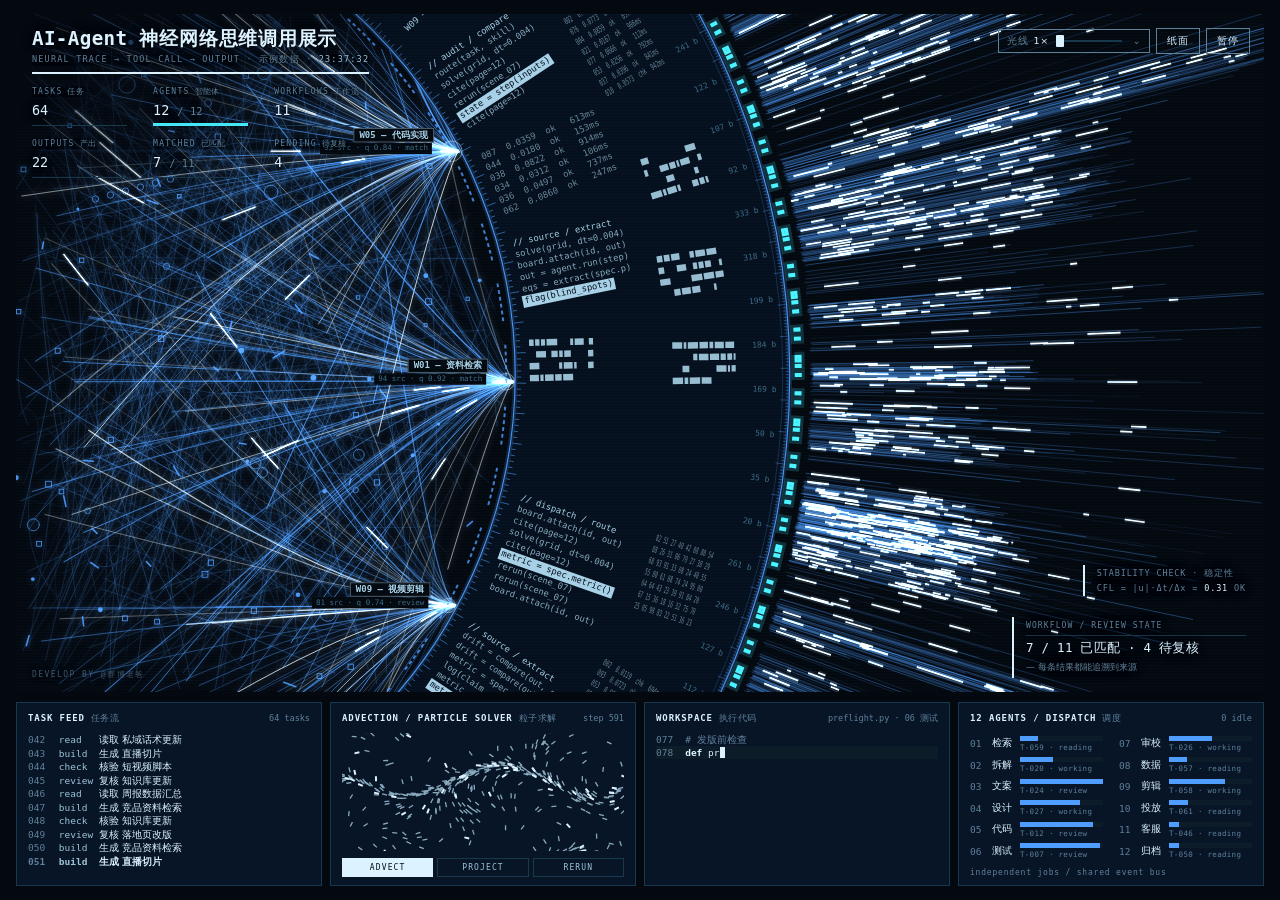
<file: _embedded_src/agent-index.patched.html>
<!doctype html>
<html lang="zh-CN">
<head>
<meta charset="utf-8">
<meta name="viewport" content="width=device-width,initial-scale=1,viewport-fit=cover">
<title>AI-Agent 神经网络思维调用展示</title>
<style>:root{box-sizing:border-box;padding-top:env(safe-area-inset-top,0px);padding-bottom:env(safe-area-inset-bottom,0px)}body{margin:0;font:14px -apple-system,BlinkMacSystemFont,sans-serif}[hidden]{display:none!important}</style>
</head>
<body>
<style>
/* Layout: 单一大屏 —— 仅 OPS 纸面工程，无主题切换。 */
:root{color-scheme:dark;--page:#07080d}
html,body{height:100%}
body{background:var(--page);overflow:hidden}
.th-host{position:relative;height:100%}
</style>
<meta name="claude:viewport-fit-sides" content="cover">
<div class="th-host" id="host-ops" hidden></div>


<!-- ===== OPS 纸面工程 · 调度大屏 ===== -->
<template id="tpl-ops">
<style>
/* Layout: 纸面工程图式大屏 —— 顶部指标轨 + 圆心偏左的大弧舞台（静止的汇聚连线 / 快速旋转的飞轮：环带数据块 + 外射谱线）+ 底部 2×4 仪表面板。浅色 = 纸与墨，深色 = 夜间科技蓝（与神经网络推理页同源） */
:host{
  --bg:#eeede8; --panel:#f6f5f1; --band:#eeede8;
  --ink:#151515; --ink2:#4a4a46; --mute:#86857f; --hair:#d2d0c9; --hair2:#e4e2dc;
  --accent:#151515; --bar:#151515; --chip-fg:#f6f5f1; --scan:transparent;
  --c-line:#151515; --c-hi:#000000; --c-hot:#000000; --c-text:#1a1a1a; --c-dim:#7d7c77;
  --font:"JetBrains Mono","Noto Sans SC",ui-monospace,Menlo,monospace;
  --cjk:"Noto Sans SC","JetBrains Mono",system-ui,sans-serif;
}
@media (prefers-color-scheme:dark){:host(:not([data-theme="light"])){
  --bg:#04080f; --panel:#071527; --band:#050f1d;
  --ink:#dcf3ff; --ink2:#9fc4d8; --mute:#5f8199; --hair:#17384d; --hair2:#0c1c28;
  --accent:#45e6f5; --bar:#4f9dff; --chip-fg:#031018; --scan:rgba(69,230,245,.022);
  --c-line:#4f9dff; --c-hi:#eafaff; --c-hot:#45e6f5; --c-text:#a8d0e6; --c-dim:#3d6b86;
  color-scheme:dark }}
:host([data-theme="dark"]){
  --bg:#04080f; --panel:#071527; --band:#050f1d;
  --ink:#dcf3ff; --ink2:#9fc4d8; --mute:#5f8199; --hair:#17384d; --hair2:#0c1c28;
  --accent:#45e6f5; --bar:#4f9dff; --chip-fg:#031018; --scan:rgba(69,230,245,.022);
  --c-line:#4f9dff; --c-hi:#eafaff; --c-hot:#45e6f5; --c-text:#a8d0e6; --c-dim:#3d6b86;
  color-scheme:dark }

:host{display:block;height:100%;overflow:auto}
[hidden]{display:none!important}
:host{background:var(--bg);color:var(--ink);font-family:var(--font);font-size:11px;-webkit-font-smoothing:antialiased}
.app{min-height:100%;box-sizing:border-box;display:grid;grid-template-rows:minmax(440px,1fr) auto;gap:10px;padding-block:14px;padding-left:max(16px,env(safe-area-inset-left,0px));padding-right:max(16px,env(safe-area-inset-right,0px))}

/* 顶部指标轨 */
.top{position:absolute;z-index:3;left:0;top:0;display:grid;grid-template-columns:repeat(3,minmax(86px,auto));gap:12px 26px;align-items:end;padding:14px 48px 34px 16px;pointer-events:none;text-shadow:0 0 2px var(--bg),0 0 6px var(--bg),0 0 12px var(--bg);background:radial-gradient(farthest-side at 0 0,color-mix(in srgb,var(--bg) 82%,transparent),color-mix(in srgb,var(--bg) 45%,transparent) 62%,transparent)}
.top .title{grid-column:1 / -1}
.cell{position:relative;min-width:0;padding-bottom:7px;border-bottom:1px solid var(--hair)}
.stat{min-width:86px}
.cell::after{content:"";position:absolute;left:0;bottom:-1px;height:3px;width:0;background:var(--accent);transition:width .9s ease}
.cell.on::after{width:100%}
.title::after{width:100%;height:2px;background:var(--ink)}
.title h1{margin:0;font-weight:800;font-size:clamp(16px,1.5vw,23px);letter-spacing:.02em;line-height:1.1;white-space:nowrap}
.title h1 .zh{font-family:var(--cjk);font-weight:700;letter-spacing:.04em}
.title p{margin:5px 0 0;font-size:8.5px;letter-spacing:.14em;color:var(--mute);white-space:nowrap;overflow:hidden;text-overflow:ellipsis}
.title p b{color:var(--ink2);font-weight:500;font-variant-numeric:tabular-nums}
.stat .k{display:block;font-size:8px;letter-spacing:.16em;color:var(--mute);white-space:nowrap;overflow:hidden;text-overflow:ellipsis}
.stat .k i{font-style:normal;font-family:var(--cjk);letter-spacing:.04em;margin-left:5px}
.stat .v{display:block;margin-top:6px;font-size:clamp(13px,1.05vw,16px);font-weight:500;font-variant-numeric:tabular-nums;white-space:nowrap}
.stat .v small{color:var(--mute);font-size:.78em}
.ctls{position:absolute;z-index:4;top:14px;right:14px;display:flex;gap:6px}
.btn{font:inherit;font-size:10px;letter-spacing:.1em;color:var(--ink);background:transparent;border:1px solid var(--mute);padding:5px 10px;cursor:pointer;white-space:nowrap;font-family:var(--cjk)}
.btn:hover{border-color:var(--ink)}
.btn:focus-visible,.seg button:focus-visible,#pc:focus-visible{outline:1px solid var(--accent);outline-offset:2px}

/* 光线速度控件 */
.ctls{align-items:center}
.spd{position:relative;display:flex;align-items:center;gap:7px;border:1px solid var(--mute);padding:3px 4px 3px 8px;height:24px;box-sizing:border-box}
.spd-k{font-family:var(--cjk);font-size:9.5px;letter-spacing:.08em;color:var(--mute);white-space:nowrap}
.spd-k b{margin-left:5px;color:var(--ink);font-weight:500;font-variant-numeric:tabular-nums}
.spd-r{-webkit-appearance:none;appearance:none;width:66px;height:12px;background:transparent;cursor:pointer;margin:0}
.spd-r::-webkit-slider-runnable-track{height:2px;background:var(--hair)}
.spd-r::-webkit-slider-thumb{-webkit-appearance:none;width:8px;height:12px;margin-top:-5px;background:var(--ink);border:0;border-radius:1px}
.spd-r::-moz-range-track{height:2px;background:var(--hair)}
.spd-r::-moz-range-thumb{width:8px;height:12px;background:var(--ink);border:0;border-radius:1px}
.spd-r:focus-visible{outline:1px solid var(--accent);outline-offset:3px}
.spd-q{width:16px;height:18px;padding:0;line-height:1;font-size:9px;border-color:transparent;color:var(--mute)}
.spd-q:hover{border-color:var(--mute);color:var(--ink)}
.spd-q-menu{position:absolute;z-index:5;top:calc(100% + 4px);right:0;display:grid;min-width:96px;background:var(--panel);border:1px solid var(--ink);box-shadow:3px 3px 0 color-mix(in srgb,var(--ink) 14%,transparent)}
.spd-q-menu button{font:inherit;font-size:9.5px;font-family:var(--cjk);letter-spacing:.06em;text-align:left;padding:5px 9px;background:transparent;border:0;color:var(--ink);cursor:pointer;white-space:nowrap;display:flex;justify-content:space-between;gap:10px}
.spd-q-menu button:hover{background:var(--hair2)}
.spd-q-menu button.on{font-weight:700}
.spd-q-menu button.on::after{content:"●";font-size:7px;color:var(--accent)}

/* 舞台 */
.stage{position:relative;min-height:0;overflow:hidden;background:var(--bg)}
.stage canvas{position:absolute;inset:0;width:100%;height:100%;display:block}
.stage::after{content:"";position:absolute;inset:0;pointer-events:none;background:repeating-linear-gradient(to bottom,var(--scan) 0 1px,transparent 1px 3px)}
.note{position:absolute;z-index:2;right:14px;bottom:14px;display:grid;gap:4px;min-width:220px;border-left:2px solid var(--ink);padding:4px 4px 4px 12px;pointer-events:none;text-shadow:0 0 2px var(--bg),0 0 6px var(--bg),0 0 12px var(--bg)}
.note .nh{font-size:8px;letter-spacing:.14em;color:var(--mute);border-bottom:1px solid var(--hair);padding-bottom:5px;white-space:nowrap}
.note b{font-size:12.5px;font-weight:500;letter-spacing:.02em;font-variant-numeric:tabular-nums;font-family:var(--font);white-space:nowrap}
.note .ns{font-size:9px;color:var(--mute);font-family:var(--cjk)}
.hud{position:absolute;z-index:2;right:14px;bottom:96px;display:grid;gap:3px;border-left:2px solid var(--ink);padding:3px 4px 3px 12px;font-size:8.5px;letter-spacing:.1em;color:var(--mute);white-space:nowrap;pointer-events:none;text-shadow:0 0 2px var(--bg),0 0 6px var(--bg),0 0 12px var(--bg)}
.hud b{color:var(--ink);font-weight:500;font-variant-numeric:tabular-nums}
.hud .warn{color:var(--accent);font-weight:700}
.tip{position:absolute;z-index:3;pointer-events:none;background:var(--panel);border:1px solid var(--ink);padding:6px 9px;font-size:10.5px;line-height:1.55;font-family:var(--cjk);max-width:250px}
.tip b{font-family:var(--font);font-weight:700;margin-right:6px}
.tip span{display:block;color:var(--mute);font-family:var(--font);font-size:9px}

/* 面板 */
.panels{display:grid;grid-template-columns:repeat(4,minmax(0,1fr));gap:8px}
.panel{min-width:0;height:184px;box-sizing:border-box;display:flex;flex-direction:column;background:var(--panel);border:1px solid var(--hair);padding:9px 11px 8px}
.ph{display:flex;justify-content:space-between;align-items:baseline;gap:10px;margin-bottom:8px;min-width:0}
.ph h2{margin:0;font-size:9px;font-weight:800;letter-spacing:.1em;white-space:nowrap;overflow:hidden;text-overflow:ellipsis;min-width:0}
.ph h2 i{font-style:normal;font-family:var(--cjk);font-weight:500;color:var(--mute);letter-spacing:.06em;margin-left:6px}
.ph span{font-size:8.5px;color:var(--mute);white-space:nowrap;font-variant-numeric:tabular-nums}
.pb{flex:1;min-height:0;position:relative;overflow:hidden}
.pb canvas{position:absolute;inset:0;width:100%;height:100%;display:block}
.pf{margin-top:6px;font-size:8px;letter-spacing:.1em;color:var(--mute);white-space:nowrap;overflow:hidden;text-overflow:ellipsis}
.pf b{color:var(--ink);font-weight:500}

.feed{list-style:none;margin:0;padding:0;height:100%;font-size:9.5px;line-height:13.5px}
.feed li{display:grid;grid-template-columns:2.4em 3.4em minmax(0,1fr);gap:8px;white-space:nowrap}
.feed .n{color:var(--mute);font-variant-numeric:tabular-nums}
.feed .vb{color:var(--ink2)}
.feed .d{overflow:hidden;text-overflow:ellipsis;font-family:var(--cjk)}
.feed li:last-child{font-weight:700}
.feed li:last-child .d{font-weight:700}

.seg{display:grid;grid-template-columns:repeat(3,1fr);gap:4px;margin-top:7px}
.seg button{font:inherit;font-size:8px;letter-spacing:.14em;padding:4px 0;border:1px solid var(--hair);background:transparent;color:var(--ink2);cursor:pointer}
.seg button:hover{border-color:var(--ink)}
.seg button.on{background:var(--ink);border-color:var(--ink);color:var(--chip-fg)}
#pc{cursor:crosshair}

.code{margin:0;height:100%;font-size:9.5px;line-height:13px;overflow:hidden}
.code .row{display:block;white-space:pre}
.code .row.cur{background:var(--hair2)}
.code .ln{color:var(--mute);margin-right:12px;user-select:none}
.code .kw{font-weight:800}
.code .str{color:var(--ink2)}
.code .cm{color:var(--mute)}
.caret{display:inline-block;width:.6em;height:11px;vertical-align:-2px;background:var(--ink);animation:blink 1s steps(1) infinite}
@keyframes blink{50%{opacity:0}}

.agents{list-style:none;margin:0;padding:0;height:100%;display:grid;grid-template-columns:1fr 1fr;grid-template-rows:repeat(6,minmax(0,1fr));grid-auto-flow:column;column-gap:16px}
.agents li{display:grid;grid-template-columns:1.7em 2.3em minmax(0,1fr);gap:6px;align-items:center;font-size:9.5px;min-width:0}
.agents .n{color:var(--mute);font-variant-numeric:tabular-nums}
.agents .r{font-family:var(--cjk)}
.agents li.idle .r{color:var(--mute)}
.agents .b{display:grid;gap:2px;min-width:0}
.agents .b b{display:block;height:5px;background:var(--hair2);position:relative;overflow:hidden}
.agents .b b i{position:absolute;left:0;top:0;bottom:0;background:var(--bar);transition:width .6s ease}
.agents .b small{font-size:7.5px;color:var(--mute);white-space:nowrap;overflow:hidden;text-overflow:ellipsis;letter-spacing:.04em}

@media (max-width:1100px){
  .panels{grid-template-columns:repeat(2,minmax(0,1fr))}
}
@media (max-width:640px){
  .app{grid-template-rows:auto auto}
  .top{right:0;grid-template-columns:repeat(3,minmax(0,1fr));gap:8px 14px;padding:10px 10px 18px}
  .top .title{box-sizing:border-box;padding-right:178px}
  .stat{min-width:0}
  .ctls{right:10px;top:10px}
  .stage{height:150vw;max-height:720px}
  .note{right:10px;bottom:10px;min-width:0;max-width:calc(100% - 20px);box-sizing:border-box}
  .hud{display:none}
  .panels{grid-template-columns:minmax(0,1fr)}
}
@media (prefers-reduced-motion:reduce){.cell::after{transition:none}.caret{animation:none}}

/* 系列水印：贴着舞台左下角，和图上的小标签同一套字 */
.wm{position:absolute;z-index:2;left:16px;bottom:12px;font-family:var(--font);font-size:8px;letter-spacing:.18em;color:var(--mute);opacity:.62;pointer-events:none;white-space:nowrap;text-shadow:0 0 2px var(--bg),0 0 6px var(--bg)}
</style>
<div class="app">
  <main class="stage" id="stage">
  <header class="top">
    <div class="cell title">
      <h1>AI-Agent <span class="zh">神经网络思维调用展示</span></h1>
      <p>NEURAL TRACE → TOOL CALL → OUTPUT · 示例数据 · <b id="clock">--</b></p>
    </div>
    <div class="cell stat"><span class="k">TASKS<i>任务</i></span><span class="v" id="s0">64</span></div>
    <div class="cell stat"><span class="k">AGENTS<i>智能体</i></span><span class="v" id="s1">12</span></div>
    <div class="cell stat"><span class="k">WORKFLOWS<i>工作流</i></span><span class="v" id="s2">11</span></div>
    <div class="cell stat"><span class="k">OUTPUTS<i>产出</i></span><span class="v" id="s3">0</span></div>
    <div class="cell stat"><span class="k">MATCHED<i>已匹配</i></span><span class="v" id="s4">0</span></div>
    <div class="cell stat"><span class="k">PENDING<i>待复核</i></span><span class="v" id="s5">0</span></div>
  </header>
  <div class="ctls">
    <div class="spd" role="group" aria-label="光线速度">
      <span class="spd-k">光线<b id="spdV">2.2×</b></span>
      <input class="spd-r" id="spd" type="range" min="0" max="4" step="1" value="2"
             aria-label="光线运动速度" aria-valuetext="2.2 倍">
      <button class="btn spd-q" id="spdq" type="button" aria-label="预设速度">⌄</button>
      <div class="spd-q-menu" id="spdQ" hidden></div>
    </div>
    <button class="btn" id="theme" type="button">夜间</button>
    <button class="btn" id="pause" type="button" aria-pressed="false">暂停</button>
  </div>
    <canvas id="sc" aria-label="调度主视图：左侧连线汇聚到三个工作流节点，中间旋转环带滚动执行记录，右侧旋转谱线表示输出流"></canvas>
    <div class="hud"><span>STABILITY CHECK · 稳定性</span><span>CFL = |u|·Δt/Δx = <b id="cfl">0.00</b> <span id="cflst">OK</span></span></div>
    <div class="note"><span class="nh">WORKFLOW / REVIEW STATE</span><b id="noteMain">— / 11 已匹配</b><span class="ns">— 每条结果都能追溯到来源</span></div>
    <div class="tip" id="tip" hidden></div>
    <div class="wm">DEVELOP BY @赛博老爸</div>
  </main>

  <section class="panels">
    <article class="panel">
      <div class="ph"><h2>TASK FEED<i>任务流</i></h2><span>64 tasks</span></div>
      <div class="pb"><ol class="feed" id="feed"></ol></div>
    </article>
    <article class="panel">
      <div class="ph"><h2>ADVECTION / PARTICLE SOLVER<i>粒子求解</i></h2><span id="stepN">step 561</span></div>
      <div class="pb" id="pcBox"><canvas id="pc" tabindex="0" aria-label="粒子流场，点击加入涡流"></canvas></div>
      <div class="seg" role="group" aria-label="求解模式">
        <button type="button" data-m="advect" class="on">ADVECT</button>
        <button type="button" data-m="project">PROJECT</button>
        <button type="button" data-m="rerun">RERUN</button>
      </div>
    </article>
    <article class="panel">
      <div class="ph"><h2>WORKSPACE<i>执行代码</i></h2><span id="codeMeta">python</span></div>
      <div class="pb"><pre class="code" id="code"></pre></div>
    </article>
    <article class="panel">
      <div class="ph"><h2>12 AGENTS / DISPATCH<i>调度</i></h2><span id="agMeta">0 idle</span></div>
      <div class="pb"><ul class="agents" id="agents"></ul></div>
      <div class="pf">independent jobs / shared event bus</div>
    </article>
  </section>
</div>
</template>


<script>
/* ===== OPS 纸面工程 ===== */
function mountOps(host, SR){
'use strict';

/* ================= 1. 数据配置（换成你自己的内容即可） ================= */
const CONFIG = {
  agents: [['01','检索'],['02','拆解'],['03','文案'],['04','设计'],['05','代码'],['06','测试'],
           ['07','审校'],['08','数据'],['09','剪辑'],['10','投放'],['11','客服'],['12','归档']],
  taskNames: ['竞品资料检索','需求拆解','短视频脚本','封面图六版','落地页改版','接口联调','合同条款审校','周报数据汇总',
              '投标文件生成','私域话术更新','素材归档','发版检查','用户反馈聚类','广告素材测试','知识库更新','直播切片'],
  workflows: ['资料检索','需求拆解','脚本生成','视觉设计','代码实现','测试验证','合规审校','数据汇总','视频剪辑','投放优化','知识归档'],
  // 执行代码面板：多套示例，随机轮换，一轮内不重复。agent = 对应 agents 的序号（0 起）
  codeSets: [
    {file: 'dispatch.py', agent: 1, start: 7, lines: [
      "# 每日调度：拆任务、派给智能体",
      "tasks = load_queue('今日')",
      "plan = split(tasks, by='skill')",
      "for step in plan:",
      "    agent = dispatch(step.skill)",
      "    out = agent.run(step)",
      "    if review(out) < 0.8:",
      "        out = agent.revise(out)",
      "    board.attach(step.id, out)"]},
    {file: 'retrieve.py', agent: 0, start: 18, lines: [
      "# 竞品资料检索",
      "def retrieve(topic, k=20):",
      "    hits = search.web(topic, top=k)",
      "    docs = [fetch(h.url) for h in hits]",
      "    docs = dedupe(docs, by='title')",
      "    notes = summarize(docs, lang='zh')",
      "    kb.save(topic, notes)",
      "    return notes"]},
    {file: 'script.py', agent: 2, start: 31, lines: [
      "# 短视频脚本：钩子 + 正文 + 互动",
      "def write_script(topic, pains):",
      "    hook = pick_hook(pains, max_s=5)",
      "    body = outline(topic, beats=4)",
      "    cta = ask_for_comment(topic)",
      "    draft = llm.write(hook, body, cta)",
      "    return polish(draft, tone='口语')"]},
    {file: 'cover.py', agent: 3, start: 42, lines: [
      "# 封面图六版，挑最佳",
      "specs = brief.cover_specs()",
      "imgs = []",
      "for i in range(6):",
      "    imgs.append(img.gen(specs, seed=i))",
      "scores = [rate(x, specs) for x in imgs]",
      "best = imgs[argmax(scores)]",
      "export(best, size='1080x1440')"]},
    {file: 'tender.py', agent: 6, start: 56, lines: [
      "# 投标文件：按甲方要求逐条响应",
      "reqs = parse_tender('招标文件.pdf')",
      "doc = Template('投标模板.docx')",
      "for r in reqs:",
      "    ans = draft_response(r, kb)",
      "    doc.fill(r.id, ans)",
      "missing = doc.check_required(reqs)",
      "assert not missing, missing",
      "doc.save('投标文件_v3.docx')"]},
    {file: 'weekly.py', agent: 7, start: 64, lines: [
      "# 周报数据汇总",
      "rows = db.query('tasks', week=42)",
      "done = [r for r in rows if r.done]",
      "rate = len(done) / len(rows)",
      "chart = plot.bar(group(done, 'agent'))",
      "report.add('完成率', f'{rate:.0%}')",
      "report.add_chart(chart)",
      "report.send(to='周报群')"]},
    {file: 'preflight.py', agent: 5, start: 77, lines: [
      "# 发版前检查",
      "def preflight(build):",
      "    tests = run_tests(build, fast=True)",
      "    if tests.failed:",
      "        return block(tests.failed)",
      "    diff = compare(build, last_release)",
      "    if diff.risk > 0.3:",
      "        return ask_review(diff)",
      "    return approve(build)"]},
    {file: 'ads_ab.py', agent: 9, start: 88, lines: [
      "# 广告素材测试：小预算跑 AB",
      "variants = load_creatives('第3批')",
      "for v in variants:",
      "    ads.launch(v, budget=200)",
      "wait(hours=24)",
      "stats = ads.report(variants)",
      "win = max(stats, key=lambda s: s.ctr)",
      "ads.scale(win, budget=2000)"]},
    {file: 'archive.py', agent: 11, start: 95, lines: [
      "# 素材归档与知识库更新",
      "files = scan('素材/本周')",
      "for f in files:",
      "    tags = vision.tag(f)",
      "    kb.index(f, tags=tags)",
      "    move(f, to=f'归档/{tags[0]}')",
      "log.info(f'归档 {len(files)} 个文件')"]}
  ]
};
const CODEBITS = ['eqs = extract(spec.p)','solve(grid, dt=0.004)','log(claim, consts)','assert stable(state)','check_mass(state, ref)',
  'flag(blind_spots)','drift = compare(out, ref)','rerun(scene_07)','cite(page=12)','metric = spec.metric()','state = step(inputs)',
  'out = agent.run(step)','score = review(out)','board.attach(id, out)','route(task, skill)','queue.push(task)'];

/* 飞轮转速（弧度/秒），越大转得越快 */
const SPIN = 0.16;
/* 光线运动倍率：汇聚光脉冲 / 谱线亮段的滑动速度乘数（可由右上角速度控件调整） */
const MOTION_STEPS = [1, 1.5, 2.2, 3, 4.2];
let MOTION = 2.2;

/* ================= 2. 工具 ================= */
const $ = s => SR.querySelector(s);
const TAU = Math.PI * 2;
const FONT = '"JetBrains Mono","Noto Sans SC",ui-monospace,Menlo,monospace';
const reduce = matchMedia('(prefers-reduced-motion: reduce)').matches;
const darkMQ = matchMedia('(prefers-color-scheme: dark)');
const root = host;
/* 默认夜间模式：首屏即为科技蓝夜间配色（右上角按钮可切回纸面配色） */
if (!root.dataset.theme) root.dataset.theme = 'dark';
function mulberry32(a){ return function(){ a |= 0; a = a + 0x6D2B79F5 | 0; let t = Math.imul(a ^ a >>> 15, 1 | a); t = t + Math.imul(t ^ t >>> 7, 61 | t) ^ t; return ((t ^ t >>> 14) >>> 0) / 4294967296; }; }
const pick = (rr, a) => a[(rr() * a.length) | 0];
const pad2 = n => String(n).padStart(2, '0');
const hms = d => `${pad2(d.getHours())}:${pad2(d.getMinutes())}:${pad2(d.getSeconds())}`;
const wrapPI = a => ((a + Math.PI) % TAU + TAU) % TAU - Math.PI;
const rgba = (hex, a) => { let h = hex.replace('#', ''); if (h.length === 3) h = h.split('').map(c => c + c).join(''); const n = parseInt(h, 16); return `rgba(${n >> 16 & 255},${n >> 8 & 255},${n & 255},${a})`; };
function fitCv(cv, ctx){ const r = cv.getBoundingClientRect(), d = Math.min(window.devicePixelRatio || 1, 2); const w = Math.max(1, r.width), h = Math.max(1, r.height); cv.width = Math.round(w * d); cv.height = Math.round(h * d); ctx.setTransform(d, 0, 0, d, 0, 0); return [w, h]; }
function qd(c, q){ c.beginPath(); c.moveTo(q.x1, q.y1); c.quadraticCurveTo(q.cx, q.cy, q.x2, q.y2); c.stroke(); }
function bez(q, u){ const v = 1 - u; return [v*v*q.x1 + 2*v*u*q.cx + u*u*q.x2, v*v*q.y1 + 2*v*u*q.cy + u*u*q.y2]; }

/* 主题：颜色全部来自 CSS 变量 */
let T = {};
const isDark = () => root.dataset.theme ? root.dataset.theme === 'dark' : darkMQ.matches;
function readTheme(){
  const cs = getComputedStyle(root), g = n => cs.getPropertyValue(n).trim();
  T = {dark: isDark(), bg: g('--bg'), panel: g('--panel'), band: g('--band'), ink: g('--ink'), ink2: g('--ink2'), mute: g('--mute'),
       hair: g('--hair'), hair2: g('--hair2'), line: g('--c-line'), hi: g('--c-hi'), hot: g('--c-hot'), text: g('--c-text'), dim: g('--c-dim')};
  T.cell = T.dark ? T.ink2 : T.ink;
  themeBtn.textContent = T.dark ? '纸面' : '夜间';
  themeBtn.setAttribute('aria-label', T.dark ? '切换到纸面配色' : '切换到夜间配色');
}

/* ================= 3. 模拟引擎（接真实数据时替换这一段） ================= */
const R = mulberry32(20261016);
const NA = CONFIG.agents.length, NW = CONFIG.workflows.length;
const tasks = Array.from({length: 64}, (_, i) => ({i, id: 'T-' + String(i + 1).padStart(3, '0'),
  name: CONFIG.taskNames[(R() * CONFIG.taskNames.length) | 0], wf: (R() * NW) | 0, prog: 0, state: 'queued', agent: -1}));
const agents = CONFIG.agents.map(([code, name], i) => ({i, code, name, task: -1}));
const wfs = CONFIG.workflows.map((name, i) => ({i, id: 'W' + pad2(i + 1), name, q: 0, cells: Array.from({length: 16}, () => R())}));
[0.91, 0.86, 0.72, 0.88, 0.84, 0.69, 0.93, 0.82, 0.74, 0.87, 0.71].forEach((q, i) => wfs[i].q = q);
const order = tasks.map(t => t.i);
for (let i = order.length - 1; i > 0; i--) { const j = (R() * (i + 1)) | 0; [order[i], order[j]] = [order[j], order[i]]; }
order.slice(0, 22).forEach(i => { tasks[i].state = 'done'; tasks[i].prog = 1; });
order.slice(22, 32).forEach((i, k) => { const t = tasks[i]; t.state = 'run'; t.prog = 0.06 + R() * 0.85; t.agent = k; agents[k].task = i; });

const running = () => agents.filter(a => a.task >= 0).length;
const doneCount = () => tasks.filter(t => t.state === 'done').length;
const matched = () => wfs.filter(w => w.q >= 0.8).length;

let logN = 38;
const feed = [];
const VERB = {read: '读取', build: '生成', check: '核验', review: '复核'};
function log(verb, t){ feed.push({n: logN++, verb, text: `${VERB[verb]} ${t.name}`}); if (feed.length > 30) feed.shift(); }
order.slice(8, 20).forEach((i, k) => log(['read', 'build', 'check', 'review'][k % 4], tasks[i]));

function step(){
  for (const a of agents) {
    if (a.task < 0) continue;
    const t = tasks[a.task];
    t.prog = Math.min(1, t.prog + 0.03 + Math.random() * 0.08);
    if (t.prog >= 1) { t.state = 'done'; t.agent = -1; a.task = -1; log(Math.random() < 0.5 ? 'check' : 'review', t); }
  }
  for (const a of agents) {
    if (a.task >= 0 || Math.random() > 0.4) continue;
    const q = tasks.filter(t => t.state === 'queued');
    if (!q.length) break;
    const t = q[(Math.random() * q.length) | 0];
    t.state = 'run'; t.agent = a.i; t.prog = 0.02; a.task = t.i; log(Math.random() < 0.5 ? 'read' : 'build', t);
  }
  const done = tasks.filter(t => t.state === 'done');
  if (done.length > 54) for (let k = 0; k < 18; k++) { const t = done[(Math.random() * done.length) | 0]; t.state = 'queued'; t.prog = 0; }
  const w = wfs[(Math.random() * NW) | 0];
  w.q = Math.max(0.6, Math.min(0.97, w.q + (Math.random() - 0.38) * 0.05));
  w.cells[(Math.random() * 16) | 0] = Math.random();
  renderAll();
}

/* ================= 4. DOM 面板 ================= */
const themeBtn = $('#theme'), pauseBtn = $('#pause');
const feedEl = $('#feed'), agentsEl = $('#agents'), codeEl = $('#code');

function renderStats(){
  const run = running(), m = matched();
  $('#s1').innerHTML = `${run} <small>/ ${NA}</small>`;
  $('#s3').textContent = doneCount();
  $('#s4').innerHTML = `${m} <small>/ ${NW}</small>`;
  $('#s5').textContent = NW - m;
  $('#noteMain').textContent = `${m} / ${NW} 已匹配 · ${NW - m} 待复核`;
  $('#agMeta').textContent = `${NA - run} idle`;
}
function renderFeed(){
  const n = Math.max(4, Math.floor(feedEl.clientHeight / 13.5));
  feedEl.innerHTML = feed.slice(-n).map(e => `<li><span class="n">${String(e.n).padStart(3, '0')}</span><span class="vb">${e.verb}</span><span class="d">${e.text}</span></li>`).join('');
}
function renderAgents(){
  agentsEl.innerHTML = agents.map(a => {
    const t = a.task >= 0 ? tasks[a.task] : null;
    const st = t ? `${t.id} · ${t.prog < 0.35 ? 'reading' : t.prog < 0.75 ? 'working' : 'review'}` : 'idle';
    return `<li class="${t ? 'busy' : 'idle'}"><span class="n">${a.code}</span><span class="r">${a.name}</span><span class="b"><b><i style="width:${t ? Math.max(4, t.prog * 100).toFixed(0) : 0}%"></i></b><small>${st}</small></span></li>`;
  }).join('');
}
function renderAll(){ renderStats(); renderFeed(); renderAgents(); if (hoverHub >= 0) showTip(); }

const esc = s => s.replace(/&/g, '&amp;').replace(/</g, '&lt;').replace(/>/g, '&gt;');
const hl = s => s.trim().startsWith('#') ? `<span class="cm">${esc(s)}</span>`
  : esc(s).replace(/('[^']*'?)/g, '<span class="str">$1</span>').replace(/\b(for|in|if|def|return|not|assert|lambda)\b/g, '<span class="kw">$1</span>');

/* 执行代码：逐字打出一套，停顿后换另一套；一轮内不重复，也不会连着出现同一套 */
let codeOrder = [], codeIdx = -1, cset = null, cl = 0, cc = 0, hold = 0, linePause = 0;
function nextCodeSet(){
  if (!codeOrder.length) {
    codeOrder = CONFIG.codeSets.map((_, i) => i).filter(i => i !== codeIdx);
    for (let i = codeOrder.length - 1; i > 0; i--) { const j = (Math.random() * (i + 1)) | 0; [codeOrder[i], codeOrder[j]] = [codeOrder[j], codeOrder[i]]; }
  }
  codeIdx = codeOrder.shift();
  cset = CONFIG.codeSets[codeIdx]; cl = 0; cc = 0; hold = 0; linePause = 0;
  const a = agents[cset.agent] || agents[0];
  $('#codeMeta').textContent = `${cset.file} · ${a.code} ${a.name}`;
}
function renderCode(){
  const fit = Math.max(4, Math.floor(codeEl.clientHeight / 13));
  let html = '';
  for (let i = Math.max(0, cl - fit + 1); i <= cl; i++) {
    const txt = i < cl ? cset.lines[i] : cset.lines[i].slice(0, cc);
    html += `<span class="row${i === cl ? ' cur' : ''}"><span class="ln">${String(i + cset.start).padStart(3, '0')}</span>${hl(txt)}${i === cl ? '<span class="caret"></span>' : ''}</span>`;
  }
  codeEl.innerHTML = html;
}
function typeTick(){
  if (hold > 0) { if (--hold === 0) nextCodeSet(); renderCode(); return; }
  if (linePause > 0) { linePause--; return; }
  cc += Math.random() < 0.3 ? 2 : 1;
  if (cc >= cset.lines[cl].length) {
    cc = cset.lines[cl].length;
    if (cl < cset.lines.length - 1) { renderCode(); cl++; cc = 0; linePause = 5; }
    else hold = 60;
  }
  renderCode();
}

/* ================= 5. 主舞台 ================= */
const stage = $('#stage'), sc = $('#sc'), sctx = sc.getContext('2d'), tip = $('#tip');
let W = 1, H = 1, DPR = 1, G = null, layThreads = null, layRing = null;
let hubs = [], pulses = [], blocks = [], streaks = [], blockFS = 8, blockLH = 11;
let hoverHub = -1, needs = true, stageDirty = true, panelsNeed = true;
const hubWf = [4, 0, 8], hubCh = [-10, -10, -10];   // 三个汇聚节点当前对应的工作流、上次切换时间
let hubTurn = 0;
const ax = (Rr, y) => G.cx + Math.sqrt(Math.max(0, Rr * Rr - (y - G.cy) * (y - G.cy)));
const visAng = (Rr, pad) => Math.asin(Math.min(1, (Math.max(G.cy, H - G.cy) + pad) / Rr));
function mkLayer(){ const cv = document.createElement('canvas'); cv.width = Math.round(W * DPR); cv.height = Math.round(H * DPR); const c = cv.getContext('2d'); c.setTransform(DPR, 0, 0, DPR, 0, 0); return [cv, c]; }
function bloom(cv, c, amount){
  if (!T.dark || typeof c.filter !== 'string') return;
  const g = document.createElement('canvas'); g.width = cv.width; g.height = cv.height;
  const gc = g.getContext('2d'); gc.filter = `blur(${3 * DPR}px)`; gc.drawImage(cv, 0, 0);
  c.save(); c.setTransform(1, 0, 0, 1, 0, 0); c.globalCompositeOperation = 'lighter'; c.globalAlpha = amount; c.drawImage(g, 0, 0); c.restore();
}

function layoutStage(){
  const r = sc.getBoundingClientRect();
  DPR = Math.min(window.devicePixelRatio || 1, 2);
  W = Math.max(1, r.width); H = Math.max(1, r.height);
  sc.width = Math.round(W * DPR); sc.height = Math.round(H * DPR);
  const narrow = W < 700;
  const R1 = narrow ? Math.max(H * 0.8, W * 0.85) : Math.max(H * 0.72, W * 0.24);
  const cx = W * (narrow ? 0.36 : 0.40) - R1;
  G = {cx, cy: H * 0.5 + (narrow ? 70 : 22), R1, R2: R1 + W * (narrow ? 0.26 : 0.22), narrow};
  buildStreaks(); buildThreads(); buildRing(); buildBlocks();
}

/* --- 飞轮谱线：整圈生成，每帧只画可见扇区 --- */
function buildStreaks(){
  const rr = mulberry32(5), thVis = visAng(G.R2, 30);
  const density = (G.narrow ? 420 : 1100) / (2 * thVis);
  streaks = [];
  const mk = (th, Lc, hot) => {
    const s = {th: ((th % TAU) + TAU) % TAU, off: 20 + rr() * 4, f: Lc * (0.7 + rr() * 0.42), b: (rr() * 4) | 0, hot, d: []};
    const nd = rr() < 0.42 ? 1 + ((rr() * 2) | 0) : 0;
    for (let i = 0; i < nd; i++) s.d.push({p: rr() * 0.92, len: 4 + rr() * 34, v: 0});
    if (rr() < 0.3) s.d.push({p: rr(), len: 5 + rr() * 20, v: 0.05 + rr() * 0.22});
    streaks.push(s);
  };
  let a = 0;
  while (a < TAU) {
    const spread = 0.008 + rr() * 0.045, n = Math.round(spread * 2 * density * (0.6 + rr() * 0.9));
    const Lc = 0.28 + rr() * 0.72, hot = rr() < 0.14;
    for (let j = 0; j < n; j++) mk(a + (rr() * 2 - 1) * spread, Lc, hot);
    a += spread * 2 + rr() * 0.05;
  }
  const nl = Math.round(density * 0.25 * TAU);
  for (let j = 0; j < nl; j++) mk(rr() * TAU, 0.15 + rr() * 0.85, false);
}

function buildThreads(){
  const [cv, c] = mkLayer(), rr = mulberry32(99), {cx, cy, R1, narrow} = G;
  const k = narrow ? 0.5 : 1, A = T.dark ? 1.3 : 1;
  const inner = y => ax(R1, y);
  const rp = (padR = 8) => { const y = rr() * H; return [rr() * Math.max(10, inner(y) - padR), y]; };
  c.save(); c.beginPath(); c.arc(cx, cy, R1 - 1, 0, TAU); c.clip();
  c.lineCap = 'round'; c.strokeStyle = T.line;
  for (let i = 0; i < Math.round(360 * k); i++) {
    const [x1, y1] = rp(), [x2, y2] = rp();
    c.globalAlpha = Math.min(1, (0.05 + rr() * 0.2) * A); c.lineWidth = 0.45 + rr() * 0.5;
    c.beginPath(); c.moveTo(x1, y1); c.quadraticCurveTo((x1 + x2) / 2 + (rr() - 0.5) * 90, (y1 + y2) / 2 + (rr() - 0.5) * 90, x2, y2); c.stroke();
  }
  for (let i = 0; i < Math.round(22 * k); i++) {
    const rad = 200 + rr() * 900, a0 = rr() * TAU;
    c.globalAlpha = (0.08 + rr() * 0.16) * A; c.lineWidth = 0.6;
    c.beginPath(); c.arc(rr() * W * 0.4 - rad * 0.3, rr() * H, rad, a0, a0 + 0.3 + rr() * 0.8); c.stroke();
  }
  hubs = [];
  (narrow ? [-0.2, 0.07, 0.3] : [-0.33, 0.01, 0.34]).forEach((off, h) => {
    const y = cy + H * off, x = inner(y) - 3, hub = {x, y, curves: [], wf: [4, 0, 8][h]};
    const n = Math.round((narrow ? 40 : 80) + rr() * 30);
    for (let i = 0; i < n; i++) {
      const sy = y + (rr() - 0.5) * H * 1.1, sx = rr() * Math.max(20, x - 60);
      const q = {x1: sx, y1: sy, cx: x - (x - sx) * (0.18 + rr() * 0.25), cy: y + (sy - y) * (0.02 + rr() * 0.18), x2: x, y2: y + (rr() - 0.5) * 3};
      hub.curves.push(q);
      c.strokeStyle = T.dark && rr() < 0.22 ? T.hi : T.line;
      c.globalAlpha = Math.min(1, (0.14 + rr() * 0.5) * A); c.lineWidth = 0.45 + rr() * 0.7; qd(c, q);
    }
    c.strokeStyle = T.dark ? T.hi : T.line; c.globalAlpha = 1; c.lineWidth = 3.2;
    c.beginPath(); c.moveTo(x - 16, y); c.lineTo(x + 1, y); c.stroke();
    hubs.push(hub);
  });
  c.strokeStyle = T.line; c.fillStyle = T.line; c.lineWidth = 0.8;
  for (let i = 0; i < Math.round(28 * k); i++) { const [x, y] = rp(20), s = 3 + rr() * 3; c.globalAlpha = 0.7 * A; c.strokeRect(x - s / 2, y - s / 2, s, s); }
  for (let i = 0; i < Math.round(14 * k); i++) { const [x, y] = rp(20); c.globalAlpha = 0.6 * A; c.beginPath(); c.arc(x, y, 2.5 + rr() * 6, 0, TAU); c.stroke(); }
  for (let i = 0; i < Math.round(16 * k); i++) { const [x, y] = rp(20); c.globalAlpha = 0.85; c.beginPath(); c.arc(x, y, 1.4 + rr() * 1.6, 0, TAU); c.fill(); }
  c.lineWidth = 1.6;
  for (let i = 0; i < Math.round(26 * k); i++) { const [x, y] = rp(20), a = rr() * TAU, l = 5 + rr() * 9; c.globalAlpha = 0.8; c.beginPath(); c.moveTo(x, y); c.lineTo(x + Math.cos(a) * l, y + Math.sin(a) * l); c.stroke(); }
  { const [x, y] = rp(130); c.lineWidth = 0.9; c.globalAlpha = 0.75; for (let i = 0; i < 6; i++) { c.beginPath(); c.arc(x + i * 15, y - i * 4, 3.2, 0, TAU); c.stroke(); } }
  c.restore();
  c.globalAlpha = 1;
  bloom(cv, c, 0.55);
  layThreads = cv;
  pulses = Array.from({length: narrow ? 14 : 34}, () => newPulse(true));
}
function newPulse(rand){ const h = hubs[(Math.random() * hubs.length) | 0]; return {q: h.curves[(Math.random() * h.curves.length) | 0], u: rand ? Math.random() : 0, v: 0.16 + Math.random() * 0.34}; }

/* --- 环带底板：只放不转的部分（底色、两条弧、节点标签） --- */
function buildRing(){
  const [cv, c] = mkLayer(), {cx, cy, R1, R2, narrow} = G, half = Math.PI / 2;
  c.beginPath(); c.arc(cx, cy, R2, 0, TAU); c.arc(cx, cy, R1, 0, TAU, true); c.fillStyle = T.band; c.fill();
  c.strokeStyle = T.line;
  if (T.dark) { c.globalAlpha = 0.18; c.lineWidth = 5; c.beginPath(); c.arc(cx, cy, R2, -half, half); c.stroke(); c.beginPath(); c.arc(cx, cy, R1, -half, half); c.stroke(); }
  c.globalAlpha = T.dark ? 0.95 : 0.85; c.lineWidth = 1.1;
  c.beginPath(); c.arc(cx, cy, R1, -half, half); c.stroke();
  c.beginPath(); c.arc(cx, cy, R2, -half, half); c.stroke();
  c.globalAlpha = 0.3; c.lineWidth = 0.7; c.beginPath(); c.arc(cx, cy, R2 - 7, -half, half); c.stroke();
  c.globalAlpha = 1;
  layRing = cv;
}

/* --- 环带数据块：整圈排布，随飞轮一起转，文字沿半径方向 --- */
function buildBlocks(){
  blocks = [];
  blockFS = G.narrow ? 5.8 : 8.8; blockLH = blockFS * 1.34;
  for (const col of (G.narrow ? [0] : [0, 1])) {
    const rr = mulberry32(11 + col * 97);
    const types = col ? ['table', 'grid', 'bars', 'table', 'tag'] : ['code', 'table', 'bars', 'code', 'tag', 'code'];
    let th = rr() * 0.05;
    while (th < TAU - 0.06) {
      const type = pick(rr, types); let lines = [];
      if (type === 'code') { lines = ['// ' + pick(rr, ['source / extract', 'audit / compare', 'dispatch / route', 'review / revise'])]; const n = 5 + ((rr() * 6) | 0); for (let i = 0; i < n; i++) lines.push(pick(rr, CODEBITS)); }
      else if (type === 'table') { const n = 6 + ((rr() * 4) | 0); for (let i = 0; i < n; i++) lines.push(`${String((rr() * 99) | 0).padStart(3, '0')}  ${(rr() * 0.09).toFixed(4)}  ${rr() < 0.8 ? 'ok ' : 'chk'}  ${(100 + rr() * 900) | 0}ms`); }
      else if (type === 'grid') { const n = 5 + ((rr() * 3) | 0); for (let i = 0; i < n; i++) { let s = ''; for (let j = 0; j < 8; j++) s += String((rr() * 99) | 0).padStart(2, '0') + ' '; lines.push(s.trim()); } }
      else if (type === 'bars') { lines = Array(4 + ((rr() * 3) | 0)).fill(''); }
      else { lines = [`${pick(rr, wfs).id} — ${pick(rr, ['mood', 'drift', 'scope', 'route', 'spec'])}`]; }
      const h = lines.length * blockLH + 4, dth = h / G.R1;
      if (th + dth > TAU - 0.03) break;
      blocks.push({type, lines, h, th: th + dth / 2, col, ind: rr(), seed: (rr() * 100000) | 0});
      th += dth + (10 + rr() * 18) / G.R1;
    }
  }
}

function drawBlocks(c, t){
  const {cx, cy, R1, R2} = G, rot = t * SPIN, band = R2 - R1, thVis = visAng(R1, 50);
  c.font = `500 ${blockFS}px ${FONT}`; c.textBaseline = 'top';
  for (const b of blocks) {
    const th = wrapPI(b.th + rot);
    if (th > thVis || th < -thVis) continue;
    const x0 = R1 + 14 + (b.col ? band * 0.5 : 0) + b.ind * band * 0.04;
    const maxW = b.col || G.narrow ? Math.max(12, R2 - (G.narrow ? 34 : 54) - x0) : band * 0.45;
    const y = -b.h / 2;
    c.save(); c.translate(cx, cy); c.rotate(th);
    if (b.type === 'bars') {
      const rr = mulberry32(b.seed); c.fillStyle = T.text; c.globalAlpha = 0.9;
      for (let i = 0; i < b.lines.length; i++) { let x = x0; const lim = x0 + Math.min(maxW, G.narrow ? 34 : 64); while (x < lim) { const w = 2 + rr() * 9; if (rr() < 0.62) c.fillRect(x, y + 2 + i * blockLH, Math.min(w, lim - x), blockLH * 0.55); x += w + 1.5; } }
    } else {
      const hi = b.type === 'code' ? 1 + (((t * 0.6) | 0) + b.seed) % (b.lines.length - 1) : -1;
      for (let i = 0; i < b.lines.length; i++) {
        const ly = y + 2 + i * blockLH;
        if (i === hi) {
          const tw = Math.min(maxW, c.measureText(b.lines[i]).width) + 4;
          c.globalAlpha = 1; c.fillStyle = T.text; c.fillRect(x0 - 2, ly - 1, tw, blockLH); c.fillStyle = T.band;
        } else {
          c.fillStyle = T.text; c.globalAlpha = i === 0 && b.type !== 'table' && b.type !== 'grid' ? 1 : b.type === 'code' ? 0.8 : 0.62;
        }
        c.fillText(b.lines[i], x0, ly, maxW);
      }
    }
    c.restore();
  }
  c.globalAlpha = 1;
}

/* --- 飞轮刻度与字节标签，跟着转 --- */
const labelVal = k => (((k * 2654435761) >>> 0) % 360) + 20;
function drawWheelMarks(c, t){
  const {cx, cy, R1, R2, narrow} = G, rot = t * SPIN;
  const p = new Path2D(), s1 = 6 / R1, t1 = visAng(R1, 12);
  for (let k = Math.ceil((-t1 - rot) / s1), e = Math.floor((t1 - rot) / s1); k <= e; k++) {
    const a = k * s1 + rot, l = k % 5 === 0 ? 9 : 4, ca = Math.cos(a), sa = Math.sin(a);
    p.moveTo(cx + ca * (R1 + 2), cy + sa * (R1 + 2)); p.lineTo(cx + ca * (R1 + 2 + l), cy + sa * (R1 + 2 + l));
  }
  c.strokeStyle = T.line; c.globalAlpha = 0.7; c.lineWidth = 0.8; c.stroke(p);
  const q = new Path2D(), s2 = 3.2 / R2, t2 = visAng(R2, 12);
  for (let k = Math.ceil((-t2 - rot) / s2), e = Math.floor((t2 - rot) / s2); k <= e; k++) {
    const a = k * s2 + rot, l = k % 10 === 0 ? 8 : 3, ca = Math.cos(a), sa = Math.sin(a);
    q.moveTo(cx + ca * (R2 - 1), cy + sa * (R2 - 1)); q.lineTo(cx + ca * (R2 - 1 - l), cy + sa * (R2 - 1 - l));
  }
  c.globalAlpha = 0.55; c.lineWidth = 0.7; c.stroke(q);
  const s3 = (narrow ? 34 : 46) / R2;
  c.globalAlpha = 1; c.fillStyle = T.dim; c.font = `${narrow ? 6 : 8}px ${FONT}`; c.textAlign = 'right'; c.textBaseline = 'middle';
  for (let k = Math.ceil((-t2 - rot) / s3), e = Math.floor((t2 - rot) / s3); k <= e; k++) {
    c.save(); c.translate(cx, cy); c.rotate(k * s3 + rot); c.fillText(`${labelVal(k)} b`, R2 - 13, 0); c.restore();
  }
  c.textAlign = 'left';
}

/* --- 飞轮谱线：基础细线 + 荧光扇区 + 滑动亮段 --- */
const BA = [0.09, 0.17, 0.27, 0.4];
function drawWheelStreaks(c, t, dt){
  const {cx, cy, R2} = G, rot = t * SPIN, thVis = visAng(R2, 30);
  const base = [new Path2D(), new Path2D(), new Path2D(), new Path2D()], hotP = new Path2D(), dashP = new Path2D(), hotD = new Path2D();
  for (const s of streaks) {
    const th = wrapPI(s.th + rot);
    if (th > thVis || th < -thVis) continue;
    const cp = Math.cos(th), sp = Math.sin(th), r0 = R2 + s.off, x0 = cx + cp * r0, y0 = cy + sp * r0;
    const reach = Math.max(40, (W + 20 - x0) / Math.max(0.2, cp)), L = Math.min(reach, s.f * reach);
    const p = s.hot ? hotP : base[s.b];
    p.moveTo(x0, y0); p.lineTo(x0 + cp * L, y0 + sp * L);
    const q = s.hot ? hotD : dashP;
    for (const d of s.d) {
      if (d.v) d.p = (d.p + d.v * dt * MOTION) % 1;
      const a0 = d.p * L, a1 = Math.min(L, a0 + d.len);
      q.moveTo(x0 + cp * a0, y0 + sp * a0); q.lineTo(x0 + cp * a1, y0 + sp * a1);
    }
  }
  c.lineCap = 'butt'; c.strokeStyle = T.line; c.lineWidth = 0.7;
  const A = T.dark ? 1.3 : 1;
  base.forEach((p, i) => { c.globalAlpha = Math.min(0.9, BA[i] * A); c.stroke(p); });
  if (T.dark) {
    c.globalCompositeOperation = 'lighter';
    c.strokeStyle = T.hot; c.globalAlpha = 0.1; c.lineWidth = 4.5; c.stroke(hotP);
    c.globalAlpha = 0.6; c.lineWidth = 0.9; c.stroke(hotP);
    c.globalAlpha = 0.12; c.strokeStyle = T.hi; c.lineWidth = 5; c.stroke(dashP);
    c.globalAlpha = 0.9; c.lineWidth = 1.6; c.stroke(dashP);
    c.strokeStyle = T.hot; c.globalAlpha = 0.3; c.lineWidth = 7; c.stroke(hotD);
    c.strokeStyle = T.hi; c.globalAlpha = 1; c.lineWidth = 2; c.stroke(hotD);
    c.globalCompositeOperation = 'source-over';
  } else {
    c.strokeStyle = T.hot; c.globalAlpha = 0.5; c.lineWidth = 0.8; c.stroke(hotP);
    c.strokeStyle = T.line; c.globalAlpha = 0.8; c.lineWidth = 1.5; c.stroke(dashP);
    c.strokeStyle = T.hot; c.globalAlpha = 0.95; c.lineWidth = 2; c.stroke(hotD);
  }
  c.globalAlpha = 1;
}

function drawPulses(c, dt){
  const p = new Path2D();
  for (let i = 0; i < pulses.length; i++) {
    const m = pulses[i]; m.u += m.v * dt * MOTION;
    if (m.u > 1) { pulses[i] = newPulse(false); continue; }
    const u0 = Math.max(0, m.u - 0.07);
    for (let k = 0; k <= 6; k++) { const [x, y] = bez(m.q, u0 + (m.u - u0) * k / 6); k ? p.lineTo(x, y) : p.moveTo(x, y); }
  }
  c.lineCap = 'round';
  if (T.dark) { c.globalCompositeOperation = 'lighter'; c.strokeStyle = T.hi; c.globalAlpha = 0.12; c.lineWidth = 4.5; c.stroke(p); c.globalAlpha = 0.9; c.lineWidth = 1.4; c.stroke(p); c.globalCompositeOperation = 'source-over'; }
  else { c.strokeStyle = T.line; c.globalAlpha = 0.8; c.lineWidth = 1.35; c.stroke(p); }
  c.globalAlpha = 1;
}
function drawHubMarks(c, t){
  hubs.forEach((h, i) => {
    const on = i === hoverHub, r = on ? 15 : 9 + 2 * Math.sin(t * 2 + i);
    c.strokeStyle = T.dark ? T.hi : T.line; c.globalAlpha = on ? 1 : 0.55; c.lineWidth = on ? 1.2 : 0.8;
    c.beginPath(); c.arc(h.x - 6, h.y, r, 0, TAU); c.stroke();
    if (on) { c.beginPath(); c.moveTo(h.x - 30, h.y); c.lineTo(h.x - 22, h.y); c.moveTo(h.x - 6, h.y - 24); c.lineTo(h.x - 6, h.y - 16); c.moveTo(h.x - 6, h.y + 16); c.lineTo(h.x - 6, h.y + 24); c.stroke(); }
  });
  c.globalAlpha = 1;
}

/* --- 扫光：一道光束绕圆心快速扫过飞轮 --- */
function drawBeam(c, t){
  const {cx, cy, R1} = G, a = wrapPI(t * 0.85), w = 0.24, tv = visAng(R1, 40);
  if (a < -tv || a - w > tv) return;
  const far = W * 2, col = T.dark ? T.hot : T.line;
  c.save();
  c.beginPath(); c.moveTo(cx + Math.cos(a - w) * R1, cy + Math.sin(a - w) * R1);
  c.arc(cx, cy, far, a - w, a); c.arc(cx, cy, R1, a, a - w, true); c.closePath();
  if (c.createConicGradient) {
    const g = c.createConicGradient(a - w, cx, cy), f = w / TAU;
    g.addColorStop(0, rgba(col, 0)); g.addColorStop(f * 0.97, rgba(col, T.dark ? 0.2 : 0.07)); g.addColorStop(f, rgba(col, 0)); g.addColorStop(1, rgba(col, 0));
    c.fillStyle = g;
  } else { c.fillStyle = rgba(col, T.dark ? 0.08 : 0.03); }
  if (T.dark) c.globalCompositeOperation = 'lighter';
  c.fill();
  c.beginPath(); c.moveTo(cx + Math.cos(a) * R1, cy + Math.sin(a) * R1); c.lineTo(cx + Math.cos(a) * far, cy + Math.sin(a) * far);
  c.strokeStyle = col; c.globalAlpha = T.dark ? 0.55 : 0.35; c.lineWidth = 1; c.stroke();
  c.restore();
}

/* --- 齿环：外圈反向快转、内圈反向慢转 --- */
function drawGears(c, t){
  const {cx, cy, R1, R2} = G;
  const ro = -t * SPIN * 2.6, r0 = R2 + 5, r1 = R2 + 12, n = Math.round(TAU * R2 / 9), st = TAU / n, tv = visAng(R2, 30);
  const p = new Path2D();
  for (let k = Math.ceil((-tv - ro) / st), e = Math.floor((tv - ro) / st); k <= e; k++) {
    const m = ((k % 7) + 7) % 7; if (m === 3 || m === 6) continue;
    const a = k * st + ro, a2 = a + st * (m === 0 ? 0.85 : 0.45);
    p.moveTo(cx + Math.cos(a) * r0, cy + Math.sin(a) * r0); p.arc(cx, cy, r0, a, a2); p.arc(cx, cy, r1, a2, a, true); p.closePath();
  }
  const ri = R1 - 9, si = TAU / Math.round(TAU * R1 / 7), ti = visAng(R1, 30), roi = -t * SPIN * 1.6;
  const q = new Path2D();
  for (let k = Math.ceil((-ti - roi) / si), e = Math.floor((ti - roi) / si); k <= e; k++) {
    if (((k % 9) + 9) % 9 > 5) continue;
    const a = k * si + roi; q.moveTo(cx + Math.cos(a) * ri, cy + Math.sin(a) * ri); q.arc(cx, cy, ri, a, a + si * 0.55);
  }
  if (T.dark) {
    c.globalCompositeOperation = 'lighter';
    c.fillStyle = T.hot; c.globalAlpha = 0.85; c.fill(p);
    c.strokeStyle = T.hot; c.globalAlpha = 0.18; c.lineWidth = 6; c.stroke(p);
    c.globalCompositeOperation = 'source-over';
    c.strokeStyle = T.line; c.globalAlpha = 0.8; c.lineWidth = 2; c.stroke(q);
  } else {
    c.fillStyle = T.line; c.globalAlpha = 0.8; c.fill(p);
    c.strokeStyle = T.line; c.globalAlpha = 0.6; c.lineWidth = 2; c.stroke(q);
  }
  c.globalAlpha = 1;
}

/* --- 三个汇聚节点的标签：定时切换工作流，切换时乱码跳动 --- */
const GLYPH = '01#%&*+=/<>▚▞▙▟░▒';
function switchHub(){
  const i = hubTurn++ % hubWf.length;
  const busy = [...new Set(tasks.filter(t => t.state === 'run').map(t => t.wf))].filter(w => !hubWf.includes(w));
  const pool = busy.length ? busy : wfs.map(w => w.i).filter(w => !hubWf.includes(w));
  hubWf[i] = pool[(Math.random() * pool.length) | 0];
  hubCh[i] = simT; needs = true;
  const h = hubs[i];
  if (h) for (let k = 0; k < 10; k++) pulses[(Math.random() * pulses.length) | 0] = {q: h.curves[(Math.random() * h.curves.length) | 0], u: Math.random() * 0.3, v: 0.5 + Math.random() * 0.45};
  if (hoverHub === i) showTip();
}
function drawHubLabels(c, t){
  const fs = G.narrow ? 6.5 : 9;
  c.textAlign = 'right'; c.textBaseline = 'middle';
  hubs.forEach((h, i) => {
    const w = wfs[hubWf[i]], full = `${w.id} — ${w.name}`, e = t - hubCh[i];
    let s = full;
    if (e >= 0 && e < 0.6) {
      const n = Math.floor(e / 0.6 * full.length);
      s = full.slice(0, n) + Array.from(full.slice(n), ch => ch === ' ' ? ' ' : GLYPH[(Math.random() * GLYPH.length) | 0]).join('');
    }
    const fresh = e >= 0 && e < 1.1, jump = e >= 0 && e < 0.4 ? -6 * Math.sin(e / 0.4 * Math.PI) : 0;
    const x = h.x - 30, y = h.y - 16 + jump;
    c.font = `700 ${fs}px ${FONT}`;
    const tw = c.measureText(s).width;
    c.globalAlpha = 1; c.fillStyle = fresh ? T.text : T.bg; c.fillRect(x - tw - 6, y - fs * 0.8, tw + 12, fs * 1.6);
    if (!fresh) { c.strokeStyle = T.text; c.globalAlpha = 0.5; c.lineWidth = 0.8; c.strokeRect(x - tw - 6 + 0.5, y - fs * 0.8 + 0.5, tw + 11, fs * 1.6 - 1); c.globalAlpha = 1; }
    c.fillStyle = fresh ? T.band : T.text; c.fillText(s, x, y);
    const sub = `${h.curves.length} src · q ${w.q.toFixed(2)} · ${w.q >= 0.8 ? 'match' : 'review'}`;
    c.font = `500 ${fs - 1.5}px ${FONT}`;
    const sw = c.measureText(sub).width;
    c.fillStyle = T.bg; c.fillRect(x - sw - 4, y + fs * 0.85, sw + 8, fs * 1.25);
    c.fillStyle = T.dim; c.fillText(sub, x, y + fs * 1.45);
    if (e >= 0 && e < 0.7) {
      const k = e / 0.7;
      c.strokeStyle = T.dark ? T.hot : T.line; c.globalAlpha = 1 - k; c.lineWidth = 1.4;
      c.beginPath(); c.arc(h.x - 6, h.y, 10 + k * 70, 0, TAU); c.stroke(); c.globalAlpha = 1;
    }
  });
  c.textAlign = 'left';
}

let nextGlitch = 6, glitchUntil = 0;
function drawStage(t, dt){
  const c = sctx;
  c.setTransform(1, 0, 0, 1, 0, 0); c.globalAlpha = 1; c.globalCompositeOperation = 'source-over';
  c.fillStyle = T.bg; c.fillRect(0, 0, sc.width, sc.height);
  c.drawImage(layThreads, 0, 0); c.drawImage(layRing, 0, 0);
  c.setTransform(DPR, 0, 0, DPR, 0, 0);
  drawWheelStreaks(c, t, dt); drawBeam(c, t); drawGears(c, t); drawWheelMarks(c, t); drawPulses(c, dt); drawBlocks(c, t); drawHubMarks(c, t); drawHubLabels(c, t);
  if (T.dark && !reduce && dt > 0) {
    if (t > nextGlitch) { glitchUntil = t + 0.1; nextGlitch = t + 5 + Math.random() * 5; }
    if (t < glitchUntil) {
      c.setTransform(1, 0, 0, 1, 0, 0);
      for (let k = 0; k < 3; k++) { const y = Math.random() * sc.height, h = (4 + Math.random() * 24) * DPR, dx = (Math.random() - 0.5) * 36 * DPR; c.drawImage(sc, 0, y, sc.width, h, dx, y, sc.width, h); }
    }
  }
}

function showTip(){
  const h = hubs[hoverHub]; if (!h) return;
  const wi = hubWf[hoverHub], w = wfs[wi], live = tasks.filter(t => t.wf === wi && t.state === 'run').length;
  tip.innerHTML = `<b>${w.id}</b>${w.name}<span>汇入 ${h.curves.length} 条来源 · 运行中 ${live} · 质检 ${w.q.toFixed(2)} ${w.q >= 0.8 ? 'match' : 'review'}</span>`;
  tip.hidden = false;
  const tw = tip.offsetWidth, th = tip.offsetHeight;
  tip.style.left = Math.max(8, Math.min(W - tw - 8, h.x + 14)) + 'px';
  tip.style.top = Math.max(8, Math.min(H - th - 8, h.y + 16)) + 'px';
}
function onPointer(e){
  if (!G) return;
  const r = sc.getBoundingClientRect(), x = e.clientX - r.left, y = e.clientY - r.top;
  let h = -1; hubs.forEach((hb, i) => { if (Math.hypot(x - (hb.x - 6), y - hb.y) < 34) h = i; });
  if (h !== hoverHub) { hoverHub = h; needs = true; }
  if (h >= 0) showTip(); else tip.hidden = true;
}
sc.addEventListener('pointermove', onPointer);
sc.addEventListener('pointerdown', onPointer);
sc.addEventListener('pointerleave', () => { hoverHub = -1; tip.hidden = true; needs = true; });

/* ================= 6. 粒子求解器 ================= */
const pc = $('#pc'), pctx = pc.getContext('2d');
let PW = 1, PH = 1, mode = 'advect', stepN = 561, maxU = 0;
const parts = [], vort = [];
function seedP(){ parts.length = 0; const n = Math.round(Math.min(520, PW * PH / 70)); for (let i = 0; i < n; i++) parts.push({x: Math.random() * PW, y: Math.random() * PH, hl: Math.random() < 0.1, age: Math.random() * 200, life: 60 + Math.random() * 180}); }
function stepP(dt, tt){
  const c = pctx, s = 60 * dt;
  c.globalAlpha = 1; c.fillStyle = T.panel; c.fillRect(0, 0, PW, PH);
  const pa = new Path2D(), pb = new Path2D(); let mu = 0;
  for (const p of parts) {
    const a = Math.sin(p.x * 0.03 + tt * 0.35) * 1.7 + Math.cos(p.y * 0.045 - tt * 0.27) * 1.7 + Math.sin((p.x - p.y) * 0.015 + tt * 0.12);
    let vx = Math.cos(a) * 0.5, vy = Math.sin(a) * 0.5;
    for (const v of vort) { const dx = p.x - v.x, dy = p.y - v.y, d2 = dx * dx + dy * dy + 25, d = Math.sqrt(d2), f = v.life * 2.4 * Math.exp(-d2 / 1400); vx += -dy / d * f; vy += dx / d * f; }
    if (mode === 'project') { vx = Math.abs(vx) + 0.2; vy = (Math.round(p.y / 9) * 9 - p.y) * 0.12; }
    const u = Math.hypot(vx, vy); if (u > mu) mu = u;
    p.x += vx * s; p.y += vy * s; p.age += s;
    if (p.age > p.life) { p.x = Math.random() * PW; p.y = Math.random() * PH; p.age = 0; }
    if (p.x < -6) p.x += PW + 12; else if (p.x > PW + 6) p.x -= PW + 12;
    if (p.y < -6) p.y += PH + 12; else if (p.y > PH + 6) p.y -= PH + 12;
    const l = 2.5 + Math.min(6, u * 5), ux = vx / (u || 1), uy = vy / (u || 1), path = p.hl ? pb : pa;
    path.moveTo(p.x - ux * l / 2, p.y - uy * l / 2); path.lineTo(p.x + ux * l / 2, p.y + uy * l / 2);
  }
  if (dt > 0 || !maxU) maxU = mu;
  c.lineCap = 'butt'; c.strokeStyle = T.cell; c.globalAlpha = 0.85; c.lineWidth = 1.3; c.stroke(pa);
  c.strokeStyle = T.ink; c.globalAlpha = 1; c.lineWidth = 2; c.stroke(pb);
  for (const v of vort) { v.life -= dt / 6; if (v.life > 0) { c.strokeStyle = T.ink; c.globalAlpha = 0.6 * v.life; c.lineWidth = 0.8; c.beginPath(); c.arc(v.x, v.y, 6 + (1 - v.life) * 20, 0, TAU); c.stroke(); } }
  for (let i = vort.length - 1; i >= 0; i--) if (vort[i].life <= 0) vort.splice(i, 1);
  c.globalAlpha = 1;
  if (dt > 0) stepN++;
}
function addVortex(x, y){ vort.push({x, y, life: 1}); if (vort.length > 4) vort.shift(); }
pc.addEventListener('pointerdown', e => { const r = pc.getBoundingClientRect(); addVortex(e.clientX - r.left, e.clientY - r.top); panelsNeed = true; });
pc.addEventListener('keydown', e => { if (e.key === 'Enter' || e.key === ' ') { e.preventDefault(); addVortex(PW * (0.2 + Math.random() * 0.6), PH * (0.2 + Math.random() * 0.6)); } });
SR.querySelectorAll('.seg button').forEach(b => b.addEventListener('click', () => {
  if (b.dataset.m === 'rerun') { seedP(); stepN = 0; vort.length = 0; panelsNeed = true; b.classList.add('on'); setTimeout(() => b.classList.remove('on'), 350); return; }
  mode = b.dataset.m; panelsNeed = true;
  SR.querySelectorAll('.seg button').forEach(x => x.classList.toggle('on', x.dataset.m === mode));
}));

/* ================= 7. 主循环与控制 ================= */
let simT = 0, last = performance.now(), paused = false;
function setPaused(p){ paused = p; pauseBtn.textContent = p ? '继续' : '暂停'; pauseBtn.setAttribute('aria-pressed', String(p)); needs = true; }
pauseBtn.addEventListener('click', () => setPaused(!paused));

/* 光线速度：滑块选档 + 预设菜单，选择记在 localStorage */
const spdEl = $('#spd'), spdV = $('#spdV'), spdQ = $('#spdQ'), spdQb = $('#spdq');
let spdIdx = 2;
try { const saved = +localStorage.getItem('agent-motion'); if (saved >= 0 && saved < MOTION_STEPS.length) spdIdx = saved; } catch (e) {}
function applySpeed(i, remember){
  spdIdx = Math.max(0, Math.min(MOTION_STEPS.length - 1, i));
  MOTION = MOTION_STEPS[spdIdx];
  spdEl.value = String(spdIdx);
  spdV.textContent = MOTION.toFixed(1).replace(/\.0$/, '') + '×';
  spdEl.setAttribute('aria-valuetext', spdV.textContent);
  spdQ.querySelectorAll('button').forEach(b => b.classList.toggle('on', +b.dataset.i === spdIdx));
  if (remember) { try { localStorage.setItem('agent-motion', String(spdIdx)); } catch (e) {} }
}
MOTION_STEPS.forEach((v, i) => {
  const b = document.createElement('button');
  b.type = 'button'; b.dataset.i = i;
  b.innerHTML = '<span>' + v.toFixed(1).replace(/\.0$/, '') + '×</span>';
  b.addEventListener('click', () => { applySpeed(i, true); spdQ.hidden = true; });
  spdQ.appendChild(b);
});
applySpeed(spdIdx, false);
spdEl.addEventListener('input', () => applySpeed(+spdEl.value, true));
spdQb.addEventListener('click', e => { e.stopPropagation(); spdQ.hidden = !spdQ.hidden; });
SR.addEventListener('click', e => { if (!spdQ.hidden && !spdQ.contains(e.target) && e.target !== spdQb) spdQ.hidden = true; });
document.addEventListener('keydown', e => { if (e.key === 'Escape' && !spdQ.hidden) spdQ.hidden = true; });
themeBtn.addEventListener('click', () => { root.dataset.theme = isDark() ? 'light' : 'dark'; });
document.addEventListener('keydown', e => { if (host.hidden) return; if (e.code === 'Space' && e.target === document.body) { e.preventDefault(); setPaused(!paused); } });
function onTheme(){ readTheme(); stageDirty = true; panelsNeed = true; }
new MutationObserver(onTheme).observe(root, {attributes: true, attributeFilter: ['data-theme']});
darkMQ.addEventListener('change', onTheme);

function frame(now){
  requestAnimationFrame(frame);
  if (host.hidden) { last = now; return; }
  const real = Math.min(0.05, (now - last) / 1000); last = now;
  const dt = paused ? 0 : real; simT += dt;
  try {
    if (stageDirty) { layoutStage(); stageDirty = false; needs = true; }
    if (dt > 0 || needs) { drawStage(simT, dt); needs = false; }
    if (dt > 0 || panelsNeed) {
      if (PW > 20) stepP(dt, simT);
      panelsNeed = false;
    }
  } catch (err) { console.error(err); }
}

function hudTick(){
  const cfl = maxU / 1.6, bad = cfl > 1;
  $('#cfl').textContent = cfl.toFixed(2);
  const st = $('#cflst'); st.textContent = bad ? 'OVER · 步长减半' : 'OK'; st.className = bad ? 'warn' : '';
  $('#stepN').textContent = 'step ' + stepN;
}
function clockTick(){ $('#clock').textContent = hms(new Date()); }
let hiIdx = 1; const cells = [...SR.querySelectorAll('.stat')];
function cycleHi(){ cells.forEach((el, i) => el.classList.toggle('on', i === hiIdx)); hiIdx = (hiIdx + 1) % cells.length; }

const ro = new ResizeObserver(entries => {
  for (const e of entries) {
    if (e.target === stage) stageDirty = true;
    else if (e.target.id === 'pcBox') { [PW, PH] = fitCv(pc, pctx); seedP(); for (let k = 0; k < 4; k++) stepP(1 / 60, simT); }
  }
  renderFeed(); needs = true; panelsNeed = true;
});
[stage, $('#pcBox')].forEach(el => ro.observe(el));
if (document.fonts && document.fonts.ready) document.fonts.ready.then(() => { stageDirty = true; panelsNeed = true; });

readTheme();
renderAll(); nextCodeSet();
if (reduce) { cl = cset.lines.length - 1; cc = cset.lines[cl].length; }
renderCode(); clockTick(); cycleHi();
setPaused(false);   /* 无障碍：reduce 不再默认暂停——静止的大屏等于坏掉，动效降级交给下方 dark 呼吸判定 */
setInterval(() => { if (!paused && !host.hidden) step(); }, 900);
setInterval(() => { if (!paused && !host.hidden) hudTick(); }, 300);
setInterval(clockTick, 1000);
setInterval(() => { if (!paused && !host.hidden) cycleHi(); }, 4500);
setInterval(() => { if (!paused && !host.hidden) switchHub(); }, 2400);
setInterval(() => { if (!paused && !host.hidden) typeTick(); }, 34);
setInterval(() => { if (!paused && PW > 1) addVortex(PW * (0.2 + Math.random() * 0.6), PH * (0.2 + Math.random() * 0.6)); }, 9000);
setTimeout(hudTick, 500);
requestAnimationFrame(frame);
}

/* ================= 外壳：挂载唯一主题（OPS 纸面工程） ================= */
(() => {
  'use strict';
  const host = document.getElementById('host-ops');
  const tpl = document.getElementById('tpl-ops');
  if (!host || !tpl) return;
  host.hidden = false;
  const SR = host.attachShadow({mode: 'open'});
  SR.appendChild(tpl.content.cloneNode(true));
  try { mountOps(host, SR); } catch (e) { console.error(e); }
})();
</script>

<script>
(function(){
  document.addEventListener("keydown", function(e){
    if (e.key !== "Escape") return;
    try { parent.postMessage({ hlEmbed: "esc" }, "*"); } catch (err) {}
  }, true);
})();
</script>
</body>
</html>
</file>
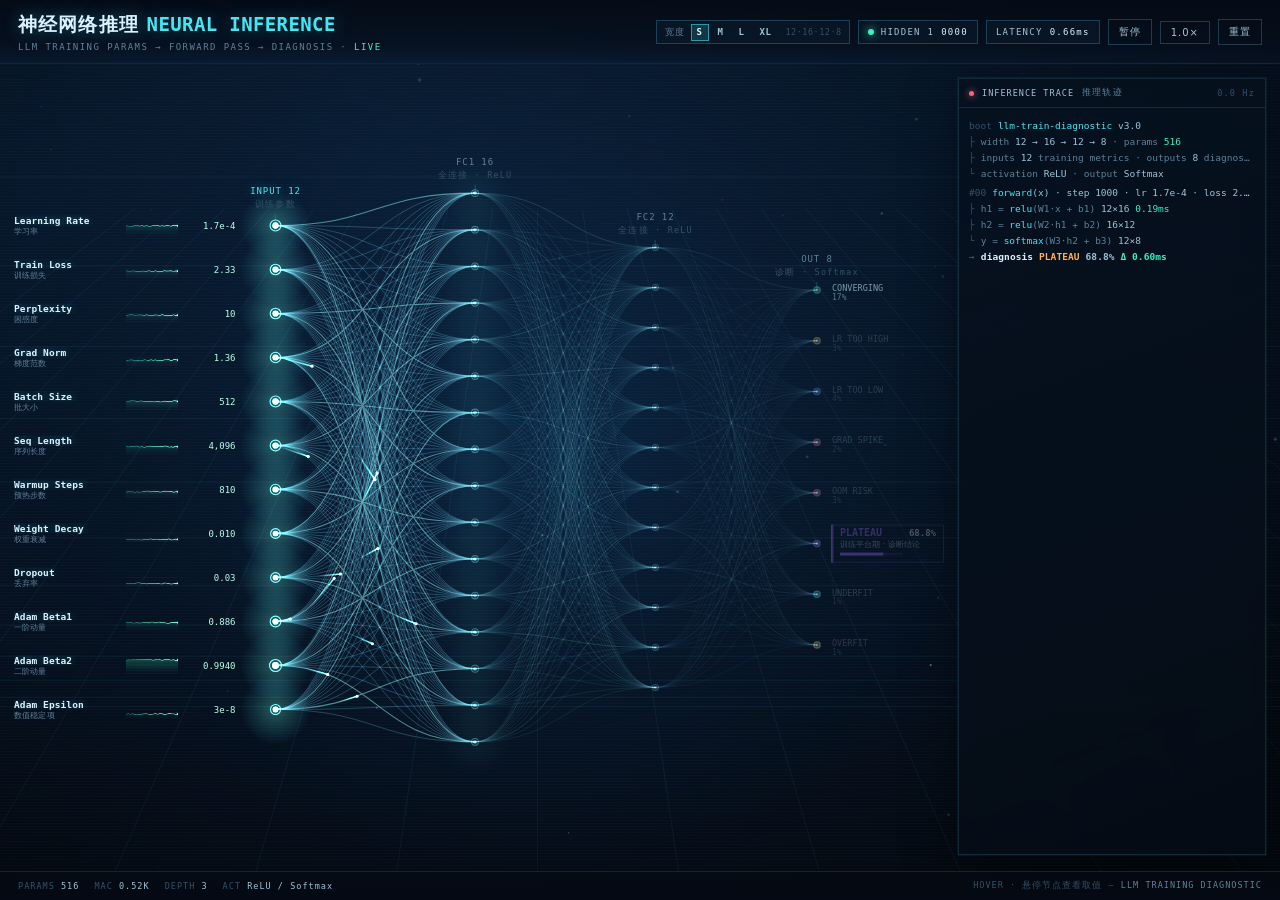
<file: _embedded_src/neural-lab.patched.html>
<!doctype html>
<html lang="zh-CN">
<head>
<meta charset="utf-8">
<meta name="viewport" content="width=device-width,initial-scale=1">
<title>神经网络推理 · Neural Inference</title>
<style>
/* Layout: 深空蓝推理大屏 —— 顶栏状态轨 / 中部多层全连接网络（左侧训练参数输入列 + 右侧推理轨迹）/ 底栏参数统计。
   视觉：深空渐变 + 透视网格 + 星尘粒子 + 霓虹青绿光线；节点按层依次点亮，信号光点沿连线流动。
   输入层为大模型训练参数（28 项参数池），输出层为训练诊断；顶栏「宽度」控件按比例调节各层节点数（上限 28）。 */
:root{
  color-scheme:dark;
  --bg:#04080f; --bg2:#071527; --panel:rgba(7,18,32,.82);
  --ink:#dcf3ff; --ink2:#9fc4d8; --dim:#5f8199; --mute:#33506a;
  --cy:#45e6f5; --gr:#3ff0c0; --pu:#a06bff; --or:#ffb054; --rd:#ff5f7e; --bl:#4f9dff;
  --hair:rgba(90,180,220,.16); --hair2:rgba(90,180,220,.28);
  --mono:"JetBrains Mono",ui-monospace,"Cascadia Mono",Consolas,Menlo,monospace;
  --cjk:"Noto Sans SC","PingFang SC","Microsoft YaHei",system-ui,sans-serif;
}
*{box-sizing:border-box}
html,body{height:100%;margin:0}
body{
  background:radial-gradient(120% 90% at 32% 18%,#0a1e36 0%,var(--bg2) 42%,var(--bg) 100%);
  color:var(--ink);font-family:var(--mono);overflow:hidden;
  -webkit-font-smoothing:antialiased;
}
#app{position:relative;height:100%;display:grid;grid-template-rows:auto minmax(0,1fr) auto}

/* ---------- 顶栏 ---------- */
header{position:relative;z-index:6;display:flex;align-items:center;gap:16px;
  padding:12px 18px 11px;border-bottom:1px solid var(--hair);
  background:linear-gradient(180deg,rgba(4,10,20,.92),rgba(4,10,20,.55) 70%,transparent)}
.brand{display:grid;gap:4px;min-width:0}
.brand h1{margin:0;font-family:var(--cjk);font-size:clamp(14px,1.5vw,19px);font-weight:700;letter-spacing:.06em;
  white-space:nowrap;text-shadow:0 0 18px rgba(69,230,245,.35)}
.brand h1 em{font-family:var(--mono);font-style:normal;font-weight:600;color:var(--cy);letter-spacing:.02em}
.brand p{margin:0;font-size:9px;letter-spacing:.16em;color:var(--dim);white-space:nowrap}
.brand p b{color:var(--gr);font-weight:500}

.run{display:flex;align-items:center;gap:8px;margin-left:auto;flex-wrap:wrap;justify-content:flex-end}
.pill{display:flex;align-items:center;gap:7px;height:24px;padding:0 9px;border:1px solid var(--hair2);
  font-size:9px;letter-spacing:.14em;color:var(--ink2);background:rgba(10,28,46,.5);white-space:nowrap}
.pill i{width:6px;height:6px;border-radius:50%;background:var(--gr);box-shadow:0 0 8px var(--gr);
  animation:beat 1.6s ease-in-out infinite}
.pill.paused i{background:var(--or);box-shadow:0 0 8px var(--or);animation:none}
.pill b{color:var(--ink);font-weight:500;font-variant-numeric:tabular-nums}
@keyframes beat{0%,100%{opacity:1;transform:scale(1)}50%{opacity:.35;transform:scale(.72)}}

/* 宽度控件 */
.widths{display:flex;align-items:center;gap:3px;height:24px;padding:0 3px 0 8px;border:1px solid var(--hair2);
  background:rgba(10,28,46,.5);white-space:nowrap}
.widths .wk{font-family:var(--cjk);font-size:9px;letter-spacing:.1em;color:var(--dim);margin-right:3px}
.wb{font:600 9px/1 var(--mono);letter-spacing:.06em;color:var(--ink2);background:transparent;
  border:1px solid transparent;padding:3px 5px;cursor:pointer}
.wb:hover{color:var(--ink);border-color:var(--hair2)}
.wb.on{background:rgba(69,230,245,.16);border-color:rgba(69,230,245,.55);color:#d9feff}
.wb:focus-visible{outline:1px solid var(--cy);outline-offset:1px}
#wInfo{font-size:8.5px;letter-spacing:.06em;color:var(--mute);margin:0 4px 0 5px;font-weight:400;
  font-variant-numeric:tabular-nums}

.ctl{font:inherit;font-size:10px;letter-spacing:.1em;font-family:var(--cjk);color:var(--ink2);
  background:transparent;border:1px solid var(--hair2);padding:5px 10px;cursor:pointer;white-space:nowrap}
.ctl:hover{color:var(--ink);border-color:var(--cy);box-shadow:0 0 12px rgba(69,230,245,.18)}
.ctl:focus-visible{outline:1px solid var(--cy);outline-offset:2px}

/* ---------- 主舞台 ---------- */
main{position:relative;min-height:0;overflow:hidden}
#c{position:absolute;inset:0;width:100%;height:100%;display:block}

.tags{position:absolute;inset:0;pointer-events:none;z-index:3}
.tag{position:absolute;transform:translateX(-50%);text-align:center;white-space:nowrap;
  font-size:8.5px;letter-spacing:.14em;color:var(--mute)}
.tag b{display:block;font-size:9px;letter-spacing:.1em;color:var(--dim);font-weight:500;margin-bottom:3px}
.tag.on b{color:var(--cy);text-shadow:0 0 12px rgba(69,230,245,.5)}
.tag::after{content:"";display:block;width:1px;height:8px;margin:3px auto 0;background:var(--hair2)}

/* 输入参数列 */
.feats{position:absolute;left:0;top:0;height:100%;pointer-events:none;z-index:4}
.feat{position:absolute;left:0;display:flex;align-items:center;gap:6px;
  transform:translateY(-50%);transition:opacity .35s}
.feat .ft{display:grid;gap:0;min-width:0;flex:1}
.feat .ft b{font-size:9.5px;font-weight:600;letter-spacing:.01em;color:#b9d8e8;white-space:nowrap;
  overflow:hidden;text-overflow:ellipsis}
.feat .ft i{font-family:var(--cjk);font-style:normal;font-size:8px;color:var(--dim);letter-spacing:.02em;
  white-space:nowrap;overflow:hidden;text-overflow:ellipsis}
.feat .spk{display:block;width:52px;height:16px;flex:0 0 auto}
.feat .fv{font-size:9px;font-variant-numeric:tabular-nums;color:#7dffd0;width:52px;text-align:right;
  flex:0 0 auto;white-space:nowrap;overflow:hidden;text-overflow:ellipsis}
.feat.hot .ft b{color:var(--ink);text-shadow:0 0 10px rgba(69,230,245,.45)}
.feat.hot .fv{color:#bfffea}
/* 密集模式：节点多时压缩行内元素 */
.feats.dense .feat .ft i{display:none}
.feats.dense .feat .spk{width:32px;height:10px}
.feats.dense .feat .ft b{font-size:8.5px}
.feats.dense .feat .fv{font-size:8.5px;width:56px}
.feats.xdense .feat .spk{width:28px;height:9px}
.feats.xdense .feat .ft b{font-size:8.2px;letter-spacing:0}
.feats.xdense .feat .fv{font-size:8.2px;width:58px}

/* 推理轨迹 */
.trace{position:absolute;right:14px;top:14px;bottom:16px;width:min(308px,32%);z-index:5;
  display:flex;flex-direction:column;min-height:0;
  background:linear-gradient(160deg,rgba(6,17,30,.9),rgba(5,12,22,.72));
  border:1px solid var(--hair);backdrop-filter:blur(7px);
  box-shadow:0 0 0 1px rgba(69,230,245,.06),0 18px 50px rgba(0,0,0,.45)}
.th{display:flex;align-items:center;gap:8px;padding:8px 10px;border-bottom:1px solid var(--hair);
  font-size:8.5px;letter-spacing:.14em;color:var(--dim);white-space:nowrap}
.th b{color:var(--ink2);font-weight:500;letter-spacing:.12em}
.th em{margin-left:auto;font-style:normal;color:var(--mute);font-variant-numeric:tabular-nums}
.th .rec{width:5px;height:5px;border-radius:50%;background:var(--rd);box-shadow:0 0 7px var(--rd);animation:beat 1.2s infinite}
.tb{flex:1;min-height:0;overflow-y:auto;overflow-x:hidden;padding:7px 10px 10px;display:flex;
  flex-direction:column;justify-content:flex-start;gap:1px}
.ln{font-size:9.5px;line-height:15px;white-space:nowrap;overflow:hidden;text-overflow:ellipsis;
  color:var(--dim);animation:slideIn .28s ease-out}
.ln .t{color:var(--mute);margin-right:6px}
.ln .k{color:var(--cy)}
.ln .g{color:var(--gr)}
.ln .o{color:var(--or)}
.ln .n{color:var(--ink2);font-variant-numeric:tabular-nums}
.ln.hd{color:var(--ink2);margin-top:3px}
.ln.res{color:var(--ink);font-weight:600;letter-spacing:.01em}
@keyframes slideIn{from{opacity:0;transform:translateY(3px)}to{opacity:1;transform:none}}

footer{position:relative;z-index:6;display:flex;align-items:center;gap:15px;flex-wrap:wrap;
  padding:8px 18px;border-top:1px solid var(--hair);font-size:8.5px;letter-spacing:.12em;color:var(--mute);
  background:linear-gradient(0deg,rgba(4,10,20,.92),transparent)}
footer span b{color:var(--ink2);font-weight:500;font-variant-numeric:tabular-nums}
footer .right{margin-left:auto;color:var(--mute)}
footer .right b{color:var(--dim)}

main::after{content:"";position:absolute;inset:0;pointer-events:none;z-index:2;
  background:repeating-linear-gradient(to bottom,rgba(120,220,255,.022) 0 1px,transparent 1px 3px)}
.vig{position:absolute;inset:0;pointer-events:none;z-index:2;
  background:radial-gradient(120% 100% at 40% 45%,transparent 45%,rgba(2,5,10,.55) 100%)}

#boot{position:absolute;inset:0;display:grid;place-items:center;z-index:9;background:var(--bg);
  color:var(--dim);font-size:10px;letter-spacing:.2em;transition:opacity .5s}
#boot.gone{opacity:0;pointer-events:none}

@media (max-width:1180px){
  .feat .spk{width:40px}
  .feat .fv{width:48px}
  #wInfo{display:none}
  .trace{width:min(268px,33%)}
}
@media (max-width:980px){
  .pill.hide-md{display:none}
}
@media (max-width:900px){
  .trace{top:10px;right:10px;bottom:10px;width:min(230px,34%)}
  .feat .ft i{display:none}
  .feat .ft b{font-size:9px}
}
@media (max-width:720px){
  .trace{display:none}
  header{padding:9px 12px}
  .brand p{display:none}
  .widths .wk{display:none}
  footer{padding:6px 12px;font-size:8px}
  .feat .spk{display:none}
  .feat .ft b{font-size:8.5px}
  .feat .fv{width:46px;font-size:8.5px}
}
</style>
</head>
<body>
<div id="app">
  <header>
    <div class="brand">
      <h1>神经网络推理 <em>NEURAL&nbsp;INFERENCE</em></h1>
      <p>LLM TRAINING PARAMS → FORWARD PASS → DIAGNOSIS · <b id="hStatus">LIVE</b></p>
    </div>
    <div class="run">
      <div class="widths" role="group" aria-label="网络宽度">
        <span class="wk">宽度</span>
        <button class="wb on" data-w="0" type="button" title="12 · 16 · 12">S</button>
        <button class="wb" data-w="1" type="button" title="18 · 22 · 16">M</button>
        <button class="wb" data-w="2" type="button" title="24 · 28 · 20">L</button>
        <button class="wb" data-w="3" type="button" title="28 · 28 · 24">XL</button>
        <b id="wInfo">12·16·12·8</b>
      </div>
      <div class="pill" id="hPill"><i></i><span id="hPhase">INPUT</span><b id="hStep">0000</b></div>
      <div class="pill hide-md"><span>LATENCY</span><b id="hLat">0.00ms</b></div>
      <button class="ctl" id="bPause" type="button">暂停</button>
      <button class="ctl" id="bSpeed" type="button">1.0×</button>
      <button class="ctl" id="bReset" type="button">重置</button>
    </div>
  </header>

  <main id="stage">
    <canvas id="c" aria-label="大模型训练推理可视化：左侧训练参数经多层全连接网络，输出训练诊断结论"></canvas>
    <div class="tags" id="tags"></div>
    <div class="feats" id="feats"></div>

    <aside class="trace" id="trace">
      <div class="th"><span class="rec"></span><b>INFERENCE TRACE</b><span>推理轨迹</span><em id="tRate">0.0 Hz</em></div>
      <div class="tb" id="log"></div>
    </aside>
    <div class="vig"></div>
  </main>

  <footer>
    <span>PARAMS <b id="fP">—</b></span>
    <span>MAC <b id="fM">—</b></span>
    <span>DEPTH <b id="fD">3</b></span>
    <span>ACT <b>ReLU / Softmax</b></span>
    <span class="right">HOVER · 悬停节点查看取值 — <b>LLM TRAINING DIAGNOSTIC</b></span>
  </footer>
</div>
<div id="boot">INITIALIZING NEURAL CORE…</div>

<script>
(function () {
  'use strict';

  /* ================= 0. 基础 ================= */
  var $ = function (s) { return document.querySelector(s); };
  var TAU = Math.PI * 2;
  var clamp = function (v, a, b) { return v < a ? a : v > b ? b : v; };
  var reduce = matchMedia('(prefers-reduced-motion: reduce)').matches;

  var CV = $('#c'), cx = CV.getContext('2d');
  var tagsEl = $('#tags'), featsEl = $('#feats'), logEl = $('#log');
  var W = 0, H = 0, DPR = 1;

  var seed = 20261022;
  function rnd() { seed = (seed * 1664525 + 1013904223) % 4294967296; return seed / 4294967296; }
  function gauss() { return (rnd() + rnd() + rnd() - 1.5) * 0.9; }
  function zeros(n) { var a = []; for (var i = 0; i < n; i++) a.push(0); return a; }

  /* ================= 1. 训练参数池（输入层） =================
     每项：v = 归一化观测值 0..1（送进网络），fmt(v) = 真实量纲显示 */
  var PARAMS = [
    { k: 'lr',     en: 'Learning Rate',  cn: '学习率',     v: 0.52,
      fmt: function (v) { return Math.pow(10, -6 + v * 4.3).toExponential(1); } },
    { k: 'loss',   en: 'Train Loss',     cn: '训练损失',   v: 0.42,
      fmt: function (v) { return (0.4 + v * 4.6).toFixed(2); } },
    { k: 'ppl',    en: 'Perplexity',     cn: '困惑度',     v: 0.42,
      fmt: function (v) { return Math.round(Math.exp(0.4 + v * 4.6)).toString(); } },
    { k: 'grad',   en: 'Grad Norm',      cn: '梯度范数',   v: 0.34,
      fmt: function (v) { return (v * 4).toFixed(2); } },
    { k: 'batch',  en: 'Batch Size',     cn: '批大小',     v: 0.55,
      fmt: function (v) { return Math.pow(2, 6 + Math.round(v * 5)).toString(); } },
    { k: 'seq',    en: 'Seq Length',     cn: '序列长度',   v: 0.45,
      fmt: function (v) { return Math.pow(2, 9 + Math.round(v * 7)).toLocaleString(); } },
    { k: 'warmup', en: 'Warmup Steps',   cn: '预热步数',   v: 0.38,
      fmt: function (v) { return Math.round(50 + v * 2000).toString(); } },
    { k: 'wd',     en: 'Weight Decay',   cn: '权重衰减',   v: 0.10,
      fmt: function (v) { return (v * 0.1).toFixed(3); } },
    { k: 'drop',   en: 'Dropout',        cn: '丢弃率',     v: 0.10,
      fmt: function (v) { return (v * 0.3).toFixed(2); } },
    { k: 'b1',     en: 'Adam Beta1',     cn: '一阶动量',   v: 0.45,
      fmt: function (v) { return (0.8 + v * 0.19).toFixed(3); } },
    { k: 'b2',     en: 'Adam Beta2',     cn: '二阶动量',   v: 0.95,
      fmt: function (v) { return (0.9 + v * 0.099).toFixed(4); } },
    { k: 'eps',    en: 'Adam Epsilon',   cn: '数值稳定项', v: 0.20,
      fmt: function (v) { return (1e-8 * (1 + v * 9)).toExponential(0); } },
    { k: 'accum',  en: 'Grad Accum',     cn: '梯度累积',   v: 0.10,
      fmt: function (v) { return (1 + Math.round(v * 31)).toString(); } },
    { k: 'clip',   en: 'Clip Norm',      cn: '裁剪阈值',   v: 0.50,
      fmt: function (v) { return (v * 2).toFixed(1); } },
    { k: 'gpu',    en: 'GPU Memory',     cn: '显存占用',   v: 0.62,
      fmt: function (v) { return (v * 100).toFixed(0) + '%'; } },
    { k: 'mfu',    en: 'MFU',            cn: '算力利用率', v: 0.42,
      fmt: function (v) { return (v * 70).toFixed(1) + '%'; } },
    { k: 'tps',    en: 'Tokens / s',     cn: '训练吞吐',   v: 0.50,
      fmt: function (v) { return Math.round(v * 2.4e6).toLocaleString(); } },
    { k: 'kv',     en: 'KV Cache',       cn: 'KV 缓存',    v: 0.40,
      fmt: function (v) { return (v * 100).toFixed(0) + '%'; } },
    { k: 'attn',   en: 'Attn Entropy',   cn: '注意力熵',   v: 0.55,
      fmt: function (v) { return (v * 4).toFixed(2); } },
    { k: 'router', en: 'Router Z-Loss',  cn: '路由损失',   v: 0.08,
      fmt: function (v) { return (v * 0.02).toFixed(4); } },
    { k: 'aux',    en: 'Aux Loss',       cn: '辅助损失',   v: 0.12,
      fmt: function (v) { return (v * 0.05).toFixed(4); } },
    { k: 'kl',     en: 'KL Divergence',  cn: 'KL 散度',    v: 0.20,
      fmt: function (v) { return (v * 0.2).toFixed(3); } },
    { k: 'ent',    en: 'Policy Entropy', cn: '策略熵',     v: 0.60,
      fmt: function (v) { return (v * 2).toFixed(2); } },
    { k: 'cr',     en: 'Clip Ratio',     cn: '裁剪比例',   v: 0.15,
      fmt: function (v) { return (v * 0.4).toFixed(3); } },
    { k: 'rew',    en: 'Reward Mean',    cn: '奖励均值',   v: 0.55,
      fmt: function (v) { return (v * 3).toFixed(2); } },
    { k: 'vl',     en: 'Value Loss',     cn: '价值损失',   v: 0.30,
      fmt: function (v) { return (v * 2).toFixed(2); } },
    { k: 'step',   en: 'Step Time',      cn: '单步耗时',   v: 0.40,
      fmt: function (v) { return Math.round(200 + v * 800) + 'ms'; } },
    { k: 'flops',  en: 'Total FLOPs',    cn: '累计算力',   v: 0.35,
      fmt: function (v) { return (v * 1e23).toExponential(1); } }
  ];
  PARAMS.forEach(function (p) {
    p.hist = [];
    for (var i = 0; i < 24; i++) p.hist.push(clamp(p.v + (rnd() - 0.5) * 0.1, 0.03, 0.97));
    p.hist[p.hist.length - 1] = p.v;
  });
  var PMAP = {};
  PARAMS.forEach(function (p) { PMAP[p.k] = p; });

  /* 输出层：训练诊断 */
  var OUTS = [
    { en: 'CONVERGING', cn: '收敛正常',   c: '#3ff0c0' },
    { en: 'LR TOO HIGH', cn: '学习率过高', c: '#ffb054' },
    { en: 'LR TOO LOW',  cn: '学习率过低', c: '#4f9dff' },
    { en: 'GRAD SPIKE',  cn: '梯度尖峰',   c: '#ff5f7e' },
    { en: 'OOM RISK',    cn: '显存风险',   c: '#ff5f7e' },
    { en: 'PLATEAU',     cn: '训练平台期', c: '#a06bff' },
    { en: 'UNDERFIT',    cn: '欠拟合',     c: '#45e6f5' },
    { en: 'OVERFIT',     cn: '过拟合',     c: '#ffd166' }
  ];
  var NOUT = OUTS.length;

  /* 宽度档位：[输入, FC1, FC2]，输出层固定 8 类诊断；任一不超过 28 */
  var WIDTHS = [
    { l: 'S',  dims: [12, 16, 12] },
    { l: 'M',  dims: [18, 22, 16] },
    { l: 'L',  dims: [24, 28, 20] },
    { l: 'XL', dims: [28, 28, 24] }
  ];
  var wIdx = 0, DIMS = [];
  function applyDims(i) {
    wIdx = clamp(i, 0, WIDTHS.length - 1);
    DIMS = WIDTHS[wIdx].dims.concat([NOUT]);
  }
  applyDims(0);

  /* ================= 2. 网络 ================= */
  var L1, L2, L3, PARAMS_N = 0;
  function mkLayer(n, m) {
    var w = [], b = [];
    for (var i = 0; i < n; i++) {
      var row = [];
      for (var j = 0; j < m; j++) row.push(gauss() * 1.15);
      w.push(row); b.push(gauss() * 0.12);
    }
    return { w: w, b: b, n: n, m: m };
  }
  function buildWeights() {
    L1 = mkLayer(DIMS[1], DIMS[0]);
    L2 = mkLayer(DIMS[2], DIMS[1]);
    L3 = mkLayer(DIMS[3], DIMS[2]);
    PARAMS_N = DIMS[1] * DIMS[0] + DIMS[1] + DIMS[2] * DIMS[1] + DIMS[2] + DIMS[3] * DIMS[2] + DIMS[3];
  }

  var act = { x: [], h1: [], h2: [], y: [] };
  function relu(v) { return v > 0 ? v : 0; }
  function forward(layer, input) {
    var out = [];
    for (var i = 0; i < layer.n; i++) {
      var s = layer.b[i], w = layer.w[i];
      for (var j = 0; j < layer.m; j++) s += w[j] * input[j];
      out.push(s);
    }
    return out;
  }
  function softmax(v) {
    var mx = Math.max.apply(null, v), e = v.map(function (x) { return Math.exp(x - mx); });
    var s = e.reduce(function (a, b) { return a + b; }, 0);
    return e.map(function (x) { return x / s; });
  }

  /* 训练状态规则 → 输出层 logits 偏置（让诊断与参数状态一致） */
  var lossHist = [];
  function ruleBias() {
    var b = zeros(NOUT), g = PMAP.grad.v, gpu = PMAP.gpu.v, lr = PMAP.lr.v, loss = PMAP.loss.v;
    var trend = 0;
    if (lossHist.length > 5) trend = lossHist[lossHist.length - 1] - lossHist[lossHist.length - 6];
    if (gpu > 0.86) b[4] += 2.8;
    if (g > 0.78) b[3] += 2.4;
    if (lr > 0.84) b[1] += 2.0;
    if (lr < 0.16) b[2] += 2.0;
    if (Math.abs(trend) < 0.006 && loss > 0.32) b[5] += 1.7;
    if (loss > 0.78) b[6] += 1.4;
    if (loss < 0.10 && PMAP.kl.v < 0.08) b[7] += 1.1;
    b[0] += 1.2;
    return b;
  }

  var latency = 0, best = 0, curOut = 0;
  function infer() {
    var t0 = performance.now();
    act.h1 = forward(L1, act.x).map(relu);
    act.h2 = forward(L2, act.h1).map(relu);
    var lg = forward(L3, act.h2), rb = ruleBias();
    /* logits 标准化：让 softmax 分布稳定在「主诊断 40-60%、其余分散」的可读区间 */
    var m = 0, i;
    for (i = 0; i < lg.length; i++) m += lg[i];
    m /= lg.length;
    var v2 = 0;
    for (i = 0; i < lg.length; i++) v2 += (lg[i] - m) * (lg[i] - m);
    var sd = Math.sqrt(v2 / lg.length) || 1;
    for (i = 0; i < lg.length; i++) lg[i] = (lg[i] - m) / sd * 1.1 + rb[i] * 0.38;
    act.y = softmax(lg);
    latency = performance.now() - t0;
    var bi = 0;
    for (var k = 1; k < act.y.length; k++) if (act.y[k] > act.y[bi]) bi = k;
    best = bi;
    return bi;
  }

  function sampleInput() { act.x = PARAMS.slice(0, DIMS[0]).map(function (p) { return p.v; }); }

  function newSample() {
    var p, d;
    for (var i = 0; i < PARAMS.length; i++) {
      p = PARAMS[i];
      d = (rnd() - 0.5) * 0.055;
      if (p.k === 'loss') {
        p.v = 0.06 + (p.v - 0.06) * 0.985 + (rnd() - 0.5) * 0.02;
        if (p.v < 0.075) p.v = 0.55 + rnd() * 0.2;
      } else if (p.k === 'ppl') {
        p.v = clamp(p.v + (PMAP.loss.v - p.v) * 0.25, 0.04, 0.96);
      } else if (p.k === 'grad') {
        p.v = clamp(p.v + (rnd() - 0.5) * 0.12, 0.04, 0.96);
      } else if (p.k === 'lr' || p.k === 'gpu' || p.k === 'mfu') {
        p.v = clamp(p.v + (rnd() - 0.5) * 0.035, 0.05, 0.95);
      } else {
        p.v = clamp(p.v + d, 0.05, 0.95);
      }
      p.hist.push(p.v);
      if (p.hist.length > 24) p.hist.shift();
    }
    lossHist.push(PMAP.loss.v);
    if (lossHist.length > 40) lossHist.shift();
    sampleInput();
  }

  /* ================= 3. 几何 ================= */
  var LS = [], R = 0, EDGES = [], tagEls = [];

  function layout() {
    W = CV.clientWidth || 1; H = CV.clientHeight || 1;
    DPR = Math.min(window.devicePixelRatio || 1, 2);
    CV.width = Math.round(W * DPR); CV.height = Math.round(H * DPR);
    cx.setTransform(DPR, 0, 0, DPR, 0, 0);

    var narrow = W < 900;
    var traceEl = $('#trace');
    var tw = traceEl && traceEl.offsetParent !== null ? traceEl.offsetWidth + 22 : 0;
    R = Math.max(320, W - tw);
    var xs = narrow ? [0.30, 0.50, 0.69, 0.86] : [0.29, 0.50, 0.69, 0.86];

    LS = [];
    for (var li = 0; li < 4; li++) {
      var n = DIMS[li];
      var span = H * (li === 0 ? 0.76 : li === 3 ? 0.44 : 0.68);
      var gap = Math.min(li === 0 ? 44 : li === 3 ? 58 : 40, span / Math.max(1, n - 1));
      var y0 = H * 0.5 - (n - 1) * gap / 2;
      var ys = [];
      for (var i = 0; i < n; i++) ys.push(y0 + i * gap);
      LS.push({ n: n, x: R * xs[li], ys: ys, gap: gap });
    }

    EDGES = [];
    for (var a = 0; a < 3; a++) {
      var LAY = [L1, L2, L3][a], from = LS[a], to = LS[a + 1];
      for (var ii = 0; ii < from.n; ii++) {
        for (var jj = 0; jj < to.n; jj++) {
          EDGES.push({ a: a, i: ii, j: jj, w: LAY.w[jj][ii] });
        }
      }
    }

    buildFeats();
    buildTags();
    geoDirty = true;
  }

  function buildTags() {
    tagsEl.innerHTML = '';
    tagEls = [];
    var names = [
      ['INPUT', '训练参数'],
      ['FC1', '全连接 · ReLU'],
      ['FC2', '全连接 · ReLU'],
      ['OUT', '诊断 · Softmax']
    ];
    LS.forEach(function (L, li) {
      var d = document.createElement('div');
      d.className = 'tag';
      d.style.left = L.x + 'px';
      d.style.top = Math.max(6, L.ys[0] - (li === 0 ? 40 : 36)) + 'px';
      d.innerHTML = '<b>' + names[li][0] + ' ' + DIMS[li] + '</b>' + names[li][1];
      tagsEl.appendChild(d);
      tagEls.push(d);
    });
  }

  function buildFeats() {
    featsEl.innerHTML = '';
    var L = LS[0], n0 = DIMS[0];
    var colW = Math.max(150, L.x - 40);
    var rowH = clamp(18, (H * 0.78) / n0, 40);
    featsEl.className = 'feats' + (n0 > 18 ? ' dense' : '') + (n0 > 24 ? ' xdense' : '');

    for (var i = 0; i < n0; i++) {
      var p = PARAMS[i];
      var row = document.createElement('div');
      row.className = 'feat';
      row.style.top = L.ys[i] + 'px';
      row.style.height = rowH + 'px';
      row.style.width = colW + 'px';
      row.style.paddingLeft = '14px';
      row.innerHTML = '<div class="ft"><b>' + p.en + '</b><i>' + p.cn + '</i></div>' +
        '<canvas class="spk" width="104" height="32"></canvas><span class="fv">—</span>';
      featsEl.appendChild(row);
      p.el = row;
      p.fv = row.querySelector('.fv');
      p.spk = row.querySelector('.spk');
      p.sctx = p.spk.getContext('2d');
    }
    syncFeats();
  }

  function syncFeats() {
    for (var i = 0; i < DIMS[0]; i++) {
      var f = PARAMS[i];
      if (!f.el) continue;
      f.fv.textContent = f.fmt(f.v);
      var c = f.sctx, w = f.spk.width, h = f.spk.height;
      c.clearRect(0, 0, w, h);
      var n = f.hist.length, step = w / 23;
      c.strokeStyle = 'rgba(90,180,220,.16)'; c.lineWidth = 1;
      c.beginPath(); c.moveTo(0, h - 1); c.lineTo(w, h - 1); c.stroke();
      c.strokeStyle = 'rgba(90,180,220,.09)';
      c.beginPath(); c.moveTo(0, h * 0.5); c.lineTo(w, h * 0.5); c.stroke();

      var pts = [];
      for (var k = 0; k < n; k++) pts.push([k * step, h - 2 - f.hist[k] * (h - 5)]);
      var area = c.createLinearGradient(0, 0, 0, h);
      area.addColorStop(0, 'rgba(63,240,192,.26)');
      area.addColorStop(1, 'rgba(63,240,192,0)');
      c.fillStyle = area;
      c.beginPath();
      c.moveTo(pts[0][0], h);
      for (var m = 0; m < pts.length; m++) c.lineTo(pts[m][0], pts[m][1]);
      c.lineTo(pts[pts.length - 1][0], h);
      c.closePath(); c.fill();

      var grad = c.createLinearGradient(0, 0, w, 0);
      grad.addColorStop(0, 'rgba(63,240,192,.35)');
      grad.addColorStop(1, 'rgba(120,255,215,1)');
      c.strokeStyle = grad; c.lineWidth = 1.7; c.lineJoin = 'round'; c.lineCap = 'round';
      c.beginPath();
      for (var q = 0; q < pts.length; q++) q ? c.lineTo(pts[q][0], pts[q][1]) : c.moveTo(pts[q][0], pts[q][1]);
      c.stroke();

      var lp = pts[pts.length - 1];
      c.shadowColor = 'rgba(63,240,192,.9)'; c.shadowBlur = 5;
      c.fillStyle = 'rgba(210,255,240,1)';
      c.beginPath(); c.arc(lp[0], lp[1], 2, 0, TAU); c.fill();
      c.shadowBlur = 0;
    }
  }

  /* ================= 4. 动画状态 ================= */
  var geoDirty = true;
  var t = 0, cycle = 4.0, phase = 0, paused = false, speed = 1, stepNo = 0;
  var parts = [], ripples = [], dust = [], rateWin = [];

  for (var d0 = 0; d0 < 54; d0++) {
    dust.push({ x: rnd(), y: rnd(), r: 0.5 + rnd() * 1.3, s: 0.004 + rnd() * 0.012,
      a: 0.10 + rnd() * 0.35, ph: rnd() * TAU });
  }

  var STAGE = [[0.02, 0.20], [0.22, 0.46], [0.48, 0.72], [0.74, 0.94]];
  function glow(li) {
    var r = STAGE[li];
    return clamp((phase - r[0]) / (r[1] - r[0]), 0, 1);
  }

  function spawn(stage) {
    var pool = [];
    for (var k = 0; k < EDGES.length; k++) if (EDGES[k].a === stage) pool.push(EDGES[k]);
    if (!pool.length) return;
    var e = pool[(rnd() * pool.length) | 0];
    parts.push({ e: e, u: 0, sp: 0.55 + rnd() * 0.85,
      hue: stage === 2 && rnd() < 0.22 ? 'red' : 'cyan' });
  }

  function tick(dt) {
    t += dt;
    if (!paused) {
      /* 无障碍：reduce 不再冻结推理，只把信号粒子的生成密度降到约 1/4，
         保证系统开了「减少动态效果」时画面仍持续推进（step / phase / 参数刷新）。 */
      phase += dt / (cycle / speed);
      if (phase >= 1) {
        phase = 0;
        stepNo++;
        newSample();
        curOut = infer();
        syncFeats();
        pushRun();
        rateWin.push(t);
        while (rateWin.length && t - rateWin[0] > 4) rateWin.shift();
      }
      for (var s = 0; s < 3; s++) {
        if (glow(s) > 0.55 && rnd() < dt * (reduce ? 2.2 : 7 + 12 * speed)) spawn(s);
      }
    }

    var vdt = paused ? 0 : dt;
    for (var i = parts.length - 1; i >= 0; i--) {
      var p = parts[i];
      p.u += p.sp * vdt;
      if (p.u >= 1) {
        ripples.push({ li: p.e.a + 1, j: p.e.j, r: 0, a: 0.55, c: p.hue });
        parts.splice(i, 1);
      }
    }
    for (var r = ripples.length - 1; r >= 0; r--) {
      var w = ripples[r];
      w.r += vdt * (26 + 40 * speed); w.a -= vdt * 1.5;
      if (w.a <= 0) ripples.splice(r, 1);
    }
  }

  /* ================= 5. 绘制 ================= */
  var path = null;
  function buildPaths() {
    path = { 0: [], 1: [], 2: [] };
    for (var s = 0; s < 3; s++) {
      var A = LS[s], B = LS[s + 1], arr = [];
      for (var i = 0; i < A.n; i++) {
        for (var j = 0; j < B.n; j++) {
          var x1 = A.x, y1 = A.ys[i], x2 = B.x, y2 = B.ys[j], mx = (x1 + x2) / 2;
          var p = new Path2D();
          p.moveTo(x1, y1);
          p.bezierCurveTo(mx, y1, mx, y2, x2, y2);
          arr.push({ p: p, x1: x1, y1: y1, x2: x2, y2: y2, mx: mx });
        }
      }
      path[s] = arr;
    }
    geoDirty = false;
  }

  function bezPoint(e, u) {
    var v = 1 - u;
    return [
      v * v * v * e.x1 + 3 * v * v * u * e.mx + 3 * v * u * u * e.mx + u * u * u * e.x2,
      v * v * v * e.y1 + 3 * v * v * u * e.y1 + 3 * v * u * u * e.y2 + u * u * u * e.y2
    ];
  }

  function draw() {
    cx.clearRect(0, 0, W, H);

    var g = cx.createRadialGradient(W * 0.42, H * 0.46, 20, W * 0.42, H * 0.46, Math.max(W, H) * 0.78);
    g.addColorStop(0, 'rgba(14,46,80,.60)');
    g.addColorStop(0.45, 'rgba(6,20,36,.18)');
    g.addColorStop(1, 'rgba(3,7,14,0)');
    cx.fillStyle = g; cx.fillRect(0, 0, W, H);

    cx.save();
    cx.strokeStyle = 'rgba(90,190,230,.075)'; cx.lineWidth = 1;
    var hz = H * 0.80;
    for (var i = 1; i <= 12; i++) {
      var yy = hz - Math.pow(i / 12, 2.1) * H * 0.66;
      cx.beginPath(); cx.moveTo(0, yy); cx.lineTo(W, yy); cx.stroke();
    }
    var vx = W * 0.42;
    for (var k = -9; k <= 9; k++) {
      cx.beginPath(); cx.moveTo(vx + k * W * 0.11, H); cx.lineTo(vx + k * W * 0.035, hz - H * 0.62); cx.stroke();
    }
    cx.restore();

    for (var di = 0; di < dust.length; di++) {
      var s0 = dust[di];
      s0.y -= s0.s * (paused ? 0 : 1);
      if (s0.y < -0.02) { s0.y = 1.02; s0.x = rnd(); }
      var tw = 0.55 + 0.45 * Math.sin(t * 1.4 + s0.ph);
      cx.globalAlpha = s0.a * tw;
      cx.fillStyle = '#8fd8ef';
      cx.beginPath(); cx.arc(s0.x * W, s0.y * H, s0.r, 0, TAU); cx.fill();
    }
    cx.globalAlpha = 1;

    var scanX = (((t * 0.075) % 1.5) - 0.2) * R;
    var sg = cx.createLinearGradient(scanX - 70, 0, scanX + 70, 0);
    sg.addColorStop(0, 'rgba(69,230,245,0)');
    sg.addColorStop(0.5, 'rgba(69,230,245,.06)');
    sg.addColorStop(1, 'rgba(69,230,245,0)');
    cx.fillStyle = sg;
    cx.fillRect(scanX - 70, 0, 140, H);

    if (geoDirty) buildPaths();

    /* 连线：每层合并冷 / 热两批 Path2D */
    var eLayers = [glow(0), glow(1), glow(2)];
    for (var li = 0; li < 3; li++) {
      var e = eLayers[li], arr = path[li];
      if (!arr || !arr.length) continue;
      var cold = new Path2D(), hot = new Path2D();
      for (var q = 0; q < arr.length; q++) (q % 7 === 0 ? hot : cold).addPath(arr[q].p);
      cx.lineWidth = 0.75;
      cx.strokeStyle = 'rgba(110,205,240,' + (0.07 + 0.30 * e).toFixed(3) + ')';
      cx.stroke(cold);
      cx.lineWidth = e > 0.6 ? 1.05 : 0.9;
      cx.strokeStyle = 'rgba(145,245,255,' + (0.10 + 0.42 * e).toFixed(3) + ')';
      cx.stroke(hot);
    }

    /* 信号光点 */
    cx.globalCompositeOperation = 'lighter';
    for (var pi = 0; pi < parts.length; pi++) {
      var pt = parts[pi], ep = edgeOf(pt.e);
      var xy = bezPoint(ep, pt.u), xp = bezPoint(ep, Math.max(0, pt.u - 0.12));
      var grd = cx.createLinearGradient(xp[0], xp[1], xy[0], xy[1]);
      grd.addColorStop(0, pt.hue === 'red' ? 'rgba(255,95,126,0)' : 'rgba(69,230,245,0)');
      grd.addColorStop(1, pt.hue === 'red' ? 'rgba(255,120,150,.85)' : 'rgba(150,255,235,.95)');
      cx.strokeStyle = grd; cx.lineWidth = 1.5; cx.lineCap = 'round';
      cx.beginPath(); cx.moveTo(xp[0], xp[1]); cx.lineTo(xy[0], xy[1]); cx.stroke();
      cx.fillStyle = pt.hue === 'red' ? 'rgba(255,190,205,.95)' : 'rgba(210,255,245,.98)';
      cx.beginPath(); cx.arc(xy[0], xy[1], 1.5, 0, TAU); cx.fill();
    }

    /* 节点 */
    for (var nl = 0; nl < 4; nl++) {
      var L = LS[nl], eN = glow(nl), maxR = Math.min(L.gap * 0.32, 7.6);
      for (var ni = 0; ni < L.n; ni++) {
        var nv = nodeVal(nl, ni);
        var x = L.x, y = L.ys[ni];
        var hot = nl === 0 ? f_energy(ni) : eN;
        var rad = Math.min(maxR, 3.0 + 3.2 * hot * (0.55 + 0.45 * Math.min(1, Math.abs(nv) / 1.1)));
        if (hot > 0.12) {
          var rr = Math.min(maxR * 4.6, L.gap * 1.3);
          var rg = cx.createRadialGradient(x, y, 0, x, y, rr);
          rg.addColorStop(0, 'rgba(120,255,225,' + (0.30 * hot).toFixed(3) + ')');
          rg.addColorStop(1, 'rgba(69,230,245,0)');
          cx.fillStyle = rg;
          cx.beginPath(); cx.arc(x, y, rr, 0, TAU); cx.fill();
        }
        cx.fillStyle = hot > 0.55 ? '#eafffb' : 'rgba(190,235,250,' + (0.35 + 0.55 * hot).toFixed(2) + ')';
        cx.beginPath(); cx.arc(x, y, rad * 0.58, 0, TAU); cx.fill();
        cx.strokeStyle = nl === 3 ? hexA(OUTS[ni].c, 0.35 + 0.6 * hot)
          : 'rgba(120,225,245,' + (0.28 + 0.6 * hot).toFixed(2) + ')';
        cx.lineWidth = nl === 3 ? 1.5 : 1.1;
        cx.beginPath(); cx.arc(x, y, rad, 0, TAU); cx.stroke();
      }
    }

    /* 涟漪 */
    for (var ri = 0; ri < ripples.length; ri++) {
      var rp = ripples[ri], RL = LS[rp.li];
      if (!RL) continue;
      cx.strokeStyle = rp.c === 'red'
        ? 'rgba(255,110,140,' + rp.a.toFixed(2) + ')'
        : 'rgba(120,255,230,' + rp.a.toFixed(2) + ')';
      cx.lineWidth = 1;
      cx.beginPath(); cx.arc(RL.x, RL.ys[rp.j], 4 + rp.r * 0.6, 0, TAU); cx.stroke();
    }
    cx.globalCompositeOperation = 'source-over';

    drawOut();
  }

  function edgeOf(o) {
    var L = LS[o.a], Rr = LS[o.a + 1];
    return { x1: L.x, y1: L.ys[o.i], x2: Rr.x, y2: Rr.ys[o.j], mx: (L.x + Rr.x) / 2 };
  }
  function nodeVal(li, i) {
    if (li === 0) return act.x[i] || 0;
    if (li === 1) return act.h1[i] || 0;
    if (li === 2) return act.h2[i] || 0;
    return act.y[i] || 0;
  }
  function f_energy(i) {
    return clamp((phase - (0.02 + (i / Math.max(1, DIMS[0])) * 0.15)) / 0.07, 0, 1);
  }

  function drawOut() {
    var L = LS[3], e = glow(3);
    for (var i = 0; i < L.n; i++) {
      var pct = act.y[i] * 100, isBest = i === best;
      cx.globalAlpha = (i === 0 || e > 0.2) ? 1 : 0.3;
      cx.textAlign = 'left';
      cx.textBaseline = 'middle';
      if (isBest) {
        var bx = L.x + 14, by = L.ys[i] - 19, bw = Math.min(126, R - bx - 6), bh = 38;
        cx.fillStyle = 'rgba(6,18,30,.78)';
        cx.fillRect(bx, by, bw, bh);
        cx.strokeStyle = hexA(OUTS[i].c, 0.45); cx.lineWidth = 1;
        cx.strokeRect(bx + 0.5, by + 0.5, bw - 1, bh - 1);
        cx.fillStyle = hexA(OUTS[i].c, 0.9);
        cx.fillRect(bx, by, 2.5, bh);
        cx.font = '700 10px ui-monospace,Consolas,monospace';
        cx.fillStyle = OUTS[i].c;
        cx.fillText(OUTS[i].en, bx + 9, by + 9);
        cx.font = '400 8px "Noto Sans SC",system-ui,sans-serif';
        cx.fillStyle = 'rgba(220,245,255,.78)';
        cx.fillText(OUTS[i].cn + ' · 诊断结论', bx + 9, by + 20);
        cx.fillStyle = hexA(OUTS[i].c, 0.20);
        cx.fillRect(bx + 9, by + 28, bw - 50, 3);
        cx.fillStyle = OUTS[i].c;
        cx.fillRect(bx + 9, by + 28, (bw - 50) * act.y[i], 3);
        cx.font = '600 9px ui-monospace,Consolas,monospace';
        cx.fillStyle = 'rgba(235,255,250,.95)';
        cx.textAlign = 'right';
        cx.fillText(pct.toFixed(1) + '%', bx + bw - 8, by + 9);
        cx.textAlign = 'left';
      } else {
        cx.font = '500 8.5px ui-monospace,Consolas,monospace';
        cx.fillStyle = 'rgba(150,185,205,.8)';
        cx.fillText(OUTS[i].en, L.x + 15, L.ys[i] - 1);
        cx.font = '400 8px ui-monospace,Consolas,monospace';
        cx.fillStyle = 'rgba(120,155,175,.72)';
        cx.fillText(pct.toFixed(0) + '%', L.x + 15, L.ys[i] + 8);
      }
      cx.globalAlpha = 1;
    }
  }

  function hexA(hex, a) {
    var n = parseInt(hex.replace('#', ''), 16);
    return 'rgba(' + (n >> 16 & 255) + ',' + (n >> 8 & 255) + ',' + (n & 255) + ',' + a + ')';
  }

  /* ================= 6. 文字面板 ================= */
  function stamp() { return ('0' + (stepNo % 1000)).slice(-4); }
  function pushLine(html) {
    var div = document.createElement('div');
    div.innerHTML = html;
    var el = div.firstElementChild;
    if (!el || !el.classList.contains('ln')) return;
    logEl.appendChild(el);
    while (logEl.children.length > 34) logEl.removeChild(logEl.firstChild);
    logEl.scrollTop = logEl.scrollHeight;
  }
  function pushBoot() {
    var rows = [
      '<div class="ln hd"><span class="t">boot</span><span class="k">llm-train-diagnostic</span> v3.0</div>',
      '<div class="ln"><span class="t">├</span>width <span class="n">' + DIMS.join(' → ') + '</span> · params <span class="g">' + PARAMS_N + '</span></div>',
      '<div class="ln"><span class="t">├</span>inputs <span class="n">' + DIMS[0] + '</span> training metrics · outputs <span class="n">8</span> diagnostics</div>',
      '<div class="ln"><span class="t">└</span>activation <span class="n">ReLU</span> · output <span class="n">Softmax</span></div>'
    ];
    for (var i = 0; i < rows.length; i++) pushLine(rows[i]);
  }
  function pushRun() {
    var ms = (0.18 + rnd() * 0.7).toFixed(2);
    var lr = PMAP.lr.fmt(PMAP.lr.v), loss = PMAP.loss.fmt(PMAP.loss.v);
    var rows = [
      '<div class="ln hd"><span class="t">#' + stamp() + '</span><span class="k">forward</span>(x) · step ' +
        (1000 + stepNo) + ' · lr ' + lr + ' · loss ' + loss + '</div>',
      '<div class="ln"><span class="t">├</span>h1 = <span class="k">relu</span>(W1·x + b1) ' +
        '<span class="n">' + DIMS[0] + '×' + DIMS[1] + '</span> <span class="g">' + ms + 'ms</span></div>',
      '<div class="ln"><span class="t">├</span>h2 = <span class="k">relu</span>(W2·h1 + b2) ' +
        '<span class="n">' + DIMS[1] + '×' + DIMS[2] + '</span></div>',
      '<div class="ln"><span class="t">└</span>y = <span class="k">softmax</span>(W3·h2 + b3) ' +
        '<span class="n">' + DIMS[2] + '×' + DIMS[3] + '</span></div>',
      '<div class="ln res"><span class="t">→</span>diagnosis <span class="o">' + OUTS[best].en + '</span>' +
        ' <span class="n">' + (act.y[best] * 100).toFixed(1) + '%</span>' +
        ' <span class="g">Δ ' + (latency || 0.4).toFixed(2) + 'ms</span></div>'
    ];
    for (var i = 0; i < rows.length; i++) pushLine(rows[i]);
  }

  function updateHUD() {
    var ph = phase < STAGE[1][0] ? 'INPUT' : phase < STAGE[2][0] ? 'HIDDEN 1' :
      phase < STAGE[3][0] ? 'HIDDEN 2' : 'OUTPUT';
    $('#hPhase').textContent = ph;
    $('#hStep').textContent = ('0000' + stepNo).slice(-4);
    $('#hLat').textContent = ((latency || 0.4) + 0.1 * rnd()).toFixed(2) + 'ms';
    $('#fP').textContent = PARAMS_N;
    $('#fM').textContent = (PARAMS_N / 1000).toFixed(2) + 'K';
    $('#fD').textContent = '3';
    for (var i = 0; i < tagEls.length; i++) tagEls[i].classList.toggle('on', glow(i) > 0.65);
    for (var f = 0; f < DIMS[0]; f++) {
      if (PARAMS[f].el) PARAMS[f].el.classList.toggle('hot', f_energy(f) > 0.5);
    }
  }

  /* ================= 7. 主循环 ================= */
  var last = performance.now(), hudAcc = 0;
  function frame(now) {
    requestAnimationFrame(frame);
    var dt = Math.min(0.05, (now - last) / 1000);
    last = now;
    tick(dt);
    draw();
    hudAcc += dt;
    if (hudAcc > 0.12) { hudAcc = 0; updateHUD(); }
  }

  /* ================= 8. 交互 ================= */
  var bPause = $('#bPause'), bSpeed = $('#bSpeed');
  bPause.addEventListener('click', function () {
    paused = !paused;
    bPause.textContent = paused ? '继续' : '暂停';
    $('#hStatus').textContent = paused ? 'HOLD' : 'LIVE';
    $('#hPill').classList.toggle('paused', paused);
  });
  var SP = [1, 2, 4, 0.5], si = 0;
  bSpeed.addEventListener('click', function () {
    si = (si + 1) % SP.length;
    speed = SP[si];
    bSpeed.textContent = speed.toFixed(1) + '×';
  });

  /* 宽度控件 */
  var wBtns = Array.prototype.slice.call(document.querySelectorAll('.wb'));
  function setWidth(i, quiet) {
    applyDims(i);
    buildWeights();
    sampleInput();
    curOut = infer();
    phase = 0;
    parts.length = 0;
    ripples.length = 0;
    layout();
    buildPaths();
    wBtns.forEach(function (b) { b.classList.toggle('on', +b.dataset.w === wIdx); });
    $('#wInfo').textContent = DIMS[0] + '·' + DIMS[1] + '·' + DIMS[2] + '·' + DIMS[3];
    if (!quiet) { logEl.innerHTML = ''; pushBoot(); pushRun(); }
  }
  wBtns.forEach(function (b) {
    b.addEventListener('click', function () { setWidth(+b.dataset.w); });
  });

  $('#bReset').addEventListener('click', function () {
    seed = 20261022;
    buildWeights();
    stepNo = 0; phase = 0; t = 0;
    parts.length = 0; ripples.length = 0;
    lossHist.length = 0;
    PARAMS.forEach(function (p) {
      p.v = clamp(p.v * 0.4 + 0.15 + rnd() * 0.35, 0.08, 0.9);
      p.hist = [];
      for (var i = 0; i < 24; i++) p.hist.push(clamp(p.v + (rnd() - 0.5) * 0.1, 0.03, 0.97));
    });
    sampleInput();
    curOut = infer();
    syncFeats();
    logEl.innerHTML = '';
    pushBoot(); pushRun();
  });

  /* 悬停节点 */
  var tipEl = null;
  CV.addEventListener('pointermove', function (ev) {
    var r = CV.getBoundingClientRect(), mx = ev.clientX - r.left, my = ev.clientY - r.top;
    var hit = null;
    for (var li = 0; li < 4 && !hit; li++) {
      var L = LS[li], tol = Math.max(6, Math.min(9, L.gap * 0.42));
      for (var i = 0; i < L.n; i++) {
        if (Math.abs(mx - L.x) < tol && Math.abs(my - L.ys[i]) < tol) { hit = { li: li, i: i }; break; }
      }
    }
    if (hit) {
      if (!tipEl) {
        tipEl = document.createElement('div');
        tipEl.style.cssText = 'position:absolute;z-index:8;pointer-events:none;font:9px/1.5 ui-monospace,monospace;' +
          'color:#dcf3ff;background:rgba(6,16,28,.94);border:1px solid rgba(69,230,245,.35);padding:5px 8px;white-space:nowrap';
        document.getElementById('stage').appendChild(tipEl);
      }
      var nm, sub, val;
      if (hit.li === 0) {
        var pp = PARAMS[hit.i];
        nm = pp.en + ' ' + pp.cn; sub = '训练参数 · 归一化'; val = pp.fmt(pp.v);
      } else if (hit.li === 3) {
        nm = OUTS[hit.i].en + ' ' + OUTS[hit.i].cn; sub = 'softmax 诊断概率';
        val = (act.y[hit.i] * 100).toFixed(1) + '%';
      } else {
        nm = 'h' + hit.li + '[' + hit.i + ']'; sub = '激活值'; val = nodeVal(hit.li, hit.i).toFixed(3);
      }
      tipEl.innerHTML = nm + ' <b style="color:#3ff0c0">' + val + '</b>' +
        '<br><span style="color:#5f8199">' + sub + '</span>';
      tipEl.style.left = (LS[hit.li].x + 14) + 'px';
      tipEl.style.top = (LS[hit.li].ys[hit.i] - 10) + 'px';
      tipEl.style.display = 'block';
    } else if (tipEl) tipEl.style.display = 'none';
  });
  CV.addEventListener('pointerleave', function () { if (tipEl) tipEl.style.display = 'none'; });

  document.addEventListener('keydown', function (e) {
    if (e.code === 'Space' && e.target === document.body) { e.preventDefault(); bPause.click(); }
  });

  /* ================= 9. 启动 ================= */
  if (window.ResizeObserver) {
    var ro = new ResizeObserver(function () { layout(); });
    ro.observe(document.getElementById('stage'));
  } else {
    window.addEventListener('resize', layout);
  }

  buildWeights();
  sampleInput();
  layout();
  curOut = infer();
  stepNo = 0;
  pushBoot(); pushRun();
  setTimeout(function () { $('#boot').classList.add('gone'); }, 260);
  requestAnimationFrame(frame);

  window.__NN = {
    get state() {
      return {
        phase: phase, step: stepNo, out: best, y: act.y.slice(),
        paused: paused, speed: speed, parts: parts.length,
        dims: DIMS.slice(), wIdx: wIdx, params: PARAMS_N,
        pathLens: path ? [path[0].length, path[1].length, path[2].length] : null,
        xs: LS.map(function (l) { return Math.round(l.x); }),
        glow: [glow(0), glow(1), glow(2), glow(3)]
      };
    },
    setWidth: function (i) { setWidth(i); return DIMS.slice(); },
    forward: function () { curOut = infer(); return act.y.slice(); }
  };
})();
</script>
<script>
(function(){
  document.addEventListener("keydown", function(e){
    if (e.key !== "Escape") return;
    try { parent.postMessage({ hlEmbed: "esc" }, "*"); } catch (err) {}
  }, true);
})();
</script>
</body>
</html>
</file>
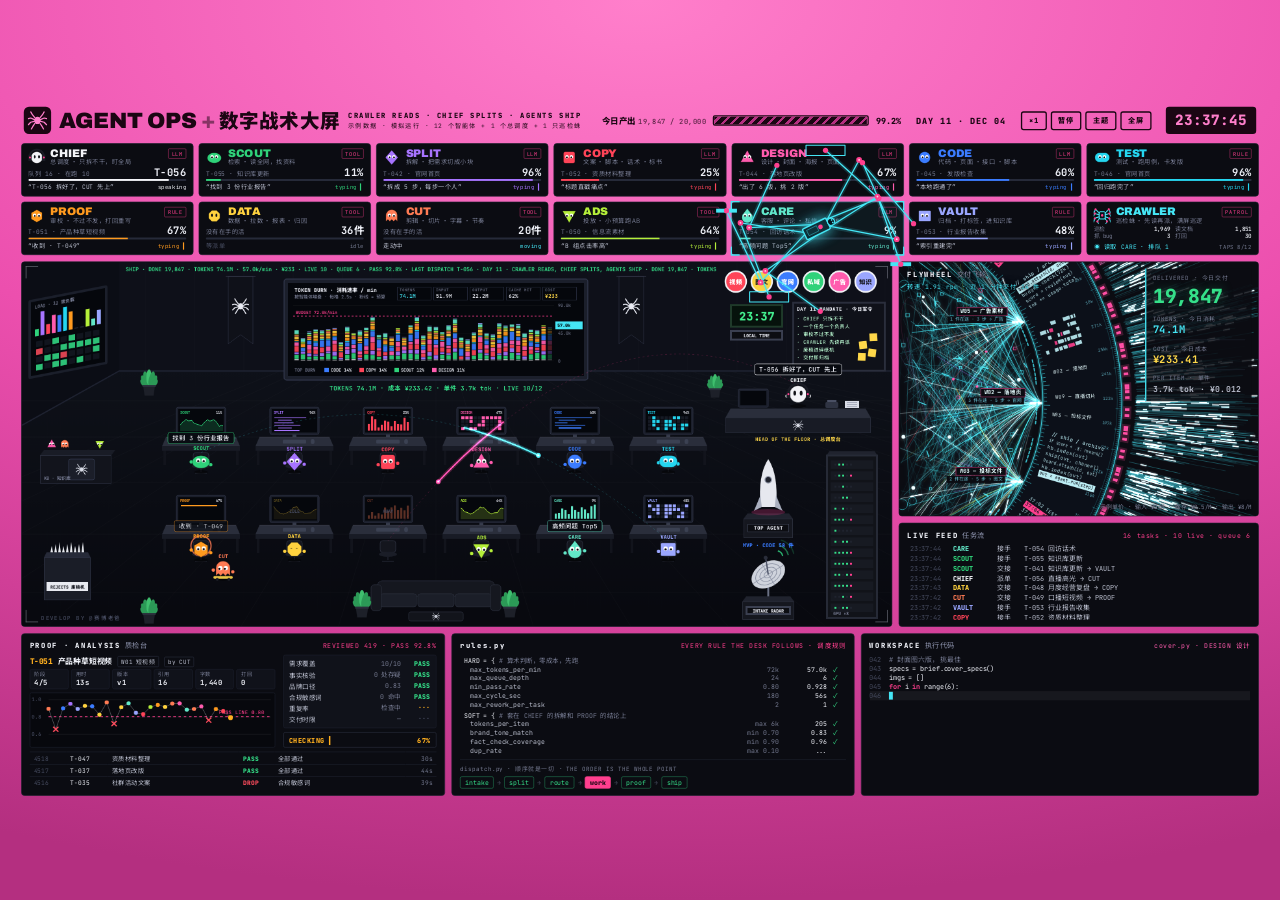
<file: _versions/agent-index-20261019-before-single.html>
<!doctype html>
<html lang="zh-CN">
<head>
<meta charset="utf-8">
<meta name="viewport" content="width=device-width,initial-scale=1,viewport-fit=cover">
<title>Agent 战术大屏</title>
<style>:root{box-sizing:border-box;padding-top:env(safe-area-inset-top,0px);padding-bottom:env(safe-area-inset-bottom,0px)}body{margin:0;font:14px -apple-system,BlinkMacSystemFont,sans-serif}[hidden]{display:none!important}</style>
</head>
<body>
<meta name="claude:viewport-fit-sides" content="cover">
<link rel="preconnect" href="https://fonts.googleapis.com">
<link rel="preconnect" href="https://fonts.gstatic.com" crossorigin>
<link rel="stylesheet" href="https://fonts.googleapis.com/css2?family=Archivo:wght@800;900&family=JetBrains+Mono:wght@400;500;700;800&family=Noto+Sans+SC:wght@400;500;700;900&display=swap">
<style>
/* Layout: 系列外壳 —— 每个主题是一块铺满视口的独立画面（各自的 Shadow DOM，样式和 id 互不干扰），外壳只负责切换和记住选择。
   主题自己的按钮里有「主题」入口，打开下面的选择面板；T 键快速轮换。外壳的面板固定用深色，盖在任何主题上都清楚。 */
:root{
  color-scheme:dark;
  --page:#07080d; --sheet:rgba(10,11,16,.96); --sheet-line:#262a39; --sheet-ink:#eef0f7; --sheet-mute:#7d8298;
  --acc:#45e6f5; --acc-2:#ff3f8e; --scrim:rgba(3,4,8,.6);
  --mono:"JetBrains Mono","Noto Sans SC","PingFang SC",ui-monospace,Menlo,monospace;
  --display:"Archivo","Noto Sans SC",system-ui,sans-serif;
}
html,body{height:100%}
body{background:var(--page);overflow:hidden}
.th-host{position:relative;height:100%}
.picker{position:fixed;z-index:100;inset:0;display:grid;place-items:center;background:var(--scrim);padding-left:max(16px,env(safe-area-inset-left,0px));padding-right:max(16px,env(safe-area-inset-right,0px));padding-block:16px;box-sizing:border-box}
.pk{width:min(560px,100%);box-sizing:border-box;background:var(--sheet);border:1px solid var(--sheet-line);border-radius:8px;padding:16px 16px 12px;font-family:var(--mono);color:var(--sheet-ink);box-shadow:0 20px 60px rgba(0,0,0,.5)}
.pk-h{display:flex;align-items:baseline;gap:10px;margin-bottom:12px}
.pk-h b{font-family:var(--display);font-weight:900;font-size:18px;letter-spacing:.01em}
.pk-h span{font-size:10px;letter-spacing:.16em;color:var(--sheet-mute);flex:1}
.pk-x{font:700 13px/1 var(--mono);color:var(--sheet-mute);background:none;border:1px solid var(--sheet-line);border-radius:4px;padding:5px 8px;cursor:pointer}
.pk-x:hover{color:var(--sheet-ink);border-color:var(--sheet-ink)}
.pk-list{display:grid;gap:8px}
.tcard{display:grid;grid-template-columns:84px minmax(0,1fr) auto;align-items:center;gap:14px;width:100%;box-sizing:border-box;text-align:left;font:inherit;color:inherit;background:transparent;border:1px solid var(--sheet-line);border-radius:6px;padding:8px 12px 8px 8px;cursor:pointer}
.tcard:hover{border-color:var(--acc)}
.tcard:focus-visible,.pk-x:focus-visible{outline:2px solid var(--acc);outline-offset:2px}
.tcard[aria-current="true"]{border-color:var(--acc-2);box-shadow:inset 0 0 0 1px var(--acc-2)}
.tcard em{font-style:normal;font-size:10px;letter-spacing:.12em;color:var(--acc-2);visibility:hidden}
.tcard[aria-current="true"] em{visibility:visible}
.tn{display:grid;gap:3px;min-width:0}
.tn b{font-size:13px;font-weight:800;letter-spacing:.04em}
.tn small{font-size:10.5px;color:var(--sheet-mute);font-family:"Noto Sans SC",var(--mono);white-space:nowrap;overflow:hidden;text-overflow:ellipsis}
.sw{width:84px;height:48px;border-radius:4px;display:block;box-sizing:border-box}
.sw-ops{background:radial-gradient(circle at -30% 55%,transparent 58%,#151515 58.6% 59.6%,transparent 60.2% 77%,#151515 77.6% 78.4%,transparent 79%),repeating-linear-gradient(-28deg,transparent 0 9px,rgba(21,21,21,.18) 9px 10px),#eeede8}
.sw-spider{border:4px solid #ec4fae;background:linear-gradient(118deg,transparent 46%,#45e6f5 47% 48.5%,transparent 49.5%),linear-gradient(62deg,transparent 54%,#45e6f5 55% 56.5%,transparent 57.5%),radial-gradient(circle at 51% 50%,#ff3f8e 0 3px,transparent 3.5px),#0b0c12}
.tcard.next{cursor:default;border-style:dashed;opacity:.55}
.tcard.next:hover{border-color:var(--sheet-line)}
.sw-next{border:1px dashed var(--sheet-mute);background:repeating-linear-gradient(45deg,transparent 0 6px,rgba(125,130,152,.15) 6px 7px)}
.pk-f{display:flex;justify-content:space-between;gap:12px;margin-top:12px;font-size:9.5px;letter-spacing:.08em;color:var(--sheet-mute);flex-wrap:wrap}
@media (max-width:480px){.tcard{grid-template-columns:64px minmax(0,1fr)}.sw{width:64px;height:40px}.tcard em{display:none}}
</style>

<div class="th-host" id="host-ops" hidden></div>
<div class="th-host" id="host-spider" hidden></div>

<div class="picker" id="picker" hidden>
 <div class="pk" role="dialog" aria-modal="true" aria-labelledby="pkT">
  <div class="pk-h"><b id="pkT">AGENT 战术大屏</b><span>THEME SERIES · 主题</span><button class="pk-x" id="pkX" type="button" aria-label="关闭">✕</button></div>
  <div class="pk-list">
   <button class="tcard" type="button" data-theme-id="ops"><span class="sw sw-ops" aria-hidden="true"></span><span class="tn"><b>01 · OPS 纸面工程</b><small>纸与墨的工程图 · 调度飞轮 · 可切夜间荧光</small></span><em>当前</em></button>
   <button class="tcard" type="button" data-theme-id="spider"><span class="sw sw-spider" aria-hidden="true"></span><span class="tn"><b>02 · SPIDER 蛛网战术</b><small>粉框作战室 · 巡检蛛 · token 账与交付飞轮</small></span><em>当前</em></button>
   <div class="tcard next" aria-disabled="true"><span class="sw sw-next" aria-hidden="true"></span><span class="tn"><b>03 · 下一款</b><small>系列主题筹备中</small></span></div>
  </div>
  <div class="pk-f"><span>按 T 键直接轮换主题 · 选择会被记住</span><span>DEVELOP BY @赛博老爸</span></div>
 </div>
</div>

<!-- ===== 主题 01 · OPS 纸面工程（原 Agent Ops 调度大屏） ===== -->
<template id="tpl-ops">
<style>
/* Layout: 纸面工程图式大屏 —— 顶部指标轨 + 圆心偏左的大弧舞台（静止的汇聚连线 / 快速旋转的飞轮：环带数据块 + 外射谱线）+ 底部 2×4 仪表面板。浅色 = 纸与墨，深色 = 夜间荧光绿 */
:host{
  --bg:#eeede8; --panel:#f6f5f1; --band:#eeede8;
  --ink:#151515; --ink2:#4a4a46; --mute:#86857f; --hair:#d2d0c9; --hair2:#e4e2dc;
  --accent:#151515; --bar:#151515; --chip-fg:#f6f5f1; --scan:transparent;
  --c-line:#151515; --c-hi:#000000; --c-hot:#000000; --c-text:#1a1a1a; --c-dim:#7d7c77;
  --font:"JetBrains Mono","Noto Sans SC",ui-monospace,Menlo,monospace;
  --cjk:"Noto Sans SC","JetBrains Mono",system-ui,sans-serif;
}
@media (prefers-color-scheme:dark){:host(:not([data-theme="light"])){
  --bg:#030605; --panel:#06100c; --band:#040a08;
  --ink:#c3f8e2; --ink2:#5fd6a6; --mute:#4c9f7f; --hair:#143327; --hair2:#0c1f17;
  --accent:#7dffd0; --bar:#5fd6a6; --chip-fg:#03100b; --scan:rgba(125,255,208,.022);
  --c-line:#34d996; --c-hi:#e6fff4; --c-hot:#3dffa6; --c-text:#a6efcf; --c-dim:#3d8f6f;
  color-scheme:dark }}
:host([data-theme="dark"]){
  --bg:#030605; --panel:#06100c; --band:#040a08;
  --ink:#c3f8e2; --ink2:#5fd6a6; --mute:#4c9f7f; --hair:#143327; --hair2:#0c1f17;
  --accent:#7dffd0; --bar:#5fd6a6; --chip-fg:#03100b; --scan:rgba(125,255,208,.022);
  --c-line:#34d996; --c-hi:#e6fff4; --c-hot:#3dffa6; --c-text:#a6efcf; --c-dim:#3d8f6f;
  color-scheme:dark }

:host{display:block;height:100%;overflow:auto}
[hidden]{display:none!important}
:host{background:var(--bg);color:var(--ink);font-family:var(--font);font-size:11px;-webkit-font-smoothing:antialiased}
.app{min-height:100%;box-sizing:border-box;display:grid;grid-template-rows:minmax(440px,1fr) auto;gap:10px;padding-block:14px;padding-left:max(16px,env(safe-area-inset-left,0px));padding-right:max(16px,env(safe-area-inset-right,0px))}

/* 顶部指标轨 */
.top{position:absolute;z-index:3;left:0;top:0;display:grid;grid-template-columns:repeat(3,minmax(86px,auto));gap:12px 26px;align-items:end;padding:14px 48px 34px 16px;pointer-events:none;text-shadow:0 0 2px var(--bg),0 0 6px var(--bg),0 0 12px var(--bg);background:radial-gradient(farthest-side at 0 0,color-mix(in srgb,var(--bg) 82%,transparent),color-mix(in srgb,var(--bg) 45%,transparent) 62%,transparent)}
.top .title{grid-column:1 / -1}
.cell{position:relative;min-width:0;padding-bottom:7px;border-bottom:1px solid var(--hair)}
.stat{min-width:86px}
.cell::after{content:"";position:absolute;left:0;bottom:-1px;height:3px;width:0;background:var(--accent);transition:width .9s ease}
.cell.on::after{width:100%}
.title::after{width:100%;height:2px;background:var(--ink)}
.title h1{margin:0;font-weight:800;font-size:clamp(16px,1.5vw,23px);letter-spacing:.02em;line-height:1.1;white-space:nowrap}
.title h1 .zh{font-family:var(--cjk);font-weight:700;letter-spacing:.04em}
.title p{margin:5px 0 0;font-size:8.5px;letter-spacing:.14em;color:var(--mute);white-space:nowrap;overflow:hidden;text-overflow:ellipsis}
.title p b{color:var(--ink2);font-weight:500;font-variant-numeric:tabular-nums}
.stat .k{display:block;font-size:8px;letter-spacing:.16em;color:var(--mute);white-space:nowrap;overflow:hidden;text-overflow:ellipsis}
.stat .k i{font-style:normal;font-family:var(--cjk);letter-spacing:.04em;margin-left:5px}
.stat .v{display:block;margin-top:6px;font-size:clamp(13px,1.05vw,16px);font-weight:500;font-variant-numeric:tabular-nums;white-space:nowrap}
.stat .v small{color:var(--mute);font-size:.78em}
.ctls{position:absolute;z-index:4;top:14px;right:14px;display:flex;gap:6px}
.btn{font:inherit;font-size:10px;letter-spacing:.1em;color:var(--ink);background:transparent;border:1px solid var(--mute);padding:5px 10px;cursor:pointer;white-space:nowrap;font-family:var(--cjk)}
.btn:hover{border-color:var(--ink)}
.btn:focus-visible,.seg button:focus-visible,#pc:focus-visible{outline:1px solid var(--accent);outline-offset:2px}

/* 舞台 */
.stage{position:relative;min-height:0;overflow:hidden;background:var(--bg)}
.stage canvas{position:absolute;inset:0;width:100%;height:100%;display:block}
.stage::after{content:"";position:absolute;inset:0;pointer-events:none;background:repeating-linear-gradient(to bottom,var(--scan) 0 1px,transparent 1px 3px)}
.note{position:absolute;z-index:2;right:14px;bottom:14px;display:grid;gap:4px;min-width:220px;border-left:2px solid var(--ink);padding:4px 4px 4px 12px;pointer-events:none;text-shadow:0 0 2px var(--bg),0 0 6px var(--bg),0 0 12px var(--bg)}
.note .nh{font-size:8px;letter-spacing:.14em;color:var(--mute);border-bottom:1px solid var(--hair);padding-bottom:5px;white-space:nowrap}
.note b{font-size:12.5px;font-weight:500;letter-spacing:.02em;font-variant-numeric:tabular-nums;font-family:var(--font);white-space:nowrap}
.note .ns{font-size:9px;color:var(--mute);font-family:var(--cjk)}
.hud{position:absolute;z-index:2;right:14px;bottom:96px;display:grid;gap:3px;border-left:2px solid var(--ink);padding:3px 4px 3px 12px;font-size:8.5px;letter-spacing:.1em;color:var(--mute);white-space:nowrap;pointer-events:none;text-shadow:0 0 2px var(--bg),0 0 6px var(--bg),0 0 12px var(--bg)}
.hud b{color:var(--ink);font-weight:500;font-variant-numeric:tabular-nums}
.hud .warn{color:var(--accent);font-weight:700}
.tip{position:absolute;z-index:3;pointer-events:none;background:var(--panel);border:1px solid var(--ink);padding:6px 9px;font-size:10.5px;line-height:1.55;font-family:var(--cjk);max-width:250px}
.tip b{font-family:var(--font);font-weight:700;margin-right:6px}
.tip span{display:block;color:var(--mute);font-family:var(--font);font-size:9px}

/* 面板 */
.panels{display:grid;grid-template-columns:repeat(4,minmax(0,1fr));gap:8px}
.panel{min-width:0;height:184px;box-sizing:border-box;display:flex;flex-direction:column;background:var(--panel);border:1px solid var(--hair);padding:9px 11px 8px}
.ph{display:flex;justify-content:space-between;align-items:baseline;gap:10px;margin-bottom:8px;min-width:0}
.ph h2{margin:0;font-size:9px;font-weight:800;letter-spacing:.1em;white-space:nowrap;overflow:hidden;text-overflow:ellipsis;min-width:0}
.ph h2 i{font-style:normal;font-family:var(--cjk);font-weight:500;color:var(--mute);letter-spacing:.06em;margin-left:6px}
.ph span{font-size:8.5px;color:var(--mute);white-space:nowrap;font-variant-numeric:tabular-nums}
.pb{flex:1;min-height:0;position:relative;overflow:hidden}
.pb canvas{position:absolute;inset:0;width:100%;height:100%;display:block}
.pf{margin-top:6px;font-size:8px;letter-spacing:.1em;color:var(--mute);white-space:nowrap;overflow:hidden;text-overflow:ellipsis}
.pf b{color:var(--ink);font-weight:500}

.feed{list-style:none;margin:0;padding:0;height:100%;font-size:9.5px;line-height:13.5px}
.feed li{display:grid;grid-template-columns:2.4em 3.4em minmax(0,1fr);gap:8px;white-space:nowrap}
.feed .n{color:var(--mute);font-variant-numeric:tabular-nums}
.feed .vb{color:var(--ink2)}
.feed .d{overflow:hidden;text-overflow:ellipsis;font-family:var(--cjk)}
.feed li:last-child{font-weight:700}
.feed li:last-child .d{font-weight:700}

.seg{display:grid;grid-template-columns:repeat(3,1fr);gap:4px;margin-top:7px}
.seg button{font:inherit;font-size:8px;letter-spacing:.14em;padding:4px 0;border:1px solid var(--hair);background:transparent;color:var(--ink2);cursor:pointer}
.seg button:hover{border-color:var(--ink)}
.seg button.on{background:var(--ink);border-color:var(--ink);color:var(--chip-fg)}
#pc{cursor:crosshair}

.code{margin:0;height:100%;font-size:9.5px;line-height:13px;overflow:hidden}
.code .row{display:block;white-space:pre}
.code .row.cur{background:var(--hair2)}
.code .ln{color:var(--mute);margin-right:12px;user-select:none}
.code .kw{font-weight:800}
.code .str{color:var(--ink2)}
.code .cm{color:var(--mute)}
.caret{display:inline-block;width:.6em;height:11px;vertical-align:-2px;background:var(--ink);animation:blink 1s steps(1) infinite}
@keyframes blink{50%{opacity:0}}

.agents{list-style:none;margin:0;padding:0;height:100%;display:grid;grid-template-columns:1fr 1fr;grid-template-rows:repeat(6,minmax(0,1fr));grid-auto-flow:column;column-gap:16px}
.agents li{display:grid;grid-template-columns:1.7em 2.3em minmax(0,1fr);gap:6px;align-items:center;font-size:9.5px;min-width:0}
.agents .n{color:var(--mute);font-variant-numeric:tabular-nums}
.agents .r{font-family:var(--cjk)}
.agents li.idle .r{color:var(--mute)}
.agents .b{display:grid;gap:2px;min-width:0}
.agents .b b{display:block;height:5px;background:var(--hair2);position:relative;overflow:hidden}
.agents .b b i{position:absolute;left:0;top:0;bottom:0;background:var(--bar);transition:width .6s ease}
.agents .b small{font-size:7.5px;color:var(--mute);white-space:nowrap;overflow:hidden;text-overflow:ellipsis;letter-spacing:.04em}

@media (max-width:1100px){
  .panels{grid-template-columns:repeat(2,minmax(0,1fr))}
}
@media (max-width:640px){
  .app{grid-template-rows:auto auto}
  .top{right:0;grid-template-columns:repeat(3,minmax(0,1fr));gap:8px 14px;padding:10px 10px 18px}
  .top .title{box-sizing:border-box;padding-right:178px}
  .stat{min-width:0}
  .ctls{right:10px;top:10px}
  .stage{height:150vw;max-height:720px}
  .note{right:10px;bottom:10px;min-width:0;max-width:calc(100% - 20px);box-sizing:border-box}
  .hud{display:none}
  .panels{grid-template-columns:minmax(0,1fr)}
}
@media (prefers-reduced-motion:reduce){.cell::after{transition:none}.caret{animation:none}}

/* 系列水印：贴着舞台左下角，和图上的小标签同一套字 */
.wm{position:absolute;z-index:2;left:16px;bottom:12px;font-family:var(--font);font-size:8px;letter-spacing:.18em;color:var(--mute);opacity:.62;pointer-events:none;white-space:nowrap;text-shadow:0 0 2px var(--bg),0 0 6px var(--bg)}
</style>
<div class="app">
  <main class="stage" id="stage">
  <header class="top">
    <div class="cell title">
      <h1>AGENT OPS / <span class="zh">调度中心</span></h1>
      <p>TASKS → AGENTS → OUTPUTS · 示例数据 · <b id="clock">--</b></p>
    </div>
    <div class="cell stat"><span class="k">TASKS<i>任务</i></span><span class="v" id="s0">64</span></div>
    <div class="cell stat"><span class="k">AGENTS<i>智能体</i></span><span class="v" id="s1">12</span></div>
    <div class="cell stat"><span class="k">WORKFLOWS<i>工作流</i></span><span class="v" id="s2">11</span></div>
    <div class="cell stat"><span class="k">OUTPUTS<i>产出</i></span><span class="v" id="s3">0</span></div>
    <div class="cell stat"><span class="k">MATCHED<i>已匹配</i></span><span class="v" id="s4">0</span></div>
    <div class="cell stat"><span class="k">PENDING<i>待复核</i></span><span class="v" id="s5">0</span></div>
  </header>
  <div class="ctls">
    <button class="btn" id="theme" type="button">夜间</button>
    <button class="btn" id="pause" type="button" aria-pressed="false">暂停</button>
    <button class="btn" type="button" data-series-pick>换主题</button>
  </div>
    <canvas id="sc" aria-label="调度主视图：左侧连线汇聚到三个工作流节点，中间旋转环带滚动执行记录，右侧旋转谱线表示输出流"></canvas>
    <div class="hud"><span>STABILITY CHECK · 稳定性</span><span>CFL = |u|·Δt/Δx = <b id="cfl">0.00</b> <span id="cflst">OK</span></span></div>
    <div class="note"><span class="nh">WORKFLOW / REVIEW STATE</span><b id="noteMain">— / 11 已匹配</b><span class="ns">— 每条结果都能追溯到来源</span></div>
    <div class="tip" id="tip" hidden></div>
    <div class="wm">DEVELOP BY @赛博老爸</div>
  </main>

  <section class="panels">
    <article class="panel">
      <div class="ph"><h2>TASK FEED<i>任务流</i></h2><span>64 tasks</span></div>
      <div class="pb"><ol class="feed" id="feed"></ol></div>
    </article>
    <article class="panel">
      <div class="ph"><h2>ADVECTION / PARTICLE SOLVER<i>粒子求解</i></h2><span id="stepN">step 561</span></div>
      <div class="pb" id="pcBox"><canvas id="pc" tabindex="0" aria-label="粒子流场，点击加入涡流"></canvas></div>
      <div class="seg" role="group" aria-label="求解模式">
        <button type="button" data-m="advect" class="on">ADVECT</button>
        <button type="button" data-m="project">PROJECT</button>
        <button type="button" data-m="rerun">RERUN</button>
      </div>
    </article>
    <article class="panel">
      <div class="ph"><h2>WORKSPACE<i>执行代码</i></h2><span id="codeMeta">python</span></div>
      <div class="pb"><pre class="code" id="code"></pre></div>
    </article>
    <article class="panel">
      <div class="ph"><h2>12 AGENTS / DISPATCH<i>调度</i></h2><span id="agMeta">0 idle</span></div>
      <div class="pb"><ul class="agents" id="agents"></ul></div>
      <div class="pf">independent jobs / shared event bus</div>
    </article>
  </section>
</div>
</template>

<!-- ===== 主题 02 · SPIDER 蛛网战术 ===== -->
<template id="tpl-spider">
<style>
/* Layout: 1920×1080 固定画布按视口等比缩放。粉色外框 → 标题轨 → 7×2 智能体卡 → 中部：作战室（左）+ 产出曲线 / 任务流（右）→ 底部：质检台 / 调度规则 / 执行代码。
   巡检蛛 CRAWLER 在整块屏上爬，腿抓住正在发生事情的地方。单一深色视觉，刻意不做浅色版。 */
:host{
  color-scheme:dark;
  --frame:#ec4fae; --frame-hi:#ff7fcb; --frame-deep:#b42f80; --frame-ink:#1b0613;
  --bg:#07080d; --panel:#0b0c12; --panel-2:#10121a; --line:#1b1e2a; --line-2:#262a39;
  --ink:#eef0f7; --ink-2:#b8bccb; --mute:#73788e; --dim:#454a5e;
  --cyan:#45e6f5; --joint:#ff3f8e; --good:#35e08a; --bad:#ff4d5e; --warn:#ffb020; --sticky:#ffd84a;
  --stage:#0a0c13; --wall:#0e1019; --wall-2:#0b0d15; --floor:#0b0d14; --desk:#2a2e3b; --desk-front:#181b25; --metal:#343949; --screen:#05070c;
  --display:"Archivo","Noto Sans SC","PingFang SC",system-ui,sans-serif;
  --mono:"JetBrains Mono","Noto Sans SC","PingFang SC",ui-monospace,Menlo,monospace;
  --cjk:"Noto Sans SC","PingFang SC","Microsoft YaHei",system-ui,sans-serif;
}
:host{display:block;height:100%}
[hidden]{display:none!important}
:host{background:var(--frame);color:var(--ink);font-family:var(--mono);overflow:hidden;-webkit-font-smoothing:antialiased}
.wrap{height:100%;box-sizing:border-box;padding-block:10px;padding-left:max(16px,env(safe-area-inset-left,0px));padding-right:max(16px,env(safe-area-inset-right,0px));background:radial-gradient(130% 100% at 50% 0%,var(--frame-hi),var(--frame) 50%,var(--frame-deep))}
.fit{position:relative;width:100%;height:100%;overflow:hidden}
.board{position:absolute;left:50%;top:50%;width:1920px;height:1080px;box-sizing:border-box;padding:8px;transform:translate(-50%,-50%) scale(var(--s,.5));display:grid;grid-template-rows:50px 172px 562px 250px;row-gap:10px}
.hint{position:absolute;left:0;right:0;bottom:6px;text-align:center;font:500 12px/1.4 var(--cjk);color:var(--frame-ink);display:none}
@media (orientation:portrait) and (max-width:820px){.hint{display:block}}

/* ---------- 标题轨 ---------- */
.hdr{display:flex;align-items:center;gap:22px;color:var(--frame-ink);min-width:0;padding:0 4px}
.brand{display:flex;align-items:center;gap:12px;min-width:0}
.logo{width:42px;height:42px;border-radius:8px;background:var(--frame-ink);color:var(--frame-hi);display:grid;place-items:center;flex:none}
.logo svg{width:30px;height:30px}
.hdr h1{margin:0;font-family:var(--display);font-weight:900;font-size:34px;letter-spacing:-.01em;line-height:1;white-space:nowrap}
.hdr h1 em{font-style:normal;opacity:.5;margin:0 6px}
.hdr h1 .zh{font-family:var(--cjk);font-weight:900;font-size:30px;letter-spacing:.04em}
.tagline{display:grid;gap:2px;font-size:11px;letter-spacing:.14em;font-weight:800;white-space:nowrap}
.tagline small{font-size:9.5px;font-weight:500;letter-spacing:.12em;opacity:.75}
.spacer{flex:1}
.goal{display:flex;align-items:center;gap:10px;font-weight:800;font-size:13px;white-space:nowrap;font-variant-numeric:tabular-nums}
.goal .gl small{font-weight:500;opacity:.7;margin-left:4px}
.track{width:240px;height:16px;border:2px solid var(--frame-ink);border-radius:3px;position:relative;overflow:hidden;box-sizing:border-box}
.track i{position:absolute;inset:0 auto 0 0;width:0;background:repeating-linear-gradient(-45deg,var(--frame-ink) 0 6px,var(--frame-deep) 6px 10px);transition:width .6s ease}
.day{font-weight:800;font-size:13px;letter-spacing:.1em;white-space:nowrap}
.btns{display:flex;gap:6px}
.btn{font:800 11px/1 var(--mono);letter-spacing:.08em;color:var(--frame-ink);background:transparent;border:2px solid var(--frame-ink);border-radius:4px;padding:7px 10px;cursor:pointer;white-space:nowrap}
.btn:hover,.btn[aria-pressed="true"]{background:var(--frame-ink);color:var(--frame-hi)}
.btn:focus-visible{outline:2px solid var(--ink);outline-offset:2px}
.clock{background:var(--frame-ink);color:var(--frame-hi);font:800 22px/1 var(--mono);padding:10px 14px;border-radius:5px;letter-spacing:.04em;font-variant-numeric:tabular-nums;white-space:nowrap}

/* ---------- 智能体卡 ---------- */
.cards{display:grid;grid-template-columns:repeat(7,minmax(0,1fr));grid-template-rows:repeat(2,minmax(0,1fr));gap:8px;min-height:0}
.card{--c:#fff;min-width:0;min-height:0;box-sizing:border-box;background:var(--panel);border:1px solid var(--line);border-radius:5px;padding:7px 10px 6px;display:grid;grid-template-rows:26px 15px 3px 13px;row-gap:3px;transition:box-shadow .25s,border-color .25s}
.card.hit{border-color:var(--cyan);box-shadow:0 0 0 1px var(--cyan),0 0 22px rgba(69,230,245,.35)}
.c1{display:flex;align-items:center;gap:8px;min-width:0}
.av{width:26px;height:26px;flex:none}
.nm{min-width:0;flex:1;display:grid}
.nm b{font-family:var(--display);font-weight:900;font-size:17px;line-height:15px;color:var(--c);letter-spacing:.01em}
.nm span{font-family:var(--cjk);font-size:9.5px;line-height:11px;color:var(--mute);white-space:nowrap;overflow:hidden;text-overflow:ellipsis}
.tg{font-style:normal;font-size:8px;line-height:1;letter-spacing:.12em;color:var(--joint);border:1px solid rgba(255,63,142,.55);border-radius:2px;padding:3px 4px;align-self:flex-start;white-space:nowrap}
.c3{display:flex;align-items:baseline;justify-content:space-between;gap:8px;min-width:0}
.c3 .k{font-size:9.5px;color:var(--mute);white-space:nowrap;overflow:hidden;text-overflow:ellipsis;min-width:0}
.c3 .v{font-size:16px;line-height:15px;font-weight:700;color:var(--ink);font-variant-numeric:tabular-nums;white-space:nowrap}
.bar{height:3px;background:var(--line-2);border-radius:2px;overflow:hidden}
.bar i{display:block;height:100%;width:0;background:var(--c);transition:width .3s linear}
.c4{display:flex;justify-content:space-between;align-items:baseline;gap:8px;font-size:9.5px;line-height:13px;min-width:0}
.c4 .q{color:var(--ink-2);white-space:nowrap;overflow:hidden;text-overflow:ellipsis;min-width:0}
.c4 .st{color:var(--mute);white-space:nowrap;font-size:8.5px;letter-spacing:.06em}
.card.idle .q{color:var(--dim)}
.card.work .st{color:var(--c)}
.card.move .st{color:var(--cyan)}
.cs{display:grid;grid-template-columns:1fr auto 1fr auto;column-gap:8px;font-size:9px;line-height:11px;color:var(--mute);font-variant-numeric:tabular-nums}
.cs b{color:var(--ink);font-weight:500;text-align:right}
.card.crawl{grid-template-rows:26px 22px 13px;row-gap:3px}
.card.crawl .c4 .q{color:var(--cyan)}

/* ---------- 中部 ---------- */
.mid{display:grid;grid-template-columns:1340px minmax(0,1fr);gap:10px;min-height:0}
.stage{position:relative;background:var(--stage);border:1px solid var(--line);border-radius:5px;overflow:hidden}
.stage canvas{position:absolute;inset:0;width:100%;height:100%;display:block}
.cn{position:absolute;width:18px;height:18px;border-color:var(--ink-2);border-style:solid;opacity:.55;pointer-events:none}
.cn.a{left:6px;top:6px;border-width:1px 0 0 1px}.cn.b{right:6px;top:6px;border-width:1px 1px 0 0}
.cn.c{left:6px;bottom:6px;border-width:0 0 1px 1px}.cn.d{right:6px;bottom:6px;border-width:0 1px 1px 0}
.tip{position:absolute;z-index:3;pointer-events:none;background:var(--panel);border:1px solid var(--cyan);padding:7px 10px;font-size:11px;line-height:1.55;max-width:260px;font-family:var(--cjk)}
.tip b{font-family:var(--mono);font-weight:800;margin-right:6px}
.tip span{display:block;color:var(--mute);font-family:var(--mono);font-size:10px}
.side{display:grid;grid-template-rows:392px minmax(0,1fr);gap:10px;min-height:0}
.pnl.fly{padding:0;position:relative;overflow:hidden}
.fly canvas{position:absolute;inset:0;width:100%;height:100%;display:block}
.fh{position:absolute;left:12px;top:10px;pointer-events:none;text-shadow:0 0 3px var(--panel),0 0 8px var(--panel),0 0 14px var(--panel)}
.fh h2{margin:0;font-size:11px;font-weight:800;letter-spacing:.16em;color:var(--ink);white-space:nowrap}
.fh h2 i{font-style:normal;font-family:var(--cjk);font-weight:500;color:var(--mute);letter-spacing:.06em;margin-left:6px}
.fh p{margin:4px 0 0;font-size:9.5px;color:var(--cyan);letter-spacing:.04em;font-variant-numeric:tabular-nums;white-space:nowrap}
.big.fhud{right:10px;top:10px;width:164px;box-sizing:border-box;padding:8px 10px 9px;background:rgba(11,12,18,.84);border-left:2px solid var(--cyan);pointer-events:none}
.fnote{position:absolute;right:10px;bottom:8px;font-size:9px;color:var(--mute);letter-spacing:.04em;pointer-events:none;white-space:nowrap;text-shadow:0 0 3px var(--panel),0 0 8px var(--panel)}
.pnl{background:var(--panel);border:1px solid var(--line);border-radius:5px;padding:9px 12px 10px;display:flex;flex-direction:column;min-width:0;min-height:0;box-sizing:border-box}
.ph{display:flex;justify-content:space-between;align-items:baseline;gap:10px;margin-bottom:7px;min-width:0}
.ph h2{margin:0;font-size:11px;font-weight:800;letter-spacing:.16em;color:var(--ink);white-space:nowrap}
.ph h2 i{font-style:normal;font-family:var(--cjk);font-weight:500;color:var(--mute);letter-spacing:.06em;margin-left:6px}
.ph .r{font-size:10px;letter-spacing:.1em;color:var(--joint);white-space:nowrap;overflow:hidden;text-overflow:ellipsis;font-variant-numeric:tabular-nums}
.ob{flex:1;position:relative;min-height:0}
.ob canvas{position:absolute;inset:0;width:100%;height:100%}
.big{position:absolute;right:2px;top:14px;display:flex;flex-direction:column;gap:6px;width:158px}
.big span{font-size:9px;letter-spacing:.14em;color:var(--mute)}
.big b{font-size:30px;line-height:1;font-weight:800;color:var(--good);font-variant-numeric:tabular-nums;text-shadow:0 0 18px rgba(53,224,138,.35)}
.kv2{display:grid;gap:2px;border-top:1px solid var(--line);padding-top:6px}
.kv2 em{font-style:normal;font-size:16px;line-height:18px;font-weight:700;color:var(--ink);font-variant-numeric:tabular-nums;white-space:nowrap}
.kv2 em.tk{color:var(--cyan)} .kv2 em.cost{color:var(--sticky)} .kv2 em.sm{font-size:12.5px;color:var(--ink-2)}
.feed{list-style:none;margin:0;padding:0;flex:1;min-height:0;overflow:hidden;font-size:10.5px;line-height:15px}
.feed li{display:grid;grid-template-columns:58px 60px 34px minmax(0,1fr);gap:8px;white-space:nowrap;padding:0 4px;border-radius:2px}
.feed time{color:var(--dim);font-variant-numeric:tabular-nums}
.feed b{font-weight:800;letter-spacing:.04em}
.feed em{font-style:normal;color:var(--ink-2)}
.feed span{overflow:hidden;text-overflow:ellipsis;color:var(--ink-2)}
.feed li.bad em,.feed li.bad span{color:var(--bad)}
.feed li.ship em{color:var(--good)}
.feed li.new{animation:flash 1.2s ease-out}
@keyframes flash{from{background:rgba(69,230,245,.16)}to{background:transparent}}

/* ---------- 底部 ---------- */
.bot{display:grid;grid-template-columns:652px 620px minmax(0,1fr);gap:10px;min-height:0}
.rv{flex:1;min-height:0;display:grid;grid-template-columns:minmax(0,1fr) 236px;gap:12px}
.rv-l{display:grid;grid-template-rows:16px 30px minmax(0,1fr);gap:6px;min-width:0;min-height:0}
.tk{display:flex;align-items:baseline;gap:8px;min-width:0;white-space:nowrap;font-size:12px}
.tk .id{font-weight:800;color:var(--warn)}
.tk b{font-family:var(--cjk);font-weight:700;overflow:hidden;text-overflow:ellipsis}
.chip{font-size:9px;letter-spacing:.08em;color:var(--ink-2);border:1px solid var(--line-2);border-radius:2px;padding:1px 5px}
.stats{display:grid;grid-template-columns:repeat(6,minmax(0,1fr));gap:4px}
.stats div{background:var(--panel-2);border:1px solid var(--line);border-radius:3px;padding:2px 6px;display:grid;min-width:0}
.stats span{font-size:8px;color:var(--mute);letter-spacing:.08em;line-height:11px;white-space:nowrap}
.stats b{font-size:11px;line-height:14px;font-weight:700;font-variant-numeric:tabular-nums;white-space:nowrap}
.qbox{position:relative;min-height:0;border:1px solid var(--line);border-radius:3px;background:var(--bg)}
.qbox canvas{position:absolute;inset:0;width:100%;height:100%}
.rv-r{display:grid;grid-template-rows:minmax(0,1fr) 24px;gap:6px;min-height:0}
.chk{list-style:none;margin:0;padding:6px 8px;background:var(--panel-2);border:1px solid var(--line);border-radius:3px;display:grid;align-content:space-between;font-size:10px;line-height:14px}
.chk li{display:grid;grid-template-columns:minmax(0,1fr) auto 38px;gap:8px;align-items:center}
.chk .n{color:var(--ink-2);font-family:var(--cjk)}
.chk .vl{color:var(--mute);font-variant-numeric:tabular-nums}
.chk .s{text-align:right;font-weight:800;letter-spacing:.06em}
.s.pass{color:var(--good)} .s.drop{color:var(--bad)} .s.wait{color:var(--dim)} .s.run{color:var(--warn)}
.verdict{display:flex;align-items:center;justify-content:space-between;gap:8px;padding:0 8px;border:1px solid var(--line-2);border-radius:3px;font-size:10.5px;font-weight:800;letter-spacing:.08em}
.verdict.pass{border-color:rgba(53,224,138,.5);color:var(--good)} .verdict.drop{border-color:rgba(255,77,94,.6);color:var(--bad)} .verdict.run{color:var(--warn)}
.rtab{width:100%;border-collapse:collapse;margin-top:6px;font-size:9.5px;table-layout:fixed}
.rtab td{padding:2px 6px;border-top:1px solid var(--line);white-space:nowrap;overflow:hidden;text-overflow:ellipsis;color:var(--ink-2)}
.rtab td:first-child{color:var(--dim);width:44px}.rtab td:nth-child(2){width:52px;color:var(--ink)}
.rtab td:nth-child(4){width:42px;font-weight:800}.rtab td:last-child{width:36px;text-align:right;color:var(--mute)}
.rl{flex:1;min-height:0;font-size:10px;line-height:13.6px;display:grid;align-content:start}
.rl .row{display:grid;grid-template-columns:minmax(0,1fr) 78px 64px 14px;gap:10px;padding:0 6px}
.rl .row span:nth-child(2){color:var(--mute);text-align:right}
.rl .row span:nth-child(3){text-align:right;font-variant-numeric:tabular-nums}
.rl .row .ok{color:var(--good)} .rl .row .no{color:var(--bad)} .rl .row .pd{color:var(--dim)}
.rl .row.cur{background:rgba(255,63,142,.08)}
.rl .hd{color:var(--ink);padding:0 6px;margin-top:3px}
.rl .hd i{font-style:normal;color:var(--mute)}
.rl .k{padding-left:10px;color:var(--ink-2)}
.flow{border-top:1px solid var(--line);padding-top:7px;display:grid;gap:5px}
.flow .fl{font-size:9px;letter-spacing:.12em;color:var(--mute)}
.chips{display:flex;align-items:center;gap:5px;font-size:10px}
.chips span{border:1px solid rgba(53,224,138,.45);color:var(--good);border-radius:3px;padding:2px 7px;transition:background .3s,color .3s}
.chips span.on{background:var(--joint);border-color:var(--joint);color:var(--frame-ink);font-weight:800}
.chips i{font-style:normal;color:var(--dim)}
.code{margin:0;flex:1;min-height:0;font-size:10.5px;line-height:14px;overflow:hidden;font-family:var(--mono)}
.code .row{display:block;white-space:pre}
.code .row.cur{background:rgba(255,255,255,.05)}
.code .ln{color:var(--dim);margin-right:12px;user-select:none}
.code .kw{color:var(--joint);font-weight:700}
.code .str{color:var(--good)}
.code .cm{color:var(--mute)}
.caret{display:inline-block;width:.6em;height:12px;vertical-align:-2px;background:var(--cyan);animation:blink 1s steps(1) infinite}
@keyframes blink{50%{opacity:0}}
#spider{position:absolute;left:0;top:0;width:1920px;height:1080px;pointer-events:none;z-index:20}
@media (prefers-reduced-motion:reduce){.caret{animation:none}.feed li.new{animation:none}.track i,.bar i{transition:none}}

/* 系列水印：作战室左下角，和舞台里的小字同一套等宽字 */
.wm{position:absolute;left:30px;bottom:9px;font:500 8.5px/1 var(--mono);letter-spacing:.2em;color:var(--dim);pointer-events:none;white-space:nowrap}
</style>
<div class="wrap">
 <div class="fit" id="fit">
  <div class="board" id="board">
   <header class="hdr">
    <div class="brand">
     <span class="logo" aria-hidden="true"><svg viewBox="0 0 32 32"><g fill="none" stroke="currentColor" stroke-width="2" stroke-linecap="round" stroke-linejoin="round"><path d="M13 13 8 7 5 2M12 15 5 12 1 13M12 17 5 19 1 23M13 19 9 25 6 30M19 13l5-6 3-5M20 15l7-3 4 1M20 17l7 2 4 4M19 19l4 6 3 5"/></g><ellipse cx="16" cy="16" rx="4.6" ry="6" fill="currentColor"/></svg></span>
     <h1>AGENT OPS<em>+</em><span class="zh">数字战术大屏</span></h1>
     <div class="tagline">CRAWLER READS · CHIEF SPLITS · AGENTS SHIP<small>示例数据 · 模拟运行 · 12 个智能体 + 1 个总调度 + 1 只巡检蛛</small></div>
    </div>
    <div class="spacer"></div>
    <div class="goal"><span class="gl">今日产出<small id="goalTxt">0 / 20,000</small></span><span class="track"><i id="goalBar"></i></span><span id="goalPct">0%</span></div>
    <div class="day" id="dayTxt">DAY 11 · OCT 19</div>
    <div class="btns">
     <button class="btn" id="btnSpeed" type="button" aria-pressed="false">×1</button>
     <button class="btn" id="btnPause" type="button" aria-pressed="false">暂停</button>
     <button class="btn" type="button" data-series-pick>主题</button>
     <button class="btn" id="btnFull" type="button">全屏</button>
    </div>
    <div class="clock" id="clock">--:--:--</div>
   </header>

   <section class="cards" id="cards" aria-label="智能体状态卡"></section>

   <section class="mid">
    <main class="stage" id="stage">
     <canvas id="sc" aria-label="作战室：智能体在工位干活、互相交接任务"></canvas>
     <span class="cn a"></span><span class="cn b"></span><span class="cn c"></span><span class="cn d"></span>
     <div class="tip" id="tip" hidden></div>
     <div class="wm">DEVELOP BY @赛博老爸</div>
    </main>
    <aside class="side">
     <article class="pnl fly">
      <canvas id="flyCv" aria-label="交付飞轮：左侧任务线汇入三个工作流节点，环带滚动任务记录，每交付一件飞轮被推快一点，外射光线是刚交付的成果"></canvas>
      <div class="fh"><h2>FLYWHEEL<i>交付飞轮</i></h2><p id="flyRpm">—</p></div>
      <div class="big fhud" id="fhud"><span>DELIVERED · 今日交付</span><b id="outBig">0</b>
       <div class="kv2"><span>TOKENS · 今日消耗</span><em class="tk" id="kTok">0</em></div>
       <div class="kv2"><span>COST · 今日成本</span><em class="cost" id="kCost">¥0</em></div>
       <div class="kv2"><span>PER ITEM · 单件</span><em class="sm" id="kPer">—</em></div>
      </div>
      <div class="fnote">示例单价 · 输入 ¥2/M · 缓存 ¥0.5/M · 输出 ¥8/M</div>
      <div class="tip" id="flyTip" hidden></div>
     </article>
     <article class="pnl">
      <div class="ph"><h2>LIVE FEED<i>任务流</i></h2><span class="r" id="feedMeta">0 live</span></div>
      <ol class="feed" id="feed"></ol>
     </article>
    </aside>
   </section>

   <section class="bot">
    <article class="pnl">
     <div class="ph"><h2>PROOF · ANALYSIS<i>质检台</i></h2><span class="r" id="revMeta">REVIEWED 0</span></div>
     <div class="rv">
      <div class="rv-l">
       <div class="tk"><span class="id" id="rvId">T-000</span><b id="rvName">—</b><span class="chip" id="rvWf">W00</span><span class="chip" id="rvBy">by —</span></div>
       <div class="stats" id="rvStats"></div>
       <div class="qbox"><canvas id="qCv" aria-label="最近 30 次质检得分"></canvas></div>
      </div>
      <div class="rv-r">
       <ul class="chk" id="chk"></ul>
       <div class="verdict" id="verdict"><span>—</span><span></span></div>
      </div>
     </div>
     <table class="rtab"><tbody id="rtab"></tbody></table>
    </article>
    <article class="pnl">
     <div class="ph"><h2>rules.py</h2><span class="r">EVERY RULE THE DESK FOLLOWS · 调度规则</span></div>
     <div class="rl" id="rules"></div>
     <div class="flow"><span class="fl">dispatch.py · 顺序就是一切 · THE ORDER IS THE WHOLE POINT</span><div class="chips" id="chips"></div></div>
    </article>
    <article class="pnl">
     <div class="ph"><h2>WORKSPACE<i>执行代码</i></h2><span class="r" id="codeMeta">python</span></div>
     <pre class="code" id="code"></pre>
    </article>
   </section>

   <canvas id="spider" aria-hidden="true"></canvas>
  </div>
  <div class="hint">横屏或在电脑上打开效果最好</div>
 </div>
</div>
</template>

<script>
/* ===== 主题 01 · OPS 纸面工程 ===== */
function mountOps(host, SR){
'use strict';

/* ================= 1. 数据配置（换成你自己的内容即可） ================= */
const CONFIG = {
  agents: [['01','检索'],['02','拆解'],['03','文案'],['04','设计'],['05','代码'],['06','测试'],
           ['07','审校'],['08','数据'],['09','剪辑'],['10','投放'],['11','客服'],['12','归档']],
  taskNames: ['竞品资料检索','需求拆解','短视频脚本','封面图六版','落地页改版','接口联调','合同条款审校','周报数据汇总',
              '投标文件生成','私域话术更新','素材归档','发版检查','用户反馈聚类','广告素材测试','知识库更新','直播切片'],
  workflows: ['资料检索','需求拆解','脚本生成','视觉设计','代码实现','测试验证','合规审校','数据汇总','视频剪辑','投放优化','知识归档'],
  // 执行代码面板：多套示例，随机轮换，一轮内不重复。agent = 对应 agents 的序号（0 起）
  codeSets: [
    {file: 'dispatch.py', agent: 1, start: 7, lines: [
      "# 每日调度：拆任务、派给智能体",
      "tasks = load_queue('今日')",
      "plan = split(tasks, by='skill')",
      "for step in plan:",
      "    agent = dispatch(step.skill)",
      "    out = agent.run(step)",
      "    if review(out) < 0.8:",
      "        out = agent.revise(out)",
      "    board.attach(step.id, out)"]},
    {file: 'retrieve.py', agent: 0, start: 18, lines: [
      "# 竞品资料检索",
      "def retrieve(topic, k=20):",
      "    hits = search.web(topic, top=k)",
      "    docs = [fetch(h.url) for h in hits]",
      "    docs = dedupe(docs, by='title')",
      "    notes = summarize(docs, lang='zh')",
      "    kb.save(topic, notes)",
      "    return notes"]},
    {file: 'script.py', agent: 2, start: 31, lines: [
      "# 短视频脚本：钩子 + 正文 + 互动",
      "def write_script(topic, pains):",
      "    hook = pick_hook(pains, max_s=5)",
      "    body = outline(topic, beats=4)",
      "    cta = ask_for_comment(topic)",
      "    draft = llm.write(hook, body, cta)",
      "    return polish(draft, tone='口语')"]},
    {file: 'cover.py', agent: 3, start: 42, lines: [
      "# 封面图六版，挑最佳",
      "specs = brief.cover_specs()",
      "imgs = []",
      "for i in range(6):",
      "    imgs.append(img.gen(specs, seed=i))",
      "scores = [rate(x, specs) for x in imgs]",
      "best = imgs[argmax(scores)]",
      "export(best, size='1080x1440')"]},
    {file: 'tender.py', agent: 6, start: 56, lines: [
      "# 投标文件：按甲方要求逐条响应",
      "reqs = parse_tender('招标文件.pdf')",
      "doc = Template('投标模板.docx')",
      "for r in reqs:",
      "    ans = draft_response(r, kb)",
      "    doc.fill(r.id, ans)",
      "missing = doc.check_required(reqs)",
      "assert not missing, missing",
      "doc.save('投标文件_v3.docx')"]},
    {file: 'weekly.py', agent: 7, start: 64, lines: [
      "# 周报数据汇总",
      "rows = db.query('tasks', week=42)",
      "done = [r for r in rows if r.done]",
      "rate = len(done) / len(rows)",
      "chart = plot.bar(group(done, 'agent'))",
      "report.add('完成率', f'{rate:.0%}')",
      "report.add_chart(chart)",
      "report.send(to='周报群')"]},
    {file: 'preflight.py', agent: 5, start: 77, lines: [
      "# 发版前检查",
      "def preflight(build):",
      "    tests = run_tests(build, fast=True)",
      "    if tests.failed:",
      "        return block(tests.failed)",
      "    diff = compare(build, last_release)",
      "    if diff.risk > 0.3:",
      "        return ask_review(diff)",
      "    return approve(build)"]},
    {file: 'ads_ab.py', agent: 9, start: 88, lines: [
      "# 广告素材测试：小预算跑 AB",
      "variants = load_creatives('第3批')",
      "for v in variants:",
      "    ads.launch(v, budget=200)",
      "wait(hours=24)",
      "stats = ads.report(variants)",
      "win = max(stats, key=lambda s: s.ctr)",
      "ads.scale(win, budget=2000)"]},
    {file: 'archive.py', agent: 11, start: 95, lines: [
      "# 素材归档与知识库更新",
      "files = scan('素材/本周')",
      "for f in files:",
      "    tags = vision.tag(f)",
      "    kb.index(f, tags=tags)",
      "    move(f, to=f'归档/{tags[0]}')",
      "log.info(f'归档 {len(files)} 个文件')"]}
  ]
};
const CODEBITS = ['eqs = extract(spec.p)','solve(grid, dt=0.004)','log(claim, consts)','assert stable(state)','check_mass(state, ref)',
  'flag(blind_spots)','drift = compare(out, ref)','rerun(scene_07)','cite(page=12)','metric = spec.metric()','state = step(inputs)',
  'out = agent.run(step)','score = review(out)','board.attach(id, out)','route(task, skill)','queue.push(task)'];

/* 飞轮转速（弧度/秒），越大转得越快 */
const SPIN = 0.16;

/* ================= 2. 工具 ================= */
const $ = s => SR.querySelector(s);
const TAU = Math.PI * 2;
const FONT = '"JetBrains Mono","Noto Sans SC",ui-monospace,Menlo,monospace';
const reduce = matchMedia('(prefers-reduced-motion: reduce)').matches;
const darkMQ = matchMedia('(prefers-color-scheme: dark)');
const root = host;
function mulberry32(a){ return function(){ a |= 0; a = a + 0x6D2B79F5 | 0; let t = Math.imul(a ^ a >>> 15, 1 | a); t = t + Math.imul(t ^ t >>> 7, 61 | t) ^ t; return ((t ^ t >>> 14) >>> 0) / 4294967296; }; }
const pick = (rr, a) => a[(rr() * a.length) | 0];
const pad2 = n => String(n).padStart(2, '0');
const hms = d => `${pad2(d.getHours())}:${pad2(d.getMinutes())}:${pad2(d.getSeconds())}`;
const wrapPI = a => ((a + Math.PI) % TAU + TAU) % TAU - Math.PI;
const rgba = (hex, a) => { let h = hex.replace('#', ''); if (h.length === 3) h = h.split('').map(c => c + c).join(''); const n = parseInt(h, 16); return `rgba(${n >> 16 & 255},${n >> 8 & 255},${n & 255},${a})`; };
function fitCv(cv, ctx){ const r = cv.getBoundingClientRect(), d = Math.min(window.devicePixelRatio || 1, 2); const w = Math.max(1, r.width), h = Math.max(1, r.height); cv.width = Math.round(w * d); cv.height = Math.round(h * d); ctx.setTransform(d, 0, 0, d, 0, 0); return [w, h]; }
function qd(c, q){ c.beginPath(); c.moveTo(q.x1, q.y1); c.quadraticCurveTo(q.cx, q.cy, q.x2, q.y2); c.stroke(); }
function bez(q, u){ const v = 1 - u; return [v*v*q.x1 + 2*v*u*q.cx + u*u*q.x2, v*v*q.y1 + 2*v*u*q.cy + u*u*q.y2]; }

/* 主题：颜色全部来自 CSS 变量 */
let T = {};
const isDark = () => root.dataset.theme ? root.dataset.theme === 'dark' : darkMQ.matches;
function readTheme(){
  const cs = getComputedStyle(root), g = n => cs.getPropertyValue(n).trim();
  T = {dark: isDark(), bg: g('--bg'), panel: g('--panel'), band: g('--band'), ink: g('--ink'), ink2: g('--ink2'), mute: g('--mute'),
       hair: g('--hair'), hair2: g('--hair2'), line: g('--c-line'), hi: g('--c-hi'), hot: g('--c-hot'), text: g('--c-text'), dim: g('--c-dim')};
  T.cell = T.dark ? T.ink2 : T.ink;
  themeBtn.textContent = T.dark ? '纸面' : '夜间';
  themeBtn.setAttribute('aria-label', T.dark ? '切换到纸面主题' : '切换到夜间主题');
}

/* ================= 3. 模拟引擎（接真实数据时替换这一段） ================= */
const R = mulberry32(20261016);
const NA = CONFIG.agents.length, NW = CONFIG.workflows.length;
const tasks = Array.from({length: 64}, (_, i) => ({i, id: 'T-' + String(i + 1).padStart(3, '0'),
  name: CONFIG.taskNames[(R() * CONFIG.taskNames.length) | 0], wf: (R() * NW) | 0, prog: 0, state: 'queued', agent: -1}));
const agents = CONFIG.agents.map(([code, name], i) => ({i, code, name, task: -1}));
const wfs = CONFIG.workflows.map((name, i) => ({i, id: 'W' + pad2(i + 1), name, q: 0, cells: Array.from({length: 16}, () => R())}));
[0.91, 0.86, 0.72, 0.88, 0.84, 0.69, 0.93, 0.82, 0.74, 0.87, 0.71].forEach((q, i) => wfs[i].q = q);
const order = tasks.map(t => t.i);
for (let i = order.length - 1; i > 0; i--) { const j = (R() * (i + 1)) | 0; [order[i], order[j]] = [order[j], order[i]]; }
order.slice(0, 22).forEach(i => { tasks[i].state = 'done'; tasks[i].prog = 1; });
order.slice(22, 32).forEach((i, k) => { const t = tasks[i]; t.state = 'run'; t.prog = 0.06 + R() * 0.85; t.agent = k; agents[k].task = i; });

const running = () => agents.filter(a => a.task >= 0).length;
const doneCount = () => tasks.filter(t => t.state === 'done').length;
const matched = () => wfs.filter(w => w.q >= 0.8).length;

let logN = 38;
const feed = [];
const VERB = {read: '读取', build: '生成', check: '核验', review: '复核'};
function log(verb, t){ feed.push({n: logN++, verb, text: `${VERB[verb]} ${t.name}`}); if (feed.length > 30) feed.shift(); }
order.slice(8, 20).forEach((i, k) => log(['read', 'build', 'check', 'review'][k % 4], tasks[i]));

function step(){
  for (const a of agents) {
    if (a.task < 0) continue;
    const t = tasks[a.task];
    t.prog = Math.min(1, t.prog + 0.03 + Math.random() * 0.08);
    if (t.prog >= 1) { t.state = 'done'; t.agent = -1; a.task = -1; log(Math.random() < 0.5 ? 'check' : 'review', t); }
  }
  for (const a of agents) {
    if (a.task >= 0 || Math.random() > 0.4) continue;
    const q = tasks.filter(t => t.state === 'queued');
    if (!q.length) break;
    const t = q[(Math.random() * q.length) | 0];
    t.state = 'run'; t.agent = a.i; t.prog = 0.02; a.task = t.i; log(Math.random() < 0.5 ? 'read' : 'build', t);
  }
  const done = tasks.filter(t => t.state === 'done');
  if (done.length > 54) for (let k = 0; k < 18; k++) { const t = done[(Math.random() * done.length) | 0]; t.state = 'queued'; t.prog = 0; }
  const w = wfs[(Math.random() * NW) | 0];
  w.q = Math.max(0.6, Math.min(0.97, w.q + (Math.random() - 0.38) * 0.05));
  w.cells[(Math.random() * 16) | 0] = Math.random();
  renderAll();
}

/* ================= 4. DOM 面板 ================= */
const themeBtn = $('#theme'), pauseBtn = $('#pause');
const feedEl = $('#feed'), agentsEl = $('#agents'), codeEl = $('#code');

function renderStats(){
  const run = running(), m = matched();
  $('#s1').innerHTML = `${run} <small>/ ${NA}</small>`;
  $('#s3').textContent = doneCount();
  $('#s4').innerHTML = `${m} <small>/ ${NW}</small>`;
  $('#s5').textContent = NW - m;
  $('#noteMain').textContent = `${m} / ${NW} 已匹配 · ${NW - m} 待复核`;
  $('#agMeta').textContent = `${NA - run} idle`;
}
function renderFeed(){
  const n = Math.max(4, Math.floor(feedEl.clientHeight / 13.5));
  feedEl.innerHTML = feed.slice(-n).map(e => `<li><span class="n">${String(e.n).padStart(3, '0')}</span><span class="vb">${e.verb}</span><span class="d">${e.text}</span></li>`).join('');
}
function renderAgents(){
  agentsEl.innerHTML = agents.map(a => {
    const t = a.task >= 0 ? tasks[a.task] : null;
    const st = t ? `${t.id} · ${t.prog < 0.35 ? 'reading' : t.prog < 0.75 ? 'working' : 'review'}` : 'idle';
    return `<li class="${t ? 'busy' : 'idle'}"><span class="n">${a.code}</span><span class="r">${a.name}</span><span class="b"><b><i style="width:${t ? Math.max(4, t.prog * 100).toFixed(0) : 0}%"></i></b><small>${st}</small></span></li>`;
  }).join('');
}
function renderAll(){ renderStats(); renderFeed(); renderAgents(); if (hoverHub >= 0) showTip(); }

const esc = s => s.replace(/&/g, '&amp;').replace(/</g, '&lt;').replace(/>/g, '&gt;');
const hl = s => s.trim().startsWith('#') ? `<span class="cm">${esc(s)}</span>`
  : esc(s).replace(/('[^']*'?)/g, '<span class="str">$1</span>').replace(/\b(for|in|if|def|return|not|assert|lambda)\b/g, '<span class="kw">$1</span>');

/* 执行代码：逐字打出一套，停顿后换另一套；一轮内不重复，也不会连着出现同一套 */
let codeOrder = [], codeIdx = -1, cset = null, cl = 0, cc = 0, hold = 0, linePause = 0;
function nextCodeSet(){
  if (!codeOrder.length) {
    codeOrder = CONFIG.codeSets.map((_, i) => i).filter(i => i !== codeIdx);
    for (let i = codeOrder.length - 1; i > 0; i--) { const j = (Math.random() * (i + 1)) | 0; [codeOrder[i], codeOrder[j]] = [codeOrder[j], codeOrder[i]]; }
  }
  codeIdx = codeOrder.shift();
  cset = CONFIG.codeSets[codeIdx]; cl = 0; cc = 0; hold = 0; linePause = 0;
  const a = agents[cset.agent] || agents[0];
  $('#codeMeta').textContent = `${cset.file} · ${a.code} ${a.name}`;
}
function renderCode(){
  const fit = Math.max(4, Math.floor(codeEl.clientHeight / 13));
  let html = '';
  for (let i = Math.max(0, cl - fit + 1); i <= cl; i++) {
    const txt = i < cl ? cset.lines[i] : cset.lines[i].slice(0, cc);
    html += `<span class="row${i === cl ? ' cur' : ''}"><span class="ln">${String(i + cset.start).padStart(3, '0')}</span>${hl(txt)}${i === cl ? '<span class="caret"></span>' : ''}</span>`;
  }
  codeEl.innerHTML = html;
}
function typeTick(){
  if (hold > 0) { if (--hold === 0) nextCodeSet(); renderCode(); return; }
  if (linePause > 0) { linePause--; return; }
  cc += Math.random() < 0.3 ? 2 : 1;
  if (cc >= cset.lines[cl].length) {
    cc = cset.lines[cl].length;
    if (cl < cset.lines.length - 1) { renderCode(); cl++; cc = 0; linePause = 5; }
    else hold = 60;
  }
  renderCode();
}

/* ================= 5. 主舞台 ================= */
const stage = $('#stage'), sc = $('#sc'), sctx = sc.getContext('2d'), tip = $('#tip');
let W = 1, H = 1, DPR = 1, G = null, layThreads = null, layRing = null;
let hubs = [], pulses = [], blocks = [], streaks = [], blockFS = 8, blockLH = 11;
let hoverHub = -1, needs = true, stageDirty = true, panelsNeed = true;
const hubWf = [4, 0, 8], hubCh = [-10, -10, -10];   // 三个汇聚节点当前对应的工作流、上次切换时间
let hubTurn = 0;
const ax = (Rr, y) => G.cx + Math.sqrt(Math.max(0, Rr * Rr - (y - G.cy) * (y - G.cy)));
const visAng = (Rr, pad) => Math.asin(Math.min(1, (Math.max(G.cy, H - G.cy) + pad) / Rr));
function mkLayer(){ const cv = document.createElement('canvas'); cv.width = Math.round(W * DPR); cv.height = Math.round(H * DPR); const c = cv.getContext('2d'); c.setTransform(DPR, 0, 0, DPR, 0, 0); return [cv, c]; }
function bloom(cv, c, amount){
  if (!T.dark || typeof c.filter !== 'string') return;
  const g = document.createElement('canvas'); g.width = cv.width; g.height = cv.height;
  const gc = g.getContext('2d'); gc.filter = `blur(${3 * DPR}px)`; gc.drawImage(cv, 0, 0);
  c.save(); c.setTransform(1, 0, 0, 1, 0, 0); c.globalCompositeOperation = 'lighter'; c.globalAlpha = amount; c.drawImage(g, 0, 0); c.restore();
}

function layoutStage(){
  const r = sc.getBoundingClientRect();
  DPR = Math.min(window.devicePixelRatio || 1, 2);
  W = Math.max(1, r.width); H = Math.max(1, r.height);
  sc.width = Math.round(W * DPR); sc.height = Math.round(H * DPR);
  const narrow = W < 700;
  const R1 = narrow ? Math.max(H * 0.8, W * 0.85) : Math.max(H * 0.72, W * 0.24);
  const cx = W * (narrow ? 0.36 : 0.40) - R1;
  G = {cx, cy: H * 0.5 + (narrow ? 70 : 22), R1, R2: R1 + W * (narrow ? 0.26 : 0.22), narrow};
  buildStreaks(); buildThreads(); buildRing(); buildBlocks();
}

/* --- 飞轮谱线：整圈生成，每帧只画可见扇区 --- */
function buildStreaks(){
  const rr = mulberry32(5), thVis = visAng(G.R2, 30);
  const density = (G.narrow ? 420 : 1100) / (2 * thVis);
  streaks = [];
  const mk = (th, Lc, hot) => {
    const s = {th: ((th % TAU) + TAU) % TAU, off: 20 + rr() * 4, f: Lc * (0.7 + rr() * 0.42), b: (rr() * 4) | 0, hot, d: []};
    const nd = rr() < 0.42 ? 1 + ((rr() * 2) | 0) : 0;
    for (let i = 0; i < nd; i++) s.d.push({p: rr() * 0.92, len: 4 + rr() * 34, v: 0});
    if (rr() < 0.3) s.d.push({p: rr(), len: 5 + rr() * 20, v: 0.05 + rr() * 0.22});
    streaks.push(s);
  };
  let a = 0;
  while (a < TAU) {
    const spread = 0.008 + rr() * 0.045, n = Math.round(spread * 2 * density * (0.6 + rr() * 0.9));
    const Lc = 0.28 + rr() * 0.72, hot = rr() < 0.14;
    for (let j = 0; j < n; j++) mk(a + (rr() * 2 - 1) * spread, Lc, hot);
    a += spread * 2 + rr() * 0.05;
  }
  const nl = Math.round(density * 0.25 * TAU);
  for (let j = 0; j < nl; j++) mk(rr() * TAU, 0.15 + rr() * 0.85, false);
}

function buildThreads(){
  const [cv, c] = mkLayer(), rr = mulberry32(99), {cx, cy, R1, narrow} = G;
  const k = narrow ? 0.5 : 1, A = T.dark ? 1.3 : 1;
  const inner = y => ax(R1, y);
  const rp = (padR = 8) => { const y = rr() * H; return [rr() * Math.max(10, inner(y) - padR), y]; };
  c.save(); c.beginPath(); c.arc(cx, cy, R1 - 1, 0, TAU); c.clip();
  c.lineCap = 'round'; c.strokeStyle = T.line;
  for (let i = 0; i < Math.round(360 * k); i++) {
    const [x1, y1] = rp(), [x2, y2] = rp();
    c.globalAlpha = Math.min(1, (0.05 + rr() * 0.2) * A); c.lineWidth = 0.45 + rr() * 0.5;
    c.beginPath(); c.moveTo(x1, y1); c.quadraticCurveTo((x1 + x2) / 2 + (rr() - 0.5) * 90, (y1 + y2) / 2 + (rr() - 0.5) * 90, x2, y2); c.stroke();
  }
  for (let i = 0; i < Math.round(22 * k); i++) {
    const rad = 200 + rr() * 900, a0 = rr() * TAU;
    c.globalAlpha = (0.08 + rr() * 0.16) * A; c.lineWidth = 0.6;
    c.beginPath(); c.arc(rr() * W * 0.4 - rad * 0.3, rr() * H, rad, a0, a0 + 0.3 + rr() * 0.8); c.stroke();
  }
  hubs = [];
  (narrow ? [-0.2, 0.07, 0.3] : [-0.33, 0.01, 0.34]).forEach((off, h) => {
    const y = cy + H * off, x = inner(y) - 3, hub = {x, y, curves: [], wf: [4, 0, 8][h]};
    const n = Math.round((narrow ? 40 : 80) + rr() * 30);
    for (let i = 0; i < n; i++) {
      const sy = y + (rr() - 0.5) * H * 1.1, sx = rr() * Math.max(20, x - 60);
      const q = {x1: sx, y1: sy, cx: x - (x - sx) * (0.18 + rr() * 0.25), cy: y + (sy - y) * (0.02 + rr() * 0.18), x2: x, y2: y + (rr() - 0.5) * 3};
      hub.curves.push(q);
      c.strokeStyle = T.dark && rr() < 0.22 ? T.hi : T.line;
      c.globalAlpha = Math.min(1, (0.14 + rr() * 0.5) * A); c.lineWidth = 0.45 + rr() * 0.7; qd(c, q);
    }
    c.strokeStyle = T.dark ? T.hi : T.line; c.globalAlpha = 1; c.lineWidth = 3.2;
    c.beginPath(); c.moveTo(x - 16, y); c.lineTo(x + 1, y); c.stroke();
    hubs.push(hub);
  });
  c.strokeStyle = T.line; c.fillStyle = T.line; c.lineWidth = 0.8;
  for (let i = 0; i < Math.round(28 * k); i++) { const [x, y] = rp(20), s = 3 + rr() * 3; c.globalAlpha = 0.7 * A; c.strokeRect(x - s / 2, y - s / 2, s, s); }
  for (let i = 0; i < Math.round(14 * k); i++) { const [x, y] = rp(20); c.globalAlpha = 0.6 * A; c.beginPath(); c.arc(x, y, 2.5 + rr() * 6, 0, TAU); c.stroke(); }
  for (let i = 0; i < Math.round(16 * k); i++) { const [x, y] = rp(20); c.globalAlpha = 0.85; c.beginPath(); c.arc(x, y, 1.4 + rr() * 1.6, 0, TAU); c.fill(); }
  c.lineWidth = 1.6;
  for (let i = 0; i < Math.round(26 * k); i++) { const [x, y] = rp(20), a = rr() * TAU, l = 5 + rr() * 9; c.globalAlpha = 0.8; c.beginPath(); c.moveTo(x, y); c.lineTo(x + Math.cos(a) * l, y + Math.sin(a) * l); c.stroke(); }
  { const [x, y] = rp(130); c.lineWidth = 0.9; c.globalAlpha = 0.75; for (let i = 0; i < 6; i++) { c.beginPath(); c.arc(x + i * 15, y - i * 4, 3.2, 0, TAU); c.stroke(); } }
  c.restore();
  c.globalAlpha = 1;
  bloom(cv, c, 0.55);
  layThreads = cv;
  pulses = Array.from({length: narrow ? 14 : 34}, () => newPulse(true));
}
function newPulse(rand){ const h = hubs[(Math.random() * hubs.length) | 0]; return {q: h.curves[(Math.random() * h.curves.length) | 0], u: rand ? Math.random() : 0, v: 0.16 + Math.random() * 0.34}; }

/* --- 环带底板：只放不转的部分（底色、两条弧、节点标签） --- */
function buildRing(){
  const [cv, c] = mkLayer(), {cx, cy, R1, R2, narrow} = G, half = Math.PI / 2;
  c.beginPath(); c.arc(cx, cy, R2, 0, TAU); c.arc(cx, cy, R1, 0, TAU, true); c.fillStyle = T.band; c.fill();
  c.strokeStyle = T.line;
  if (T.dark) { c.globalAlpha = 0.18; c.lineWidth = 5; c.beginPath(); c.arc(cx, cy, R2, -half, half); c.stroke(); c.beginPath(); c.arc(cx, cy, R1, -half, half); c.stroke(); }
  c.globalAlpha = T.dark ? 0.95 : 0.85; c.lineWidth = 1.1;
  c.beginPath(); c.arc(cx, cy, R1, -half, half); c.stroke();
  c.beginPath(); c.arc(cx, cy, R2, -half, half); c.stroke();
  c.globalAlpha = 0.3; c.lineWidth = 0.7; c.beginPath(); c.arc(cx, cy, R2 - 7, -half, half); c.stroke();
  c.globalAlpha = 1;
  layRing = cv;
}

/* --- 环带数据块：整圈排布，随飞轮一起转，文字沿半径方向 --- */
function buildBlocks(){
  blocks = [];
  blockFS = G.narrow ? 5.8 : 8.8; blockLH = blockFS * 1.34;
  for (const col of (G.narrow ? [0] : [0, 1])) {
    const rr = mulberry32(11 + col * 97);
    const types = col ? ['table', 'grid', 'bars', 'table', 'tag'] : ['code', 'table', 'bars', 'code', 'tag', 'code'];
    let th = rr() * 0.05;
    while (th < TAU - 0.06) {
      const type = pick(rr, types); let lines = [];
      if (type === 'code') { lines = ['// ' + pick(rr, ['source / extract', 'audit / compare', 'dispatch / route', 'review / revise'])]; const n = 5 + ((rr() * 6) | 0); for (let i = 0; i < n; i++) lines.push(pick(rr, CODEBITS)); }
      else if (type === 'table') { const n = 6 + ((rr() * 4) | 0); for (let i = 0; i < n; i++) lines.push(`${String((rr() * 99) | 0).padStart(3, '0')}  ${(rr() * 0.09).toFixed(4)}  ${rr() < 0.8 ? 'ok ' : 'chk'}  ${(100 + rr() * 900) | 0}ms`); }
      else if (type === 'grid') { const n = 5 + ((rr() * 3) | 0); for (let i = 0; i < n; i++) { let s = ''; for (let j = 0; j < 8; j++) s += String((rr() * 99) | 0).padStart(2, '0') + ' '; lines.push(s.trim()); } }
      else if (type === 'bars') { lines = Array(4 + ((rr() * 3) | 0)).fill(''); }
      else { lines = [`${pick(rr, wfs).id} — ${pick(rr, ['mood', 'drift', 'scope', 'route', 'spec'])}`]; }
      const h = lines.length * blockLH + 4, dth = h / G.R1;
      if (th + dth > TAU - 0.03) break;
      blocks.push({type, lines, h, th: th + dth / 2, col, ind: rr(), seed: (rr() * 100000) | 0});
      th += dth + (10 + rr() * 18) / G.R1;
    }
  }
}

function drawBlocks(c, t){
  const {cx, cy, R1, R2} = G, rot = t * SPIN, band = R2 - R1, thVis = visAng(R1, 50);
  c.font = `500 ${blockFS}px ${FONT}`; c.textBaseline = 'top';
  for (const b of blocks) {
    const th = wrapPI(b.th + rot);
    if (th > thVis || th < -thVis) continue;
    const x0 = R1 + 14 + (b.col ? band * 0.5 : 0) + b.ind * band * 0.04;
    const maxW = b.col || G.narrow ? Math.max(12, R2 - (G.narrow ? 34 : 54) - x0) : band * 0.45;
    const y = -b.h / 2;
    c.save(); c.translate(cx, cy); c.rotate(th);
    if (b.type === 'bars') {
      const rr = mulberry32(b.seed); c.fillStyle = T.text; c.globalAlpha = 0.9;
      for (let i = 0; i < b.lines.length; i++) { let x = x0; const lim = x0 + Math.min(maxW, G.narrow ? 34 : 64); while (x < lim) { const w = 2 + rr() * 9; if (rr() < 0.62) c.fillRect(x, y + 2 + i * blockLH, Math.min(w, lim - x), blockLH * 0.55); x += w + 1.5; } }
    } else {
      const hi = b.type === 'code' ? 1 + (((t * 0.6) | 0) + b.seed) % (b.lines.length - 1) : -1;
      for (let i = 0; i < b.lines.length; i++) {
        const ly = y + 2 + i * blockLH;
        if (i === hi) {
          const tw = Math.min(maxW, c.measureText(b.lines[i]).width) + 4;
          c.globalAlpha = 1; c.fillStyle = T.text; c.fillRect(x0 - 2, ly - 1, tw, blockLH); c.fillStyle = T.band;
        } else {
          c.fillStyle = T.text; c.globalAlpha = i === 0 && b.type !== 'table' && b.type !== 'grid' ? 1 : b.type === 'code' ? 0.8 : 0.62;
        }
        c.fillText(b.lines[i], x0, ly, maxW);
      }
    }
    c.restore();
  }
  c.globalAlpha = 1;
}

/* --- 飞轮刻度与字节标签，跟着转 --- */
const labelVal = k => (((k * 2654435761) >>> 0) % 360) + 20;
function drawWheelMarks(c, t){
  const {cx, cy, R1, R2, narrow} = G, rot = t * SPIN;
  const p = new Path2D(), s1 = 6 / R1, t1 = visAng(R1, 12);
  for (let k = Math.ceil((-t1 - rot) / s1), e = Math.floor((t1 - rot) / s1); k <= e; k++) {
    const a = k * s1 + rot, l = k % 5 === 0 ? 9 : 4, ca = Math.cos(a), sa = Math.sin(a);
    p.moveTo(cx + ca * (R1 + 2), cy + sa * (R1 + 2)); p.lineTo(cx + ca * (R1 + 2 + l), cy + sa * (R1 + 2 + l));
  }
  c.strokeStyle = T.line; c.globalAlpha = 0.7; c.lineWidth = 0.8; c.stroke(p);
  const q = new Path2D(), s2 = 3.2 / R2, t2 = visAng(R2, 12);
  for (let k = Math.ceil((-t2 - rot) / s2), e = Math.floor((t2 - rot) / s2); k <= e; k++) {
    const a = k * s2 + rot, l = k % 10 === 0 ? 8 : 3, ca = Math.cos(a), sa = Math.sin(a);
    q.moveTo(cx + ca * (R2 - 1), cy + sa * (R2 - 1)); q.lineTo(cx + ca * (R2 - 1 - l), cy + sa * (R2 - 1 - l));
  }
  c.globalAlpha = 0.55; c.lineWidth = 0.7; c.stroke(q);
  const s3 = (narrow ? 34 : 46) / R2;
  c.globalAlpha = 1; c.fillStyle = T.dim; c.font = `${narrow ? 6 : 8}px ${FONT}`; c.textAlign = 'right'; c.textBaseline = 'middle';
  for (let k = Math.ceil((-t2 - rot) / s3), e = Math.floor((t2 - rot) / s3); k <= e; k++) {
    c.save(); c.translate(cx, cy); c.rotate(k * s3 + rot); c.fillText(`${labelVal(k)} b`, R2 - 13, 0); c.restore();
  }
  c.textAlign = 'left';
}

/* --- 飞轮谱线：基础细线 + 荧光扇区 + 滑动亮段 --- */
const BA = [0.09, 0.17, 0.27, 0.4];
function drawWheelStreaks(c, t, dt){
  const {cx, cy, R2} = G, rot = t * SPIN, thVis = visAng(R2, 30);
  const base = [new Path2D(), new Path2D(), new Path2D(), new Path2D()], hotP = new Path2D(), dashP = new Path2D(), hotD = new Path2D();
  for (const s of streaks) {
    const th = wrapPI(s.th + rot);
    if (th > thVis || th < -thVis) continue;
    const cp = Math.cos(th), sp = Math.sin(th), r0 = R2 + s.off, x0 = cx + cp * r0, y0 = cy + sp * r0;
    const reach = Math.max(40, (W + 20 - x0) / Math.max(0.2, cp)), L = Math.min(reach, s.f * reach);
    const p = s.hot ? hotP : base[s.b];
    p.moveTo(x0, y0); p.lineTo(x0 + cp * L, y0 + sp * L);
    const q = s.hot ? hotD : dashP;
    for (const d of s.d) {
      if (d.v) d.p = (d.p + d.v * dt) % 1;
      const a0 = d.p * L, a1 = Math.min(L, a0 + d.len);
      q.moveTo(x0 + cp * a0, y0 + sp * a0); q.lineTo(x0 + cp * a1, y0 + sp * a1);
    }
  }
  c.lineCap = 'butt'; c.strokeStyle = T.line; c.lineWidth = 0.7;
  const A = T.dark ? 1.3 : 1;
  base.forEach((p, i) => { c.globalAlpha = Math.min(0.9, BA[i] * A); c.stroke(p); });
  if (T.dark) {
    c.globalCompositeOperation = 'lighter';
    c.strokeStyle = T.hot; c.globalAlpha = 0.1; c.lineWidth = 4.5; c.stroke(hotP);
    c.globalAlpha = 0.6; c.lineWidth = 0.9; c.stroke(hotP);
    c.globalAlpha = 0.12; c.strokeStyle = T.hi; c.lineWidth = 5; c.stroke(dashP);
    c.globalAlpha = 0.9; c.lineWidth = 1.6; c.stroke(dashP);
    c.strokeStyle = T.hot; c.globalAlpha = 0.3; c.lineWidth = 7; c.stroke(hotD);
    c.strokeStyle = T.hi; c.globalAlpha = 1; c.lineWidth = 2; c.stroke(hotD);
    c.globalCompositeOperation = 'source-over';
  } else {
    c.strokeStyle = T.hot; c.globalAlpha = 0.5; c.lineWidth = 0.8; c.stroke(hotP);
    c.strokeStyle = T.line; c.globalAlpha = 0.8; c.lineWidth = 1.5; c.stroke(dashP);
    c.strokeStyle = T.hot; c.globalAlpha = 0.95; c.lineWidth = 2; c.stroke(hotD);
  }
  c.globalAlpha = 1;
}

function drawPulses(c, dt){
  const p = new Path2D();
  for (let i = 0; i < pulses.length; i++) {
    const m = pulses[i]; m.u += m.v * dt;
    if (m.u > 1) { pulses[i] = newPulse(false); continue; }
    const u0 = Math.max(0, m.u - 0.07);
    for (let k = 0; k <= 6; k++) { const [x, y] = bez(m.q, u0 + (m.u - u0) * k / 6); k ? p.lineTo(x, y) : p.moveTo(x, y); }
  }
  c.lineCap = 'round';
  if (T.dark) { c.globalCompositeOperation = 'lighter'; c.strokeStyle = T.hi; c.globalAlpha = 0.12; c.lineWidth = 4.5; c.stroke(p); c.globalAlpha = 0.9; c.lineWidth = 1.4; c.stroke(p); c.globalCompositeOperation = 'source-over'; }
  else { c.strokeStyle = T.line; c.globalAlpha = 0.8; c.lineWidth = 1.35; c.stroke(p); }
  c.globalAlpha = 1;
}
function drawHubMarks(c, t){
  hubs.forEach((h, i) => {
    const on = i === hoverHub, r = on ? 15 : 9 + 2 * Math.sin(t * 2 + i);
    c.strokeStyle = T.dark ? T.hi : T.line; c.globalAlpha = on ? 1 : 0.55; c.lineWidth = on ? 1.2 : 0.8;
    c.beginPath(); c.arc(h.x - 6, h.y, r, 0, TAU); c.stroke();
    if (on) { c.beginPath(); c.moveTo(h.x - 30, h.y); c.lineTo(h.x - 22, h.y); c.moveTo(h.x - 6, h.y - 24); c.lineTo(h.x - 6, h.y - 16); c.moveTo(h.x - 6, h.y + 16); c.lineTo(h.x - 6, h.y + 24); c.stroke(); }
  });
  c.globalAlpha = 1;
}

/* --- 扫光：一道光束绕圆心快速扫过飞轮 --- */
function drawBeam(c, t){
  const {cx, cy, R1} = G, a = wrapPI(t * 0.85), w = 0.24, tv = visAng(R1, 40);
  if (a < -tv || a - w > tv) return;
  const far = W * 2, col = T.dark ? T.hot : T.line;
  c.save();
  c.beginPath(); c.moveTo(cx + Math.cos(a - w) * R1, cy + Math.sin(a - w) * R1);
  c.arc(cx, cy, far, a - w, a); c.arc(cx, cy, R1, a, a - w, true); c.closePath();
  if (c.createConicGradient) {
    const g = c.createConicGradient(a - w, cx, cy), f = w / TAU;
    g.addColorStop(0, rgba(col, 0)); g.addColorStop(f * 0.97, rgba(col, T.dark ? 0.2 : 0.07)); g.addColorStop(f, rgba(col, 0)); g.addColorStop(1, rgba(col, 0));
    c.fillStyle = g;
  } else { c.fillStyle = rgba(col, T.dark ? 0.08 : 0.03); }
  if (T.dark) c.globalCompositeOperation = 'lighter';
  c.fill();
  c.beginPath(); c.moveTo(cx + Math.cos(a) * R1, cy + Math.sin(a) * R1); c.lineTo(cx + Math.cos(a) * far, cy + Math.sin(a) * far);
  c.strokeStyle = col; c.globalAlpha = T.dark ? 0.55 : 0.35; c.lineWidth = 1; c.stroke();
  c.restore();
}

/* --- 齿环：外圈反向快转、内圈反向慢转 --- */
function drawGears(c, t){
  const {cx, cy, R1, R2} = G;
  const ro = -t * SPIN * 2.6, r0 = R2 + 5, r1 = R2 + 12, n = Math.round(TAU * R2 / 9), st = TAU / n, tv = visAng(R2, 30);
  const p = new Path2D();
  for (let k = Math.ceil((-tv - ro) / st), e = Math.floor((tv - ro) / st); k <= e; k++) {
    const m = ((k % 7) + 7) % 7; if (m === 3 || m === 6) continue;
    const a = k * st + ro, a2 = a + st * (m === 0 ? 0.85 : 0.45);
    p.moveTo(cx + Math.cos(a) * r0, cy + Math.sin(a) * r0); p.arc(cx, cy, r0, a, a2); p.arc(cx, cy, r1, a2, a, true); p.closePath();
  }
  const ri = R1 - 9, si = TAU / Math.round(TAU * R1 / 7), ti = visAng(R1, 30), roi = -t * SPIN * 1.6;
  const q = new Path2D();
  for (let k = Math.ceil((-ti - roi) / si), e = Math.floor((ti - roi) / si); k <= e; k++) {
    if (((k % 9) + 9) % 9 > 5) continue;
    const a = k * si + roi; q.moveTo(cx + Math.cos(a) * ri, cy + Math.sin(a) * ri); q.arc(cx, cy, ri, a, a + si * 0.55);
  }
  if (T.dark) {
    c.globalCompositeOperation = 'lighter';
    c.fillStyle = T.hot; c.globalAlpha = 0.85; c.fill(p);
    c.strokeStyle = T.hot; c.globalAlpha = 0.18; c.lineWidth = 6; c.stroke(p);
    c.globalCompositeOperation = 'source-over';
    c.strokeStyle = T.line; c.globalAlpha = 0.8; c.lineWidth = 2; c.stroke(q);
  } else {
    c.fillStyle = T.line; c.globalAlpha = 0.8; c.fill(p);
    c.strokeStyle = T.line; c.globalAlpha = 0.6; c.lineWidth = 2; c.stroke(q);
  }
  c.globalAlpha = 1;
}

/* --- 三个汇聚节点的标签：定时切换工作流，切换时乱码跳动 --- */
const GLYPH = '01#%&*+=/<>▚▞▙▟░▒';
function switchHub(){
  const i = hubTurn++ % hubWf.length;
  const busy = [...new Set(tasks.filter(t => t.state === 'run').map(t => t.wf))].filter(w => !hubWf.includes(w));
  const pool = busy.length ? busy : wfs.map(w => w.i).filter(w => !hubWf.includes(w));
  hubWf[i] = pool[(Math.random() * pool.length) | 0];
  hubCh[i] = simT; needs = true;
  const h = hubs[i];
  if (h) for (let k = 0; k < 10; k++) pulses[(Math.random() * pulses.length) | 0] = {q: h.curves[(Math.random() * h.curves.length) | 0], u: Math.random() * 0.3, v: 0.5 + Math.random() * 0.45};
  if (hoverHub === i) showTip();
}
function drawHubLabels(c, t){
  const fs = G.narrow ? 6.5 : 9;
  c.textAlign = 'right'; c.textBaseline = 'middle';
  hubs.forEach((h, i) => {
    const w = wfs[hubWf[i]], full = `${w.id} — ${w.name}`, e = t - hubCh[i];
    let s = full;
    if (e >= 0 && e < 0.6) {
      const n = Math.floor(e / 0.6 * full.length);
      s = full.slice(0, n) + Array.from(full.slice(n), ch => ch === ' ' ? ' ' : GLYPH[(Math.random() * GLYPH.length) | 0]).join('');
    }
    const fresh = e >= 0 && e < 1.1, jump = e >= 0 && e < 0.4 ? -6 * Math.sin(e / 0.4 * Math.PI) : 0;
    const x = h.x - 30, y = h.y - 16 + jump;
    c.font = `700 ${fs}px ${FONT}`;
    const tw = c.measureText(s).width;
    c.globalAlpha = 1; c.fillStyle = fresh ? T.text : T.bg; c.fillRect(x - tw - 6, y - fs * 0.8, tw + 12, fs * 1.6);
    if (!fresh) { c.strokeStyle = T.text; c.globalAlpha = 0.5; c.lineWidth = 0.8; c.strokeRect(x - tw - 6 + 0.5, y - fs * 0.8 + 0.5, tw + 11, fs * 1.6 - 1); c.globalAlpha = 1; }
    c.fillStyle = fresh ? T.band : T.text; c.fillText(s, x, y);
    const sub = `${h.curves.length} src · q ${w.q.toFixed(2)} · ${w.q >= 0.8 ? 'match' : 'review'}`;
    c.font = `500 ${fs - 1.5}px ${FONT}`;
    const sw = c.measureText(sub).width;
    c.fillStyle = T.bg; c.fillRect(x - sw - 4, y + fs * 0.85, sw + 8, fs * 1.25);
    c.fillStyle = T.dim; c.fillText(sub, x, y + fs * 1.45);
    if (e >= 0 && e < 0.7) {
      const k = e / 0.7;
      c.strokeStyle = T.dark ? T.hot : T.line; c.globalAlpha = 1 - k; c.lineWidth = 1.4;
      c.beginPath(); c.arc(h.x - 6, h.y, 10 + k * 70, 0, TAU); c.stroke(); c.globalAlpha = 1;
    }
  });
  c.textAlign = 'left';
}

let nextGlitch = 6, glitchUntil = 0;
function drawStage(t, dt){
  const c = sctx;
  c.setTransform(1, 0, 0, 1, 0, 0); c.globalAlpha = 1; c.globalCompositeOperation = 'source-over';
  c.fillStyle = T.bg; c.fillRect(0, 0, sc.width, sc.height);
  c.drawImage(layThreads, 0, 0); c.drawImage(layRing, 0, 0);
  c.setTransform(DPR, 0, 0, DPR, 0, 0);
  drawWheelStreaks(c, t, dt); drawBeam(c, t); drawGears(c, t); drawWheelMarks(c, t); drawPulses(c, dt); drawBlocks(c, t); drawHubMarks(c, t); drawHubLabels(c, t);
  if (T.dark && !reduce && dt > 0) {
    if (t > nextGlitch) { glitchUntil = t + 0.1; nextGlitch = t + 5 + Math.random() * 5; }
    if (t < glitchUntil) {
      c.setTransform(1, 0, 0, 1, 0, 0);
      for (let k = 0; k < 3; k++) { const y = Math.random() * sc.height, h = (4 + Math.random() * 24) * DPR, dx = (Math.random() - 0.5) * 36 * DPR; c.drawImage(sc, 0, y, sc.width, h, dx, y, sc.width, h); }
    }
  }
}

function showTip(){
  const h = hubs[hoverHub]; if (!h) return;
  const wi = hubWf[hoverHub], w = wfs[wi], live = tasks.filter(t => t.wf === wi && t.state === 'run').length;
  tip.innerHTML = `<b>${w.id}</b>${w.name}<span>汇入 ${h.curves.length} 条来源 · 运行中 ${live} · 质检 ${w.q.toFixed(2)} ${w.q >= 0.8 ? 'match' : 'review'}</span>`;
  tip.hidden = false;
  const tw = tip.offsetWidth, th = tip.offsetHeight;
  tip.style.left = Math.max(8, Math.min(W - tw - 8, h.x + 14)) + 'px';
  tip.style.top = Math.max(8, Math.min(H - th - 8, h.y + 16)) + 'px';
}
function onPointer(e){
  if (!G) return;
  const r = sc.getBoundingClientRect(), x = e.clientX - r.left, y = e.clientY - r.top;
  let h = -1; hubs.forEach((hb, i) => { if (Math.hypot(x - (hb.x - 6), y - hb.y) < 34) h = i; });
  if (h !== hoverHub) { hoverHub = h; needs = true; }
  if (h >= 0) showTip(); else tip.hidden = true;
}
sc.addEventListener('pointermove', onPointer);
sc.addEventListener('pointerdown', onPointer);
sc.addEventListener('pointerleave', () => { hoverHub = -1; tip.hidden = true; needs = true; });

/* ================= 6. 粒子求解器 ================= */
const pc = $('#pc'), pctx = pc.getContext('2d');
let PW = 1, PH = 1, mode = 'advect', stepN = 561, maxU = 0;
const parts = [], vort = [];
function seedP(){ parts.length = 0; const n = Math.round(Math.min(520, PW * PH / 70)); for (let i = 0; i < n; i++) parts.push({x: Math.random() * PW, y: Math.random() * PH, hl: Math.random() < 0.1, age: Math.random() * 200, life: 60 + Math.random() * 180}); }
function stepP(dt, tt){
  const c = pctx, s = 60 * dt;
  c.globalAlpha = 1; c.fillStyle = T.panel; c.fillRect(0, 0, PW, PH);
  const pa = new Path2D(), pb = new Path2D(); let mu = 0;
  for (const p of parts) {
    const a = Math.sin(p.x * 0.03 + tt * 0.35) * 1.7 + Math.cos(p.y * 0.045 - tt * 0.27) * 1.7 + Math.sin((p.x - p.y) * 0.015 + tt * 0.12);
    let vx = Math.cos(a) * 0.5, vy = Math.sin(a) * 0.5;
    for (const v of vort) { const dx = p.x - v.x, dy = p.y - v.y, d2 = dx * dx + dy * dy + 25, d = Math.sqrt(d2), f = v.life * 2.4 * Math.exp(-d2 / 1400); vx += -dy / d * f; vy += dx / d * f; }
    if (mode === 'project') { vx = Math.abs(vx) + 0.2; vy = (Math.round(p.y / 9) * 9 - p.y) * 0.12; }
    const u = Math.hypot(vx, vy); if (u > mu) mu = u;
    p.x += vx * s; p.y += vy * s; p.age += s;
    if (p.age > p.life) { p.x = Math.random() * PW; p.y = Math.random() * PH; p.age = 0; }
    if (p.x < -6) p.x += PW + 12; else if (p.x > PW + 6) p.x -= PW + 12;
    if (p.y < -6) p.y += PH + 12; else if (p.y > PH + 6) p.y -= PH + 12;
    const l = 2.5 + Math.min(6, u * 5), ux = vx / (u || 1), uy = vy / (u || 1), path = p.hl ? pb : pa;
    path.moveTo(p.x - ux * l / 2, p.y - uy * l / 2); path.lineTo(p.x + ux * l / 2, p.y + uy * l / 2);
  }
  if (dt > 0 || !maxU) maxU = mu;
  c.lineCap = 'butt'; c.strokeStyle = T.cell; c.globalAlpha = 0.85; c.lineWidth = 1.3; c.stroke(pa);
  c.strokeStyle = T.ink; c.globalAlpha = 1; c.lineWidth = 2; c.stroke(pb);
  for (const v of vort) { v.life -= dt / 6; if (v.life > 0) { c.strokeStyle = T.ink; c.globalAlpha = 0.6 * v.life; c.lineWidth = 0.8; c.beginPath(); c.arc(v.x, v.y, 6 + (1 - v.life) * 20, 0, TAU); c.stroke(); } }
  for (let i = vort.length - 1; i >= 0; i--) if (vort[i].life <= 0) vort.splice(i, 1);
  c.globalAlpha = 1;
  if (dt > 0) stepN++;
}
function addVortex(x, y){ vort.push({x, y, life: 1}); if (vort.length > 4) vort.shift(); }
pc.addEventListener('pointerdown', e => { const r = pc.getBoundingClientRect(); addVortex(e.clientX - r.left, e.clientY - r.top); panelsNeed = true; });
pc.addEventListener('keydown', e => { if (e.key === 'Enter' || e.key === ' ') { e.preventDefault(); addVortex(PW * (0.2 + Math.random() * 0.6), PH * (0.2 + Math.random() * 0.6)); } });
SR.querySelectorAll('.seg button').forEach(b => b.addEventListener('click', () => {
  if (b.dataset.m === 'rerun') { seedP(); stepN = 0; vort.length = 0; panelsNeed = true; b.classList.add('on'); setTimeout(() => b.classList.remove('on'), 350); return; }
  mode = b.dataset.m; panelsNeed = true;
  SR.querySelectorAll('.seg button').forEach(x => x.classList.toggle('on', x.dataset.m === mode));
}));

/* ================= 7. 主循环与控制 ================= */
let simT = 0, last = performance.now(), paused = false;
function setPaused(p){ paused = p; pauseBtn.textContent = p ? '继续' : '暂停'; pauseBtn.setAttribute('aria-pressed', String(p)); needs = true; }
pauseBtn.addEventListener('click', () => setPaused(!paused));
themeBtn.addEventListener('click', () => { root.dataset.theme = isDark() ? 'light' : 'dark'; });
document.addEventListener('keydown', e => { if (host.hidden) return; if (e.code === 'Space' && e.target === document.body) { e.preventDefault(); setPaused(!paused); } });
function onTheme(){ readTheme(); stageDirty = true; panelsNeed = true; }
new MutationObserver(onTheme).observe(root, {attributes: true, attributeFilter: ['data-theme']});
darkMQ.addEventListener('change', onTheme);

function frame(now){
  requestAnimationFrame(frame);
  if (host.hidden) { last = now; return; }
  const real = Math.min(0.05, (now - last) / 1000); last = now;
  const dt = paused ? 0 : real; simT += dt;
  try {
    if (stageDirty) { layoutStage(); stageDirty = false; needs = true; }
    if (dt > 0 || needs) { drawStage(simT, dt); needs = false; }
    if (dt > 0 || panelsNeed) {
      if (PW > 20) stepP(dt, simT);
      panelsNeed = false;
    }
  } catch (err) { console.error(err); }
}

function hudTick(){
  const cfl = maxU / 1.6, bad = cfl > 1;
  $('#cfl').textContent = cfl.toFixed(2);
  const st = $('#cflst'); st.textContent = bad ? 'OVER · 步长减半' : 'OK'; st.className = bad ? 'warn' : '';
  $('#stepN').textContent = 'step ' + stepN;
}
function clockTick(){ $('#clock').textContent = hms(new Date()); }
let hiIdx = 1; const cells = [...SR.querySelectorAll('.stat')];
function cycleHi(){ cells.forEach((el, i) => el.classList.toggle('on', i === hiIdx)); hiIdx = (hiIdx + 1) % cells.length; }

const ro = new ResizeObserver(entries => {
  for (const e of entries) {
    if (e.target === stage) stageDirty = true;
    else if (e.target.id === 'pcBox') { [PW, PH] = fitCv(pc, pctx); seedP(); for (let k = 0; k < 4; k++) stepP(1 / 60, simT); }
  }
  renderFeed(); needs = true; panelsNeed = true;
});
[stage, $('#pcBox')].forEach(el => ro.observe(el));
if (document.fonts && document.fonts.ready) document.fonts.ready.then(() => { stageDirty = true; panelsNeed = true; });

readTheme();
renderAll(); nextCodeSet();
if (reduce) { cl = cset.lines.length - 1; cc = cset.lines[cl].length; }
renderCode(); clockTick(); cycleHi();
setPaused(reduce);
setInterval(() => { if (!paused && !host.hidden) step(); }, 900);
setInterval(() => { if (!paused && !host.hidden) hudTick(); }, 300);
setInterval(clockTick, 1000);
setInterval(() => { if (!paused && !host.hidden) cycleHi(); }, 4500);
setInterval(() => { if (!paused && !host.hidden) switchHub(); }, 2400);
setInterval(() => { if (!paused && !host.hidden) typeTick(); }, 34);
setInterval(() => { if (!paused && PW > 1) addVortex(PW * (0.2 + Math.random() * 0.6), PH * (0.2 + Math.random() * 0.6)); }, 9000);
setTimeout(hudTick, 500);
requestAnimationFrame(frame);
}

/* ===== 主题 02 · SPIDER 蛛网战术 ===== */
function mountSpider(host, SR){
'use strict';

/* ================= 0. 工具 ================= */
const $ = s => SR.querySelector(s);
const TAU = Math.PI * 2;
const reduce = matchMedia('(prefers-reduced-motion: reduce)').matches;
const MONO = '"JetBrains Mono","Noto Sans SC","PingFang SC",ui-monospace,Menlo,monospace';
const DISP = '"Archivo","Noto Sans SC",system-ui,sans-serif';
const rnd = (a, b) => a + Math.random() * (b - a);
const pick = a => a[(Math.random() * a.length) | 0];
const clamp = (v, a, b) => v < a ? a : v > b ? b : v;
const lerp = (a, b, t) => a + (b - a) * t;
const pad = (n, w = 2) => String(n).padStart(w, '0');
const fmt = n => Math.round(n).toLocaleString('en-US');
const ease = t => t < .5 ? 2 * t * t : 1 - Math.pow(-2 * t + 2, 2) / 2;
const wrapPI = a => ((a + Math.PI) % TAU + TAU) % TAU - Math.PI;
const hn = n => { const s = Math.sin(n * 127.1 + 311.7) * 43758.5453; return s - Math.floor(s); };
const hms = d => `${pad(d.getHours())}:${pad(d.getMinutes())}:${pad(d.getSeconds())}`;
function rr(c, x, y, w, h, r){ r = Math.min(r, w / 2, h / 2); c.beginPath(); c.moveTo(x + r, y); c.arcTo(x + w, y, x + w, y + h, r); c.arcTo(x + w, y + h, x, y + h, r); c.arcTo(x, y + h, x, y, r); c.arcTo(x, y, x + w, y, r); c.closePath(); }
function hexA(hex, a){ const n = parseInt(hex.slice(1), 16); return `rgba(${n >> 16 & 255},${n >> 8 & 255},${n & 255},${a})`; }
function shade(hex, k){ const n = parseInt(hex.slice(1), 16); let r = n >> 16 & 255, g = n >> 8 & 255, b = n & 255; if (k < 0) { r *= 1 + k; g *= 1 + k; b *= 1 + k; } else { r += (255 - r) * k; g += (255 - g) * k; b += (255 - b) * k; } return `rgb(${r | 0},${g | 0},${b | 0})`; }
const lum = hex => { const n = parseInt(hex.slice(1), 16); return (0.299 * (n >> 16 & 255) + 0.587 * (n >> 8 & 255) + 0.114 * (n & 255)) / 255; };
const CSS = getComputedStyle(host), tok = n => CSS.getPropertyValue(n).trim();
const C = {};
['frame','ink','ink-2','mute','dim','line','line-2','panel','panel-2','bg','cyan','joint','good','bad','warn','sticky','stage','wall','wall-2','floor','desk','desk-front','metal','screen','frame-ink']
  .forEach(n => C[n.replace(/-(\w)/g, (_, ch) => ch.toUpperCase())] = tok('--' + n));

/* ================= 1. 配置：智能体 / 工作流（换成你自己的即可） ================= */
const AG = [
  {k:'CHIEF',  zh:'总调度', role:'只拆不干，盯全局',   tag:'LLM',  col:'#f3f4f8', shape:'robot',   sp:1,
   ph:['一个任务一个负责人','今天目标两万件','先排队，别抢活','PROOF 那边别堵']},
  {k:'SCOUT',  zh:'检索',   role:'读全网，找资料',     tag:'TOOL', col:'#2fd27a', shape:'blob',    sp:.9, mon:'line',
   ph:['先把 20 篇竞品读完','这个数据源不靠谱，换','找到 3 份行业报告','引用都标好出处了']},
  {k:'SPLIT',  zh:'拆解',   role:'把需求切成小块',     tag:'LLM',  col:'#a774ff', shape:'diamond', sp:.8, mon:'code',
   ph:['拆成 5 步，每步一个人','这块太大，再切一刀','验收标准写清楚了','依赖关系理顺了']},
  {k:'COPY',   zh:'文案',   role:'脚本 · 话术 · 标书', tag:'LLM',  col:'#ff4458', shape:'square',  sp:.7, mon:'bars',
   ph:['开头 5 秒先给结果','标题直戳痛点','第三版比第二版顺','再口语一点']},
  {k:'DESIGN', zh:'设计',   role:'封面 · 海报 · 页面', tag:'LLM',  col:'#ff5cae', shape:'tri',     sp:.9, mon:'grid',
   ph:['封面焦点放左上','出了 6 版，挑 2 版','主色压一压','字号再大一号']},
  {k:'CODE',   zh:'代码',   role:'页面 · 接口 · 脚本', tag:'LLM',  col:'#3b7cff', shape:'circle',  sp:1,  mon:'code',
   ph:['接口先 mock 掉','这段重构一下','本地跑通了','加一层缓存']},
  {k:'TEST',   zh:'测试',   role:'跑用例，卡发版',     tag:'RULE', col:'#25d6f0', shape:'pill',    sp:.7, mon:'grid',
   ph:['32 条用例全过','有条边界没覆盖','回归跑完了','卡住，等修复']},
  {k:'PROOF',  zh:'审校',   role:'不过不发，打回重写', tag:'RULE', col:'#ff9a1f', shape:'hex',     sp:.45, mon:'code',
   ph:['事实核验一遍','这句有夸大，改','合规词扫完了','不过不发']},
  {k:'DATA',   zh:'数据',   role:'拉数 · 报表 · 归因', tag:'TOOL', col:'#ffd23f', shape:'octa',    sp:.8, mon:'line',
   ph:['拉本周数据','完成率 87%','异常值剔掉了','图表出好了']},
  {k:'CUT',    zh:'剪辑',   role:'切片 · 字幕 · 节奏', tag:'TOOL', col:'#ff7b54', shape:'ghost',   sp:.9, mon:'bars',
   ph:['高光切 6 段','节奏再快一点','字幕对齐了','封面帧选好了']},
  {k:'ADS',    zh:'投放',   role:'小预算跑 AB',        tag:'TOOL', col:'#b5ef3a', shape:'tridown', sp:.8, mon:'line',
   ph:['小预算先跑 AB','B 组点击率高','放量到 2000','停掉低效计划']},
  {k:'CARE',   zh:'客服',   role:'评论 · 私信 · 回访', tag:'LLM',  col:'#62e6c7', shape:'drop',    sp:.8, mon:'bars',
   ph:['47 条评论归好类','高频问题 Top5','回访话术更新','差评先安抚']},
  {k:'VAULT',  zh:'归档',   role:'打标签，进知识库',   tag:'RULE', col:'#9aa6ff', shape:'box',     sp:.55, mon:'grid',
   ph:['素材打好标签','归进知识库','版本留底','索引重建完']},
  {k:'CRAWLER',zh:'巡检蛛', role:'先读再派，满屏巡逻', tag:'PATROL', col:'#45e6f5', shape:'spider'}
];
const PROOF = 7, CRAWLER = 13;
const WF = [
  {id:'W01', zh:'短视频',   ch:0, path:[1,3,9,7,10],  names:['口播短视频','产品种草短视频','教程短视频']},
  {id:'W02', zh:'落地页',   ch:2, path:[2,4,5,6,7],   names:['落地页改版','活动页上线','官网首页']},
  {id:'W03', zh:'投标文件', ch:1, path:[1,2,3,7,12],  names:['投标文件生成','技术方案标书','资质材料整理']},
  {id:'W04', zh:'周报',     ch:1, path:[8,3,7,12],    names:['周报数据汇总','月度经营复盘','客户报表']},
  {id:'W05', zh:'广告素材', ch:4, path:[4,10,8],      names:['广告素材测试','信息流素材','投放 AB 组']},
  {id:'W06', zh:'私域话术', ch:3, path:[11,3,7],      names:['私域话术更新','社群活动文案','回访话术']},
  {id:'W07', zh:'发版',     ch:2, path:[5,6,12],      names:['发版检查','接口联调','热修复']},
  {id:'W08', zh:'用户反馈', ch:5, path:[11,8,2],      names:['用户反馈聚类','差评归因','需求池整理']},
  {id:'W09', zh:'直播切片', ch:0, path:[9,7,10],      names:['直播切片','直播高光','回放剪辑']},
  {id:'W10', zh:'知识库',   ch:5, path:[1,12],        names:['知识库更新','竞品资料检索','行业报告收集']},
  {id:'W11', zh:'封面图',   ch:1, path:[4,7],         names:['封面图六版','海报设计','详情页主图']}
];
const CH = [{zh:'视频', col:'#ff4458'}, {zh:'图文', col:'#ffd23f'}, {zh:'官网', col:'#3b7cff'}, {zh:'私域', col:'#2fd27a'}, {zh:'广告', col:'#ff5cae'}, {zh:'知识', col:'#9aa6ff'}];
const CHECKS = [
  {n:'需求覆盖',   ok: t => `${t.req}/${t.req}`,            bad: t => `${t.req - 2}/${t.req}`},
  {n:'事实核验',   ok: () => '0 处存疑',                     bad: () => '2 处存疑'},
  {n:'品牌口径',   ok: t => t.tone.toFixed(2),               bad: () => '0.61'},
  {n:'合规敏感词', ok: () => '0 命中',                       bad: () => '1 命中'},
  {n:'重复率',     ok: t => (t.dup * 100).toFixed(1) + '%',  bad: () => '14.2%'},
  {n:'交付时限',   ok: t => Math.round(simT - t.born) + 's', bad: t => Math.round(simT - t.born) + 's'}
];
const DAY_TARGET = 20000, PER_MIN = 14;
const CODESETS = [
  {file:'dispatch.py', agent:0, start:7, lines:["# 每日调度：拆任务、派给智能体","tasks = load_queue('今日')","plan = split(tasks, by='skill')","for step in plan:","    agent = dispatch(step.skill)","    out = agent.run(step)","    if review(out) < 0.8:","        out = agent.revise(out)","    board.attach(step.id, out)"]},
  {file:'retrieve.py', agent:1, start:18, lines:["# 竞品资料检索","def retrieve(topic, k=20):","    hits = search.web(topic, top=k)","    docs = [fetch(h.url) for h in hits]","    docs = dedupe(docs, by='title')","    notes = summarize(docs, lang='zh')","    kb.save(topic, notes)","    return notes"]},
  {file:'script.py', agent:3, start:31, lines:["# 短视频脚本：钩子 + 正文 + 互动","def write_script(topic, pains):","    hook = pick_hook(pains, max_s=5)","    body = outline(topic, beats=4)","    cta = ask_for_comment(topic)","    draft = llm.write(hook, body, cta)","    return polish(draft, tone='口语')"]},
  {file:'cover.py', agent:4, start:42, lines:["# 封面图六版，挑最佳","specs = brief.cover_specs()","imgs = []","for i in range(6):","    imgs.append(img.gen(specs, seed=i))","scores = [rate(x, specs) for x in imgs]","best = imgs[argmax(scores)]","export(best, size='1080x1440')"]},
  {file:'tender.py', agent:7, start:56, lines:["# 投标文件：按甲方要求逐条响应","reqs = parse_tender('招标文件.pdf')","doc = Template('投标模板.docx')","for r in reqs:","    ans = draft_response(r, kb)","    doc.fill(r.id, ans)","missing = doc.check_required(reqs)","assert not missing, missing","doc.save('投标文件_v3.docx')"]},
  {file:'weekly.py', agent:8, start:64, lines:["# 周报数据汇总","rows = db.query('tasks', week=42)","done = [r for r in rows if r.done]","rate = len(done) / len(rows)","chart = plot.bar(group(done, 'agent'))","report.add('完成率', f'{rate:.0%}')","report.add_chart(chart)","report.send(to='周报群')"]},
  {file:'preflight.py', agent:6, start:77, lines:["# 发版前检查","def preflight(build):","    tests = run_tests(build, fast=True)","    if tests.failed:","        return block(tests.failed)","    diff = compare(build, last_release)","    if diff.risk > 0.3:","        return ask_review(diff)","    return approve(build)"]},
  {file:'ads_ab.py', agent:10, start:88, lines:["# 广告素材测试：小预算跑 AB","variants = load_creatives('第3批')","for v in variants:","    ads.launch(v, budget=200)","wait(hours=24)","stats = ads.report(variants)","win = max(stats, key=lambda s: s.ctr)","ads.scale(win, budget=2000)"]},
  {file:'archive.py', agent:12, start:95, lines:["# 素材归档与知识库更新","files = scan('素材/本周')","for f in files:","    tags = vision.tag(f)","    kb.index(f, tags=tags)","    move(f, to=f'归档/{tags[0]}')","log.info(f'归档 {len(files)} 个文件')"]}
];

/* ================= 2. 作战室几何（舞台坐标 1340×562） ================= */
const SW = 1340, SH = 562;
const COLS = [276, 420, 564, 708, 852, 996], ROWS = [276, 412];
const AISLE = [212, 342, 478], GAPS = [190, 348, 492, 636, 780, 924, 1073];
const COUCH = [588, 624, 660, 696].map(x => ({x, y: 508, who: -1}));
const SPOTS = [{x:636, y:212, say:'看一眼大屏'}, {x:96, y:358, say:'翻翻知识库'}, {x:150, y:500, say:'倒废稿'}, {x:1082, y:500, say:'看需求雷达'}];
const CHIEF_PT = {x: 1196, y: 204};
const chPt = i => ({x: 1100 + i * 40, y: 30});
const aisleOf = p => p.y <= 240 ? 0 : p.y <= 380 ? 1 : 2;
function route(f, t){
  const aF = aisleOf(f), aT = aisleOf(t), pts = [];
  const add = (x, y) => { const l = pts.length ? pts[pts.length - 1] : f; if (Math.abs(l.x - x) > .5 || Math.abs(l.y - y) > .5) pts.push({x, y}); };
  add(f.x, AISLE[aF]);
  if (aF !== aT) { const mid = (f.x + t.x) / 2; let g = GAPS[0]; for (const x of GAPS) if (Math.abs(x - mid) < Math.abs(g - mid)) g = x; add(g, AISLE[aF]); add(g, AISLE[aT]); }
  add(t.x, AISLE[aT]); add(t.x, t.y);
  return pts;
}

/* ================= 3. 状态 ================= */
let simT = 0, animT = 0, speed = 1, paused = false;
let tid = 40, chiefT = 1.2, passN = 388, failN = 30, maxReworkSeen = 1, lastDispatch = 'T-040';
const tasks = [], packets = [], papers = [], rings = [], feed = [], reviews = [], scores = [];
const cycles = Array.from({length: 30}, () => rnd(38, 72));
let flowIdx = 3, flowT = 0;
const nowMin = () => Math.floor(Date.now() / 60000);
let binMin = nowMin();
const bins = Array.from({length: 60}, () => ({d: Math.max(4, Math.round(PER_MIN + (Math.random() - .5) * 10)), r: Math.random() < .35 ? 1 : 0}));
bins.forEach((b, i) => { b.tok = b.d * (4100 - i * 6 + 220 * Math.sin(i / 7) + rnd(-90, 90)); });   // 单件 token 缓慢下降：越跑越省
const midnight = () => { const d = new Date(); d.setHours(0, 0, 0, 0); return d.getTime(); };
let total = Math.max(bins.reduce((s, b) => s + b.d, 0) + 200, Math.round((Date.now() - midnight()) / 60000 * PER_MIN));
const crawl = {pages: 1954, read: 1836, bugs: 3, patrols: 6};

AG.forEach((a, i) => Object.assign(a, {i, x: 0, y: 0, path: [], after: null, inbox: [], cur: null, prog: 0, dur: 1, outs: 0, at: 'seat', idleT: 0, carry: null, bub: null, say: '', look: 1, couch: -1, blinkT: rnd(1, 4)}));
const workers = AG.slice(1, 13);
workers.forEach((a, d) => {
  a.desk = {x: COLS[d % 6], y: ROWS[(d / 6) | 0]};
  a.seat = {x: a.desk.x, y: a.desk.y + 32};
  a.visit = {x: a.seat.x + 34, y: a.seat.y + 4};
  a.x = a.seat.x; a.y = a.seat.y; a.outs = 20 + ((Math.random() * 40) | 0);
});
AG[0].x = CHIEF_PT.x; AG[0].y = CHIEF_PT.y; AG[0].seat = CHIEF_PT;

/* --- Token 账本：在干活的智能体按各自速率烧 token（单价是示例） --- */
const PRICE = {inMiss: 2, inHit: .5, out: 8};                                    // ¥ / 百万 token
const TOKR = [25, 140, 90, 150, 110, 160, 30, 80, 60, 50, 40, 90, 25];          // 干活时每秒 token，按 AG 顺序
const INR  = [.8, .92, .7, .55, .6, .62, .75, .88, .8, .7, .75, .7, .85];       // 其中输入 token 占比
const BUDGET = 72000, SLOT = 2.5, NSLOT = 40;                                   // 预算线 token/min；每格秒数；格数
const fmtTok = n => n >= 1e6 ? (n / 1e6).toFixed(1) + 'M' : n >= 1e3 ? (n / 1e3).toFixed(1) + 'k' : String(Math.round(n));
let tokDay = Math.round((Date.now() - midnight()) / 60000 * 52000) + 4e5;
let tokIn = tokDay * .7, tokOut = tokDay - tokIn, cacheHit = .62, slotAcc = 0;
const slotCur = new Array(13).fill(0);
const slots = Array.from({length: NSLOT}, () => ({sec: SLOT, a: TOKR.map((r, i) => (i === 0 || Math.random() < .8) ? r * SLOT * rnd(.55, 1.45) : 0)}));
const sumTOKR = TOKR.reduce((p, v) => p + v, 0);
AG.slice(0, 13).forEach((a, i) => { a.tok = tokDay * TOKR[i] / sumTOKR * rnd(.85, 1.15); });
const costDay = () => (tokIn * (1 - cacheHit) * PRICE.inMiss + tokIn * cacheHit * PRICE.inHit + tokOut * PRICE.out) / 1e6;
const slotRate = q => q.a.reduce((p, v) => p + v, 0) / q.sec * 60;
const curRate = () => slotRate(slots[slots.length - 1]);
function tokenStep(dt){
  const ph = Math.floor(simT * 2);
  for (let i = 0; i < 13; i++) {
    const a = AG[i], on = i === 0 || (a.cur && a.at === 'seat' && !a.path.length);
    if (!on) continue;
    const amt = TOKR[i] * dt * (.55 + .9 * hn(i * 31 + ph));
    slotCur[i] += amt; a.tok += amt; tokDay += amt; tokIn += amt * INR[i]; tokOut += amt * (1 - INR[i]);
    bins[bins.length - 1].tok += amt;
    if (a.cur) a.cur.tok = (a.cur.tok || 0) + amt;
  }
  cacheHit = clamp(cacheHit + (Math.random() - .5) * .01 * dt, .55, .7);
  slotAcc += dt;
  if (slotAcc >= SLOT) { slots.push({sec: slotAcc, a: slotCur.slice()}); slotCur.fill(0); slotAcc = 0; if (slots.length > NSLOT) slots.shift(); }
}

function newTask(wi){
  const w = WF[wi];
  const t = {id: 'T-' + pad(++tid, 3), wf: wi, name: pick(w.names), stage: 0, rework: 0, ver: 1, born: simT,
    req: 8 + ((Math.random() * 8) | 0), cites: 4 + ((Math.random() * 16) | 0), words: 600 + ((Math.random() * 1800) | 0),
    tone: rnd(.78, .95), dup: rnd(.01, .06), fail: false, failIdx: 0, score: .9, last: -1};
  tasks.push(t);
  return t;
}
const nameOf = i => AG[i].k;
function log(ai, verb, text, kind){
  feed.unshift({t: hms(new Date()), a: ai, verb, text, kind: kind || '', fresh: true});
  if (feed.length > 40) feed.pop();
  feedDirty = true;
}
function say(a, text){ a.bub = {text, born: animT, until: animT + 2.8}; a.say = text; }
function flowHit(i){ flowIdx = i; flowT = animT; }

/* --- 搬运动画：任务包沿弧线飞向下一个智能体 --- */
function packet(p, q, col, done){
  const d = Math.hypot(q.x - p.x, q.y - p.y);
  packets.push({x1: p.x, y1: p.y - 14, x2: q.x, y2: q.y - 14, cx: (p.x + q.x) / 2, cy: Math.min(p.y, q.y) - 30 - Math.min(150, d * .32), t: 0, dur: clamp(d / 430, .7, 1.7), col, done});
}
function bez(k, u){ const v = 1 - u; return [v * v * k.x1 + 2 * v * u * k.cx + u * u * k.x2, v * v * k.y1 + 2 * v * u * k.cy + u * u * k.y2]; }

/* --- 走动 --- */
function freeCouch(a){ if (a.couch >= 0) { COUCH[a.couch].who = -1; a.couch = -1; } }
function goSeat(a){
  freeCouch(a); a.at = 'away';
  a.path = route(a, a.seat);
  a.after = () => { a.at = 'seat'; };
}
function goLounge(a){
  const free = COUCH.findIndex(s => s.who < 0);
  a.at = 'away';
  if (free >= 0 && Math.random() < .65) {
    COUCH[free].who = a.i; a.couch = free;
    a.path = route(a, COUCH[free]);
    a.after = () => { a.at = 'couch'; say(a, pick(['沙发上等活','喝口水，等派单','手上清空了'])); };
  } else {
    const s = pick(SPOTS);
    a.path = route(a, {x: s.x + rnd(-12, 12), y: s.y});
    a.after = () => { a.at = 'spot'; say(a, s.say); };
  }
}
const walkers = () => workers.filter(a => a.path.length || a.carry).length;

/* --- 工作流转 --- */
function startWork(a){
  const t = a.inbox.shift();
  a.cur = t; a.prog = 0; a.idleT = 0; a.dur = rnd(8, 14) * a.sp;
  if (a.i === PROOF) {
    t.fail = Math.random() < .12 && t.rework < 2;
    t.failIdx = (Math.random() * 5) | 0;
    t.score = t.fail ? rnd(.58, .76) : rnd(.82, .97);
    rv.cur = t; rv.by = t.last >= 0 ? t.last : WF[t.wf].path[Math.max(0, t.stage - 1)];
    flowHit(4);
  } else flowHit(a.i === 2 ? 1 : 3);
  say(a, pick(a.ph));
  log(a.i, '接手', `${t.id} ${t.name}`);
}
function finishStage(a){
  const t = a.cur, path = WF[t.wf].path;
  a.cur = null; a.prog = 0; a.idleT = 0; t.last = a.i;
  if (a.i === PROOF) recordReview(t);
  if (a.i === PROOF && t.fail) {
    t.rework++; t.ver++; t.stage--; t.fail = false; failN++; bins[bins.length - 1].r++;
    maxReworkSeen = Math.max(maxReworkSeen, t.rework);
    const b = AG[path[t.stage]], item = CHECKS[t.failIdx].n;
    say(a, `打回 · ${item}不过`);
    log(a.i, '打回', `${t.id} ${item} → ${b.k} 重写`, 'bad');
    packet(a.seat, b.seat, C.bad, () => { b.inbox.push(t); say(b, '收到，马上改'); });
    shred(); flyRework();
    crawl.bugs++;
    spiderGo({kind: 'rework', rect: () => deskRect(b), text: `打回 ${t.id} · ${item}`, lock: true, dur: 2.4, card: -1}, true);
    spiderGo({kind: 'rework', rect: () => R.chk, text: `${item} DROP → ${b.k} 重写`, dur: 1.6, card: -1});
    return;
  }
  if (a.i === PROOF) passN++;
  if (t.stage < path.length - 1) {
    t.stage++;
    const b = AG[path[t.stage]];
    log(a.i, '交接', `${t.id} ${t.name} → ${b.k}`);
    if (walkers() < 3 && Math.random() < .45 && b !== a) {
      a.at = 'away'; a.carry = t;
      say(a, `交给 ${b.k} · ${t.name}`);
      a.path = route(a, b.visit);
      a.after = () => { b.inbox.push(t); say(b, '收到 · ' + t.id); a.carry = null; ring(b.seat, a.col); goSeat(a); };
    } else {
      say(a, pick([`好了，交给 ${b.k}`, `${b.k} 接一下`, `${t.id} 我这步完了`]));
      packet(a.seat, b.seat, C.cyan, () => b.inbox.push(t));
    }
  } else deliver(a, t);
}
function deliver(a, t){
  const w = WF[t.wf], cyc = simT - t.born;
  total++; a.outs++; bins[bins.length - 1].d++;
  cycles.push(cyc); if (cycles.length > 40) cycles.shift();
  tasks.splice(tasks.indexOf(t), 1);
  say(a, `交付 ${t.id} ✓`);
  log(a.i, '交付', `${t.id} ${t.name} → ${CH[w.ch].zh}`, 'ship');
  packet(a.seat, chPt(w.ch), C.good, () => ring(chPt(w.ch), C.good));
  flowHit(5); flyDeliver(a, t);
  if (Math.random() < .3) spiderGo({kind: 'ship', rect: () => R.flyHud, text: `交付 ${t.id} · +1`, dur: 1.3, card: -1});
}
function dispatch(){
  // CHIEF 看谁闲：优先派给路径里空闲智能体最多的工作流
  const free = a => !a.cur && !a.inbox.length;
  const score = WF.map((w, i) => ({i, s: w.path.reduce((n, ai, k) => n + (free(AG[ai]) ? (k === 0 ? 2 : 1) : 0), 0) + Math.random() * .8}));
  score.sort((p, q) => q.s - p.s);
  const wi = Math.random() < .85 ? score[0].i : (Math.random() * WF.length) | 0;
  const t = newTask(wi), b = AG[WF[wi].path[0]];
  lastDispatch = t.id;
  say(AG[0], `${t.id} 拆好了，${b.k} 先上`);
  log(0, '派单', `${t.id} ${t.name} → ${b.k}`);
  packet(CHIEF_PT, b.seat, C.joint, () => b.inbox.push(t));
  flowHit(2); flyDispatch(wi);
  if (Math.random() < .35 && SP.q.length === 0) spiderGo({kind: 'dispatch', rect: () => R.cards[b.i], text: `派单 ${t.id} → ${b.k}`, dur: 1.3, card: b.i});
}

/* --- 质检记录 --- */
const rv = {cur: null, by: 3, last: null};
function recordReview(t){
  scores.push({v: t.score, col: AG[rv.by] ? AG[rv.by].col : C.ink, bad: t.fail});
  if (scores.length > 30) scores.shift();
  reviews.unshift({n: 4100 + passN + failN, id: t.id, name: t.name, ok: !t.fail, item: t.fail ? CHECKS[t.failIdx].n : '全部通过', dur: Math.round(simT - t.born)});
  if (reviews.length > 3) reviews.pop();
  rv.last = {t: Object.assign({}, t), fail: t.fail, failIdx: t.failIdx, next: t.fail ? nameOf(WF[t.wf].path[t.stage - 1]) : (t.stage < WF[t.wf].path.length - 1 ? nameOf(WF[t.wf].path[t.stage + 1]) : CH[WF[t.wf].ch].zh)};
  rv.cur = null;
}

/* --- 小特效 --- */
function shred(){ for (let k = 0; k < 16; k++) papers.push({x: 70 + rnd(-16, 16), y: 450, vx: rnd(-50, 50), vy: rnd(-150, -50), r: rnd(0, TAU), vr: rnd(-6, 6), life: rnd(.9, 1.5)}); }
function ring(p, col){ rings.push({x: p.x, y: p.y - 6, born: animT, col}); }

/* ================= 4. 初始状态：开屏就是忙碌的 ================= */
(function seed(){
  const lounge = [11, 12];
  for (const a of workers) {
    if (lounge.includes(a.i)) continue;
    const wis = WF.map((w, i) => i).filter(i => WF[i].path.includes(a.i));
    const wi = pick(wis), t = newTask(wi);
    t.stage = WF[wi].path.indexOf(a.i); t.born = -rnd(10, 60); t.last = t.stage > 0 ? WF[wi].path[t.stage - 1] : -1;
    a.cur = t; a.prog = rnd(.1, .85); a.dur = rnd(8, 14) * a.sp; a.say = pick(a.ph);
    if (a.i === PROOF) { t.fail = false; t.failIdx = 2; t.score = rnd(.84, .95); rv.cur = t; rv.by = t.last >= 0 ? t.last : 3; }
  }
  [[PROOF, 0], [3, 1], [12, 3]].forEach(([ai, k]) => {
    const wis = WF.map((w, i) => i).filter(i => WF[i].path.includes(ai)), wi = wis[k % wis.length], t = newTask(wi);
    t.stage = WF[wi].path.indexOf(ai); t.born = -rnd(5, 30); AG[ai].inbox.push(t);
  });
  lounge.forEach((ai, k) => { const a = AG[ai]; a.at = 'couch'; a.couch = k + 1; COUCH[k + 1].who = ai; a.x = COUCH[k + 1].x; a.y = COUCH[k + 1].y; a.say = '沙发上等活'; });
  say(AG[3], '开头 5 秒先给结果'); say(AG[9], '高光切 6 段'); say(AG[0], 'T-040 拆好了，SCOUT 先上');
  for (let k = 0; k < 24; k++) scores.push({v: Math.random() < .1 ? rnd(.6, .76) : rnd(.82, .97), col: pick(workers).col, bad: false});
  scores.forEach(s => { if (s.v < .8) s.bad = true; });
  const verbs = ['接手', '交接', '交付', '派单'];
  let back = Date.now();
  for (let k = 0; k < 22; k++) {
    back -= rnd(900, 2600);
    const a = pick(AG.slice(0, 13)), w = pick(WF), v = a.i === 0 ? '派单' : pick(verbs.slice(0, 3));
    const text = v === '派单' ? `T-0${pad(39 - k)} ${pick(w.names)} → ${nameOf(w.path[0])}` : v === '交付' ? `T-0${pad(30 - k)} ${pick(w.names)} → ${CH[w.ch].zh}` : `T-0${pad(35 - k)} ${pick(w.names)}`;
    feed.push({t: hms(new Date(back)), a: a.i, verb: v, text, kind: v === '交付' ? 'ship' : ''});
  }
  reviews.push({n: 4517, id: 'T-037', name: '落地页改版', ok: true, item: '全部通过', dur: 44}, {n: 4516, id: 'T-035', name: '社群活动文案', ok: false, item: '合规敏感词', dur: 39}, {n: 4515, id: 'T-033', name: '周报数据汇总', ok: true, item: '全部通过', dur: 51});
  packet(CHIEF_PT, AG[1].seat, C.joint, () => AG[1].inbox.push(newTask(9)));
})();

/* ================= 5. 每帧推进 ================= */
function simStep(dt){
  chiefT -= dt;
  if (chiefT <= 0) { chiefT = rnd(1.5, 2.8); if (tasks.length < 22) dispatch(); }
  for (const a of workers) {
    if (a.path.length) {
      const p = a.path[0], dx = p.x - a.x, dy = p.y - a.y, d = Math.hypot(dx, dy), st = 165 * dt;
      if (Math.abs(dx) > .5) a.look = Math.sign(dx);
      if (d <= st) { a.x = p.x; a.y = p.y; a.path.shift(); if (!a.path.length && a.after) { const f = a.after; a.after = null; f(); } }
      else { a.x += dx / d * st; a.y += dy / d * st; }
      continue;
    }
    if (a.carry) continue;
    if (!a.cur) {
      if (a.inbox.length) { if (a.at !== 'seat') goSeat(a); else startWork(a); }
      else if (a.at === 'seat') { a.idleT += dt; if (a.idleT > 7 && Math.random() < dt * .25) goLounge(a); }
    } else if (a.at === 'seat') {
      a.prog += dt / a.dur;
      if (a.prog >= 1) finishStage(a);
    }
  }
  for (let i = packets.length - 1; i >= 0; i--) { const k = packets[i]; k.t += dt / k.dur; if (k.t >= 1) { packets.splice(i, 1); k.done && k.done(); } }
  for (let i = papers.length - 1; i >= 0; i--) { const p = papers[i]; p.vy += 260 * dt; p.x += p.vx * dt; p.y += p.vy * dt; p.r += p.vr * dt; p.life -= dt; if (p.life <= 0) papers.splice(i, 1); }
  crawl.pages += Math.random() < dt * 3 ? 1 : 0;
  crawl.read += Math.random() < dt * 2.4 ? 1 : 0;
  const m = nowMin();
  if (m !== binMin) { binMin = m; bins.shift(); bins.push({d: 0, r: 0, tok: 0}); }
  tokenStep(dt);
}

/* ================= 6. 作战室绘制 ================= */
const stageEl = $('#stage'), sc = $('#sc'), sctx = sc.getContext('2d');
let SK = 1, layer = null;

function drawMark(c, x, y, s, col){
  const k = s / 32;
  c.save(); c.translate(x - 16 * k, y - 16 * k); c.scale(k, k);
  c.strokeStyle = col; c.lineWidth = 2; c.lineCap = 'round'; c.lineJoin = 'round';
  const L = [[13,13,8,7,5,2],[12,15,5,12,1,13],[12,17,5,19,1,23],[13,19,9,25,6,30]];
  c.beginPath();
  for (const [a, b, p, q, u, v] of L) { c.moveTo(a, b); c.lineTo(p, q); c.lineTo(u, v); c.moveTo(32 - a, b); c.lineTo(32 - p, q); c.lineTo(32 - u, v); }
  c.stroke();
  c.fillStyle = col; c.beginPath(); c.ellipse(16, 16, 4.6, 6, 0, 0, TAU); c.fill();
  c.restore();
}
function poly(c, pts){ c.moveTo(pts[0][0], pts[0][1]); for (let i = 1; i < pts.length; i++) c.lineTo(pts[i][0], pts[i][1]); c.closePath(); }
const ngon = (n, R, rot) => Array.from({length: n}, (_, i) => [Math.cos(rot + i * TAU / n) * R, Math.sin(rot + i * TAU / n) * R]);
function shapePath(c, s, r){
  c.beginPath();
  switch (s) {
    case 'square': rr(c, -r, -r, 2 * r, 2 * r, r * .32); break;
    case 'box': rr(c, -r * 1.05, -r * .92, 2.1 * r, 1.84 * r, r * .16); break;
    case 'tri': poly(c, [[0, -r * 1.25], [r * 1.15, r * .8], [-r * 1.15, r * .8]]); break;
    case 'tridown': poly(c, [[-r * 1.15, -r * .85], [r * 1.15, -r * .85], [0, r * 1.2]]); break;
    case 'diamond': poly(c, [[0, -r * 1.28], [r * 1.12, 0], [0, r * 1.28], [-r * 1.12, 0]]); break;
    case 'hex': poly(c, ngon(6, r * 1.1, Math.PI / 6)); break;
    case 'octa': poly(c, ngon(8, r * 1.06, Math.PI / 8)); break;
    case 'blob': c.ellipse(0, r * .08, r * 1.22, r * .9, 0, 0, TAU); break;
    case 'pill': rr(c, -r * 1.28, -r * .82, r * 2.56, r * 1.64, r * .82); break;
    case 'ghost': c.arc(0, -r * .1, r, Math.PI, 0); c.lineTo(r, r * .95); for (let k = 0; k < 3; k++) { c.lineTo(r - (k + .5) * 2 * r / 3, r * .62); c.lineTo(r - (k + 1) * 2 * r / 3, r * .95); } c.closePath(); break;
    case 'drop': c.arc(0, r * .22, r * .96, -.42, Math.PI + .42); c.lineTo(0, -r * 1.3); c.closePath(); break;
    default: c.arc(0, 0, r, 0, TAU);
  }
}
function drawBody(c, a, x, y, r, opt){
  opt = opt || {};
  c.save(); c.translate(x, y);
  shapePath(c, a.shape, r);
  c.fillStyle = a.col; c.fill();
  c.lineWidth = 1; c.strokeStyle = 'rgba(0,0,0,.35)'; c.stroke();
  if (a.shape === 'robot') {
    c.strokeStyle = '#1a1c25'; c.lineWidth = 3; c.beginPath(); c.arc(0, -1, r + 2.5, Math.PI * 1.08, Math.PI * 1.92); c.stroke();
    c.fillStyle = '#1a1c25'; rr(c, -r - 5, -5, 6, 11, 2); c.fill(); rr(c, r - 1, -5, 6, 11, 2); c.fill();
    c.fillStyle = C.joint; c.beginPath(); c.arc(-r - 2, 0, 1.6, 0, TAU); c.fill(); c.beginPath(); c.arc(r + 2, 0, 1.6, 0, TAU); c.fill();
  }
  const light = lum(a.col) > .8, ex = r * .38, ey = -r * .12, er = r * .3, bl = opt.blink ? .15 : 1, lx = (opt.look || 0) * er * .45;
  if (light) {
    c.fillStyle = '#111318';
    c.beginPath(); c.ellipse(-ex + lx * .6, ey, er * .55, er * .95 * bl, 0, 0, TAU); c.fill();
    c.beginPath(); c.ellipse(ex + lx * .6, ey, er * .55, er * .95 * bl, 0, 0, TAU); c.fill();
  } else {
    c.fillStyle = '#ffffff';
    c.beginPath(); c.ellipse(-ex, ey, er, er * bl, 0, 0, TAU); c.fill();
    c.beginPath(); c.ellipse(ex, ey, er, er * bl, 0, 0, TAU); c.fill();
    if (bl > .5) { c.fillStyle = '#0b0b10'; c.beginPath(); c.arc(-ex + lx, ey + 1, er * .5, 0, TAU); c.fill(); c.beginPath(); c.arc(ex + lx, ey + 1, er * .5, 0, TAU); c.fill(); }
  }
  c.restore();
}
function drawSpiderIcon(c, x, y, s){
  c.save(); c.translate(x, y); c.scale(s / 28, s / 28);
  c.strokeStyle = C.cyan; c.lineWidth = 1.6; c.lineCap = 'round';
  const legs = [[-5,-4,-11,-10,-14,-4],[-5,-1,-12,-3,-15,3],[-5,2,-12,5,-14,11],[-4,4,-8,10,-6,14]];
  c.beginPath();
  for (const [a, b, p, q, u, v] of legs) { c.moveTo(a, b); c.lineTo(p, q); c.lineTo(u, v); c.moveTo(-a, b); c.lineTo(-p, q); c.lineTo(-u, v); }
  c.stroke();
  c.fillStyle = C.joint;
  for (const [, , p, q] of legs) { c.beginPath(); c.arc(p, q, 1.8, 0, TAU); c.fill(); c.beginPath(); c.arc(-p, q, 1.8, 0, TAU); c.fill(); }
  rr(c, -5, -6, 10, 12, 2); c.fillStyle = '#06121a'; c.fill(); c.strokeStyle = C.cyan; c.lineWidth = 1.6; c.stroke();
  c.fillStyle = C.joint; c.beginPath(); c.arc(0, 0, 2, 0, TAU); c.fill();
  c.restore();
}
function plant(c, x, y, s){
  s = s || 1;
  c.save(); c.translate(x, y); c.scale(s, s);
  const leaves = [[-.9, 18], [-.45, 22], [0, 24], [.45, 22], [.9, 18], [-1.3, 14], [1.3, 14]];
  for (const [a, l] of leaves) { c.save(); c.rotate(a * .55); c.fillStyle = a === 0 ? '#3fbf6e' : '#2c9a57'; c.beginPath(); c.ellipse(0, -l * .55 - 4, 4.2, l * .55, 0, 0, TAU); c.fill(); c.restore(); }
  c.fillStyle = '#1d2029'; c.beginPath(); c.moveTo(-9, -4); c.lineTo(9, -4); c.lineTo(7, 10); c.lineTo(-7, 10); c.closePath(); c.fill();
  c.fillStyle = '#2a2e3b'; c.fillRect(-10, -6, 20, 3);
  c.restore();
}
function banner(c, x, y){
  c.fillStyle = '#0f1119'; c.strokeStyle = '#272b3a'; c.lineWidth = 1;
  c.beginPath(); c.moveTo(x, y); c.lineTo(x + 38, y); c.lineTo(x + 38, y + 104); c.lineTo(x + 19, y + 90); c.lineTo(x, y + 104); c.closePath(); c.fill(); c.stroke();
  c.strokeStyle = '#3a3f50'; c.beginPath(); c.moveTo(x - 4, y); c.lineTo(x + 42, y); c.stroke();
  drawMark(c, x + 19, y + 46, 26, '#e9ebf3');
}
function deskStatic(c, x, y){
  c.fillStyle = C.metal; c.fillRect(x - 3, y - 12, 6, 8);
  rr(c, x - 38, y - 52, 76, 42, 3); c.fillStyle = '#1b1f2b'; c.fill(); c.strokeStyle = '#2c3142'; c.lineWidth = 1; c.stroke();
  c.beginPath(); c.moveTo(x - 54, y - 6); c.lineTo(x + 54, y - 6); c.lineTo(x + 60, y + 8); c.lineTo(x - 60, y + 8); c.closePath(); c.fillStyle = C.desk; c.fill();
  c.strokeStyle = 'rgba(255,255,255,.07)'; c.beginPath(); c.moveTo(x - 54, y - 6); c.lineTo(x + 54, y - 6); c.stroke();
  c.fillStyle = C.deskFront; c.fillRect(x - 60, y + 8, 120, 7);
  c.fillStyle = '#12141c'; c.fillRect(x - 58, y + 15, 4, 22); c.fillRect(x + 54, y + 15, 4, 22);
  rr(c, x - 18, y - 2, 36, 6, 1.5); c.fillStyle = '#3b4152'; c.fill();
  c.beginPath(); c.ellipse(x + 28, y + 1, 3, 4, 0, 0, TAU); c.fill();
  rr(c, x - 12, y + 18, 24, 18, 4); c.fillStyle = '#14161e'; c.fill(); c.strokeStyle = '#2a2e3c'; c.stroke();
  c.beginPath(); c.ellipse(x, y + 39, 14, 4, 0, 0, TAU); c.fillStyle = '#1a1d27'; c.fill();
  c.strokeStyle = '#2a2e3c'; c.beginPath(); c.moveTo(x, y + 43); c.lineTo(x, y + 48); c.moveTo(x - 9, y + 50); c.lineTo(x + 9, y + 50); c.stroke();
}

function buildLayer(){
  const cv = document.createElement('canvas');
  cv.width = Math.round(SW * SK); cv.height = Math.round(SH * SK);
  const c = cv.getContext('2d'); c.setTransform(SK, 0, 0, SK, 0, 0);
  c.fillStyle = C.floor; c.fillRect(0, 0, SW, SH);
  // 后墙 + 左墙
  c.fillStyle = C.wall; c.fillRect(150, 0, SW - 150, 168);
  c.strokeStyle = 'rgba(255,255,255,.025)'; c.lineWidth = 1;
  for (let x = 190; x < SW; x += 76) { c.beginPath(); c.moveTo(x, 0); c.lineTo(x, 168); c.stroke(); }
  c.beginPath(); c.moveTo(0, 0); c.lineTo(150, 0); c.lineTo(150, 168); c.lineTo(0, 252); c.closePath(); c.fillStyle = C.wall2; c.fill();
  const g = c.createLinearGradient(0, 168, 0, SH); g.addColorStop(0, '#0e1119'); g.addColorStop(1, '#08090f');
  c.beginPath(); c.moveTo(0, 252); c.lineTo(150, 168); c.lineTo(SW, 168); c.lineTo(SW, SH); c.lineTo(0, SH); c.closePath(); c.fillStyle = g; c.fill();
  c.strokeStyle = 'rgba(255,255,255,.022)';
  for (let k = -8; k <= 16; k++) { c.beginPath(); c.moveTo(638 + k * 30, 168); c.lineTo(638 + k * 150, SH); c.stroke(); }
  for (const y of [214, 270, 340, 420, 510]) { c.beginPath(); c.moveTo(0, y); c.lineTo(SW, y); c.stroke(); }
  c.strokeStyle = '#1f2332'; c.lineWidth = 2; c.beginPath(); c.moveTo(0, 252); c.lineTo(150, 168); c.lineTo(SW, 168); c.stroke();
  // 大屏外框
  rr(c, 404, 26, 468, 156, 4); c.fillStyle = '#1b1f2b'; c.fill(); c.strokeStyle = '#30364a'; c.lineWidth = 1.5; c.stroke();
  c.fillStyle = C.screen; c.fillRect(410, 32, 456, 144);
  banner(c, 318, 22); banner(c, 920, 22);
  // 左墙屏框（斜）
  c.save(); c.transform(1, -22 / 114, 0, 1, 14, 62);
  rr(c, -4, -4, 122, 122, 3); c.fillStyle = '#1b1f2b'; c.fill(); c.fillStyle = C.screen; c.fillRect(0, 0, 114, 114);
  c.restore();
  // 柜子 + 手办
  c.fillStyle = '#191c26'; c.beginPath(); c.moveTo(34, 290); c.lineTo(144, 290); c.lineTo(138, 298); c.lineTo(28, 298); c.closePath(); c.fill();
  c.fillStyle = '#12141c'; c.fillRect(28, 298, 110, 44); c.strokeStyle = '#262a38'; c.lineWidth = 1; c.strokeRect(28.5, 298.5, 109, 43);
  rr(c, 72, 304, 40, 32, 3); c.fillStyle = '#1b1e29'; c.fill(); c.strokeStyle = '#30364a'; c.stroke();
  drawMark(c, 92, 320, 18, '#d9dce6');
  c.fillStyle = C.mute; c.font = `700 7px ${MONO}`; c.fillText('KB · 知识库', 34, 336);
  [[4, 46], [9, 66], [10, 120]].forEach(([ai, x]) => drawBody(c, AG[ai], x, 281, 6, {look: 0}));
  // 碎纸机
  c.fillStyle = '#1a1d27'; c.fillRect(34, 456, 72, 66); c.strokeStyle = '#2c3142'; c.strokeRect(34.5, 456.5, 71, 65);
  c.fillStyle = '#262a38'; c.beginPath(); c.moveTo(38, 448); c.lineTo(102, 448); c.lineTo(106, 456); c.lineTo(34, 456); c.closePath(); c.fill();
  c.fillStyle = '#e8eaf0';
  for (let k = 0; k < 9; k++) { const x = 44 + k * 6; c.beginPath(); c.moveTo(x, 448); c.lineTo(x + 2, 438 - (k % 3) * 3); c.lineTo(x + 4, 448); c.closePath(); c.fill(); }
  c.fillStyle = '#e8eaf0'; c.fillRect(38, 494, 64, 14); c.fillStyle = '#12141c'; c.font = `800 6.5px ${MONO}`; c.textAlign = 'center'; c.fillText('REJECTS 废稿机', 70, 504); c.textAlign = 'left';
  // 沙发
  rr(c, 548, 492, 180, 24, 7); c.fillStyle = '#15171f'; c.fill(); c.strokeStyle = '#272b38'; c.lineWidth = 1; c.stroke();
  for (let k = 0; k < 3; k++) { rr(c, 552 + k * 58, 512, 56, 20, 4); c.fillStyle = '#1b1e28'; c.fill(); c.strokeStyle = '#2a2e3b'; c.stroke(); }
  rr(c, 538, 498, 16, 40, 5); c.fillStyle = '#15171f'; c.fill(); c.stroke(); rr(c, 722, 498, 16, 40, 5); c.fill(); c.stroke();
  rr(c, 596, 540, 84, 14, 3); c.fillStyle = '#12141b'; c.fill(); c.strokeStyle = '#262a36'; c.stroke(); drawMark(c, 638, 547, 12, '#cfd3de');
  // 工位
  for (const a of workers) deskStatic(c, a.desk.x, a.desk.y);
  // 总调度台
  rr(c, 1104, 196, 46, 28, 2); c.fillStyle = '#1b1f2b'; c.fill(); c.strokeStyle = '#2c3142'; c.stroke(); c.fillStyle = C.screen; c.fillRect(1107, 199, 40, 22);
  c.beginPath(); c.moveTo(1092, 226); c.lineTo(1300, 226); c.lineTo(1308, 240); c.lineTo(1084, 240); c.closePath(); c.fillStyle = C.desk; c.fill();
  c.fillStyle = C.deskFront; c.fillRect(1084, 240, 224, 24); c.strokeStyle = '#272b3a'; c.strokeRect(1084.5, 240.5, 223, 23);
  drawMark(c, 1196, 252, 16, '#d9dce6');
  c.fillStyle = '#2f3443'; rr(c, 1238, 216, 20, 9, 2); c.fill(); c.fillStyle = '#4a5064'; c.fillRect(1241, 213, 14, 3);
  c.fillStyle = '#d9dce6'; c.fillRect(1268, 214, 22, 11); c.fillStyle = '#9ca2b3'; for (let k = 0; k < 3; k++) c.fillRect(1271, 216 + k * 3, 16, 1);
  c.fillStyle = C.sticky; c.font = `700 7.5px ${MONO}`; c.textAlign = 'center'; c.fillText('HEAD OF THE FLOOR · 总调度台', 1196, 276); c.textAlign = 'left';
  // 火箭（今日 MVP）
  c.fillStyle = '#20232e'; c.beginPath(); c.moveTo(1118, 388); c.lineTo(1182, 388); c.lineTo(1188, 396); c.lineTo(1112, 396); c.closePath(); c.fill();
  c.fillStyle = '#15171f'; c.fillRect(1112, 396, 76, 30); c.strokeStyle = '#2a2e3b'; c.strokeRect(1112.5, 396.5, 75, 29);
  c.fillStyle = '#e6e8ef'; c.beginPath(); c.moveTo(1150, 304); c.quadraticCurveTo(1166, 328, 1162, 378); c.lineTo(1138, 378); c.quadraticCurveTo(1134, 328, 1150, 304); c.fill();
  c.fillStyle = '#aab0c0'; c.beginPath(); c.moveTo(1138, 360); c.lineTo(1128, 384); c.lineTo(1140, 378); c.closePath(); c.fill(); c.beginPath(); c.moveTo(1162, 360); c.lineTo(1172, 384); c.lineTo(1160, 378); c.closePath(); c.fill();
  c.fillStyle = '#20232e'; c.beginPath(); c.arc(1150, 336, 5, 0, TAU); c.fill(); c.strokeStyle = '#8a90a2'; c.lineWidth = 1.5; c.stroke();
  c.fillStyle = '#0c0d12'; c.fillRect(1118, 404, 64, 13); c.strokeStyle = '#3a3f50'; c.lineWidth = 1; c.strokeRect(1118.5, 404.5, 63, 12);
  c.fillStyle = '#e9ebf3'; c.font = `800 7.5px ${MONO}`; c.textAlign = 'center'; c.fillText('TOP AGENT', 1150, 413); c.textAlign = 'left';
  // 雷达
  c.fillStyle = '#20232e'; c.beginPath(); c.moveTo(1116, 516); c.lineTo(1184, 516); c.lineTo(1190, 524); c.lineTo(1110, 524); c.closePath(); c.fill();
  c.fillStyle = '#15171f'; c.fillRect(1110, 524, 80, 28); c.strokeStyle = '#2a2e3b'; c.strokeRect(1110.5, 524.5, 79, 27);
  c.strokeStyle = '#6b7184'; c.lineWidth = 3; c.beginPath(); c.moveTo(1150, 516); c.lineTo(1150, 494); c.stroke();
  c.save(); c.translate(1150, 482); c.rotate(-.55);
  c.fillStyle = '#cfd3dc'; c.beginPath(); c.ellipse(0, 0, 28, 19, 0, 0, TAU); c.fill();
  c.strokeStyle = '#8b91a3'; c.lineWidth = 1; for (let k = 1; k < 4; k++) { c.beginPath(); c.ellipse(0, 0, 28 * k / 4, 19 * k / 4, 0, 0, TAU); c.stroke(); }
  c.beginPath(); c.moveTo(-28, 0); c.lineTo(28, 0); c.moveTo(0, -19); c.lineTo(0, 19); c.stroke();
  c.strokeStyle = '#4a5064'; c.lineWidth = 2; c.beginPath(); c.moveTo(0, 0); c.lineTo(10, -24); c.stroke(); c.fillStyle = '#2a2e3b'; c.beginPath(); c.arc(10, -24, 3, 0, TAU); c.fill();
  c.restore();
  c.fillStyle = '#0c0d12'; c.fillRect(1116, 532, 68, 12); c.strokeStyle = '#3a3f50'; c.strokeRect(1116.5, 532.5, 67, 11);
  c.fillStyle = '#e9ebf3'; c.font = `800 7px ${MONO}`; c.textAlign = 'center'; c.fillText('INTAKE RADAR', 1150, 541); c.textAlign = 'left';
  // 机柜
  c.fillStyle = '#20232e'; c.beginPath(); c.moveTo(1244, 292); c.lineTo(1314, 292); c.lineTo(1318, 298); c.lineTo(1240, 298); c.closePath(); c.fill();
  c.fillStyle = '#111319'; c.fillRect(1240, 298, 78, 252); c.strokeStyle = '#262a36'; c.strokeRect(1240.5, 298.5, 77, 251);
  for (let k = 0; k < 14; k++) { c.fillStyle = '#171a22'; c.fillRect(1246, 306 + k * 17, 66, 13); }
  c.fillStyle = C.mute; c.font = `700 7px ${MONO}`; c.fillText('GPU ×8', 1250, 545);
  // 军令板
  c.fillStyle = '#0f1119'; c.fillRect(1188, 62, 142, 106); c.strokeStyle = '#2a2e3c'; c.strokeRect(1188.5, 62.5, 141, 105);
  c.fillStyle = '#e9ebf3'; c.font = `800 7.5px ${MONO}`; c.fillText('DAY 11 MANDATE · 今日军令', 1194, 75);
  c.fillStyle = '#b8f5cf'; c.font = `500 7.5px ${MONO}`;
  ['· CHIEF 只拆不干', '· 一个任务一个负责人', '· 审校不过不发', '· CRAWLER 先读再派', '· 废稿进碎纸机', '· 交付即归档'].forEach((s, k) => c.fillText(s, 1194, 90 + k * 12));
  c.fillStyle = C.sticky; [[1296, 128, -.1], [1310, 140, .12], [1294, 146, .05], [1312, 116, -.06]].forEach(([x, y, r]) => { c.save(); c.translate(x, y); c.rotate(r); c.fillRect(-6, -6, 12, 12); c.restore(); });
  // 时钟框
  c.fillStyle = '#06120c'; c.fillRect(1092, 66, 80, 34); c.strokeStyle = '#1f3a2a'; c.strokeRect(1092.5, 66.5, 79, 33);
  c.fillStyle = '#0c0d12'; c.fillRect(1092, 106, 80, 14); c.strokeStyle = '#3a3f50'; c.strokeRect(1092.5, 106.5, 79, 13);
  c.fillStyle = '#e9ebf3'; c.font = `800 7px ${MONO}`; c.textAlign = 'center'; c.fillText('LOCAL TIME', 1132, 116); c.textAlign = 'left';
  // 渠道头像
  CH.forEach((h, i) => { const p = chPt(i); c.beginPath(); c.arc(p.x, p.y, 16, 0, TAU); c.fillStyle = h.col; c.fill(); c.lineWidth = 2.5; c.strokeStyle = '#f2f3f7'; c.stroke();
    c.fillStyle = lum(h.col) > .6 ? '#15161c' : '#ffffff'; c.font = `900 9.5px ${MONO}`; c.textAlign = 'center'; c.fillText(h.zh, p.x, p.y + 3.5); c.textAlign = 'left'; });
  // 植物
  [[196, 196, 1], [1068, 200, .9], [524, 538, 1.05], [752, 538, 1.05], [196, 548, 1]].forEach(([x, y, s]) => plant(c, x, y, s));
  layer = cv;
}

const queueDepth = () => workers.reduce((s, a) => s + a.inbox.length, 0) + packets.length;
const liveN = () => workers.filter(a => a.cur).length;
const passRate = () => passN / Math.max(1, passN + failN);
const avgCycle = () => cycles.reduce((s, v) => s + v, 0) / cycles.length;

function drawBigScreen(c){
  const x0 = 410, y0 = 32, w = 456, rate = curRate(), over = rate > BUDGET;
  c.save(); c.beginPath(); c.rect(x0, y0, w, 144); c.clip();
  c.fillStyle = C.screen; c.fillRect(x0, y0, w, 144);
  c.fillStyle = '#e9ebf3'; c.font = `800 8px ${MONO}`; c.fillText('TOKEN BURN · 消耗速率 / min', x0 + 10, y0 + 14);
  c.fillStyle = C.mute; c.font = `500 7px ${MONO}`; c.fillText('按智能体堆叠 · 每格 2.5s · 粉线 = 预算', x0 + 10, y0 + 24);
  const chips = [['TOKENS', fmtTok(tokDay)], ['INPUT', fmtTok(tokIn)], ['OUTPUT', fmtTok(tokOut)], ['CACHE HIT', Math.round(cacheHit * 100) + '%'], ['COST', '¥' + costDay().toFixed(0)]];
  chips.forEach(([k, v], i) => { const cx = x0 + 168 + i * 56; c.strokeStyle = '#232838'; c.lineWidth = 1; c.strokeRect(cx + .5, y0 + 6.5, 52, 20); c.fillStyle = C.mute; c.font = `500 6px ${MONO}`; c.fillText(k, cx + 4, y0 + 13); c.fillStyle = i === 0 ? C.cyan : i === 4 ? C.sticky : '#e9ebf3'; c.font = `700 8px ${MONO}`; c.fillText(String(v), cx + 4, y0 + 23); });
  const top = y0 + 34, bot = y0 + 120, cw = w - 46;
  const all = slots.concat([{sec: Math.max(.4, slotAcc), a: slotCur, live: true}]);
  let mx = BUDGET * 1.25; for (const q of all) mx = Math.max(mx, slotRate(q) * 1.05);
  const Y = v => bot - v / mx * (bot - top), step = (cw - 10) / all.length;
  c.font = `500 6.5px ${MONO}`;
  [0, .5, 1].forEach(k => { const v = mx * k, y = Y(v); c.strokeStyle = 'rgba(255,255,255,.05)'; c.beginPath(); c.moveTo(x0 + 8, y + .5); c.lineTo(x0 + cw, y + .5); c.stroke(); c.fillStyle = C.mute; c.fillText(fmtTok(v), x0 + cw + 6, y + 3); });
  all.forEach((q, i) => {
    const x = x0 + 10 + i * step, bw = Math.max(2, step * .68); let yb = bot;
    c.globalAlpha = q.live ? .55 + .3 * Math.sin(animT * 6) : .92;
    for (let j = 0; j < 13; j++) { const v = q.a[j] / q.sec * 60; if (v <= 0) continue; const hh = v / mx * (bot - top); c.fillStyle = AG[j].col; c.fillRect(x, yb - hh, bw, Math.max(.6, hh - .7)); yb -= hh; }
  });
  c.globalAlpha = 1;
  const by = Y(BUDGET);
  c.setLineDash([3, 3]); c.strokeStyle = C.joint; c.lineWidth = 1; c.beginPath(); c.moveTo(x0 + 8, by); c.lineTo(x0 + cw, by); c.stroke(); c.setLineDash([]);
  c.fillStyle = C.joint; c.font = `700 6.5px ${MONO}`; c.fillText('BUDGET ' + fmtTok(BUDGET) + '/min', x0 + 12, by - 3);
  const ry = Y(rate);
  c.fillStyle = over ? C.bad : C.cyan; c.fillRect(x0 + cw + 2, ry - 6, 42, 12); c.fillStyle = '#03141a'; c.font = `800 7px ${MONO}`; c.fillText(fmtTok(rate), x0 + cw + 5, ry + 3);
  const share = new Array(13).fill(0); let tot = 0;
  for (const q of slots) for (let j = 0; j < 13; j++) { share[j] += q.a[j]; tot += q.a[j]; }
  const tops = share.map((v, j) => [j, v]).sort((p, q) => q[1] - p[1]).slice(0, 4);
  c.font = `700 7px ${MONO}`; let lx = x0 + 10;
  c.fillStyle = C.mute; c.fillText('TOP BURN', lx, y0 + 137); lx += 46;
  tops.forEach(([j, v]) => { const t = `${AG[j].k} ${Math.round(v / Math.max(1, tot) * 100)}%`; c.fillStyle = AG[j].col; c.fillRect(lx, y0 + 131, 7, 7); c.fillStyle = '#e9ebf3'; c.fillText(t, lx + 10, y0 + 137); lx += c.measureText(t).width + 22; });
  c.restore();
  c.fillStyle = C.good; c.font = `700 9.5px ${MONO}`; c.textAlign = 'center';
  c.fillText(`TOKENS ${fmtTok(tokDay)} · 成本 ¥${costDay().toFixed(2)} · 单件 ${fmtTok(tokDay / total)} tok · LIVE ${liveN()}/12`, 638, 198);
  c.textAlign = 'left';
}
function drawTicker(c){
  const s = `· CRAWLER READS, CHIEF SPLITS, AGENTS SHIP · DONE ${fmt(total)} · TOKENS ${fmtTok(tokDay)} · ${fmtTok(curRate())}/min · ¥${costDay().toFixed(0)} · LIVE ${liveN()} · QUEUE ${queueDepth()} · PASS ${(passRate() * 100).toFixed(1)}% · LAST DISPATCH ${lastDispatch} · DAY 11 `;
  c.save(); c.beginPath(); c.rect(156, 3, 914, 16); c.clip();
  c.font = `700 8.5px ${MONO}`; c.fillStyle = C.good;
  const tw = c.measureText(s).width, off = (animT * 38) % tw;
  c.fillText(s + s, 156 - off, 14);
  c.restore();
}
function drawLeftScreen(c){
  c.save(); c.transform(1, -22 / 114, 0, 1, 14, 62);
  c.fillStyle = C.mute; c.font = `700 7px ${MONO}`; c.fillText('LOAD · 12 席负载', 6, 11);
  workers.forEach((a, i) => { const on = a.cur && a.at === 'seat'; const v = on ? .2 + a.prog * .8 : .05; c.fillStyle = on ? a.col : '#1d2230'; c.fillRect(6 + i * 8.7, 54 - v * 38, 6, v * 38); });
  const f = Math.floor(animT * 2);
  for (let r = 0; r < 4; r++) for (let q = 0; q < 8; q++) { const busy = workers[(r * 8 + q) % 12].cur; c.fillStyle = hn(r * 8 + q + f * .7) > .55 ? (busy ? C.good : C.bad) : '#141822'; c.globalAlpha = .85; c.fillRect(8 + q * 12.5, 62 + r * 12, 10, 9); }
  c.globalAlpha = 1;
  c.restore();
}
function drawClock(c){ const d = new Date(); c.fillStyle = '#43f08f'; c.font = `800 18px ${MONO}`; c.textAlign = 'center'; c.fillText(`${pad(d.getHours())}:${pad(d.getMinutes())}`, 1132, 90); c.textAlign = 'left'; }
function drawRack(c){ for (let k = 0; k < 14; k++) for (let j = 0; j < 5; j++) { const on = hn(k * 5 + j + Math.floor(animT * (3 + j))) > .45; c.fillStyle = on ? (j === 4 ? C.joint : C.good) : '#1f232e'; c.fillRect(1252 + j * 6, 311 + k * 17, 3, 3); } }
function drawRadar(c){ for (let k = 0; k < 3; k++) { const ph = (animT * .7 + k / 3) % 1; c.strokeStyle = hexA(C.good, (1 - ph) * .9); c.lineWidth = 2; c.beginPath(); c.arc(1162, 456, 8 + ph * 26, -1.3, -.2); c.stroke(); } }
function drawMVP(c){
  let best = workers[0]; for (const a of workers) if (a.outs > best.outs) best = a;
  c.fillStyle = best.col; c.font = `800 8px ${MONO}`; c.textAlign = 'center'; c.fillText(`MVP · ${best.k} ${best.outs} 件`, 1150, 440); c.textAlign = 'left';
  const g = .5 + .5 * Math.sin(animT * 3); c.fillStyle = hexA(C.joint, .12 + g * .12); c.beginPath(); c.ellipse(1150, 386, 26, 5, 0, 0, TAU); c.fill();
}
function drawMonitor(c, a){
  const x0 = a.desk.x - 35, y0 = a.desk.y - 49, w = 70, h = 36, on = !!a.cur && a.at === 'seat', t = animT, col = a.col;
  c.save(); c.beginPath(); c.rect(x0, y0, w, h); c.clip();
  c.fillStyle = C.screen; c.fillRect(x0, y0, w, h);
  c.globalAlpha = on ? 1 : .35;
  c.fillStyle = col; c.font = `700 5.5px ${MONO}`; c.fillText(a.k, x0 + 3, y0 + 7);
  if (on) { c.textAlign = 'right'; c.fillStyle = '#e9ebf3'; c.fillText(Math.round(a.prog * 100) + '%', x0 + w - 3, y0 + 7); c.textAlign = 'left'; }
  const sp = on ? 1 : 0, f = Math.floor(t * 6) * sp;
  if (a.mon === 'line') {
    c.beginPath();
    for (let i = 0; i <= 22; i++) { const x = x0 + 3 + i * 3, y = y0 + 23 - Math.sin(i * .55 + t * 2.2 * sp + a.i) * 5 - hn(i + f + a.i * 40) * 4; i ? c.lineTo(x, y) : c.moveTo(x, y); }
    c.strokeStyle = col; c.lineWidth = 1; c.stroke();
    c.lineTo(x0 + 69, y0 + 34); c.lineTo(x0 + 3, y0 + 34); c.closePath(); c.fillStyle = hexA(col, .18); c.fill();
  } else if (a.mon === 'bars') {
    for (let i = 0; i < 13; i++) { const v = .2 + hn(i * 3 + f + a.i * 17) * .8; c.fillStyle = col; c.fillRect(x0 + 4 + i * 5, y0 + 33 - v * 22, 3.2, v * 22); }
  } else if (a.mon === 'grid') {
    for (let r = 0; r < 4; r++) for (let q = 0; q < 10; q++) { c.fillStyle = hn(r * 10 + q + f * .5 + a.i * 9) > .5 ? col : '#161a24'; c.fillRect(x0 + 4 + q * 6.3, y0 + 11 + r * 5.6, 5, 4.4); }
  } else {
    const n = on ? 1 + Math.floor(a.prog * 18) % 6 : 5;
    for (let i = 0; i < n; i++) { const wv = 18 + hn(i * 13 + Math.floor(a.prog * 18 / 6) + a.i) * 40; c.fillStyle = i === n - 1 && on ? col : hexA(col, .55); c.fillRect(x0 + 4 + (i % 3 === 1 ? 6 : 0), y0 + 12 + i * 4, wv, 2); }
  }
  if (!on) { c.globalAlpha = 1; c.fillStyle = C.dim; c.font = `700 7px ${MONO}`; c.textAlign = 'center'; c.fillText(a.at === 'seat' ? 'IDLE' : 'AWAY', a.desk.x, y0 + 24); c.textAlign = 'left'; }
  c.restore(); c.globalAlpha = 1;
}
function drawChar(c, a){
  const moving = a.path.length > 0, r = a.i === 0 ? 13 : 11, working = !!a.cur && a.at === 'seat' && !moving;
  const bob = moving ? Math.sin(animT * 14 + a.i) * 1.2 : working ? Math.sin(animT * 6 + a.i) * .6 : Math.sin(animT * 2 + a.i) * .8;
  const x = a.x, y = a.y + bob;
  c.fillStyle = 'rgba(0,0,0,.45)'; c.beginPath(); c.ellipse(x, a.y + r + 5, r * .95, 3, 0, 0, TAU); c.fill();
  if (moving) {
    rr(c, x - 15, a.y + r + 1, 30, 4, 2); c.fillStyle = '#e8c547'; c.fill();
    c.fillStyle = '#1a1c24'; c.beginPath(); c.arc(x - 9, a.y + r + 6, 2.2, 0, TAU); c.fill(); c.beginPath(); c.arc(x + 9, a.y + r + 6, 2.2, 0, TAU); c.fill();
  }
  const arm = working ? Math.sin(animT * 20 + a.i) * 2.2 : moving ? Math.sin(animT * 10) * 1.4 : 0;
  c.fillStyle = a.col;
  c.beginPath(); c.arc(x - r - 4, y + 3 + arm, 2.6, 0, TAU); c.fill();
  c.beginPath(); c.arc(x + r + 4, y + 3 - arm, 2.6, 0, TAU); c.fill();
  a.blinkT -= 1 / 60;
  const blink = a.blinkT < 0; if (a.blinkT < -.12) a.blinkT = rnd(2, 5);
  drawBody(c, a, x, y, r, {blink, look: moving ? a.look : working ? 0 : Math.sin(animT * .7 + a.i) * .8});
  if (a.carry) { c.fillStyle = '#f2f3f7'; c.fillRect(x + r + 1, y - 9, 10, 13); c.fillStyle = a.col; for (let k = 0; k < 3; k++) c.fillRect(x + r + 3, y - 6 + k * 3, 6, 1); }
  c.fillStyle = a.col; c.font = `800 8px ${MONO}`; c.textAlign = 'center'; c.fillText(a.k, x, y - r - 6); c.textAlign = 'left';
  if (hoverAg === a.i) { c.strokeStyle = C.cyan; c.lineWidth = 1.2; c.beginPath(); c.arc(x, y, r + 9, 0, TAU); c.stroke(); }
}
function drawBubbles(c){
  const list = AG.slice(0, 13).filter(a => a.bub && a.bub.until > animT).sort((p, q) => q.bub.born - p.bub.born).slice(0, 4);
  c.font = `500 9.5px ${MONO}`;
  for (const a of list) {
    const r = a.i === 0 ? 13 : 11, tw = Math.min(200, c.measureText(a.bub.text).width), w = tw + 14, h = 17;
    const k = clamp((animT - a.bub.born) / .2, 0, 1) * clamp((a.bub.until - animT) / .3, 0, 1);
    let bx = clamp(a.x - w / 2, 6, SW - w - 6), by = Math.max(4, a.y - r - 34);
    c.globalAlpha = k;
    rr(c, bx, by, w, h, 3); c.fillStyle = 'rgba(8,10,16,.94)'; c.fill(); c.strokeStyle = hexA(a.col.length === 7 ? a.col : '#ffffff', .7); c.lineWidth = 1; c.stroke();
    c.fillStyle = '#eef0f7'; c.fillText(a.bub.text, bx + 7, by + 12, 200);
    c.globalAlpha = 1;
  }
}
function drawPackets(c){
  for (const k of packets) {
    c.setLineDash([3, 4]); c.strokeStyle = hexA(k.col, .22); c.lineWidth = 1;
    c.beginPath(); c.moveTo(k.x1, k.y1); c.quadraticCurveTo(k.cx, k.cy, k.x2, k.y2); c.stroke(); c.setLineDash([]);
    const u = ease(clamp(k.t, 0, 1)), [hx, hy] = bez(k, u);
    c.beginPath(); for (let j = 0; j <= 8; j++) { const [x, y] = bez(k, Math.max(0, u - .16 * (1 - j / 8))); j ? c.lineTo(x, y) : c.moveTo(x, y); }
    c.globalCompositeOperation = 'lighter'; c.strokeStyle = hexA(k.col, .25); c.lineWidth = 6; c.stroke(); c.strokeStyle = k.col; c.lineWidth = 2; c.stroke();
    c.fillStyle = k.col; c.beginPath(); c.arc(hx, hy, 3.6, 0, TAU); c.fill(); c.globalCompositeOperation = 'source-over';
    c.fillStyle = '#fff'; c.beginPath(); c.arc(hx, hy, 1.4, 0, TAU); c.fill();
  }
}
function drawFx(c){
  for (let i = rings.length - 1; i >= 0; i--) { const g = rings[i], e = animT - g.born; if (e > .8) { rings.splice(i, 1); continue; } c.strokeStyle = hexA(g.col, 1 - e / .8); c.lineWidth = 2; c.beginPath(); c.arc(g.x, g.y, 8 + e * 50, 0, TAU); c.stroke(); }
  c.fillStyle = '#eef0f7'; for (const p of papers) { c.save(); c.translate(p.x, p.y); c.rotate(p.r); c.globalAlpha = clamp(p.life, 0, 1); c.fillRect(-3, -1.5, 6, 3); c.restore(); } c.globalAlpha = 1;
}
function drawStage(){
  const c = sctx;
  c.setTransform(1, 0, 0, 1, 0, 0); c.globalAlpha = 1; c.globalCompositeOperation = 'source-over';
  if (layer) c.drawImage(layer, 0, 0);
  c.setTransform(SK, 0, 0, SK, 0, 0);
  drawTicker(c); drawLeftScreen(c); drawBigScreen(c); drawClock(c); drawRack(c); drawRadar(c); drawMVP(c);
  for (const a of workers) drawMonitor(c, a);
  drawFx(c); drawPackets(c);
  AG.slice(0, 13).slice().sort((p, q) => p.y - q.y).forEach(a => drawChar(c, a));
  drawBubbles(c);
}

/* --- 悬停提示 --- */
const tip = $('#tip');
let hoverAg = -1;
function stagePt(e){ const r = sc.getBoundingClientRect(); return {x: (e.clientX - r.left) / r.width * SW, y: (e.clientY - r.top) / r.height * SH}; }
function showTip(){
  const a = AG[hoverAg]; if (!a) { tip.hidden = true; return; }
  const st = a.i === 0 ? `队列 ${tasks.length} · 最近派单 ${lastDispatch}` : a.cur ? `${a.cur.id} ${a.cur.name} · ${Math.round(a.prog * 100)}%` : a.path.length ? '在路上' : a.at === 'couch' ? '沙发上等活' : '空闲';
  tip.innerHTML = `<b style="color:${a.col}">${a.k}</b>${a.zh} · ${a.role}<span>${st}</span><span>排队 ${a.inbox.length} · 今日交付 ${a.outs} 件 · token ${fmtTok(a.tok)}</span>`;
  tip.hidden = false;
  const r = stageEl.getBoundingClientRect(), sx = r.width / SW;
  const tw = tip.offsetWidth, th = tip.offsetHeight;
  tip.style.left = clamp(a.x + 20, 8, SW - tw - 8) + 'px';
  tip.style.top = clamp(a.y - th / 2, 8, SH - th - 8) + 'px';
  void sx;
}
sc.addEventListener('pointermove', e => { const p = stagePt(e); let h = -1, best = 26; AG.slice(0, 13).forEach(a => { const d = Math.hypot(a.x - p.x, a.y - p.y); if (d < best) { best = d; h = a.i; } }); hoverAg = h; showTip(); });
sc.addEventListener('pointerleave', () => { hoverAg = -1; tip.hidden = true; });

/* ================= 7. 巡检蛛（整块屏幕的叠加层） ================= */
const spc = $('#spider'), spx = spc.getContext('2d');
let SK2 = 1;
const R = {cards: [], chk: null, out: null, outEnd: null, rules: [], feed: null, stage: {x: 0, y: 0}, screen: null, code: null};
const board = $('#board'), fitEl = $('#fit');
let S = .5;
function bRect(el){ const b = board.getBoundingClientRect(), r = el.getBoundingClientRect(); return {x: (r.left - b.left) / S, y: (r.top - b.top) / S, w: r.width / S, h: r.height / S}; }
function deskRect(a){ return {x: R.stage.x + a.desk.x - 62, y: R.stage.y + a.desk.y - 58, w: 124, h: 108}; }
function measure(){
  R.cards = cardEls.map(c => c ? bRect(c.el) : null);
  R.chk = bRect($('#chk')); R.fly = bRect($('#flyCv')); R.flyHud = bRect($('#fhud')); R.feed = bRect($('#feed')); R.code = bRect($('#code'));
  R.rules = [...SR.querySelectorAll('#rules .row')].map(bRect);
  const st = bRect(stageEl); R.stage = {x: st.x, y: st.y};
  R.screen = {x: st.x + 404, y: st.y + 26, w: 468, h: 156};
}

const LEG_A = [.42, 1.05, 1.85, 2.55], LEG_D = [150, 128, 122, 142], FOOT = ['dot', 'box', 'dot', 'bar'];
const SP = {x: 300, y: 150, vx: 0, vy: 0, ang: .3, legs: [], tgt: null, q: [], mode: 'walk', hold: 0, anchor: null, tag: null, rect: null, lock: false, webs: [], card: -1};
for (const s of [-1, 1]) for (let j = 0; j < 4; j++) { const d = LEG_D[j]; SP.legs.push({a: s * LEG_A[j], d, L1: d * .8, L2: d * .86, side: s, j, front: j < 2, fx: 0, fy: 0, sx: 0, sy: 0, tx: 0, ty: 0, t: -1, grab: false, foot: FOOT[(j + (s > 0 ? 2 : 0)) % 4], bx: 0, by: 0}); }
function plantLegs(){ for (const L of SP.legs) { const a = SP.ang + L.a; L.fx = SP.x + Math.cos(a) * L.d; L.fy = SP.y + Math.sin(a) * L.d; L.t = -1; } }
function spiderGo(t, urgent){
  if (urgent) SP.q.unshift(t); else SP.q.push(t);
  if (SP.q.length > 4) SP.q.length = 4;
  if (urgent && SP.tgt && SP.tgt.kind !== 'rework') { if (SP.mode === 'hold') release(); SP.tgt = null; }
}
function patrol(){
  const r = Math.random();
  if (r < .4) { const a = pick(workers.filter(w => w.cur).concat(workers)); return {kind: 'patrol', rect: () => deskRect(a), text: a.cur ? `巡检 ${a.k} · ${a.cur.id} ${Math.round(a.prog * 100)}%` : `巡检 ${a.k} · 空闲`, web: true, dur: 2.2, card: -1}; }
  if (r < .58) { const i = (Math.random() * Math.max(1, R.rules.length)) | 0; return {kind: 'patrol', rect: () => R.rules[i], text: '规则核对 ✓', dur: 1.6, card: -1, rule: i}; }
  if (r < .72) return {kind: 'patrol', rect: () => R.screen, text: `token ${fmtTok(curRate())}/min · ${curRate() <= BUDGET ? '预算内 ✓' : '超预算 !'}`, dur: 1.8, card: -1};
  if (r < .86) { const a = pick(workers); return {kind: 'patrol', rect: () => R.cards[a.i], text: `读取 ${a.k} · 排队 ${a.inbox.length}`, dur: 1.5, card: a.i}; }
  if (r < .92 || !hubs.length) return {kind: 'patrol', rect: () => ({x: R.feed.x, y: R.feed.y, w: R.feed.w, h: 46}), text: `读完 ${feed.length} 条日志`, dur: 1.5, card: -1};
  const k = (Math.random() * hubs.length) | 0;
  return {kind: 'patrol', rect: () => hubs[k] && R.fly ? {x: R.fly.x + hubs[k].x - 46, y: R.fly.y + hubs[k].y - 24, w: 64, h: 48} : null, text: `飞轮汇流 · ${WF[hubWf[k]].id} ${WF[hubWf[k]].zh}`, dur: 1.8, card: -1};
}
function nextTarget(){ SP.tgt = SP.q.length ? SP.q.shift() : patrol(); SP.mode = 'walk'; }
function tgtPoint(T){ const r = T.rect(); if (!r) return {x: SP.x, y: SP.y}; return {x: clamp(r.x + r.w / 2, 40, 1880), y: clamp(r.y + r.h / 2, 40, 1040)}; }
function arrive(){
  const T = SP.tgt, r = T.rect();
  SP.mode = 'hold'; SP.hold = T.dur; SP.rect = r; SP.lock = !!T.lock; crawl.patrols++;
  SP.tag = {text: T.kind === 'patrol' && T.text.startsWith('巡检') && T.rect ? T.text : T.text, born: animT};
  if (T.card >= 0 && cardEls[T.card]) cardEls[T.card].el.classList.add('hit');
  if (T.rule != null) ruleHit = T.rule;
  if (r) {
    const corners = [[r.x, r.y], [r.x + r.w, r.y], [r.x + r.w, r.y + r.h], [r.x, r.y + r.h]], used = new Set();
    for (const [cx, cy] of corners) {
      let best = null, bd = Infinity;
      for (const L of SP.legs) { if (used.has(L)) continue; const d = Math.hypot(L.fx - cx, L.fy - cy); if (d < bd) { bd = d; best = L; } }
      if (!best) continue; used.add(best);
      let tx = cx, ty = cy; const dx = tx - SP.x, dy = ty - SP.y, D = Math.hypot(dx, dy), lim = (best.L1 + best.L2) * .95;
      if (D > lim) { tx = SP.x + dx / D * lim; ty = SP.y + dy / D * lim; }
      best.grab = true; best.sx = best.fx; best.sy = best.fy; best.tx = tx; best.ty = ty; best.t = 0;
    }
  }
  if (T.web) makeWeb(SP.x, SP.y);
}
function release(){
  SP.legs.forEach(L => { L.grab = false; });
  cardEls.forEach(c => c && c.el.classList.remove('hit'));
  SP.anchor = {x: SP.x, y: SP.y, born: animT};
  SP.mode = 'walk'; SP.tgt = null; SP.tag = null; SP.rect = null; SP.lock = false; ruleHit = -1;
}
function makeWeb(x, y){
  const pts = [{x, y}];
  for (let k = 0; k < 12; k++) { const a = k / 12 * TAU + rnd(-.2, .2), d = rnd(50, 120); pts.push({x: x + Math.cos(a) * d, y: y + Math.sin(a) * d * .8}); }
  const edges = [];
  for (let i = 1; i < pts.length; i++) {
    edges.push([0, i]);
    const ds = pts.map((p, j) => [j, Math.hypot(p.x - pts[i].x, p.y - pts[i].y)]).filter(([j]) => j !== i && j !== 0).sort((p, q) => p[1] - q[1]);
    edges.push([i, ds[0][0]], [i, ds[1][0]]);
  }
  SP.webs.push({pts, edges, born: animT, life: 2.8});
}
function spiderStep(dt){
  if (!SP.tgt) nextTarget();
  const T = SP.tgt;
  if (SP.mode === 'walk') {
    const p = tgtPoint(T), dx = p.x - SP.x, dy = p.y - SP.y, d = Math.hypot(dx, dy);
    if (d < 10) arrive();
    else { const sp = 520 * clamp(d / 240, .2, 1), k = Math.min(1, dt * 5); SP.vx += (dx / d * sp - SP.vx) * k; SP.vy += (dy / d * sp - SP.vy) * k; }
  } else {
    const k = Math.pow(.002, dt); SP.vx *= k; SP.vy *= k;
    SP.hold -= dt; if (SP.hold <= 0) release();
  }
  SP.x += SP.vx * dt; SP.y += SP.vy * dt;
  SP.x = clamp(SP.x, 20, 1900); SP.y = clamp(SP.y, 20, 1060);
  const spd = Math.hypot(SP.vx, SP.vy);
  if (spd > 25) SP.ang += wrapPI(Math.atan2(SP.vy, SP.vx) - SP.ang) * Math.min(1, dt * 6);
  let stepping = SP.legs.filter(L => L.t >= 0).length;
  SP.legs.forEach((L, i) => {
    const ba = SP.ang + L.a; L.bx = SP.x + Math.cos(ba) * 9; L.by = SP.y + Math.sin(ba) * 9;
    if (L.t >= 0) { L.t += dt / .15; const k = ease(Math.min(1, L.t)); L.fx = lerp(L.sx, L.tx, k); L.fy = lerp(L.sy, L.ty, k); if (L.t >= 1) { L.t = -1; stepping--; } return; }
    if (L.grab) return;
    const rx = SP.x + Math.cos(ba) * L.d + SP.vx * .2, ry = SP.y + Math.sin(ba) * L.d + SP.vy * .2;
    const off = Math.hypot(L.fx - rx, L.fy - ry);
    if (off > L.d * .42 && stepping < 3) {
      const nb = SP.legs.filter((M, j) => j !== i && ((M.side === L.side && Math.abs(M.j - L.j) === 1) || (M.side !== L.side && M.j === L.j)));
      if (nb.some(M => M.t >= 0)) return;
      L.sx = L.fx; L.sy = L.fy; L.tx = rx + SP.vx * .08 + rnd(-8, 8); L.ty = ry + SP.vy * .08 + rnd(-8, 8); L.t = 0; stepping++;
    }
  });
}
function knee(L){
  const dx = L.fx - L.bx, dy = L.fy - L.by, D0 = Math.hypot(dx, dy) || 1, Rm = L.L1 + L.L2;
  if (D0 >= Rm * .999) return [L.bx + dx / D0 * L.L1, L.by + dy / D0 * L.L1];
  const a = (L.L1 * L.L1 - L.L2 * L.L2 + D0 * D0) / (2 * D0), h = Math.sqrt(Math.max(0, L.L1 * L.L1 - a * a));
  const px = L.bx + dx * a / D0, py = L.by + dy * a / D0, nx = -dy / D0, ny = dx / D0;
  const fx = Math.cos(SP.ang), fy = Math.sin(SP.ang), sgn = L.front ? 1 : -1;
  return (nx * fx + ny * fy) * sgn > 0 ? [px + nx * h, py + ny * h] : [px - nx * h, py - ny * h];
}
function drawSpider(){
  const c = spx;
  c.setTransform(1, 0, 0, 1, 0, 0); c.clearRect(0, 0, spc.width, spc.height);
  c.setTransform(SK2, 0, 0, SK2, 0, 0);
  // 蛛网
  for (let i = SP.webs.length - 1; i >= 0; i--) {
    const W = SP.webs[i], e = animT - W.born; if (e > W.life) { SP.webs.splice(i, 1); continue; }
    const grow = clamp(e / .6, 0, 1), fade = clamp((W.life - e) / .6, 0, 1);
    c.strokeStyle = `rgba(230,232,240,${.5 * fade})`; c.lineWidth = 1;
    c.beginPath();
    for (const [p, q] of W.edges) { const A = W.pts[p], B = W.pts[q]; c.moveTo(A.x, A.y); c.lineTo(lerp(A.x, B.x, grow), lerp(A.y, B.y, grow)); }
    c.stroke();
    c.fillStyle = hexA(C.joint, fade); for (const p of W.pts) { c.beginPath(); c.arc(p.x, p.y, 2.4, 0, TAU); c.fill(); }
  }
  // 拖丝
  if (SP.anchor && SP.mode === 'walk') {
    const e = animT - SP.anchor.born, a = clamp(1 - e / 2.5, 0, 1);
    if (a > 0) { c.setLineDash([3, 5]); c.strokeStyle = hexA(C.cyan, .35 * a); c.lineWidth = 1; c.beginPath(); c.moveTo(SP.anchor.x, SP.anchor.y); c.lineTo(SP.x, SP.y); c.stroke(); c.setLineDash([]); }
  }
  // 锁定框
  if (SP.rect) {
    const r = SP.rect, pul = .6 + .4 * Math.sin(animT * 8), col = SP.lock ? C.joint : C.cyan, L = 12;
    c.fillStyle = hexA(col, .06 * pul); c.fillRect(r.x, r.y, r.w, r.h);
    c.strokeStyle = col; c.lineWidth = 2; c.beginPath();
    c.moveTo(r.x, r.y + L); c.lineTo(r.x, r.y); c.lineTo(r.x + L, r.y);
    c.moveTo(r.x + r.w - L, r.y); c.lineTo(r.x + r.w, r.y); c.lineTo(r.x + r.w, r.y + L);
    c.moveTo(r.x + r.w, r.y + r.h - L); c.lineTo(r.x + r.w, r.y + r.h); c.lineTo(r.x + r.w - L, r.y + r.h);
    c.moveTo(r.x + L, r.y + r.h); c.lineTo(r.x, r.y + r.h); c.lineTo(r.x, r.y + r.h - L);
    c.stroke();
    c.strokeStyle = hexA(col, .35 * pul); c.lineWidth = 1; c.strokeRect(r.x + .5, r.y + .5, r.w - 1, r.h - 1);
    if (SP.lock) {
      const lx = Math.min(1880, r.x + r.w + 8), ly = Math.max(10, r.y - 4);
      rr(c, lx, ly, 34, 34, 6); c.fillStyle = 'rgba(8,20,12,.9)'; c.fill(); c.strokeStyle = C.good; c.lineWidth = 2; c.stroke();
      c.beginPath(); c.arc(lx + 17, ly + 14, 6, Math.PI, 0); c.stroke(); c.fillStyle = C.good; c.fillRect(lx + 9, ly + 14, 16, 12);
      c.fillStyle = C.joint; c.font = `800 10px ${MONO}`; c.fillText('REWORK LOCKED', lx - 10, ly + 48);
    }
  }
  // 腿
  const P = new Path2D(), knees = [];
  for (const L of SP.legs) { const [kx, ky] = knee(L); knees.push([kx, ky]); P.moveTo(L.bx, L.by); P.lineTo(kx, ky); P.lineTo(L.fx, L.fy); }
  c.lineCap = 'round'; c.lineJoin = 'round';
  c.globalCompositeOperation = 'lighter'; c.strokeStyle = hexA(C.cyan, .16); c.lineWidth = 7; c.stroke(P);
  c.globalCompositeOperation = 'source-over'; c.strokeStyle = C.cyan; c.lineWidth = 2; c.stroke(P);
  SP.legs.forEach((L, i) => {
    if (L.foot === 'box') { c.strokeStyle = C.cyan; c.lineWidth = 1.6; c.strokeRect(L.fx - 30, L.fy - 8, 60, 16); }
    else if (L.foot === 'bar') { c.fillStyle = C.cyan; c.fillRect(L.fx - 16, L.fy - 3, 32, 6); }
    c.fillStyle = C.joint; c.beginPath(); c.arc(L.fx, L.fy, 4, 0, TAU); c.fill();
    c.beginPath(); c.arc(knees[i][0], knees[i][1], 4.4, 0, TAU); c.fill();
    c.fillStyle = '#ffd0e2'; c.beginPath(); c.arc(knees[i][0], knees[i][1], 1.4, 0, TAU); c.fill();
  });
  // 身体
  c.save(); c.translate(SP.x, SP.y); c.rotate(SP.ang);
  c.shadowColor = C.cyan; c.shadowBlur = 14;
  rr(c, -20, -9, 40, 18, 2); c.fillStyle = 'rgba(5,16,24,.95)'; c.fill(); c.strokeStyle = C.cyan; c.lineWidth = 2.2; c.stroke();
  c.shadowBlur = 0;
  c.strokeStyle = hexA(C.cyan, .55); c.lineWidth = 1; c.strokeRect(-14, -4.5, 16, 9);
  c.fillStyle = C.joint; c.beginPath(); c.arc(7, 0, 3.6, 0, TAU); c.fill();
  c.beginPath(); c.arc(25, 0, 5.5, 0, TAU); c.fillStyle = 'rgba(5,16,24,.95)'; c.fill(); c.strokeStyle = C.cyan; c.lineWidth = 1.8; c.stroke();
  c.fillStyle = C.cyan; c.beginPath(); c.arc(27, -2.2, 1.3, 0, TAU); c.fill(); c.beginPath(); c.arc(27, 2.2, 1.3, 0, TAU); c.fill();
  c.restore();
  // 标签
  if (SP.tag) {
    const k = clamp((animT - SP.tag.born) / .22, 0, 1);
    c.font = `800 13px ${MONO}`;
    const tw = c.measureText(SP.tag.text).width, w = tw + 26, h = 26;
    const r = SP.rect;
    let tx = r ? r.x + 6 : SP.x + 24, ty = r ? r.y - h - 10 : SP.y - 64;
    if (ty < 6) ty = r ? r.y + r.h + 10 : SP.y + 40;
    tx = clamp(tx, 6, 1914 - w); ty = clamp(ty, 6, 1074 - h);
    c.globalAlpha = k;
    c.strokeStyle = hexA(C.cyan, .7); c.lineWidth = 1; c.beginPath(); c.moveTo(SP.x, SP.y); c.lineTo(tx + 10, ty + h / 2); c.stroke();
    rr(c, tx, ty, w, h, 3); c.fillStyle = 'rgba(4,14,20,.95)'; c.fill(); c.strokeStyle = SP.lock ? C.joint : C.cyan; c.lineWidth = 1.6; c.stroke();
    c.fillStyle = SP.lock ? C.joint : C.cyan; c.fillRect(tx + 8, ty + 9, 7, 8);
    c.fillStyle = '#e6fdff'; c.fillText(SP.tag.text, tx + 20, ty + 17.5);
    c.globalAlpha = 1;
  }
}

/* ================= 8. DOM 面板 ================= */
const cardsEl = $('#cards');
const cardEls = [];
function avatarURL(a){
  const cv = document.createElement('canvas'); cv.width = 56; cv.height = 56;
  const c = cv.getContext('2d'); c.scale(2, 2);
  if (a.shape === 'spider') drawSpiderIcon(c, 14, 14, 28);
  else drawBody(c, a, 14, 15, a.i === 0 ? 9.5 : 9.5, {look: 0});
  return cv.toDataURL();
}
const CARD_ORDER = [0, 1, 2, 3, 4, 5, 6, 7, 8, 9, 10, 11, 12, 13];
function buildCards(){
  cardsEl.innerHTML = '';
  CARD_ORDER.forEach(i => {
    const a = AG[i], el = document.createElement('article');
    el.className = 'card' + (i === CRAWLER ? ' crawl' : '');
    el.style.setProperty('--c', a.col);
    const head = `<div class="c1"><img class="av" alt="" src="${avatarURL(a)}"><div class="nm"><b>${a.k}</b><span>${a.zh} · ${a.role}</span></div><em class="tg">${a.tag}</em></div>`;
    if (i === CRAWLER) el.innerHTML = head + `<div class="cs"><span>巡检</span><b data-f="pages"></b><span>读文档</span><b data-f="read"></b><span>抓 bug</span><b data-f="bugs"></b><span>打回</span><b data-f="fails"></b></div><div class="c4"><span class="q"></span><span class="st"></span></div>`;
    else el.innerHTML = head + `<div class="c3"><span class="k"></span><span class="v"></span></div><div class="bar"><i></i></div><div class="c4"><span class="q"></span><span class="st"></span></div>`;
    cardsEl.appendChild(el);
    cardEls[i] = {el, k: el.querySelector('.k'), v: el.querySelector('.v'), bar: el.querySelector('.bar i'), q: el.querySelector('.q'), st: el.querySelector('.st'), cs: el.querySelector('.cs'), cache: {}};
  });
}
function setT(ref, key, el, val){ if (!el) return; if (ref.cache[key] !== val) { ref.cache[key] = val; el.textContent = val; } }
function renderCards(){
  for (let i = 0; i < AG.length; i++) {
    const a = AG[i], E = cardEls[i]; if (!E) continue;
    if (i === CRAWLER) {
      E.cs.querySelector('[data-f="pages"]').textContent = fmt(crawl.pages);
      E.cs.querySelector('[data-f="read"]').textContent = fmt(crawl.read);
      E.cs.querySelector('[data-f="bugs"]').textContent = crawl.bugs;
      E.cs.querySelector('[data-f="fails"]').textContent = failN;
      setT(E, 'q', E.q, SP.mode === 'hold' && SP.tag ? '◉ ' + SP.tag.text : '◉ on the move · 巡逻中');
      setT(E, 'st', E.st, `TAPS ${crawl.patrols % 12 || 12}/12`);
      continue;
    }
    if (i === 0) {
      setT(E, 'k', E.k, `队列 ${tasks.length} · 在跑 ${liveN()}`);
      setT(E, 'v', E.v, lastDispatch);
      E.bar.style.width = clamp(tasks.length / 18, 0, 1) * 100 + '%';
      setT(E, 'q', E.q, `“${a.say || a.ph[0]}”`);
      setT(E, 'st', E.st, a.bub && a.bub.until > animT ? 'speaking' : 'watching');
      E.el.className = 'card work';
      continue;
    }
    const moving = a.path.length > 0 || a.carry, cls = moving ? 'move' : a.cur && a.at === 'seat' ? 'work' : 'idle';
    if (E.cache.cls !== cls) { E.cache.cls = cls; E.el.className = 'card ' + cls + (E.el.classList.contains('hit') ? ' hit' : ''); }
    if (a.cur) { setT(E, 'k', E.k, `${a.cur.id} · ${a.cur.name}`); setT(E, 'v', E.v, Math.round(a.prog * 100) + '%'); E.bar.style.width = a.prog * 100 + '%'; }
    else { setT(E, 'k', E.k, a.inbox.length ? `排队 ${a.inbox.length} 件` : '没有在手的活'); setT(E, 'v', E.v, `${a.outs}件`); E.bar.style.width = '0%'; }
    const q = a.carry ? `→ 送 ${a.carry.id} 给下一棒` : moving ? (a.cur ? '回工位' : a.inbox.length ? '回工位接活' : '走动中') : a.cur ? `“${a.say}”` : a.at === 'couch' ? '沙发上等活' : '等派单';
    setT(E, 'q', E.q, q);
    setT(E, 'st', E.st, cls === 'work' ? 'typing ▍' : cls === 'move' ? 'moving' : 'idle');
  }
}

const feedEl = $('#feed');
let feedDirty = true;
function renderFeed(){
  if (!feedDirty) return; feedDirty = false;
  feedEl.innerHTML = feed.slice(0, 17).map(e => `<li class="${e.kind}${e.fresh ? ' new' : ''}"><time>${e.t}</time><b style="color:${AG[e.a].col}">${AG[e.a].k}</b><em>${e.verb}</em><span>${e.text}</span></li>`).join('');
  feed.forEach(e => e.fresh = false);
}

const statsEl = $('#rvStats'), chkEl = $('#chk'), verdictEl = $('#verdict'), rtabEl = $('#rtab');
statsEl.innerHTML = ['阶段', '用时', '版本', '引用', '字数', '打回'].map(k => `<div><span>${k}</span><b>—</b></div>`).join('');
chkEl.innerHTML = CHECKS.map(k => `<li><span class="n">${k.n}</span><span class="vl">—</span><span class="s wait">···</span></li>`).join('');
function renderReview(){
  const P = AG[PROOF], live = rv.cur && P.cur === rv.cur, src = live ? {t: rv.cur, fail: rv.cur.fail, failIdx: rv.cur.failIdx} : rv.last;
  $('#revMeta').textContent = `REVIEWED ${fmt(passN + failN)} · PASS ${(passRate() * 100).toFixed(1)}%`;
  if (!src) return;
  const t = src.t, w = WF[t.wf];
  $('#rvId').textContent = t.id; $('#rvName').textContent = t.name; $('#rvWf').textContent = `${w.id} ${w.zh}`;
  const by = live ? rv.by : t.last >= 0 ? t.last : 3; const byEl = $('#rvBy'); byEl.textContent = `by ${nameOf(WF[t.wf].path[Math.max(0, (live ? t.stage : t.stage) - 1)] ?? by)}`;
  const vals = [`${(live ? t.stage : t.stage) + 1}/${w.path.length}`, Math.round(simT - t.born) + 's', 'v' + t.ver, t.cites, fmt(t.words), t.rework];
  [...statsEl.querySelectorAll('b')].forEach((b, i) => { const v = String(vals[i]); if (b.textContent !== v) b.textContent = v; });
  const prog = live ? P.prog : 1, n = CHECKS.length;
  [...chkEl.children].forEach((li, j) => {
    const vl = li.children[1], s = li.children[2], at = (j + 1) / (n + .4), done = prog >= at, running = !done && prog >= j / (n + .4);
    const bad = src.fail && j === src.failIdx;
    const txt = done ? (bad ? CHECKS[j].bad(t) : CHECKS[j].ok(t)) : running ? '检查中' : '—';
    if (vl.textContent !== txt) vl.textContent = txt;
    const st = done ? (bad ? 'DROP' : 'PASS') : running ? '···' : '···', cl = 's ' + (done ? (bad ? 'drop' : 'pass') : running ? 'run' : 'wait');
    if (s.textContent !== st) s.textContent = st; if (s.className !== cl) s.className = cl;
  });
  const vd = live ? (prog < .97 ? ['run', 'CHECKING ▍', `${Math.round(prog * 100)}%`] : ['run', 'SIGNING', '']) : src.fail ? ['drop', 'DROP · 打回', `→ ${rv.last.next}`] : ['pass', 'PASS · 放行', `→ ${rv.last.next}`];
  verdictEl.className = 'verdict ' + vd[0]; verdictEl.children[0].textContent = vd[1]; verdictEl.children[1].textContent = vd[2];
  const html = reviews.map(r => `<tr><td>${r.n}</td><td>${r.id}</td><td>${r.name}</td><td style="color:${r.ok ? 'var(--good)' : 'var(--bad)'}">${r.ok ? 'PASS' : 'DROP'}</td><td>${r.item}</td><td>${r.dur}s</td></tr>`).join('');
  if (rtabEl.innerHTML !== html) rtabEl.innerHTML = html;
}

const rulesEl = $('#rules');
let ruleHit = -1;
const HARD = [
  ['max_tokens_per_min', '72k', () => fmtTok(curRate()), () => curRate() <= BUDGET],
  ['max_queue_depth', '24', () => String(queueDepth()), () => queueDepth() <= 24],
  ['min_pass_rate', '0.80', () => passRate().toFixed(3), () => passRate() >= .8],
  ['max_cycle_sec', '180', () => Math.round(avgCycle()) + 's', () => avgCycle() <= 180],
  ['max_rework_per_task', '2', () => String(maxReworkSeen), () => maxReworkSeen <= 2]
];
const SOFT = [
  ['tokens_per_item', 'max 6k', t => fmtTok(t.tok || 0), 0, t => (t.tok || 0) > 6000],
  ['brand_tone_match', 'min 0.70', t => t.tone.toFixed(2), 2, t => t.tone < .7],
  ['fact_check_coverage', 'min 0.90', t => (t.fail && t.failIdx === 1 ? .82 : .96).toFixed(2), 1, t => t.fail && t.failIdx === 1],
  ['dup_rate', 'max 0.10', t => (t.fail && t.failIdx === 4 ? .142 : t.dup).toFixed(3), 4, t => t.fail && t.failIdx === 4]
];
function buildRules(){
  const row = (cls, k) => `<div class="row ${cls}"><span class="k">${k}</span><span></span><span></span><span></span></div>`;
  rulesEl.innerHTML = `<div class="hd">HARD = { <i># 算术判断，零成本，先跑</i></div>` + HARD.map(r => row('h', r[0])).join('') +
    `<div class="hd">SOFT = { <i># 套在 CHIEF 的拆解和 PROOF 的结论上</i></div>` + SOFT.map(r => row('s', r[0])).join('');
}
function renderRules(){
  const rows = [...rulesEl.querySelectorAll('.row')];
  HARD.forEach((r, i) => { const el = rows[i], ok = r[3](); el.children[1].textContent = r[1]; el.children[2].textContent = r[2](); el.children[3].textContent = ok ? '✓' : '✗'; el.children[3].className = ok ? 'ok' : 'no'; el.classList.toggle('cur', ruleHit === i); });
  const P = AG[PROOF], live = rv.cur && P.cur === rv.cur, t = live ? rv.cur : rv.last ? rv.last.t : null;
  SOFT.forEach((r, i) => {
    const el = rows[HARD.length + i]; el.children[1].textContent = r[1];
    const ready = t && (!live || P.prog >= (r[3] + 1) / (CHECKS.length + .4));
    if (!ready) { el.children[2].textContent = '...'; el.children[3].textContent = ''; el.children[3].className = 'pd'; }
    else { const v = r[2](t), bad = !!r[4](t); el.children[2].textContent = v; el.children[3].textContent = bad ? '✗' : '✓'; el.children[3].className = bad ? 'no' : 'ok'; }
    el.classList.toggle('cur', ruleHit === HARD.length + i);
  });
}
const FLOW = ['intake', 'split', 'route', 'work', 'proof', 'ship'];
const chipsEl = $('#chips');
chipsEl.innerHTML = FLOW.map((f, i) => (i ? '<i>→</i>' : '') + `<span>${f}</span>`).join('');
function renderFlow(){ const live = animT - flowT < 1.4 ? flowIdx : Math.floor(animT / 1.1) % FLOW.length; [...chipsEl.querySelectorAll('span')].forEach((s, i) => s.classList.toggle('on', i === live)); }

/* --- 画布尺寸 --- */
function fitCv(cv, ctx){ const r = cv.getBoundingClientRect(), d = Math.min(2, Math.max(1, (window.devicePixelRatio || 1) * S)); const w = Math.max(1, r.width / S), h = Math.max(1, r.height / S); cv.width = Math.round(w * d); cv.height = Math.round(h * d); ctx.setTransform(d, 0, 0, d, 0, 0); return [w, h]; }

/* --- 质检得分曲线 --- */
const qCv = $('#qCv'), qctx = qCv.getContext('2d');
let QW = 1, QH = 1;
function drawQ(){
  const c = qctx, w = QW, h = QH; c.clearRect(0, 0, w, h);
  const P = AG[PROOF], live = rv.cur && P.cur === rv.cur;
  const arr = scores.slice(); if (live) arr.push({v: lerp(.62, rv.cur.score, Math.min(1, P.prog * 1.1)), col: C.warn, live: true, bad: rv.cur.fail && P.prog > .6});
  const lo = .55, hi = 1, X = i => 28 + i / Math.max(1, 30) * (w - 40), Y = v => h - 14 - (v - lo) / (hi - lo) * (h - 24);
  c.font = `500 8px ${MONO}`; c.fillStyle = C.dim;
  [.6, .8, 1].forEach(v => { c.fillText(v.toFixed(1), 2, Y(v) + 3); c.strokeStyle = 'rgba(255,255,255,.05)'; c.beginPath(); c.moveTo(28, Y(v) + .5); c.lineTo(w - 6, Y(v) + .5); c.stroke(); });
  c.setLineDash([4, 4]); c.strokeStyle = hexA(C.joint, .7); c.beginPath(); c.moveTo(28, Y(.8)); c.lineTo(w - 6, Y(.8)); c.stroke(); c.setLineDash([]);
  c.fillStyle = C.joint; c.fillText('PASS LINE 0.80', w - 86, Y(.8) - 4);
  c.beginPath(); arr.forEach((s, i) => i ? c.lineTo(X(i), Y(s.v)) : c.moveTo(X(i), Y(s.v))); c.strokeStyle = hexA(C.ink, .35); c.lineWidth = 1; c.stroke();
  arr.forEach((s, i) => {
    const x = X(i), y = Y(s.v);
    if (s.bad) { c.strokeStyle = C.bad; c.lineWidth = 2; c.beginPath(); c.moveTo(x - 4, y - 4); c.lineTo(x + 4, y + 4); c.moveTo(x + 4, y - 4); c.lineTo(x - 4, y + 4); c.stroke(); }
    else { c.fillStyle = s.col; c.beginPath(); c.arc(x, y, s.live ? 4 + Math.sin(animT * 8) : 3.2, 0, TAU); c.fill(); }
  });
}

/* --- 执行代码 --- */
const codeEl = $('#code');
const esc = s => s.replace(/&/g, '&amp;').replace(/</g, '&lt;').replace(/>/g, '&gt;');
const hl = s => s.trim().startsWith('#') ? `<span class="cm">${esc(s)}</span>` : esc(s).replace(/('[^']*'?)/g, '<span class="str">$1</span>').replace(/\b(for|in|if|def|return|not|assert|lambda)\b/g, '<span class="kw">$1</span>');
let codeOrder = [], codeIdx = -1, cset = null, cl = 0, cc = 0, hold = 0, linePause = 0;
function nextCodeSet(){
  if (!codeOrder.length) { codeOrder = CODESETS.map((_, i) => i).filter(i => i !== codeIdx); for (let i = codeOrder.length - 1; i > 0; i--) { const j = (Math.random() * (i + 1)) | 0; [codeOrder[i], codeOrder[j]] = [codeOrder[j], codeOrder[i]]; } }
  codeIdx = codeOrder.shift(); cset = CODESETS[codeIdx]; cl = 0; cc = 0; hold = 0; linePause = 0;
  const a = AG[cset.agent]; const m = $('#codeMeta'); m.textContent = `${cset.file} · ${a.k} ${a.zh}`; m.style.color = a.col;
}
function renderCode(){
  const fit = Math.max(4, Math.floor(codeEl.clientHeight / 14));
  let html = '';
  for (let i = Math.max(0, cl - fit + 1); i <= cl; i++) { const txt = i < cl ? cset.lines[i] : cset.lines[i].slice(0, cc); html += `<span class="row${i === cl ? ' cur' : ''}"><span class="ln">${String(i + cset.start).padStart(3, '0')}</span>${hl(txt)}${i === cl ? '<span class="caret"></span>' : ''}</span>`; }
  codeEl.innerHTML = html;
}
function typeTick(){
  if (hold > 0) { if (--hold === 0) nextCodeSet(); renderCode(); return; }
  if (linePause > 0) { linePause--; return; }
  cc += Math.random() < .3 ? 2 : 1;
  if (cc >= cset.lines[cl].length) { cc = cset.lines[cl].length; if (cl < cset.lines.length - 1) { renderCode(); cl++; cc = 0; linePause = 5; } else hold = 60; }
  renderCode();
}

/* --- 标题轨 --- */
const MON = ['JAN','FEB','MAR','APR','MAY','JUN','JUL','AUG','SEP','OCT','NOV','DEC'];
function renderHeader(){
  const p = total / DAY_TARGET;
  $('#goalTxt').textContent = `${fmt(total)} / ${fmt(DAY_TARGET)}`;
  $('#goalBar').style.width = clamp(p, 0, 1) * 100 + '%';
  $('#goalPct').textContent = (p * 100).toFixed(1) + '%';
  $('#feedMeta').textContent = `${tasks.length} tasks · ${liveN()} live · queue ${queueDepth()}`;
}
function clockTick(){ const d = new Date(); $('#clock').textContent = hms(d); $('#dayTxt').textContent = `DAY 11 · ${MON[d.getMonth()]} ${pad(d.getDate())}`; }

/* ================= 8b. 交付飞轮（右栏）：每交付一件推一把，转速跟着产出走 ================= */
const flyCv = $('#flyCv'), fctx = flyCv.getContext('2d'), flyTip = $('#flyTip');
const FT = {bg: C.panel, band: '#0c1019', line: C.cyan, hi: '#e6fdff', hot: C.joint, text: '#bdeef5', dim: '#5aa3b3'};
function mulberry32(a){ return function(){ a |= 0; a = a + 0x6D2B79F5 | 0; let t = Math.imul(a ^ a >>> 15, 1 | a); t = t + Math.imul(t ^ t >>> 7, 61 | t) ^ t; return ((t ^ t >>> 14) >>> 0) / 4294967296; }; }
const rpick = (rr, a) => a[(rr() * a.length) | 0];
let FW = 1, FH = 1, FK = 1, G = null, layThreads = null, layRing = null;
let hubs = [], pulses = [], blocks = [], streaks = [], shots = [];
let wheelRot = 0, spinVel = .2, hoverHub = -1, hubTurn = 0, hubT = 0, flyGlitchAt = 6, flyGlitchUntil = 0;
const hubWf = [0, 1, 2], hubCh = [-10, -10, -10];
const kicks = Array.from({length: PER_MIN}, (_, i) => -i * 4);
const BLK_FS = 7.6, BLK_LH = 10.4, GLYPH = '01#%&*+=/<>▚▞▙▟░▒';
const FLYBITS = ['route(task, skill)', 'queue.push(task)', 'out = agent.run(step)', 'score = review(out)', 'board.attach(id, out)', 'tok += usage.total', 'if score < .8: rework()', 'cache.hit(prompt)', 'ship(out, channel)', 'kb.index(out)', 'split(goal, max=5)', 'budget.check(72k)'];
const ax = (Rr, y) => G.cx + Math.sqrt(Math.max(0, Rr * Rr - (y - G.cy) * (y - G.cy)));
const visAng = (Rr, p) => Math.asin(Math.min(1, (Math.max(G.cy, FH - G.cy) + p) / Rr));
function mkLayer(){ const cv = document.createElement('canvas'); cv.width = Math.round(FW * FK); cv.height = Math.round(FH * FK); const c = cv.getContext('2d'); c.setTransform(FK, 0, 0, FK, 0, 0); return [cv, c]; }
function bloom(cv, c, amount){
  if (typeof c.filter !== 'string') return;
  const g = document.createElement('canvas'); g.width = cv.width; g.height = cv.height;
  const gc = g.getContext('2d'); gc.filter = `blur(${3 * FK}px)`; gc.drawImage(cv, 0, 0);
  c.save(); c.setTransform(1, 0, 0, 1, 0, 0); c.globalCompositeOperation = 'lighter'; c.globalAlpha = amount; c.drawImage(g, 0, 0); c.restore();
}
function qd(c, q){ c.beginPath(); c.moveTo(q.x1, q.y1); c.quadraticCurveTo(q.cx, q.cy, q.x2, q.y2); c.stroke(); }
function newPulse(rand, h){ const hb = h || hubs[(Math.random() * hubs.length) | 0]; return {q: hb.curves[(Math.random() * hb.curves.length) | 0], u: rand ? Math.random() : 0, v: .16 + Math.random() * .34}; }

function layoutFly(){
  const r = flyCv.getBoundingClientRect();
  FW = Math.max(1, r.width / S); FH = Math.max(1, r.height / S);
  FK = clamp((window.devicePixelRatio || 1) * S, 1, 2);
  flyCv.width = Math.round(FW * FK); flyCv.height = Math.round(FH * FK);
  const R1 = Math.max(FH * .72, FW * .3);
  G = {cx: FW * .4 - R1, cy: FH * .5 + 18, R1, R2: R1 + FW * .22};
  buildStreaks(); buildThreads(); buildRing(); buildBlocks();
}
/* 外射谱线：整圈生成，跟着飞轮转，每帧只画看得见的那一段 */
function buildStreaks(){
  const rr = mulberry32(5), thVis = visAng(G.R2, 30), density = 640 / (2 * thVis);
  streaks = [];
  const mk = (th, Lc, hot) => {
    const st = {th: ((th % TAU) + TAU) % TAU, off: 20 + rr() * 4, f: Lc * (.7 + rr() * .42), b: (rr() * 4) | 0, hot, d: []};
    const nd = rr() < .42 ? 1 + ((rr() * 2) | 0) : 0;
    for (let i = 0; i < nd; i++) st.d.push({p: rr() * .92, len: 4 + rr() * 26, v: 0});
    if (rr() < .3) st.d.push({p: rr(), len: 5 + rr() * 16, v: .05 + rr() * .22});
    streaks.push(st);
  };
  let a = 0;
  while (a < TAU) { const spread = .008 + rr() * .045, n = Math.round(spread * 2 * density * (.6 + rr() * .9)), Lc = .28 + rr() * .72, hot = rr() < .14; for (let j = 0; j < n; j++) mk(a + (rr() * 2 - 1) * spread, Lc, hot); a += spread * 2 + rr() * .05; }
  const nl = Math.round(density * .25 * TAU); for (let j = 0; j < nl; j++) mk(rr() * TAU, .15 + rr() * .85, false);
}
/* 左侧静态层：任务线汇入三个工作流节点 */
function buildThreads(){
  const [cv, c] = mkLayer(), rr = mulberry32(99), {cx, cy, R1} = G, cols = workers.map(a => a.col);
  const inner = y => ax(R1, y);
  const rp = (padR = 8) => { const y = rr() * FH; return [rr() * Math.max(10, inner(y) - padR), y]; };
  c.save(); c.beginPath(); c.arc(cx, cy, R1 - 1, 0, TAU); c.clip();
  c.lineCap = 'round';
  for (let i = 0; i < 230; i++) {
    const [x1, y1] = rp(), [x2, y2] = rp();
    c.strokeStyle = rr() < .12 ? rpick(rr, cols) : FT.line;
    c.globalAlpha = Math.min(1, (.05 + rr() * .2) * 1.3); c.lineWidth = .45 + rr() * .5;
    c.beginPath(); c.moveTo(x1, y1); c.quadraticCurveTo((x1 + x2) / 2 + (rr() - .5) * 90, (y1 + y2) / 2 + (rr() - .5) * 90, x2, y2); c.stroke();
  }
  c.strokeStyle = FT.line;
  for (let i = 0; i < 16; i++) { const rad = 150 + rr() * 600, a0 = rr() * TAU; c.globalAlpha = (.08 + rr() * .16) * 1.3; c.lineWidth = .6; c.beginPath(); c.arc(rr() * FW * .4 - rad * .3, rr() * FH, rad, a0, a0 + .3 + rr() * .8); c.stroke(); }
  hubs = [];
  [-.31, .01, .32].forEach(off => {
    const y = cy + FH * off, x = inner(y) - 3, hub = {x, y, curves: []};
    const n = Math.round(60 + rr() * 26);
    for (let i = 0; i < n; i++) {
      const sy = y + (rr() - .5) * FH * 1.1, sx = rr() * Math.max(20, x - 50);
      const q = {x1: sx, y1: sy, cx: x - (x - sx) * (.18 + rr() * .25), cy: y + (sy - y) * (.02 + rr() * .18), x2: x, y2: y + (rr() - .5) * 3};
      hub.curves.push(q);
      const pr = rr(); c.strokeStyle = pr < .22 ? FT.hi : pr < .32 ? rpick(rr, cols) : FT.line;
      c.globalAlpha = Math.min(1, (.14 + rr() * .5) * 1.3); c.lineWidth = .45 + rr() * .7; qd(c, q);
    }
    c.strokeStyle = FT.hi; c.globalAlpha = 1; c.lineWidth = 3.2; c.beginPath(); c.moveTo(x - 16, y); c.lineTo(x + 1, y); c.stroke();
    hubs.push(hub);
  });
  c.lineWidth = .8;
  for (let i = 0; i < 22; i++) { const [x, y] = rp(20), z = 3 + rr() * 3; c.strokeStyle = rr() < .3 ? FT.hot : FT.line; c.globalAlpha = .8; c.strokeRect(x - z / 2, y - z / 2, z, z); }
  for (let i = 0; i < 10; i++) { const [x, y] = rp(20); c.strokeStyle = FT.line; c.globalAlpha = .65; c.beginPath(); c.arc(x, y, 2.5 + rr() * 6, 0, TAU); c.stroke(); }
  for (let i = 0; i < 14; i++) { const [x, y] = rp(20); c.fillStyle = rr() < .5 ? FT.hot : FT.hi; c.globalAlpha = .9; c.beginPath(); c.arc(x, y, 1.4 + rr() * 1.6, 0, TAU); c.fill(); }
  c.lineWidth = 1.6; c.strokeStyle = FT.line;
  for (let i = 0; i < 20; i++) { const [x, y] = rp(20), a = rr() * TAU, l = 5 + rr() * 9; c.globalAlpha = .8; c.beginPath(); c.moveTo(x, y); c.lineTo(x + Math.cos(a) * l, y + Math.sin(a) * l); c.stroke(); }
  c.restore(); c.globalAlpha = 1;
  bloom(cv, c, .55);
  layThreads = cv;
  pulses = Array.from({length: 24}, () => newPulse(true));
}
function buildRing(){
  const [cv, c] = mkLayer(), {cx, cy, R1, R2} = G, half = Math.PI / 2;
  c.beginPath(); c.arc(cx, cy, R2, 0, TAU); c.arc(cx, cy, R1, 0, TAU, true); c.fillStyle = FT.band; c.fill();
  c.strokeStyle = FT.line;
  c.globalAlpha = .18; c.lineWidth = 5; c.beginPath(); c.arc(cx, cy, R2, -half, half); c.stroke(); c.beginPath(); c.arc(cx, cy, R1, -half, half); c.stroke();
  c.globalAlpha = .95; c.lineWidth = 1.1; c.beginPath(); c.arc(cx, cy, R1, -half, half); c.stroke(); c.beginPath(); c.arc(cx, cy, R2, -half, half); c.stroke();
  c.globalAlpha = .3; c.lineWidth = .7; c.beginPath(); c.arc(cx, cy, R2 - 7, -half, half); c.stroke();
  c.globalAlpha = 1; layRing = cv;
}
/* 环带数据块：任务流水 / token 账 / 调度代码，转到背面时换成最新内容 */
function blockLines(type, n, rr){
  rr = rr || Math.random;
  if (type === 'feed') { const src = feed.slice(0, 30); return Array.from({length: n}, (_, i) => { const e = src[(i + ((rr() * 20) | 0)) % Math.max(1, src.length)]; return e ? `${e.t.slice(3)} ${AG[e.a].k} ${e.verb}` : '--:-- ----'; }); }
  if (type === 'tok') return Array.from({length: n}, () => { const a = rpick(rr, workers); return `${a.k.padEnd(6)} ${fmtTok(a.tok).padStart(6)} ${rr() < .85 ? 'ok ' : 'chk'}`; });
  if (type === 'code') { const l = ['// ' + rpick(rr, ['dispatch / route', 'review / revise', 'ship / archive', 'token / budget'])]; for (let i = 1; i < n; i++) l.push(rpick(rr, FLYBITS)); return l; }
  if (type === 'bars') return Array(n).fill('');
  const w = rpick(rr, WF); return [`${w.id} — ${w.zh}`];
}
function buildBlocks(){
  blocks = [];
  const rr = mulberry32(11), types = ['feed', 'tok', 'code', 'bars', 'feed', 'tag', 'code'];
  let th = rr() * .05;
  while (th < TAU - .06) {
    const type = rpick(rr, types), n = type === 'tag' ? 1 : type === 'bars' ? 4 + ((rr() * 3) | 0) : 4 + ((rr() * 5) | 0);
    const lines = blockLines(type, n, rr), h = lines.length * BLK_LH + 4, dth = h / G.R1;
    if (th + dth > TAU - .03) break;
    blocks.push({type, lines, h, th: th + dth / 2, ind: rr(), seed: (rr() * 100000) | 0, seen: false});
    th += dth + (10 + rr() * 18) / G.R1;
  }
}
function drawBlocks(c){
  const {cx, cy, R1, R2} = G, band = R2 - R1, thVis = visAng(R1, 50);
  c.font = `500 ${BLK_FS}px ${MONO}`; c.textBaseline = 'top';
  for (const b of blocks) {
    const th = wrapPI(b.th + wheelRot);
    if (th > thVis || th < -thVis) { if (b.seen) { b.seen = false; if (b.type !== 'bars') b.lines = blockLines(b.type, b.lines.length); b.seed = (Math.random() * 1e5) | 0; } continue; }
    b.seen = true;
    const x0 = R1 + 14 + b.ind * band * .05, maxW = Math.max(12, band - 34 - b.ind * band * .05), y = -b.h / 2;
    c.save(); c.translate(cx, cy); c.rotate(th);
    if (b.type === 'bars') {
      const rr = mulberry32(b.seed); c.globalAlpha = .9;
      for (let i = 0; i < b.lines.length; i++) { let x = x0; const lim = x0 + Math.min(maxW, 60); while (x < lim) { const w = 2 + rr() * 9; if (rr() < .62) { c.fillStyle = rr() < .15 ? FT.hot : FT.text; c.fillRect(x, y + 2 + i * BLK_LH, Math.min(w, lim - x), BLK_LH * .55); } x += w + 1.5; } }
    } else {
      const hi = b.type === 'code' || b.type === 'feed' ? 1 + (((animT * .6) | 0) + b.seed) % Math.max(1, b.lines.length - 1) : -1;
      for (let i = 0; i < b.lines.length; i++) {
        const ly = y + 2 + i * BLK_LH;
        if (i === hi) { const tw = Math.min(maxW, c.measureText(b.lines[i]).width) + 4; c.globalAlpha = 1; c.fillStyle = b.type === 'feed' ? FT.hot : FT.text; c.fillRect(x0 - 2, ly - 1, tw, BLK_LH); c.fillStyle = FT.band; }
        else { c.fillStyle = b.type === 'tag' ? FT.hi : FT.text; c.globalAlpha = i === 0 && b.type === 'code' ? 1 : b.type === 'tok' ? .62 : .82; }
        c.fillText(b.lines[i], x0, ly, maxW);
      }
    }
    c.restore();
  }
  c.globalAlpha = 1; c.textBaseline = 'alphabetic';
}
const labelVal = k => (((k * 2654435761) >>> 0) % 360) + 20;
function drawWheelMarks(c){
  const {cx, cy, R1, R2} = G, rot = wheelRot;
  const p = new Path2D(), s1 = 6 / R1, t1 = visAng(R1, 12);
  for (let k = Math.ceil((-t1 - rot) / s1), e = Math.floor((t1 - rot) / s1); k <= e; k++) { const a = k * s1 + rot, l = k % 5 === 0 ? 9 : 4, ca = Math.cos(a), sa = Math.sin(a); p.moveTo(cx + ca * (R1 + 2), cy + sa * (R1 + 2)); p.lineTo(cx + ca * (R1 + 2 + l), cy + sa * (R1 + 2 + l)); }
  c.strokeStyle = FT.line; c.globalAlpha = .7; c.lineWidth = .8; c.stroke(p);
  const q = new Path2D(), s2 = 3.2 / R2, t2 = visAng(R2, 12);
  for (let k = Math.ceil((-t2 - rot) / s2), e = Math.floor((t2 - rot) / s2); k <= e; k++) { const a = k * s2 + rot, l = k % 10 === 0 ? 8 : 3, ca = Math.cos(a), sa = Math.sin(a); q.moveTo(cx + ca * (R2 - 1), cy + sa * (R2 - 1)); q.lineTo(cx + ca * (R2 - 1 - l), cy + sa * (R2 - 1 - l)); }
  c.globalAlpha = .55; c.lineWidth = .7; c.stroke(q);
  const s3 = 40 / R2;
  c.globalAlpha = 1; c.fillStyle = FT.dim; c.font = `6.5px ${MONO}`; c.textAlign = 'right'; c.textBaseline = 'middle';
  for (let k = Math.ceil((-t2 - rot) / s3), e = Math.floor((t2 - rot) / s3); k <= e; k++) { c.save(); c.translate(cx, cy); c.rotate(k * s3 + rot); c.fillText(`${labelVal(k)}k`, R2 - 13, 0); c.restore(); }
  c.textAlign = 'left'; c.textBaseline = 'alphabetic';
}
const BA = [.09, .17, .27, .4];
function drawWheelStreaks(c, dt){
  const {cx, cy, R2} = G, rot = wheelRot, thVis = visAng(R2, 30);
  const base = [new Path2D(), new Path2D(), new Path2D(), new Path2D()], hotP = new Path2D(), dashP = new Path2D(), hotD = new Path2D();
  for (const st of streaks) {
    const th = wrapPI(st.th + rot);
    if (th > thVis || th < -thVis) continue;
    const cp = Math.cos(th), sp = Math.sin(th), r0 = R2 + st.off, x0 = cx + cp * r0, y0 = cy + sp * r0;
    const reach = Math.max(40, (FW + 20 - x0) / Math.max(.2, cp)), L = Math.min(reach, st.f * reach);
    (st.hot ? hotP : base[st.b]).moveTo(x0, y0); (st.hot ? hotP : base[st.b]).lineTo(x0 + cp * L, y0 + sp * L);
    const q = st.hot ? hotD : dashP;
    for (const d of st.d) { if (d.v) d.p = (d.p + d.v * dt) % 1; const a0 = d.p * L, a1 = Math.min(L, a0 + d.len); q.moveTo(x0 + cp * a0, y0 + sp * a0); q.lineTo(x0 + cp * a1, y0 + sp * a1); }
  }
  c.lineCap = 'butt'; c.strokeStyle = FT.line; c.lineWidth = .7;
  base.forEach((p, i) => { c.globalAlpha = Math.min(.9, BA[i] * 1.3); c.stroke(p); });
  c.globalCompositeOperation = 'lighter';
  c.strokeStyle = FT.hot; c.globalAlpha = .12; c.lineWidth = 4.5; c.stroke(hotP);
  c.globalAlpha = .65; c.lineWidth = .9; c.stroke(hotP);
  c.globalAlpha = .12; c.strokeStyle = FT.hi; c.lineWidth = 5; c.stroke(dashP);
  c.globalAlpha = .9; c.lineWidth = 1.5; c.stroke(dashP);
  c.strokeStyle = FT.hot; c.globalAlpha = .3; c.lineWidth = 7; c.stroke(hotD);
  c.strokeStyle = FT.hi; c.globalAlpha = 1; c.lineWidth = 2; c.stroke(hotD);
  c.globalCompositeOperation = 'source-over'; c.globalAlpha = 1;
}
/* 交付光束：每交付一件，从飞轮外缘射出一道 */
function drawShots(c, dt){
  const {cx, cy, R2} = G;
  c.globalCompositeOperation = 'lighter'; c.lineCap = 'round';
  for (let i = shots.length - 1; i >= 0; i--) {
    const sh = shots[i]; sh.p += dt * sh.v; if (sh.p > 1.15) { shots.splice(i, 1); continue; }
    const cp = Math.cos(sh.th), sp = Math.sin(sh.th), r0 = R2 + 22, reach = Math.max(40, (FW + 20 - (cx + cp * r0)) / Math.max(.2, cp));
    const a0 = Math.min(reach, sh.p * reach), a1 = Math.max(0, a0 - sh.len);
    c.beginPath(); c.moveTo(cx + cp * (r0 + a1), cy + sp * (r0 + a1)); c.lineTo(cx + cp * (r0 + a0), cy + sp * (r0 + a0));
    c.strokeStyle = hexA(sh.col, .3); c.lineWidth = 8; c.stroke(); c.strokeStyle = sh.col; c.lineWidth = 2.2; c.stroke();
    c.fillStyle = '#ffffff'; c.beginPath(); c.arc(cx + cp * (r0 + a0), cy + sp * (r0 + a0), 2, 0, TAU); c.fill();
  }
  c.globalCompositeOperation = 'source-over';
}
function drawPulses(c, dt){
  const p = new Path2D();
  for (let i = 0; i < pulses.length; i++) {
    const m = pulses[i]; m.u += m.v * dt;
    if (m.u > 1) { pulses[i] = newPulse(false); continue; }
    const u0 = Math.max(0, m.u - .07);
    for (let k = 0; k <= 6; k++) { const [x, y] = bez(m.q, u0 + (m.u - u0) * k / 6); k ? p.lineTo(x, y) : p.moveTo(x, y); }
  }
  c.lineCap = 'round'; c.globalCompositeOperation = 'lighter';
  c.strokeStyle = FT.hi; c.globalAlpha = .12; c.lineWidth = 4.5; c.stroke(p); c.globalAlpha = .9; c.lineWidth = 1.4; c.stroke(p);
  c.globalCompositeOperation = 'source-over'; c.globalAlpha = 1;
}
function drawHubMarks(c){
  hubs.forEach((h, i) => {
    const on = i === hoverHub, r = on ? 15 : 9 + 2 * Math.sin(animT * 2 + i);
    c.strokeStyle = FT.hi; c.globalAlpha = on ? 1 : .55; c.lineWidth = on ? 1.2 : .8;
    c.beginPath(); c.arc(h.x - 6, h.y, r, 0, TAU); c.stroke();
    if (on) { c.beginPath(); c.moveTo(h.x - 30, h.y); c.lineTo(h.x - 22, h.y); c.moveTo(h.x - 6, h.y - 24); c.lineTo(h.x - 6, h.y - 16); c.moveTo(h.x - 6, h.y + 16); c.lineTo(h.x - 6, h.y + 24); c.stroke(); }
  });
  c.globalAlpha = 1;
}
function drawBeam(c){
  const {cx, cy, R1} = G, a = wrapPI(animT * .85), w = .24, tv = visAng(R1, 40);
  if (a < -tv || a - w > tv) return;
  const far = FW * 2, col = FT.line;
  c.save();
  c.beginPath(); c.moveTo(cx + Math.cos(a - w) * R1, cy + Math.sin(a - w) * R1); c.arc(cx, cy, far, a - w, a); c.arc(cx, cy, R1, a, a - w, true); c.closePath();
  if (c.createConicGradient) { const g = c.createConicGradient(a - w, cx, cy), f = w / TAU; g.addColorStop(0, hexA(col, 0)); g.addColorStop(f * .97, hexA(col, .2)); g.addColorStop(f, hexA(col, 0)); g.addColorStop(1, hexA(col, 0)); c.fillStyle = g; }
  else c.fillStyle = hexA(col, .08);
  c.globalCompositeOperation = 'lighter'; c.fill();
  c.beginPath(); c.moveTo(cx + Math.cos(a) * R1, cy + Math.sin(a) * R1); c.lineTo(cx + Math.cos(a) * far, cy + Math.sin(a) * far);
  c.strokeStyle = col; c.globalAlpha = .55; c.lineWidth = 1; c.stroke();
  c.restore();
}
function drawGears(c){
  const {cx, cy, R1, R2} = G;
  const ro = -wheelRot * 2.6, r0 = R2 + 5, r1 = R2 + 12, n = Math.round(TAU * R2 / 9), st = TAU / n, tv = visAng(R2, 30);
  const p = new Path2D();
  for (let k = Math.ceil((-tv - ro) / st), e = Math.floor((tv - ro) / st); k <= e; k++) {
    const m = ((k % 7) + 7) % 7; if (m === 3 || m === 6) continue;
    const a = k * st + ro, a2 = a + st * (m === 0 ? .85 : .45);
    p.moveTo(cx + Math.cos(a) * r0, cy + Math.sin(a) * r0); p.arc(cx, cy, r0, a, a2); p.arc(cx, cy, r1, a2, a, true); p.closePath();
  }
  const ri = R1 - 9, si = TAU / Math.round(TAU * R1 / 7), ti = visAng(R1, 30), roi = -wheelRot * 1.6;
  const q = new Path2D();
  for (let k = Math.ceil((-ti - roi) / si), e = Math.floor((ti - roi) / si); k <= e; k++) { if (((k % 9) + 9) % 9 > 5) continue; const a = k * si + roi; q.moveTo(cx + Math.cos(a) * ri, cy + Math.sin(a) * ri); q.arc(cx, cy, ri, a, a + si * .55); }
  c.globalCompositeOperation = 'lighter';
  c.fillStyle = FT.hot; c.globalAlpha = .85; c.fill(p);
  c.strokeStyle = FT.hot; c.globalAlpha = .2; c.lineWidth = 6; c.stroke(p);
  c.globalCompositeOperation = 'source-over';
  c.strokeStyle = FT.line; c.globalAlpha = .8; c.lineWidth = 2; c.stroke(q);
  c.globalAlpha = 1;
}
/* 三个汇聚节点：轮流显示在途最多的工作流，切换时乱码跳动 */
function switchHub(){
  const i = hubTurn++ % hubWf.length;
  const cnt = WF.map((w, k) => tasks.filter(t => t.wf === k).length);
  const pool = WF.map((w, k) => k).filter(k => !hubWf.includes(k)).sort((p, q) => cnt[q] - cnt[p]).slice(0, 4);
  hubWf[i] = pool.length ? pick(pool) : hubWf[i]; hubCh[i] = animT;
  const h = hubs[i];
  if (h) for (let k = 0; k < 10; k++) pulses[(Math.random() * pulses.length) | 0] = {q: h.curves[(Math.random() * h.curves.length) | 0], u: Math.random() * .3, v: .5 + Math.random() * .45};
  if (hoverHub === i) showFlyTip();
}
function drawHubLabels(c){
  const fs = 8.5;
  c.textAlign = 'right'; c.textBaseline = 'middle';
  hubs.forEach((h, i) => {
    const w = WF[hubWf[i]], full = `${w.id} — ${w.zh}`, e = animT - hubCh[i];
    let s = full;
    if (e >= 0 && e < .6) { const n = Math.floor(e / .6 * full.length); s = full.slice(0, n) + Array.from(full.slice(n), ch => ch === ' ' ? ' ' : GLYPH[(Math.random() * GLYPH.length) | 0]).join(''); }
    const fresh = e >= 0 && e < 1.1, jump = e >= 0 && e < .4 ? -6 * Math.sin(e / .4 * Math.PI) : 0;
    const x = h.x - 30, y = h.y - 16 + jump;
    c.font = `700 ${fs}px ${MONO}`;
    const tw = c.measureText(s).width;
    c.globalAlpha = 1; c.fillStyle = fresh ? FT.line : FT.bg; c.fillRect(x - tw - 6, y - fs * .8, tw + 12, fs * 1.6);
    if (!fresh) { c.strokeStyle = FT.hot; c.globalAlpha = .75; c.lineWidth = .8; c.strokeRect(x - tw - 6 + .5, y - fs * .8 + .5, tw + 11, fs * 1.6 - 1); c.globalAlpha = 1; }
    c.fillStyle = fresh ? '#03141a' : FT.hi; c.fillText(s, x, y);
    const cnt = tasks.filter(t => t.wf === hubWf[i]).length;
    const sub = `${cnt} 件在途 · ${w.path.length} 步 → ${CH[w.ch].zh}`;
    c.font = `500 ${fs - 1.5}px ${MONO}`;
    const sw = c.measureText(sub).width;
    c.fillStyle = FT.bg; c.fillRect(x - sw - 4, y + fs * .85, sw + 8, fs * 1.25);
    c.fillStyle = FT.dim; c.fillText(sub, x, y + fs * 1.45);
    if (e >= 0 && e < .7) { const k = e / .7; c.strokeStyle = FT.hot; c.globalAlpha = 1 - k; c.lineWidth = 1.4; c.beginPath(); c.arc(h.x - 6, h.y, 10 + k * 70, 0, TAU); c.stroke(); c.globalAlpha = 1; }
  });
  c.textAlign = 'left'; c.textBaseline = 'alphabetic';
}
/* 事件：交付推一把、派单点亮汇流线、打回减速并射出红光 */
function flyDeliver(a){
  kicks.push(simT); spinVel = Math.min(.6, spinVel + .035);
  if (G) { const tv = visAng(G.R2, 0) * .85; shots.push({th: rnd(-tv, tv), p: 0, v: rnd(1.1, 1.7), len: rnd(40, 90), col: Math.random() < .5 ? C.good : a.col}); }
}
function flyDispatch(wi){
  if (!hubs.length) return;
  const k = hubWf.indexOf(wi), h = hubs[k >= 0 ? k : (Math.random() * hubs.length) | 0];
  for (let j = 0; j < 6; j++) pulses[(Math.random() * pulses.length) | 0] = newPulse(false, h);
}
function flyRework(){ spinVel = Math.max(.08, spinVel - .03); if (G) shots.push({th: rnd(-.3, .3), p: 0, v: 1.3, len: 70, col: C.bad}); }
function drawFly(dt){
  if (!G || !layThreads) return;
  if (dt > 0) {
    while (kicks.length && kicks[0] < simT - 60) kicks.shift();
    const target = .1 + .1 * clamp(kicks.length / PER_MIN, .2, 2.4);
    spinVel += (target - spinVel) * Math.min(1, dt * .8);
    wheelRot += spinVel * dt;
    hubT += dt; if (hubT > 2.6) { hubT = 0; switchHub(); }
  }
  const c = fctx;
  c.setTransform(1, 0, 0, 1, 0, 0); c.globalAlpha = 1; c.globalCompositeOperation = 'source-over';
  c.fillStyle = FT.bg; c.fillRect(0, 0, flyCv.width, flyCv.height);
  c.drawImage(layThreads, 0, 0); c.drawImage(layRing, 0, 0);
  c.setTransform(FK, 0, 0, FK, 0, 0);
  drawWheelStreaks(c, dt); drawShots(c, dt); drawBeam(c); drawGears(c); drawWheelMarks(c); drawPulses(c, dt); drawBlocks(c); drawHubMarks(c); drawHubLabels(c);
  if (!reduce && dt > 0) {
    if (animT > flyGlitchAt) { flyGlitchUntil = animT + .1; flyGlitchAt = animT + 5 + Math.random() * 5; }
    if (animT < flyGlitchUntil) { c.setTransform(1, 0, 0, 1, 0, 0); for (let k = 0; k < 3; k++) { const y = Math.random() * flyCv.height, h = (4 + Math.random() * 20) * FK, dx = (Math.random() - .5) * 30 * FK; c.drawImage(flyCv, 0, y, flyCv.width, h, dx, y, flyCv.width, h); } }
  }
}
function renderFlyHud(){
  $('#outBig').textContent = fmt(total);
  $('#kTok').textContent = fmtTok(tokDay);
  $('#kCost').textContent = '¥' + costDay().toFixed(2);
  $('#kPer').textContent = `${fmtTok(tokDay / total)} tok · ¥${(costDay() / total).toFixed(3)}`;
  $('#flyRpm').textContent = `转速 ${(spinVel / TAU * 60).toFixed(2)} rpm · 近 1 分钟交付 ${kicks.length} 件`;
}
function showFlyTip(){
  const h = hubs[hoverHub]; if (!h) { flyTip.hidden = true; return; }
  const wi = hubWf[hoverHub], w = WF[wi], inflight = tasks.filter(t => t.wf === wi), live = inflight.filter(t => AG[t.owner] && AG[t.owner].cur === t).length;
  flyTip.innerHTML = `<b>${w.id}</b>${w.zh} → ${CH[w.ch].zh}<span>${w.path.map(nameOf).join(' → ')}</span><span>在途 ${inflight.length} 件 · 正在做 ${live} 件 · 汇入 ${h.curves.length} 条线</span>`;
  flyTip.hidden = false;
  const tw = flyTip.offsetWidth, th = flyTip.offsetHeight;
  flyTip.style.left = clamp(h.x + 14, 8, FW - tw - 8) + 'px';
  flyTip.style.top = clamp(h.y + 16, 8, FH - th - 8) + 'px';
}
flyCv.addEventListener('pointermove', e => {
  if (!G) return;
  const r = flyCv.getBoundingClientRect(), x = (e.clientX - r.left) / r.width * FW, y = (e.clientY - r.top) / r.height * FH;
  let h = -1; hubs.forEach((hb, i) => { if (Math.hypot(x - (hb.x - 6), y - hb.y) < 34) h = i; });
  hoverHub = h; if (h >= 0) showFlyTip(); else flyTip.hidden = true;
});
flyCv.addEventListener('pointerleave', () => { hoverHub = -1; flyTip.hidden = true; });

/* ================= 9. 尺寸 / 主循环 / 控制 ================= */
function layout(){
  const fw = fitEl.clientWidth, fh = fitEl.clientHeight;
  if (fw < 2 || fh < 2) return;   // 主题被隐藏时不重排
  S = Math.max(.1, Math.min(fw / 1920, fh / 1080));
  board.style.setProperty('--s', S);
  const dpr = window.devicePixelRatio || 1;
  SK = clamp(S * dpr, 1, 2);
  sc.width = Math.round(SW * SK); sc.height = Math.round(SH * SK);
  SK2 = clamp(S * dpr, .6, 1.5);
  spc.width = Math.round(1920 * SK2); spc.height = Math.round(1080 * SK2);
  buildLayer();
  [QW, QH] = fitCv(qCv, qctx);
  layoutFly();
  measure();
  drawQ(); renderFlyHud();
  needs = true;
}
let last = performance.now(), domAcc = 0, outAcc = 0, needs = true, lastTotal = -1;
function frame(now){
  requestAnimationFrame(frame);
  if (host.hidden) { last = now; return; }
  const real = Math.min(.05, (now - last) / 1000); last = now;
  const dt = paused ? 0 : real * speed;
  if (!paused) animT += real;
  if (dt > 0) {
    simT += dt;
    try { simStep(dt); } catch (e) { console.error(e); }
  }
  if (!paused) spiderStep(real * Math.min(speed, 2));
  if (dt > 0 || needs) {
    try { drawStage(); drawFly(dt); drawSpider(); } catch (e) { console.error(e); }
    needs = false;
  }
  domAcc += real; outAcc += real;
  if (domAcc > .12 || needs) {
    domAcc = 0;
    try { renderCards(); renderFeed(); renderReview(); renderRules(); renderFlow(); renderHeader(); } catch (e) { console.error(e); }
  }
  if (outAcc > .25) { outAcc = 0; try { drawQ(); renderFlyHud(); } catch (e) { console.error(e); } }
}
const btnPause = $('#btnPause'), btnSpeed = $('#btnSpeed'), btnFull = $('#btnFull');
function setPaused(p){ paused = p; btnPause.textContent = p ? '继续' : '暂停'; btnPause.setAttribute('aria-pressed', String(p)); needs = true; }
btnPause.addEventListener('click', () => setPaused(!paused));
btnSpeed.addEventListener('click', () => { speed = speed === 1 ? 3 : 1; btnSpeed.textContent = '×' + speed; btnSpeed.setAttribute('aria-pressed', String(speed > 1)); });
btnFull.addEventListener('click', () => {
  const el = document.documentElement;
  try {
    if (document.fullscreenElement) document.exitFullscreen().catch(() => {});
    else if (el.requestFullscreen) el.requestFullscreen().catch(() => { btnFull.textContent = '不支持'; setTimeout(() => btnFull.textContent = '全屏', 1500); });
  } catch (e) { /* 部分窗口不允许全屏 */ }
});
document.addEventListener('fullscreenchange', () => { btnFull.textContent = document.fullscreenElement ? '退出全屏' : '全屏'; });
document.addEventListener('keydown', e => { if (host.hidden) return; if (e.code === 'Space' && e.target === document.body) { e.preventDefault(); setPaused(!paused); } });

buildCards(); buildRules();
new ResizeObserver(() => layout()).observe(fitEl);
if (document.fonts && document.fonts.ready) document.fonts.ready.then(() => { buildLayer(); CARD_ORDER.forEach(i => { const img = cardEls[i] && cardEls[i].el.querySelector('.av'); if (img) img.src = avatarURL(AG[i]); }); measure(); needs = true; });
layout();
// 巡检蛛开场：抓住 SCOUT 的卡
{ const r0 = deskRect(AG[3]); SP.x = r0.x + r0.w / 2; SP.y = r0.y + r0.h / 2; }
plantLegs();
SP.tgt = {kind: 'patrol', rect: () => deskRect(AG[3]), text: `巡检 COPY · ${AG[3].cur ? AG[3].cur.id : ''} 先读再派`, web: true, dur: 3, card: -1};
arrive();
nextCodeSet(); renderCode();
clockTick(); setInterval(clockTick, 1000);
setInterval(() => { if (!paused && !host.hidden) typeTick(); }, 34);
renderCards(); renderFeed(); renderReview(); renderRules(); renderFlow(); renderHeader();
setPaused(reduce);
requestAnimationFrame(frame);
}

/* ================= 系列外壳：挂载主题、切换、记住选择 ================= */
(() => {
  'use strict';
  const THEMES = {
    ops:    {host: 'host-ops',    tpl: 'tpl-ops',    mount: mountOps},
    spider: {host: 'host-spider', tpl: 'tpl-spider', mount: mountSpider}
  };
  const ORDER = ['ops', 'spider'], KEY = 'agent-series-theme';
  const mounted = {}, picker = document.getElementById('picker');
  let cur = null, lastFocus = null;
  function show(id){
    if (!THEMES[id]) id = 'spider';
    ORDER.forEach(k => { document.getElementById(THEMES[k].host).hidden = k !== id; });
    const T = THEMES[id], host = document.getElementById(T.host);
    if (!mounted[id]) {
      mounted[id] = true;
      const SR = host.attachShadow({mode: 'open'});
      SR.appendChild(document.getElementById(T.tpl).content.cloneNode(true));
      try { T.mount(host, SR); } catch (e) { console.error(e); }
      SR.querySelectorAll('[data-series-pick]').forEach(b => b.addEventListener('click', openPicker));
    }
    cur = id;
    document.documentElement.dataset.series = id;
    document.querySelectorAll('.tcard[data-theme-id]').forEach(b => b.setAttribute('aria-current', String(b.dataset.themeId === id)));
    try { localStorage.setItem(KEY, id); } catch (e) { /* 存不了就算了 */ }
    try { if (location.hash.slice(1) !== id) history.replaceState(null, '', '#' + id); } catch (e) { /* 预览环境可能不让改地址 */ }
  }
  function openPicker(){ lastFocus = document.activeElement; picker.hidden = false; const c = picker.querySelector('.tcard[aria-current="true"]') || picker.querySelector('.tcard'); c && c.focus(); }
  function closePicker(){ picker.hidden = true; try { lastFocus && lastFocus.focus && lastFocus.focus(); } catch (e) {} }
  picker.addEventListener('click', e => { if (e.target === picker) closePicker(); });
  document.getElementById('pkX').addEventListener('click', closePicker);
  picker.querySelectorAll('.tcard[data-theme-id]').forEach(b => b.addEventListener('click', () => { show(b.dataset.themeId); closePicker(); }));
  document.addEventListener('keydown', e => {
    if (e.key === 'Escape' && !picker.hidden) { closePicker(); return; }
    const tag = (e.target && e.target.tagName) || '';
    if ((e.key === 't' || e.key === 'T') && !e.metaKey && !e.ctrlKey && !e.altKey && !/INPUT|TEXTAREA|SELECT/.test(tag)) {
      show(ORDER[(ORDER.indexOf(cur) + 1) % ORDER.length]);
    }
  });
  window.addEventListener('hashchange', () => { const h = location.hash.slice(1); if (THEMES[h] && h !== cur) show(h); });
  let start = location.hash.slice(1);
  if (!THEMES[start]) { try { start = localStorage.getItem(KEY) || ''; } catch (e) { start = ''; } }
  show(THEMES[start] ? start : 'spider');
})();
</script>

</body>
</html>
</file>
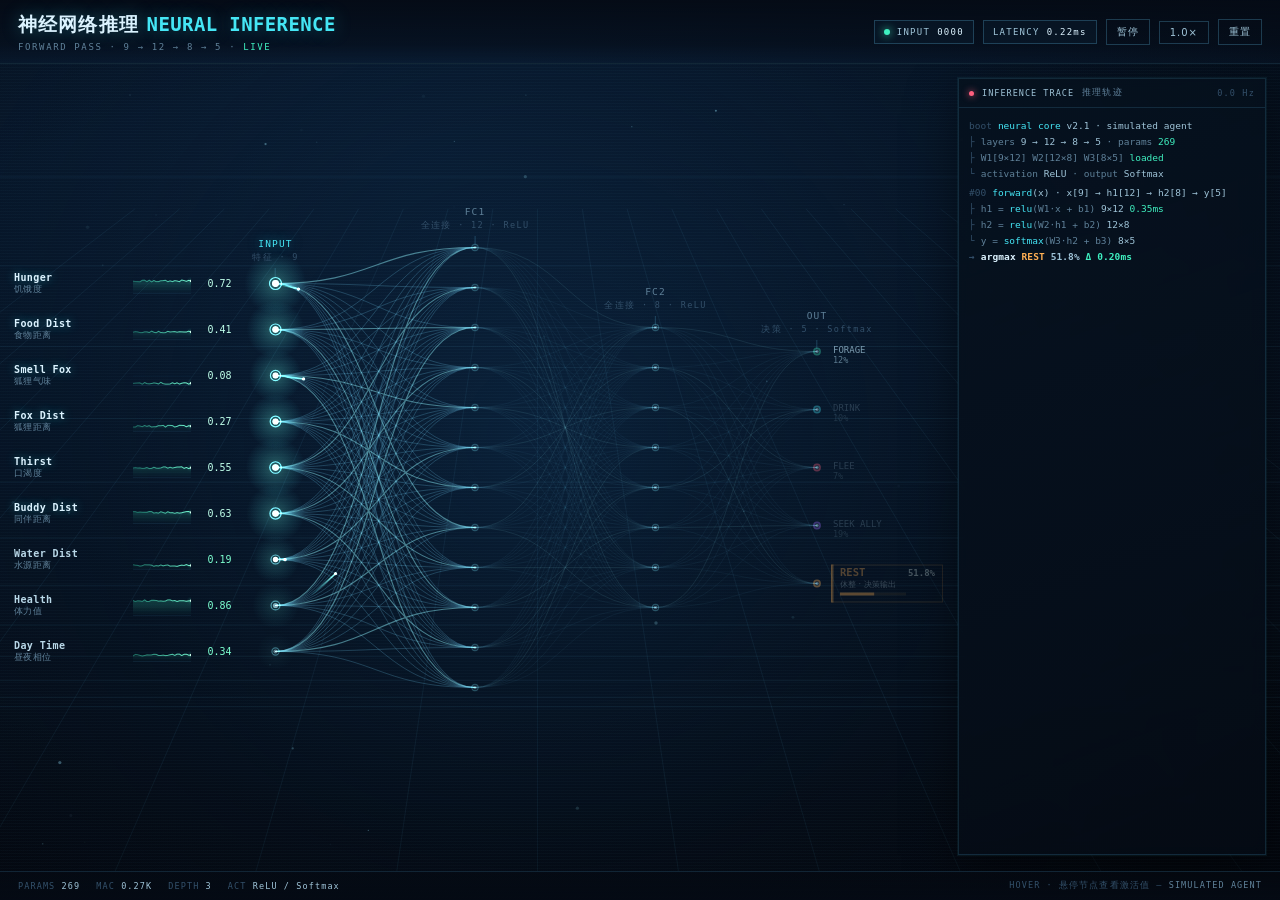
<file: _versions/neural-lab-v1.html>
<!doctype html>
<html lang="zh-CN">
<head>
<meta charset="utf-8">
<meta name="viewport" content="width=device-width,initial-scale=1">
<title>神经网络推理 · Neural Inference</title>
<style>
/* Layout: 深空蓝推理大屏 —— 顶栏状态轨 / 中部三层全连接网络（左侧特征输入列 + 右侧推理轨迹）/ 底栏参数统计。
   视觉：深空渐变 + 透视网格 + 星尘粒子 + 霓虹青绿光线；节点按层依次点亮，信号光点沿连线流动。 */
:root{
  color-scheme:dark;
  --bg:#04080f; --bg2:#071527; --panel:rgba(7,18,32,.82);
  --ink:#dcf3ff; --ink2:#9fc4d8; --dim:#5f8199; --mute:#33506a;
  --cy:#45e6f5; --gr:#3ff0c0; --pu:#a06bff; --or:#ffb054; --rd:#ff5f7e; --bl:#4f9dff;
  --hair:rgba(90,180,220,.16); --hair2:rgba(90,180,220,.28);
  --mono:"JetBrains Mono",ui-monospace,"Cascadia Mono",Consolas,Menlo,monospace;
  --cjk:"Noto Sans SC","PingFang SC","Microsoft YaHei",system-ui,sans-serif;
}
*{box-sizing:border-box}
html,body{height:100%;margin:0}
body{
  background:radial-gradient(120% 90% at 32% 18%,#0a1e36 0%,var(--bg2) 42%,var(--bg) 100%);
  color:var(--ink);font-family:var(--mono);overflow:hidden;
  -webkit-font-smoothing:antialiased;
}
#app{position:relative;height:100%;display:grid;grid-template-rows:auto minmax(0,1fr) auto}

/* ---------- 顶栏 ---------- */
header{position:relative;z-index:6;display:flex;align-items:center;gap:18px;
  padding:12px 18px 11px;border-bottom:1px solid var(--hair);
  background:linear-gradient(180deg,rgba(4,10,20,.92),rgba(4,10,20,.55) 70%,transparent)}
.brand{display:grid;gap:4px;min-width:0}
.brand h1{margin:0;font-family:var(--cjk);font-size:clamp(14px,1.5vw,19px);font-weight:700;letter-spacing:.06em;
  white-space:nowrap;text-shadow:0 0 18px rgba(69,230,245,.35)}
.brand h1 em{font-family:var(--mono);font-style:normal;font-weight:600;color:var(--cy);letter-spacing:.02em}
.brand p{margin:0;font-size:9px;letter-spacing:.18em;color:var(--dim);white-space:nowrap}
.brand p b{color:var(--gr);font-weight:500}

.run{display:flex;align-items:center;gap:9px;margin-left:auto;flex-wrap:wrap;justify-content:flex-end}
.pill{display:flex;align-items:center;gap:7px;height:24px;padding:0 9px;border:1px solid var(--hair2);
  font-size:9px;letter-spacing:.14em;color:var(--ink2);background:rgba(10,28,46,.5);white-space:nowrap}
.pill i{width:6px;height:6px;border-radius:50%;background:var(--gr);box-shadow:0 0 8px var(--gr);
  animation:beat 1.6s ease-in-out infinite}
.pill.paused i{background:var(--or);box-shadow:0 0 8px var(--or);animation:none}
.pill b{color:var(--ink);font-weight:500;font-variant-numeric:tabular-nums}
@keyframes beat{0%,100%{opacity:1;transform:scale(1)}50%{opacity:.35;transform:scale(.72)}}
.ctl{font:inherit;font-size:10px;letter-spacing:.1em;font-family:var(--cjk);color:var(--ink2);
  background:transparent;border:1px solid var(--hair2);padding:5px 10px;cursor:pointer;white-space:nowrap}
.ctl:hover{color:var(--ink);border-color:var(--cy);box-shadow:0 0 12px rgba(69,230,245,.18)}
.ctl:focus-visible{outline:1px solid var(--cy);outline-offset:2px}

/* ---------- 主舞台 ---------- */
main{position:relative;min-height:0;overflow:hidden}
#c{position:absolute;inset:0;width:100%;height:100%;display:block}

/* 层标签 */
.tags{position:absolute;inset:0;pointer-events:none;z-index:3}
.tag{position:absolute;transform:translateX(-50%);text-align:center;white-space:nowrap;
  font-size:8.5px;letter-spacing:.16em;color:var(--mute)}
.tag b{display:block;font-size:9.5px;letter-spacing:.12em;color:var(--dim);font-weight:500;margin-bottom:3px}
.tag.on b{color:var(--cy);text-shadow:0 0 12px rgba(69,230,245,.5)}
.tag::after{content:"";display:block;width:1px;height:9px;margin:4px auto 0;background:var(--hair2)}

/* 输入特征列 */
.feats{position:absolute;left:0;top:0;height:100%;pointer-events:none;z-index:4}
.feat{position:absolute;left:0;display:flex;align-items:center;gap:7px;height:40px;
  transform:translateY(-50%);transition:opacity .35s}
.feat .ft{display:grid;gap:1px;min-width:0;flex:1}
.feat .ft b{font-size:10px;font-weight:600;letter-spacing:.04em;color:#b9d8e8;white-space:nowrap}
.feat .ft i{font-family:var(--cjk);font-style:normal;font-size:8.5px;color:var(--dim);letter-spacing:.04em}
.feat .spk{display:block;width:58px;height:20px;flex:0 0 auto}
.feat .fv{font-size:10px;font-variant-numeric:tabular-nums;color:#7dffd0;width:34px;text-align:right;flex:0 0 auto}
.feat.hot .ft b{color:var(--ink);text-shadow:0 0 10px rgba(69,230,245,.45)}
.feat.hot .fv{color:#bfffea}

/* 推理轨迹面板 */
.trace{position:absolute;right:14px;top:14px;bottom:16px;width:min(308px,32%);z-index:5;
  display:flex;flex-direction:column;min-height:0;
  background:linear-gradient(160deg,rgba(6,17,30,.9),rgba(5,12,22,.72));
  border:1px solid var(--hair);backdrop-filter:blur(7px);
  box-shadow:0 0 0 1px rgba(69,230,245,.06),0 18px 50px rgba(0,0,0,.45)}
.trace.hide{display:none}
.th{display:flex;align-items:center;gap:8px;padding:8px 10px;border-bottom:1px solid var(--hair);
  font-size:8.5px;letter-spacing:.14em;color:var(--dim);white-space:nowrap}
.th b{color:var(--ink2);font-weight:500;letter-spacing:.12em}
.th em{margin-left:auto;font-style:normal;color:var(--mute);font-variant-numeric:tabular-nums}
.th .rec{width:5px;height:5px;border-radius:50%;background:var(--rd);box-shadow:0 0 7px var(--rd);animation:beat 1.2s infinite}
.tb{flex:1;min-height:0;overflow-y:auto;overflow-x:hidden;padding:7px 10px 10px;display:flex;flex-direction:column;justify-content:flex-start;gap:1px}
.ln{font-size:9.5px;line-height:15px;white-space:nowrap;overflow:hidden;text-overflow:ellipsis;
  color:var(--dim);animation:slideIn .28s ease-out}
.ln .t{color:var(--mute);margin-right:6px}
.ln .k{color:var(--cy)}
.ln .g{color:var(--gr)}
.ln .o{color:var(--or)}
.ln .n{color:var(--ink2);font-variant-numeric:tabular-nums}
.ln.hd{color:var(--ink2);margin-top:3px}
.ln.res{color:var(--ink);font-weight:600;letter-spacing:.01em}
@keyframes slideIn{from{opacity:0;transform:translateY(3px)}to{opacity:1;transform:none}}

/* 底栏 */
footer{position:relative;z-index:6;display:flex;align-items:center;gap:16px;flex-wrap:wrap;
  padding:8px 18px;border-top:1px solid var(--hair);font-size:8.5px;letter-spacing:.13em;color:var(--mute);
  background:linear-gradient(0deg,rgba(4,10,20,.92),transparent)}
footer span b{color:var(--ink2);font-weight:500;font-variant-numeric:tabular-nums}
footer .right{margin-left:auto;color:var(--mute)}
footer .right b{color:var(--dim)}

/* 光效叠加 */
main::after{content:"";position:absolute;inset:0;pointer-events:none;z-index:2;
  background:repeating-linear-gradient(to bottom,rgba(120,220,255,.022) 0 1px,transparent 1px 3px)}
.vig{position:absolute;inset:0;pointer-events:none;z-index:2;
  background:radial-gradient(120% 100% at 40% 45%,transparent 45%,rgba(2,5,10,.55) 100%)}

#boot{position:absolute;inset:0;display:grid;place-items:center;z-index:9;background:var(--bg);
  color:var(--dim);font-size:10px;letter-spacing:.2em;transition:opacity .5s}
#boot.gone{opacity:0;pointer-events:none}

@media (max-width:1180px){
  .feat .spk{width:44px}
  .feat .fv{width:30px;font-size:9px}
  .trace{width:min(268px,33%)}
}
@media (max-width:900px){
  .trace{top:10px;right:10px;bottom:10px;width:min(230px,34%)}
  .feat .ft i{display:none}
  .feat .ft b{font-size:9px}
}
@media (max-width:720px){
  .trace{display:none}
  header{padding:9px 12px}
  .brand p{display:none}
  footer{padding:6px 12px;font-size:8px}
  .feat .spk{display:none}
  .feat .fv{display:none}
  .feat .ft b{font-size:8.5px}
}
</style>
</head>
<body>
<div id="app">
  <header>
    <div class="brand">
      <h1>神经网络推理 <em>NEURAL&nbsp;INFERENCE</em></h1>
      <p>FORWARD PASS · 9 → 12 → 8 → 5 · <b id="hStatus">LIVE</b></p>
    </div>
    <div class="run">
      <div class="pill" id="hPill"><i></i><span id="hPhase">INPUT</span><b id="hStep">0000</b></div>
      <div class="pill"><span>LATENCY</span><b id="hLat">0.00ms</b></div>
      <button class="ctl" id="bPause" type="button">暂停</button>
      <button class="ctl" id="bSpeed" type="button">1.0×</button>
      <button class="ctl" id="bReset" type="button">重置</button>
    </div>
  </header>

  <main id="stage">
    <canvas id="c" aria-label="神经网络前向传播可视化：左侧 9 个输入特征，经 12、8 个隐藏神经元，输出 5 个行为决策"></canvas>
    <div class="tags" id="tags"></div>
    <div class="feats" id="feats"></div>

    <aside class="trace" id="trace">
      <div class="th"><span class="rec"></span><b>INFERENCE TRACE</b><span>推理轨迹</span><em id="tRate">0.0 Hz</em></div>
      <div class="tb" id="log"></div>
    </aside>
    <div class="vig"></div>
  </main>

  <footer>
    <span>PARAMS <b id="fP">236</b></span>
    <span>MAC <b id="fM">0.24K</b></span>
    <span>DEPTH <b>3</b></span>
    <span>ACT <b>ReLU / Softmax</b></span>
    <span class="right">HOVER · 悬停节点查看激活值 — <b>SIMULATED AGENT</b></span>
  </footer>
</div>
<div id="boot">INITIALIZING NEURAL CORE…</div>

<script>
(function () {
  'use strict';

  /* ================= 0. 基础 ================= */
  var $ = function (s) { return document.querySelector(s); };
  var TAU = Math.PI * 2;
  var clamp = function (v, a, b) { return v < a ? a : v > b ? b : v; };
  var lerp = function (a, b, t) { return a + (b - a) * t; };
  var reduce = matchMedia('(prefers-reduced-motion: reduce)').matches;

  var CV = $('#c'), cx = CV.getContext('2d');
  var tagsEl = $('#tags'), featsEl = $('#feats'), logEl = $('#log');
  var W = 0, H = 0, DPR = 1;

  /* 固定种子权重（每次打开网络结构一致，观感稳定） */
  var seed = 20261022;
  function rnd() { seed = (seed * 1664525 + 1013904223) % 4294967296; return seed / 4294967296; }
  function gauss() { return (rnd() + rnd() + rnd() - 1.5) * 0.9; }

  /* ================= 1. 网络定义 ================= */
  var FEATS = [
    { k: 'hunger', en: 'Hunger',      cn: '饥饿度',   v: 0.72 },
    { k: 'food',   en: 'Food Dist',   cn: '食物距离', v: 0.41 },
    { k: 'smell',  en: 'Smell Fox',   cn: '狐狸气味', v: 0.08 },
    { k: 'fox',    en: 'Fox Dist',    cn: '狐狸距离', v: 0.27 },
    { k: 'thirst', en: 'Thirst',      cn: '口渴度',   v: 0.55 },
    { k: 'buddy',  en: 'Buddy Dist',  cn: '同伴距离', v: 0.63 },
    { k: 'water',  en: 'Water Dist',  cn: '水源距离', v: 0.19 },
    { k: 'health', en: 'Health',      cn: '体力值',   v: 0.86 },
    { k: 'day',    en: 'Day Time',    cn: '昼夜相位', v: 0.34 }
  ];
  var OUTS = [
    { en: 'FORAGE', cn: '觅食', c: '#3ff0c0' },
    { en: 'DRINK',  cn: '饮水', c: '#45e6f5' },
    { en: 'FLEE',   cn: '逃跑', c: '#ff5f7e' },
    { en: 'SEEK ALLY', cn: '寻伴', c: '#a06bff' },
    { en: 'REST',   cn: '休整', c: '#ffb054' }
  ];
  var N0 = FEATS.length, N1 = 12, N2 = 8, N3 = OUTS.length;

  FEATS.forEach(function (f) {
    f.hist = [];
    for (var i = 0; i < 26; i++) f.hist.push(clamp(f.v + (rnd() - 0.5) * 0.12, 0.02, 0.98));
    f.hist[f.hist.length - 1] = f.v;
  });

  function mkLayer(n, m) {
    var w = [], b = [];
    for (var i = 0; i < n; i++) {
      var row = [];
      for (var j = 0; j < m; j++) row.push(gauss() * 1.15);
      w.push(row);
      b.push(gauss() * 0.12);
    }
    return { w: w, b: b, n: n, m: m };
  }
  var L1 = mkLayer(N1, N0), L2 = mkLayer(N2, N1), L3 = mkLayer(N3, N2);
  var PARAMS = N1 * N0 + N1 + N2 * N1 + N2 + N3 * N2 + N3;

  var act = { x: FEATS.map(function (f) { return f.v; }), h1: zeros(N1), h2: zeros(N2), y: zeros(N3) };
  function zeros(n) { var a = []; for (var i = 0; i < n; i++) a.push(0); return a; }
  function relu(v) { return v > 0 ? v : 0; }
  function forward(layer, input) {
    var out = [];
    for (var i = 0; i < layer.n; i++) {
      var s = layer.b[i], w = layer.w[i];
      for (var j = 0; j < layer.m; j++) s += w[j] * input[j];
      out.push(s);
    }
    return out;
  }
  function softmax(v) {
    var mx = Math.max.apply(null, v), e = v.map(function (x) { return Math.exp(x - mx); });
    var s = e.reduce(function (a, b) { return a + b; }, 0);
    return e.map(function (x) { return x / s; });
  }
  var latency = 0, best = 0;

  function infer() {
    var t0 = performance.now();
    act.h1 = forward(L1, act.x).map(relu);
    act.h2 = forward(L2, act.h1).map(relu);
    act.y = softmax(forward(L3, act.h2).map(function (v) { return v / 0.62; }));
    latency = performance.now() - t0;
    var bi = 0;
    for (var i = 1; i < act.y.length; i++) if (act.y[i] > act.y[bi]) bi = i;
    best = bi;
    return bi;
  }
  function newSample() {
    FEATS.forEach(function (f) {
      f.v = clamp(f.v + (rnd() - 0.5) * 0.16, 0.03, 0.97);
      f.hist.push(f.v);
      if (f.hist.length > 26) f.hist.shift();
    });
    act.x = FEATS.map(function (f) { return f.v; });
  }

  /* ================= 2. 几何 ================= */
  var LS = [], R = 0;   /* 层几何 / 网络可用右边界 */
  var EDGES = [];   /* 连接：{a, i, j, w, alpha} */
  var tagEls = [];

  function layout() {
    W = CV.clientWidth || 1; H = CV.clientHeight || 1;
    DPR = Math.min(window.devicePixelRatio || 1, 2);
    CV.width = Math.round(W * DPR); CV.height = Math.round(H * DPR);
    cx.setTransform(DPR, 0, 0, DPR, 0, 0);

    var narrow = W < 900;
    /* 右侧推理轨迹面板占位：网络只排布在剩余宽度内，避免输出层被面板遮住 */
    var traceEl = $('#trace');
    var tw = traceEl && traceEl.offsetParent !== null ? traceEl.offsetWidth + 22 : 0;
    R = Math.max(320, W - tw);
    var xs = narrow ? [0.30, 0.50, 0.69, 0.86] : [0.29, 0.50, 0.69, 0.86];
    var ns = [N0, N1, N2, N3];
    LS = [];
    for (var li = 0; li < 4; li++) {
      var n = ns[li];
      var span = H * (li === 0 ? 0.66 : li === 3 ? 0.44 : 0.62);
      var gap = Math.min(li === 0 ? 46 : li === 3 ? 58 : 40, span / Math.max(1, n - 1));
      var y0 = H * 0.5 - (n - 1) * gap / 2;
      var ys = [];
      for (var i = 0; i < n; i++) ys.push(y0 + i * gap);
      LS.push({ n: n, x: R * xs[li], ys: ys, gap: gap });
    }

    EDGES = [];
    for (var a = 0; a < 3; a++) {
      var LAY = [L1, L2, L3][a], from = LS[a], to = LS[a + 1];
      for (var i = 0; i < from.n; i++) {
        for (var j = 0; j < to.n; j++) {
          var w = LAY.w[j][i];
          EDGES.push({ a: a, i: i, j: j, w: w, al: 0.055 + 0.24 * Math.min(1, Math.abs(w) / 1.6) });
        }
      }
    }

    buildFeats();
    buildTags();

    /* 层位置变化后重建静态几何缓存 */
    geoDirty = true;
  }

  function buildTags() {
    tagsEl.innerHTML = '';
    tagEls = [];
    var names = [
      ['INPUT', '特征 · 9'],
      ['FC1', '全连接 · 12 · ReLU'],
      ['FC2', '全连接 · 8 · ReLU'],
      ['OUT', '决策 · 5 · Softmax']
    ];
    LS.forEach(function (L, li) {
      var d = document.createElement('div');
      d.className = 'tag';
      d.style.left = L.x + 'px';
      d.style.top = Math.max(6, L.ys[0] - (li === 0 ? 46 : 42)) + 'px';
      d.innerHTML = '<b>' + names[li][0] + '</b>' + names[li][1];
      tagsEl.appendChild(d);
      tagEls.push(d);
    });
  }

  function buildFeats() {
    featsEl.innerHTML = '';
    var L = LS[0];
    var colW = Math.max(120, L.x - 44);
    FEATS.forEach(function (f, i) {
      var row = document.createElement('div');
      row.className = 'feat';
      row.style.top = L.ys[i] + 'px';
      row.style.width = colW + 'px';
      row.style.paddingLeft = '14px';
      row.innerHTML = '<div class="ft"><b>' + f.en + '</b><i>' + f.cn + '</i></div>' +
        '<canvas class="spk" width="116" height="40"></canvas><span class="fv">0.00</span>';
      featsEl.appendChild(row);
      f.el = row;
      f.fv = row.querySelector('.fv');
      f.spk = row.querySelector('.spk');
      f.sctx = f.spk.getContext('2d');
    });
    syncFeats();
  }

  function syncFeats() {
    FEATS.forEach(function (f) {
      if (!f.el) return;
      f.fv.textContent = f.v.toFixed(2);
      var c = f.sctx, w = f.spk.width, h = f.spk.height;
      c.clearRect(0, 0, w, h);
      var n = f.hist.length, step = w / 25;
      /* 网格底 */
      c.strokeStyle = 'rgba(90,180,220,.16)'; c.lineWidth = 1;
      c.beginPath(); c.moveTo(0, h - 1); c.lineTo(w, h - 1); c.stroke();
      c.strokeStyle = 'rgba(90,180,220,.08)';
      c.beginPath(); c.moveTo(0, h * 0.5); c.lineTo(w, h * 0.5); c.stroke();
      /* 曲线：先面积后描边 */
      var pts = [];
      for (var i = 0; i < n; i++) pts.push([i * step, h - 3 - f.hist[i] * (h - 8)]);
      var area = c.createLinearGradient(0, 0, 0, h);
      area.addColorStop(0, 'rgba(63,240,192,.26)');
      area.addColorStop(1, 'rgba(63,240,192,0)');
      c.fillStyle = area;
      c.beginPath();
      c.moveTo(pts[0][0], h);
      for (var k = 0; k < pts.length; k++) c.lineTo(pts[k][0], pts[k][1]);
      c.lineTo(pts[pts.length - 1][0], h);
      c.closePath(); c.fill();
      var grad = c.createLinearGradient(0, 0, w, 0);
      grad.addColorStop(0, 'rgba(63,240,192,.35)');
      grad.addColorStop(1, 'rgba(120,255,215,1)');
      c.strokeStyle = grad; c.lineWidth = 2; c.lineJoin = 'round'; c.lineCap = 'round';
      c.beginPath();
      for (var j = 0; j < pts.length; j++) j ? c.lineTo(pts[j][0], pts[j][1]) : c.moveTo(pts[j][0], pts[j][1]);
      c.stroke();
      /* 末点 + 光晕 */
      var lp = pts[pts.length - 1];
      c.shadowColor = 'rgba(63,240,192,.9)'; c.shadowBlur = 6;
      c.fillStyle = 'rgba(210,255,240,1)';
      c.beginPath(); c.arc(lp[0], lp[1], 2.4, 0, TAU); c.fill();
      c.shadowBlur = 0;
    });
  }

  /* ================= 3. 动画状态 ================= */
  var geoDirty = true;
  var t = 0, cycle = 4.0, phase = 0, paused = false, speed = 1, stepNo = 0;
  var parts = [], ripples = [], dust = [], hotPhase = 0;
  var curOut = 0, prevOut = 0, lastInferAt = -9, rateWin = [], rate = 0;

  for (var d = 0; d < 54; d++) {
    dust.push({ x: rnd(), y: rnd(), r: 0.5 + rnd() * 1.3, s: 0.004 + rnd() * 0.012, a: 0.10 + rnd() * 0.35, ph: rnd() * TAU });
  }

  /* 阶段能量：0→1 表示该层被点亮 */
  var STAGE = [[0.02, 0.20], [0.22, 0.46], [0.48, 0.72], [0.74, 0.94]];
  function glow(li) {
    var r = STAGE[li];
    return clamp((phase - r[0]) / (r[1] - r[0]), 0, 1);
  }

  function spawn(stage) {
    var pool = [];
    for (var k = 0; k < EDGES.length; k++) if (EDGES[k].a === stage) pool.push(EDGES[k]);
    if (!pool.length) return;
    var e = pool[(rnd() * pool.length) | 0];
    parts.push({ e: e, u: 0, sp: 0.55 + rnd() * 0.85, life: 1, hue: stage === 2 && rnd() < 0.25 ? 'red' : 'cyan' });
  }

  function tick(dt) {
    t += dt;
    if (!paused) {
      if (!reduce) {
        phase += dt / (cycle / speed);
        if (phase >= 1) {
          phase = 0;
          stepNo++;
          prevOut = curOut;
          newSample();
          curOut = infer();
          syncFeats();
          pushRun();
          /* 新一轮的输入更新 */
          rateWin.push(t);
          while (rateWin.length && t - rateWin[0] > 4) rateWin.shift();
        }
        /* 粒子生成：源层点亮后持续发车 */
        for (var s = 0; s < 3; s++) {
          if (glow(s) > 0.55 && rnd() < dt * (7 + 12 * speed)) spawn(s);
        }
        /* 波形能量衰减 */
        hotPhase = Math.max(0, hotPhase - dt * 1.6);
      }
    }

    /* 粒子推进 */
    for (var i = parts.length - 1; i >= 0; i--) {
      var p = parts[i];
      p.u += p.sp * dt * (paused ? 0 : 1);
      if (p.u >= 1) {
        ripples.push({ li: p.e.a + 1, j: p.e.j, r: 0, a: 0.55, c: p.hue });
        parts.splice(i, 1);
      }
    }
    for (var r = ripples.length - 1; r >= 0; r--) {
      var w = ripples[r];
      w.r += dt * (26 + 40 * speed); w.a -= dt * 1.5;
      if (w.a <= 0) ripples.splice(r, 1);
    }
  }

  /* ================= 4. 绘制 ================= */
  var path = null;
  function buildPaths() {
    path = { 0: [], 1: [], 2: [] };
    for (var s = 0; s < 3; s++) {
      var A = LS[s], B = LS[s + 1];
      var arr = [];
      for (var i = 0; i < A.n; i++) {
        for (var j = 0; j < B.n; j++) {
          var x1 = A.x, y1 = A.ys[i], x2 = B.x, y2 = B.ys[j];
          var mx = (x1 + x2) / 2;
          var p = new Path2D();
          p.moveTo(x1, y1);
          p.bezierCurveTo(mx, y1, mx, y2, x2, y2);
          arr.push({ p: p, x1: x1, y1: y1, x2: x2, y2: y2, mx: mx, w: EDGES.length });
        }
      }
      path[s] = arr;
    }
    geoDirty = false;
  }

  function bezPoint(e, u) {
    var v = 1 - u;
    var x = v * v * v * e.x1 + 3 * v * v * u * e.mx + 3 * v * u * u * e.mx + u * u * u * e.x2;
    var y = v * v * v * e.y1 + 3 * v * v * u * e.y1 + 3 * v * u * u * e.y2 + u * u * u * e.y2;
    return [x, y];
  }

  function draw() {
    cx.clearRect(0, 0, W, H);

    /* --- 深空底 + 光晕 --- */
    var g = cx.createRadialGradient(W * 0.42, H * 0.46, 20, W * 0.42, H * 0.46, Math.max(W, H) * 0.78);
    g.addColorStop(0, 'rgba(12,40,68,.55)');
    g.addColorStop(0.45, 'rgba(6,20,36,.18)');
    g.addColorStop(1, 'rgba(3,7,14,0)');
    cx.fillStyle = g; cx.fillRect(0, 0, W, H);

    /* --- 透视网格 --- */
    cx.save();
    cx.strokeStyle = 'rgba(90,190,230,.075)';
    cx.lineWidth = 1;
    var hz = H * 0.80;
    for (var i = 1; i <= 12; i++) {
      var yy = hz - Math.pow(i / 12, 2.1) * H * 0.66;
      cx.beginPath(); cx.moveTo(0, yy); cx.lineTo(W, yy); cx.stroke();
    }
    var vx = W * 0.42;
    for (var k = -9; k <= 9; k++) {
      cx.beginPath(); cx.moveTo(vx + k * W * 0.11, H); cx.lineTo(vx + k * W * 0.035, hz - H * 0.62); cx.stroke();
    }
    cx.restore();

    /* --- 星尘 --- */
    for (var d = 0; d < dust.length; d++) {
      var s0 = dust[d];
      s0.y -= s0.s * (paused ? 0 : 1);
      if (s0.y < -0.02) { s0.y = 1.02; s0.x = rnd(); }
      var tw = 0.55 + 0.45 * Math.sin(t * 1.4 + s0.ph);
      cx.globalAlpha = s0.a * tw;
      cx.fillStyle = '#8fd8ef';
      cx.beginPath(); cx.arc(s0.x * W, s0.y * H, s0.r, 0, TAU); cx.fill();
    }
    cx.globalAlpha = 1;

    /* --- 横向扫描光带 --- */
    var scanX = (((t * 0.075) % 1.5) - 0.2) * R;
    var sg = cx.createLinearGradient(scanX - 70, 0, scanX + 70, 0);
    sg.addColorStop(0, 'rgba(69,230,245,0)');
    sg.addColorStop(0.5, 'rgba(69,230,245,.06)');
    sg.addColorStop(1, 'rgba(69,230,245,0)');
    cx.fillStyle = sg;
    cx.fillRect(scanX - 70, 0, 140, H);

    if (geoDirty) buildPaths();

    /* --- 连线：每层合并为「冷 / 热」两个 Path2D，避免逐条 stroke --- */
    var eLayers = [glow(0), glow(1), glow(2)];
    for (var li = 0; li < 3; li++) {
      var e = eLayers[li], arr = path[li];
      var cold = new Path2D(), hot = new Path2D();
      for (var q = 0; q < arr.length; q++) {
        (q % 7 === 0 ? hot : cold).addPath(arr[q].p);
      }
      cx.lineWidth = 0.75;
      cx.strokeStyle = 'rgba(110,205,240,' + (0.07 + 0.30 * e).toFixed(3) + ')';
      cx.stroke(cold);
      cx.lineWidth = e > 0.6 ? 1.1 : 0.95;
      cx.strokeStyle = 'rgba(145,245,255,' + (0.10 + 0.44 * e).toFixed(3) + ')';
      cx.stroke(hot);
    }

    /* --- 信号光点 --- */
    cx.globalCompositeOperation = 'lighter';
    for (var pi = 0; pi < parts.length; pi++) {
      var pt = parts[pi];
      var ep = edgeOf(pt.e);
      var uv = pt.u;
      var xy = bezPoint(ep, uv), xp = bezPoint(ep, Math.max(0, uv - 0.12));
      var grd = cx.createLinearGradient(xp[0], xp[1], xy[0], xy[1]);
      var c1 = pt.hue === 'red' ? 'rgba(255,95,126,0)' : 'rgba(69,230,245,0)';
      var c2 = pt.hue === 'red' ? 'rgba(255,120,150,.85)' : 'rgba(150,255,235,.95)';
      grd.addColorStop(0, c1); grd.addColorStop(1, c2);
      cx.strokeStyle = grd; cx.lineWidth = 1.6; cx.lineCap = 'round';
      cx.beginPath(); cx.moveTo(xp[0], xp[1]); cx.lineTo(xy[0], xy[1]); cx.stroke();
      cx.fillStyle = pt.hue === 'red' ? 'rgba(255,190,205,.95)' : 'rgba(210,255,245,.98)';
      cx.beginPath(); cx.arc(xy[0], xy[1], 1.55, 0, TAU); cx.fill();
    }

    /* --- 节点 --- */
    for (var nl = 0; nl < 4; nl++) {
      var L = LS[nl], eN = glow(nl);
      for (var ni = 0; ni < L.n; ni++) {
        var nv = nodeVal(nl, ni);
        var x = L.x, y = L.ys[ni];
        var hot = nl === 0 ? f_energy(ni) : eN;
        var rad = 3.1 + 3.4 * hot * (0.55 + 0.45 * Math.min(1, Math.abs(nv) / 1.1));
        /* 外辉 */
        if (hot > 0.12) {
          var rg = cx.createRadialGradient(x, y, 0, x, y, rad * 5.2);
          rg.addColorStop(0, 'rgba(120,255,225,' + (0.30 * hot).toFixed(3) + ')');
          rg.addColorStop(1, 'rgba(69,230,245,0)');
          cx.fillStyle = rg;
          cx.beginPath(); cx.arc(x, y, rad * 5.2, 0, TAU); cx.fill();
        }
        /* 芯 */
        cx.fillStyle = hot > 0.55 ? '#eafffb' : 'rgba(190,235,250,' + (0.35 + 0.55 * hot).toFixed(2) + ')';
        cx.beginPath(); cx.arc(x, y, rad * 0.58, 0, TAU); cx.fill();
        /* 环 */
        cx.strokeStyle = nl === 3
          ? hexA(OUTS[ni].c, 0.35 + 0.6 * hot)
          : 'rgba(120,225,245,' + (0.28 + 0.6 * hot).toFixed(2) + ')';
        cx.lineWidth = nl === 3 ? 1.6 : 1.15;
        cx.beginPath(); cx.arc(x, y, rad, 0, TAU); cx.stroke();
      }
    }

    /* --- 涟漪 --- */
    for (var ri = 0; ri < ripples.length; ri++) {
      var rp = ripples[ri], RL = LS[rp.li];
      if (!RL) continue;
      var rx = RL.x, ry = RL.ys[rp.j];
      cx.strokeStyle = rp.c === 'red' ? 'rgba(255,110,140,' + rp.a.toFixed(2) + ')' : 'rgba(120,255,230,' + rp.a.toFixed(2) + ')';
      cx.lineWidth = 1;
      cx.beginPath(); cx.arc(rx, ry, 4 + rp.r * 0.6, 0, TAU); cx.stroke();
    }
    cx.globalCompositeOperation = 'source-over';

    /* --- 输出标签 --- */
    drawOut();
  }

  function edgeOf(o) {
    var L = LS[o.a], R = LS[o.a + 1];
    return {
      x1: L.x, y1: L.ys[o.i], x2: R.x, y2: R.ys[o.j],
      mx: (L.x + R.x) / 2
    };
  }
  function nodeVal(li, i) {
    if (li === 0) return act.x[i];
    if (li === 1) return act.h1[i] || 0;
    if (li === 2) return act.h2[i] || 0;
    return act.y[i] || 0;
  }
  /* 输入层的点亮：第 i 个特征按顺序错峰亮起 */
  function f_energy(i) {
    var p = phase;
    var st = 0.02 + (i / N0) * 0.15;
    return clamp((p - st) / 0.07, 0, 1);
  }

  var outLbl = [];
  function drawOut() {
    var L = LS[3], e = glow(3);
    for (var i = 0; i < L.n; i++) {
      var pct = (act.y[i] * 100);
      var isBest = i === best;
      var a = (i === 0 || e > 0.2) ? 1 : 0.3;
      cx.globalAlpha = a;
      cx.textAlign = 'left';
      cx.textBaseline = 'middle';
      if (isBest) {
        /* 最佳决策卡：色条 + 半透明底 + 双行文字 + 置信度条 */
        var bx = L.x + 14, by = L.ys[i] - 19, bw = Math.min(112, R - bx - 6), bh = 38;
        cx.fillStyle = 'rgba(6,18,30,.72)';
        cx.fillRect(bx, by, bw, bh);
        cx.strokeStyle = hexA(OUTS[i].c, 0.42); cx.lineWidth = 1;
        cx.strokeRect(bx + 0.5, by + 0.5, bw - 1, bh - 1);
        cx.fillStyle = hexA(OUTS[i].c, 0.9);
        cx.fillRect(bx, by, 2.5, bh);
        cx.font = '700 10.5px ui-monospace,Consolas,monospace';
        cx.fillStyle = OUTS[i].c;
        cx.fillText(OUTS[i].en, bx + 9, by + 9);
        cx.font = '400 8px "Noto Sans SC",system-ui,sans-serif';
        cx.fillStyle = 'rgba(220,245,255,.78)';
        cx.fillText(OUTS[i].cn + ' · 决策输出', bx + 9, by + 20);
        cx.fillStyle = hexA(OUTS[i].c, 0.20);
        cx.fillRect(bx + 9, by + 28, bw - 46, 3);
        cx.fillStyle = OUTS[i].c;
        cx.fillRect(bx + 9, by + 28, (bw - 46) * act.y[i], 3);
        cx.font = '600 9px ui-monospace,Consolas,monospace';
        cx.fillStyle = 'rgba(235,255,250,.95)';
        cx.textAlign = 'right';
        cx.fillText(pct.toFixed(1) + '%', bx + bw - 8, by + 9);
        cx.textAlign = 'left';
      } else {
        cx.font = '500 9px ui-monospace,Consolas,monospace';
        cx.fillStyle = 'rgba(150,185,205,.8)';
        cx.fillText(OUTS[i].en, L.x + 16, L.ys[i] - 1);
        cx.font = '400 8.5px ui-monospace,Consolas,monospace';
        cx.fillStyle = 'rgba(120,155,175,.75)';
        cx.fillText(pct.toFixed(0) + '%', L.x + 16, L.ys[i] + 9);
      }
      cx.globalAlpha = 1;
    }
  }
  function hexA(hex, a) {
    var h = hex.replace('#', '');
    var n = parseInt(h, 16);
    return 'rgba(' + (n >> 16 & 255) + ',' + (n >> 8 & 255) + ',' + (n & 255) + ',' + a + ')';
  }

  /* ================= 5. 文字面板 ================= */
  function stamp() { return ('0' + (stepNo % 1000)).slice(-4); }
  function pushLine(html) {
    if (!logEl) return;
    var div = document.createElement('div');
    div.innerHTML = html;
    var el = div.firstElementChild;
    if (!el || !el.classList.contains('ln')) return;
    logEl.appendChild(el);
    while (logEl.children.length > 34) logEl.removeChild(logEl.firstChild);
    logEl.scrollTop = logEl.scrollHeight;
  }
  function pushBoot() {
    var rows = [
      '<div class="ln hd"><span class="t">boot</span><span class="k">neural core</span> v2.1 · simulated agent</div>',
      '<div class="ln"><span class="t">├</span>layers <span class="n">9 → 12 → 8 → 5</span> · params <span class="g">' + PARAMS + '</span></div>',
      '<div class="ln"><span class="t">├</span>W1[9×12] W2[12×8] W3[8×5] <span class="g">loaded</span></div>',
      '<div class="ln"><span class="t">└</span>activation <span class="n">ReLU</span> · output <span class="n">Softmax</span></div>'
    ];
    for (var i = 0; i < rows.length; i++) pushLine(rows[i]);
  }
  function pushRun() {
    if (!logEl) return;
    var ms = (0.18 + rnd() * 0.7).toFixed(2);
    var rows = [
      '<div class="ln hd"><span class="t">#' + stamp() + '</span><span class="k">forward</span>(x) · ' +
        'x[9] → h1[12] → h2[8] → y[5]</div>',
      '<div class="ln"><span class="t">├</span>h1 = <span class="k">relu</span>(W1·x + b1) ' +
        '<span class="n">9×12</span> <span class="g">' + ms + 'ms</span></div>',
      '<div class="ln"><span class="t">├</span>h2 = <span class="k">relu</span>(W2·h1 + b2) ' +
        '<span class="n">12×8</span></div>',
      '<div class="ln"><span class="t">└</span>y = <span class="k">softmax</span>(W3·h2 + b3) ' +
        '<span class="n">8×5</span></div>',
      '<div class="ln res"><span class="t">→</span>argmax <span class="o">' + OUTS[best].en + '</span>' +
        ' <span class="n">' + (act.y[best] * 100).toFixed(1) + '%</span>' +
        ' <span class="g">Δ ' + (latency || 0.4).toFixed(2) + 'ms</span></div>'
    ];
    for (var i = 0; i < rows.length; i++) pushLine(rows[i]);
  }

  function updateHUD() {
    var ph = phase < STAGE[1][0] ? 'INPUT' : phase < STAGE[2][0] ? 'HIDDEN 1' :
      phase < STAGE[3][0] ? 'HIDDEN 2' : 'OUTPUT';
    $('#hPhase').textContent = ph;
    $('#hStep').textContent = ('0000' + stepNo).slice(-4);
    $('#hLat').textContent = ((latency || 0.4) + 0.1 * rnd()).toFixed(2) + 'ms';
    $('#fP').textContent = PARAMS;
    $('#fM').textContent = (PARAMS / 1000).toFixed(2) + 'K';
    if (rateWin.length > 1) {
      rate = (rateWin.length - 1) / Math.max(0.001, rateWin[rateWin.length - 1] - rateWin[0]);
      $('#tRate').textContent = rate.toFixed(1) + ' Hz';
    }
    for (var i = 0; i < tagEls.length; i++) tagEls[i].classList.toggle('on', glow(i) > 0.65);
    for (var f = 0; f < FEATS.length; f++) {
      if (FEATS[f].el) FEATS[f].el.classList.toggle('hot', f_energy(f) > 0.5);
    }
  }

  /* ================= 6. 主循环 ================= */
  var last = performance.now(), hudAcc = 0;
  function frame(now) {
    requestAnimationFrame(frame);
    var dt = Math.min(0.05, (now - last) / 1000);
    last = now;
    tick(dt);
    draw();
    hudAcc += dt;
    if (hudAcc > 0.12) { hudAcc = 0; updateHUD(); }
  }

  /* ================= 7. 交互 ================= */
  var bPause = $('#bPause'), bSpeed = $('#bSpeed');
  bPause.addEventListener('click', function () {
    paused = !paused;
    bPause.textContent = paused ? '继续' : '暂停';
    $('#hStatus').textContent = paused ? 'HOLD' : 'LIVE';
    $('#hPill').classList.toggle('paused', paused);
  });
  var SP = [1, 2, 4, 0.5], si = 0;
  bSpeed.addEventListener('click', function () {
    si = (si + 1) % SP.length;
    speed = SP[si];
    bSpeed.textContent = speed.toFixed(1) + '×';
    cycle = 4.0;
  });
  $('#bReset').addEventListener('click', function () {
    seed = 20261022;
    L1 = mkLayer(N1, N0); L2 = mkLayer(N2, N1); L3 = mkLayer(N3, N2);
    stepNo = 0; phase = 0; t = 0;
    parts.length = 0; ripples.length = 0;
    logEl.innerHTML = '';
    FEATS.forEach(function (f) { f.v = 0.3 + rnd() * 0.5; f.hist = []; for (var i = 0; i < 26; i++) f.hist.push(f.v); });
    act.x = FEATS.map(function (f) { return f.v; });
    curOut = infer();
    syncFeats();
  });

  /* 悬停节点提示 */
  var tipEl = null;
  CV.addEventListener('pointermove', function (ev) {
    var r = CV.getBoundingClientRect(), mx = ev.clientX - r.left, my = ev.clientY - r.top;
    var hit = null;
    for (var li = 0; li < 4 && !hit; li++) {
      var L = LS[li];
      for (var i = 0; i < L.n; i++) {
        if (Math.abs(mx - L.x) < 8 && Math.abs(my - L.ys[i]) < 8) { hit = { li: li, i: i }; break; }
      }
    }
    if (hit) {
      if (!tipEl) {
        tipEl = document.createElement('div');
        tipEl.style.cssText = 'position:absolute;z-index:8;pointer-events:none;font:9px/1.5 ui-monospace,monospace;' +
          'color:#dcf3ff;background:rgba(6,16,28,.92);border:1px solid rgba(69,230,245,.35);padding:5px 8px;white-space:nowrap';
        document.getElementById('stage').appendChild(tipEl);
      }
      var nm = hit.li === 0 ? FEATS[hit.i].en : hit.li === 3 ? OUTS[hit.i].en : 'h' + hit.li + '[' + hit.i + ']';
      var vv = nodeVal(hit.li, hit.i);
      tipEl.innerHTML = nm + ' <b style="color:#3ff0c0">' + (hit.li === 3 ? (vv * 100).toFixed(1) + '%' : vv.toFixed(3)) + '</b>' +
        '<br><span style="color:#5f8199">' + (hit.li === 3 ? 'softmax 概率' : hit.li === 0 ? '归一化特征' : '激活值') + '</span>';
      tipEl.style.left = (LS[hit.li].x + 14) + 'px';
      tipEl.style.top = (LS[hit.li].ys[hit.i] - 10) + 'px';
      tipEl.style.display = 'block';
    } else if (tipEl) tipEl.style.display = 'none';
  });
  CV.addEventListener('pointerleave', function () { if (tipEl) tipEl.style.display = 'none'; });

  /* 键盘：空格暂停 */
  document.addEventListener('keydown', function (e) {
    if (e.code === 'Space' && e.target === document.body) { e.preventDefault(); bPause.click(); }
  });

  /* ================= 8. 启动 ================= */
  var ro = null;
  if (window.ResizeObserver) {
    ro = new ResizeObserver(function () { layout(); });
    ro.observe(document.getElementById('stage'));
  } else {
    window.addEventListener('resize', layout);
  }

  layout();
  act.x = FEATS.map(function (f) { return f.v; });
  curOut = infer();
  best = curOut;
  /* 开场前先吐两轮日志，避免空白面板 */
  stepNo = 0; pushBoot(); pushRun();
  setTimeout(function () { $('#boot').classList.add('gone'); }, 260);
  requestAnimationFrame(frame);

  window.__NN = {
    get state() { return { phase: phase, step: stepNo, out: best, y: act.y.slice(), paused: paused, speed: speed, parts: parts.length, pathLens: path ? [path[0].length, path[1].length, path[2].length] : null, xs: LS.map(function (l) { return Math.round(l.x); }), glow: [glow(0), glow(1), glow(2), glow(3)] }; },
    forward: function (v) { if (v && v.length === N0) { act.x = v.slice(); } curOut = infer(); best = curOut; return act.y.slice(); }
  };
})();
</script>
</body>
</html>
</file>
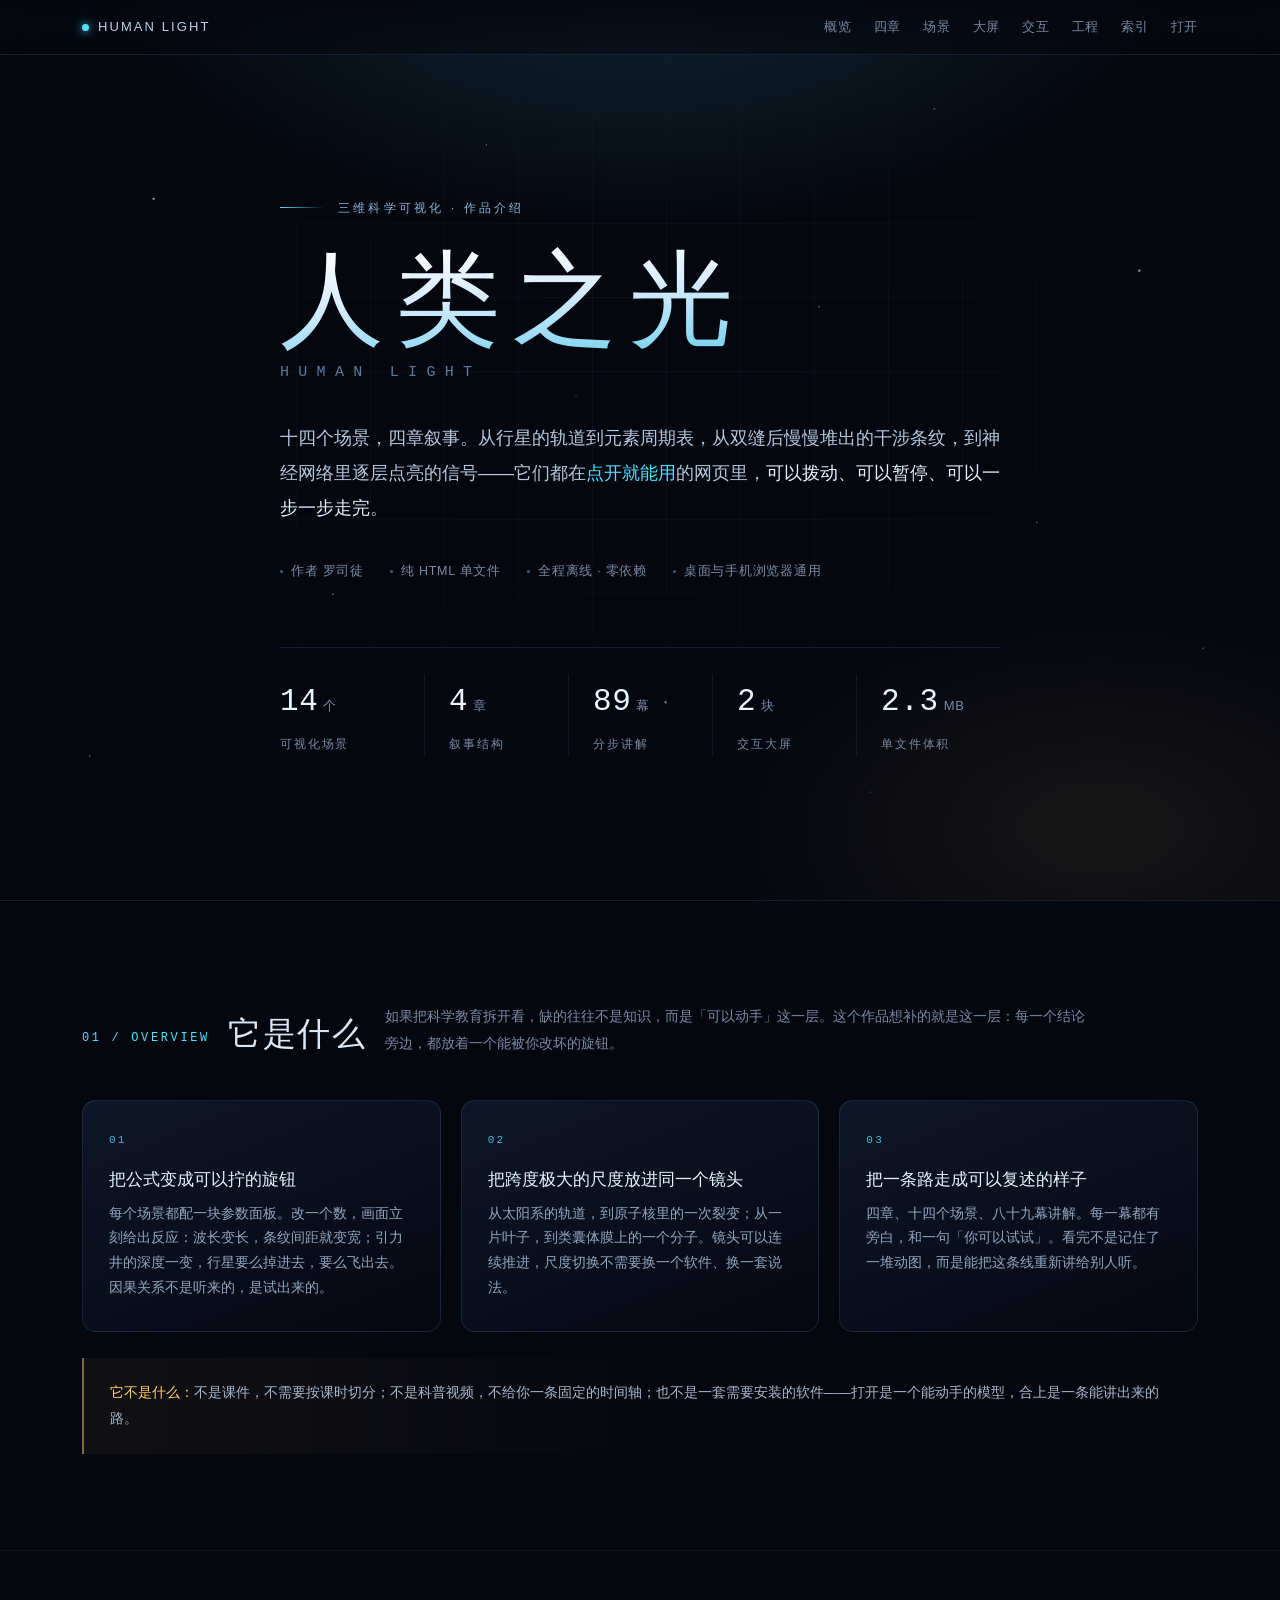
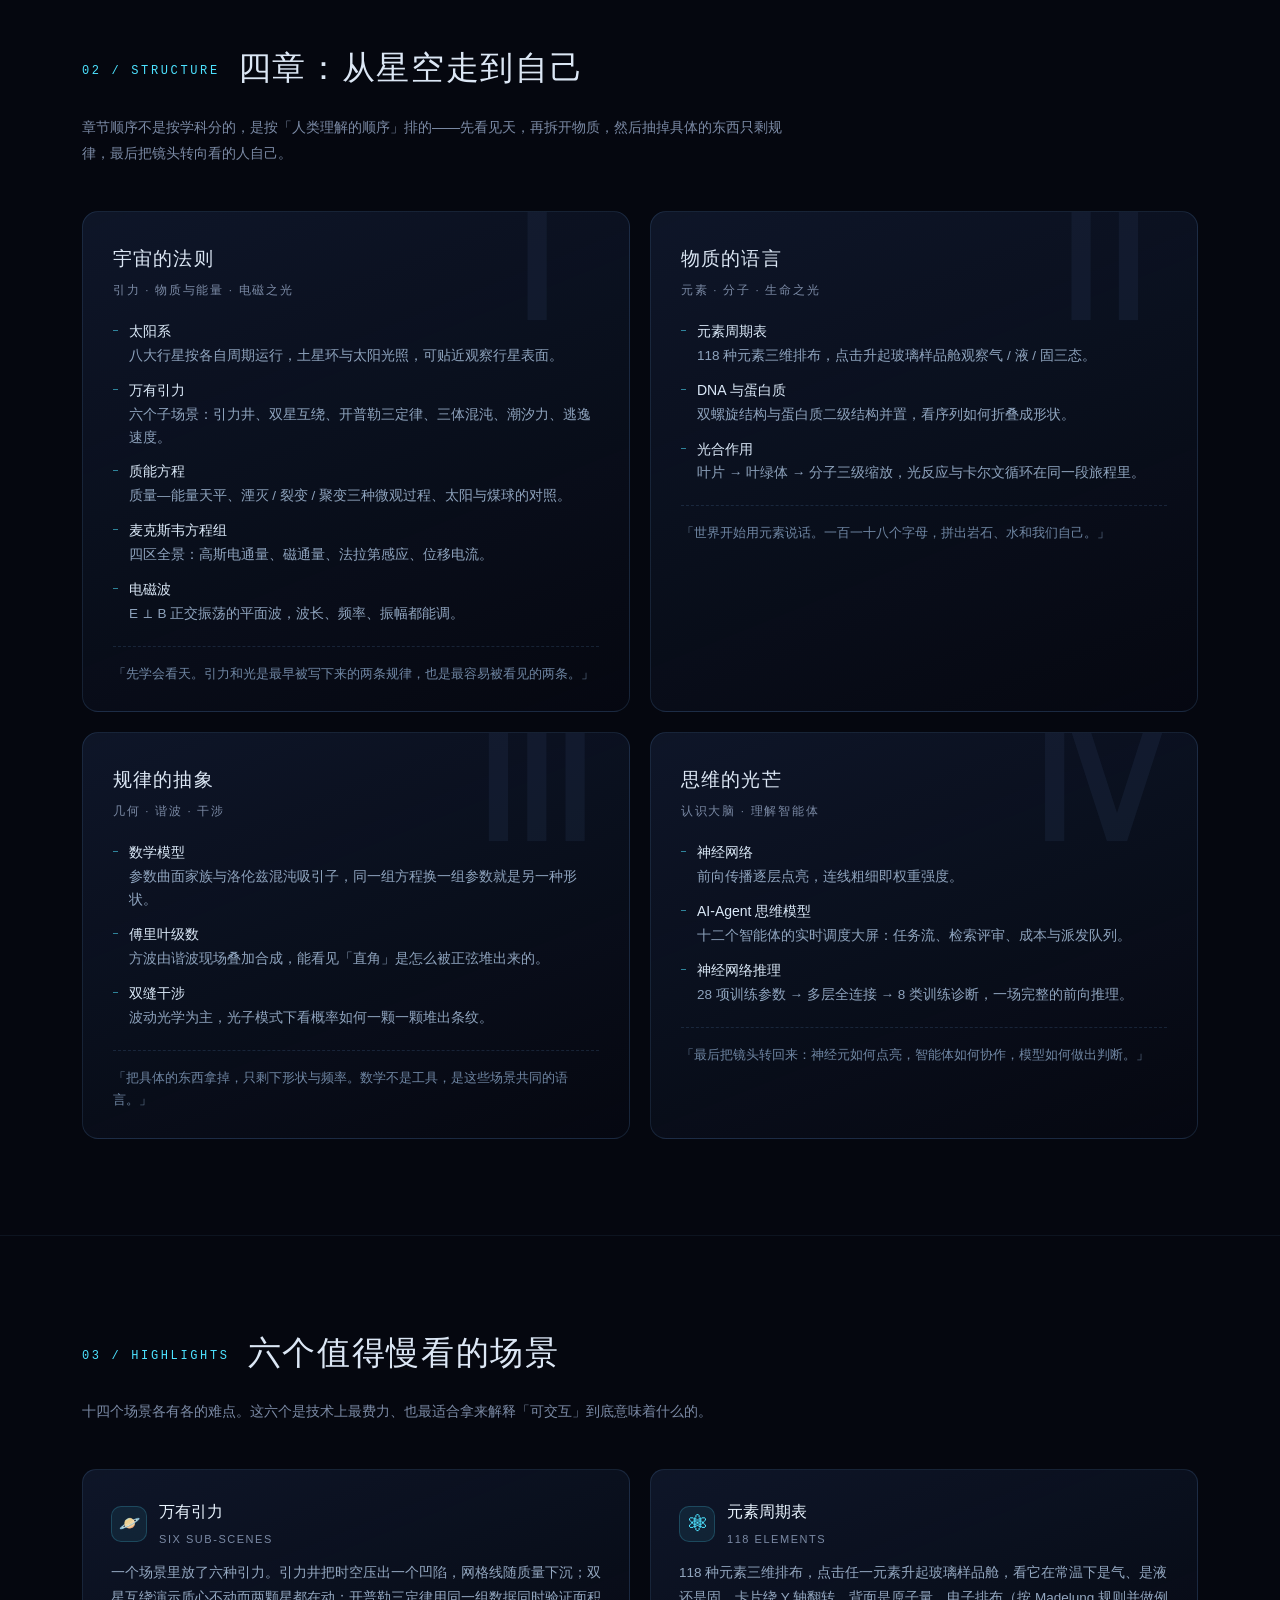
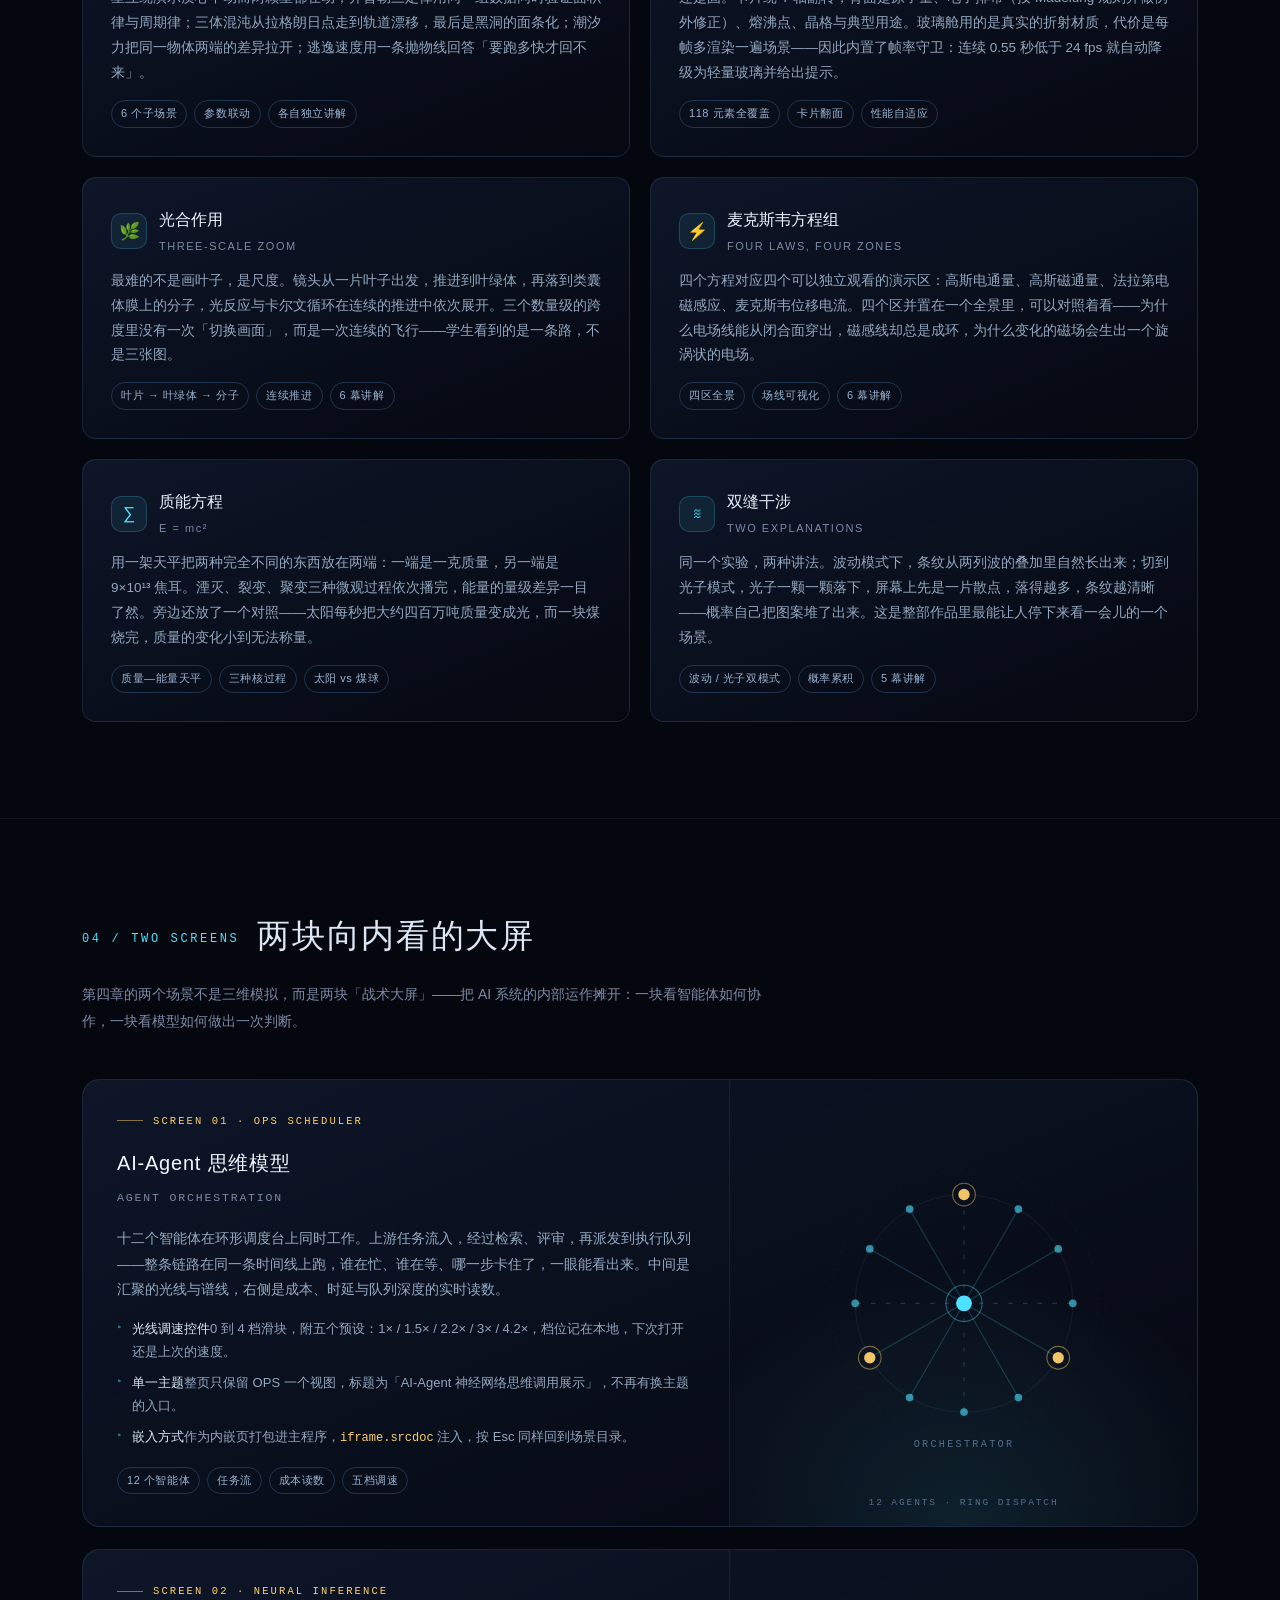
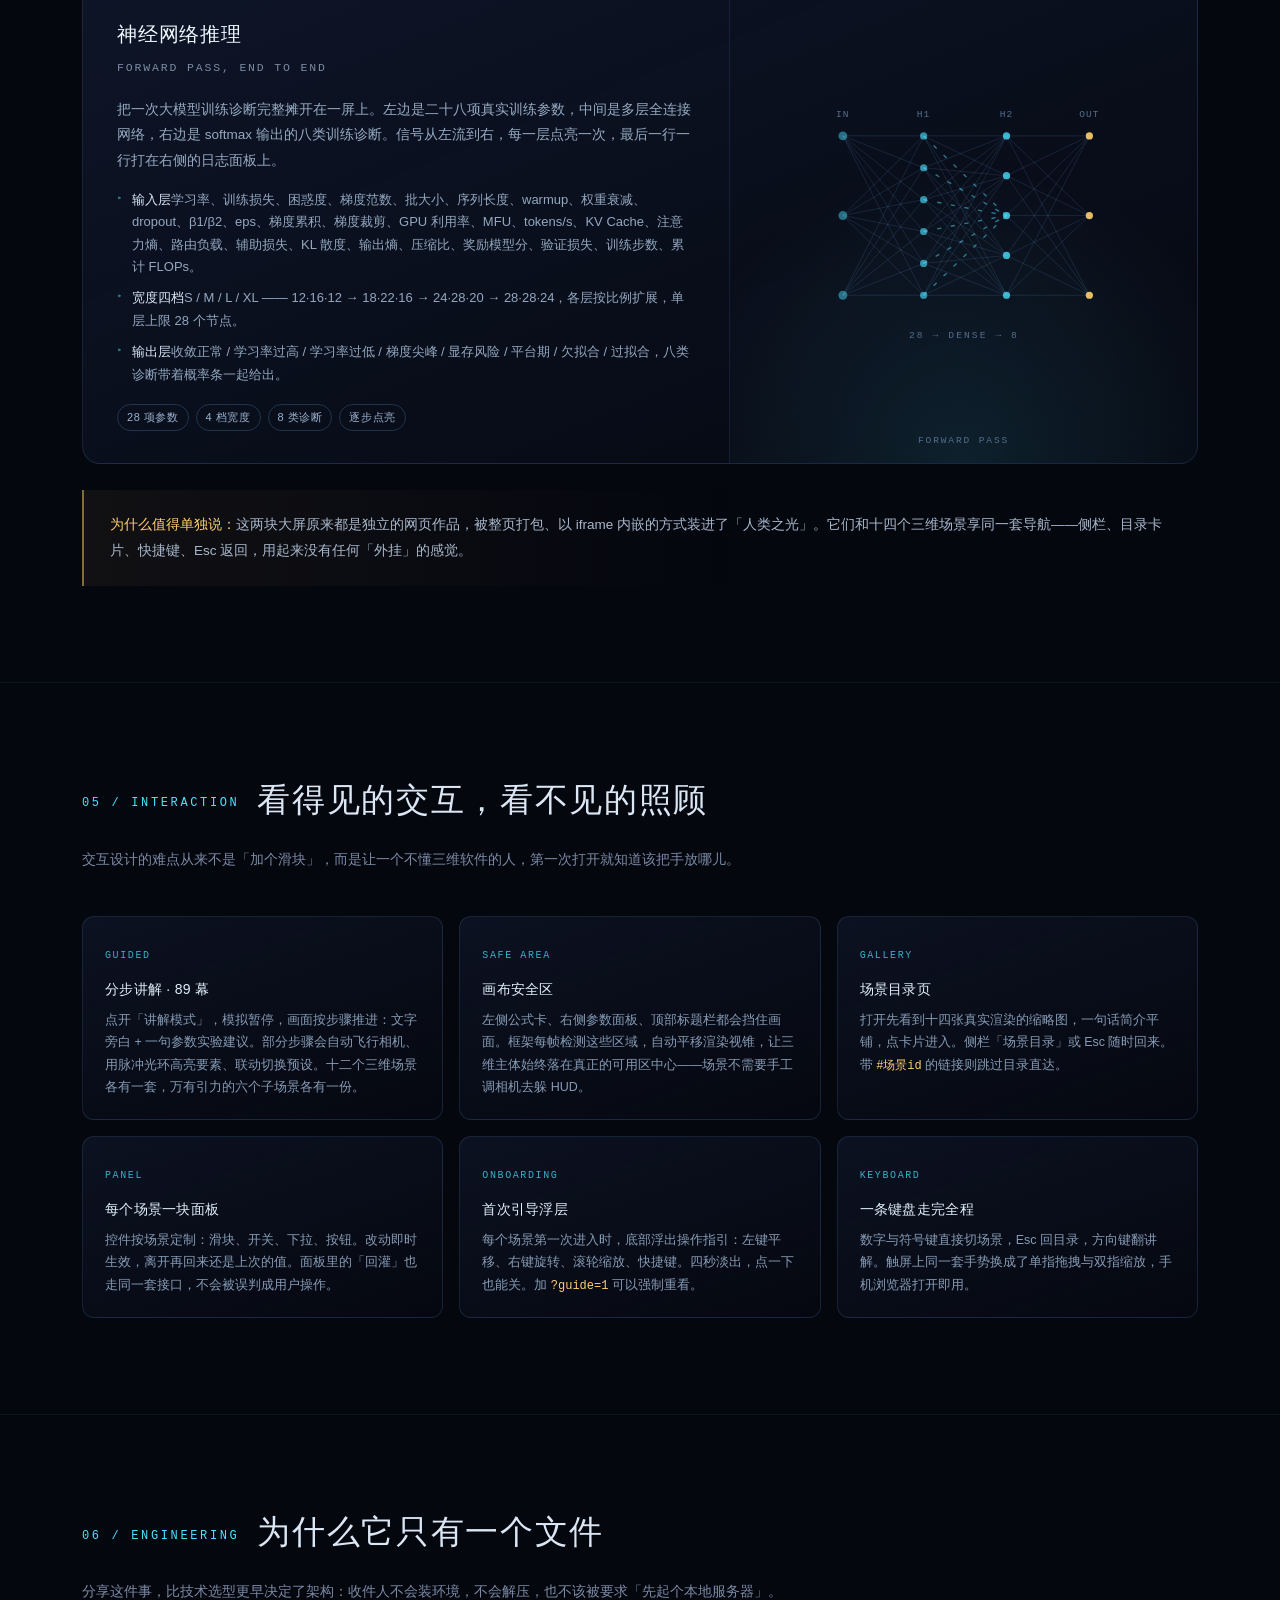
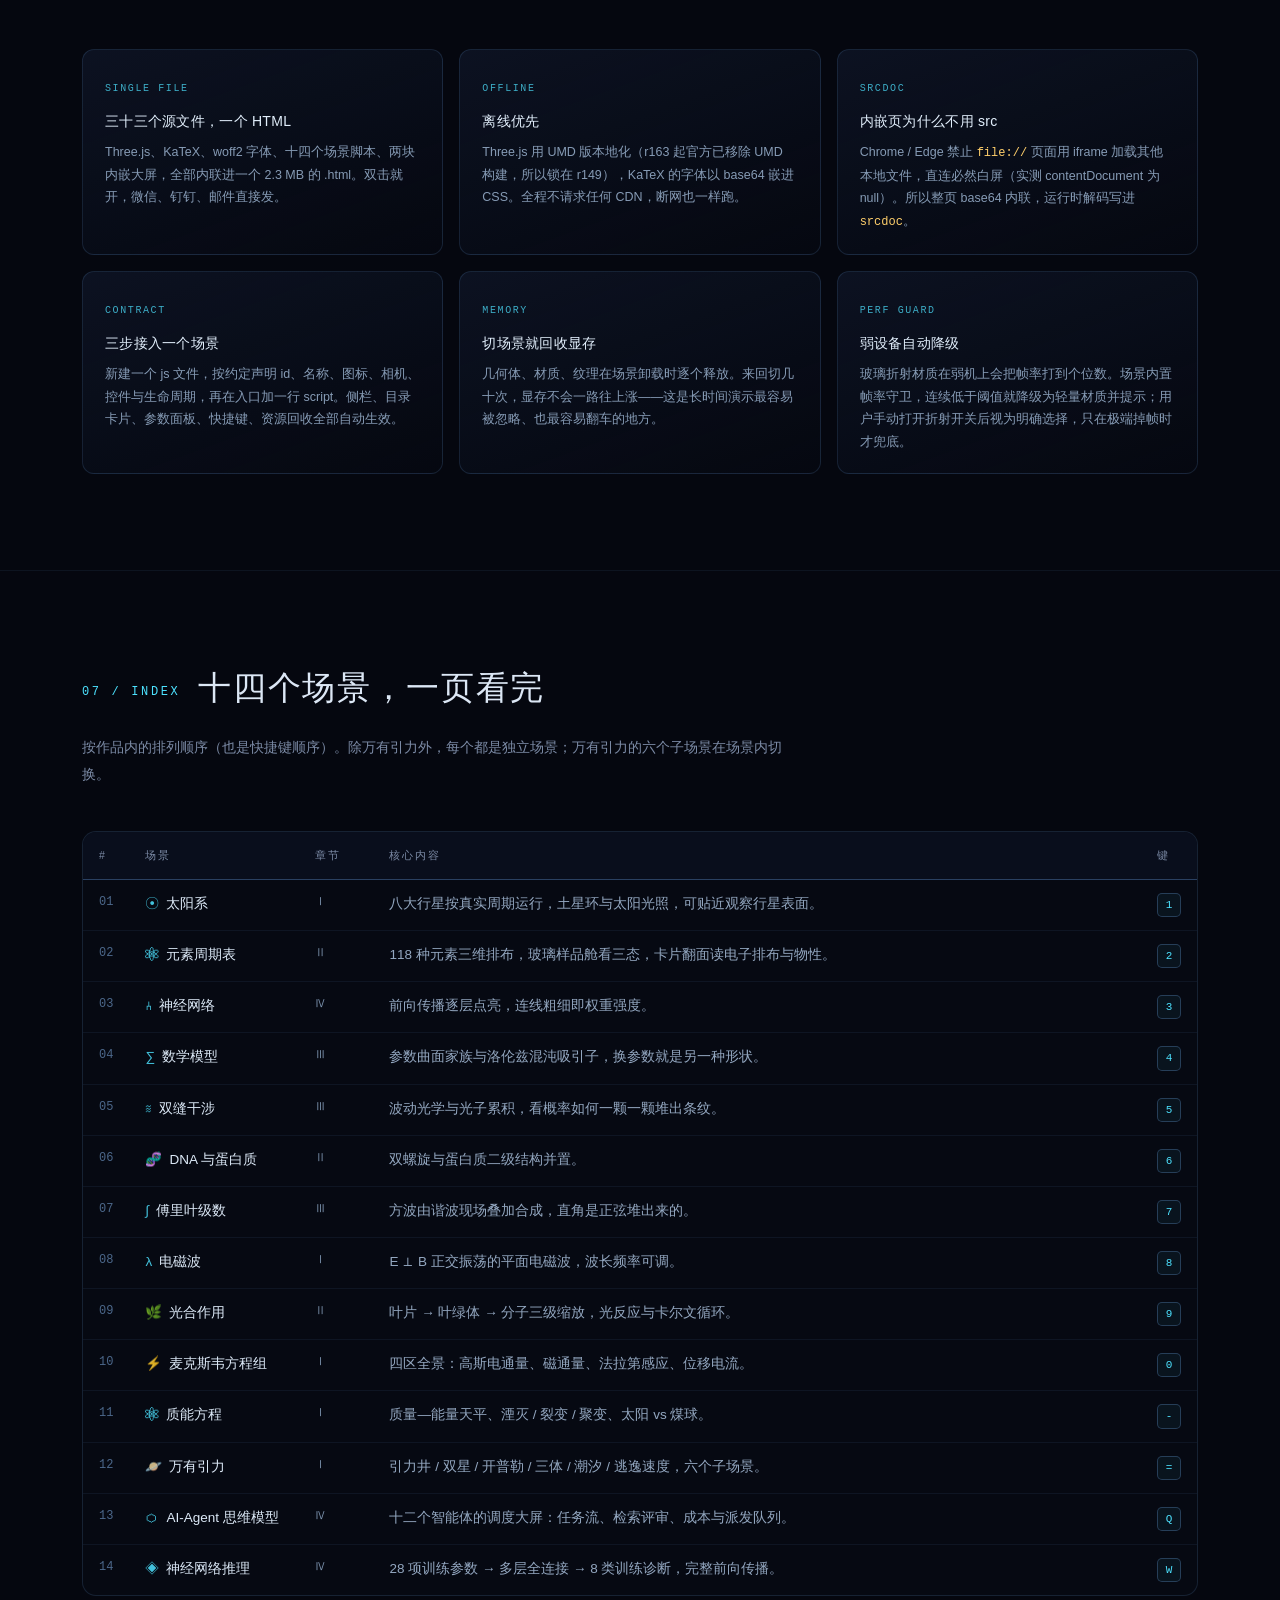
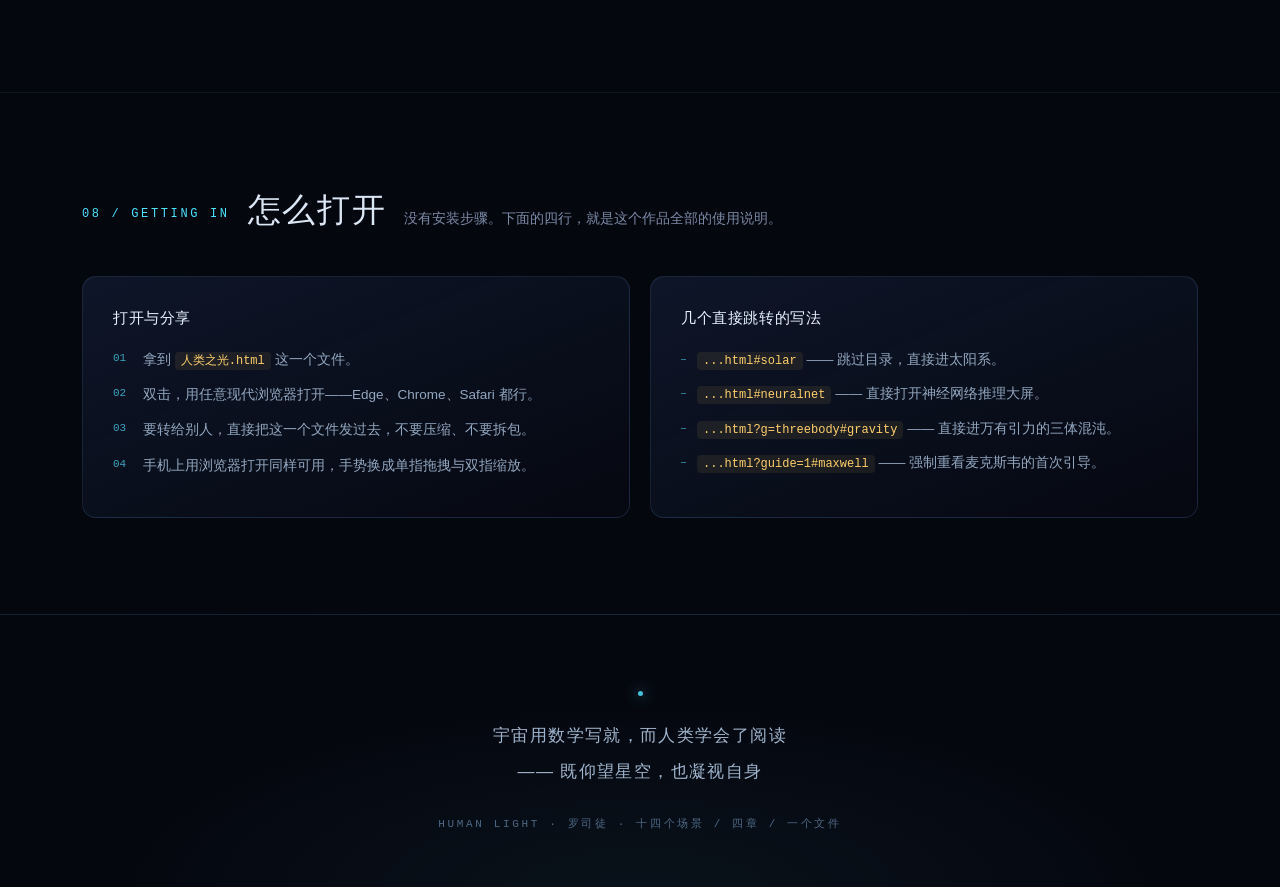
<file: release/人类之光-作品介绍.html>
<!DOCTYPE html>
<html lang="zh-CN">
<head>
<meta charset="utf-8">
<meta name="viewport" content="width=device-width, initial-scale=1">
<title>人类之光 · 作品介绍</title>
<style>
  :root{
    --bg:#05070f;
    --bg2:#0a0f1e;
    --line:rgba(120,180,255,.14);
    --line2:rgba(120,180,255,.30);
    --accent:#4de2ff;
    --gold:#ffcf6b;
    --text:#dce7f5;
    --muted:#7b8aa5;
    --card:linear-gradient(158deg, rgba(15,23,42,.94), rgba(6,9,18,.72));
    --sans:"Microsoft YaHei UI","Microsoft YaHei","PingFang SC","Hiragino Sans GB","Segoe UI",sans-serif;
    --mono:ui-monospace,"Cascadia Mono",Consolas,"SF Mono",monospace;
  }
  *{box-sizing:border-box;margin:0;padding:0}
  html{scroll-behavior:smooth}
  body{
    background:var(--bg); color:var(--text); font-family:var(--sans);
    font-size:16px; line-height:1.78; -webkit-font-smoothing:antialiased;
    overflow-x:hidden;
  }
  ::selection{background:rgba(77,226,255,.26); color:#fff}

  /* 顶部滚动进度 */
  #prog{position:fixed;top:0;left:0;height:2px;width:0;z-index:120;
    background:linear-gradient(90deg,var(--accent),var(--gold));box-shadow:0 0 12px rgba(77,226,255,.7)}

  /* ---------- 导航 ---------- */
  nav{position:sticky;top:0;z-index:100;
    background:linear-gradient(180deg, rgba(5,7,15,.92) 0%, rgba(5,7,15,.58) 100%);
    backdrop-filter:blur(16px);-webkit-backdrop-filter:blur(16px);border-bottom:1px solid var(--line)}
  nav .inner{max-width:1180px;margin:0 auto;padding:0 32px;height:54px;
    display:flex;align-items:center;justify-content:space-between;gap:24px}
  .brand{display:flex;align-items:center;gap:9px;font-size:13px;letter-spacing:.16em;color:#bcd2ea;white-space:nowrap}
  .brand i{width:7px;height:7px;border-radius:50%;background:var(--accent);box-shadow:0 0 10px var(--accent);display:block}
  .links{display:flex;gap:22px;overflow-x:auto;scrollbar-width:none}
  .links::-webkit-scrollbar{display:none}
  .links a{color:var(--muted);text-decoration:none;font-size:12.5px;letter-spacing:.06em;white-space:nowrap;transition:color .2s}
  .links a:hover{color:var(--accent)}

  .wrap{max-width:1180px;margin:0 auto;padding:0 32px}

  /* ---------- Hero ---------- */
  .hero{position:relative;min-height:100vh;display:flex;align-items:center;overflow:hidden;
    margin-top:-54px;padding-top:54px;border-bottom:1px solid var(--line)}
  .hero::before{content:'';position:absolute;inset:0;pointer-events:none;
    background-image:
      radial-gradient(1.7px 1.7px at 12% 22%, rgba(255,255,255,.8), transparent),
      radial-gradient(1.3px 1.3px at 26% 66%, rgba(180,220,255,.62), transparent),
      radial-gradient(1.1px 1.1px at 38% 16%, rgba(255,255,255,.5), transparent),
      radial-gradient(1.8px 1.8px at 52% 78%, rgba(200,235,255,.72), transparent),
      radial-gradient(1.2px 1.2px at 64% 34%, rgba(255,255,255,.55), transparent),
      radial-gradient(1.4px 1.4px at 73% 12%, rgba(180,220,255,.5), transparent),
      radial-gradient(1.1px 1.1px at 81% 58%, rgba(255,255,255,.45), transparent),
      radial-gradient(1.9px 1.9px at 89% 30%, rgba(255,255,255,.7), transparent),
      radial-gradient(1.2px 1.2px at 94% 72%, rgba(180,220,255,.5), transparent),
      radial-gradient(1.3px 1.3px at 7% 84%, rgba(255,255,255,.42), transparent),
      radial-gradient(1px 1px at 45% 44%, rgba(255,255,255,.35), transparent),
      radial-gradient(1px 1px at 68% 88%, rgba(255,255,255,.3), transparent);
    background-repeat:no-repeat;
  }
  .hero::after{content:'';position:absolute;inset:0;pointer-events:none;
    background-image:
      linear-gradient(rgba(120,180,255,.05) 1px, transparent 1px),
      linear-gradient(90deg, rgba(120,180,255,.05) 1px, transparent 1px);
    background-size:74px 74px;
    -webkit-mask-image:radial-gradient(ellipse 70% 60% at 50% 42%, #000 15%, transparent 80%);
    mask-image:radial-gradient(ellipse 70% 60% at 50% 42%, #000 15%, transparent 80%);
  }
  .glow{position:absolute;inset:0;pointer-events:none;
    background:
      radial-gradient(ellipse 60% 44% at 50% -6%, rgba(77,226,255,.16), transparent 70%),
      radial-gradient(ellipse 42% 34% at 86% 92%, rgba(255,207,107,.07), transparent 70%);
  }
  .hero .wrap{position:relative;z-index:2;padding-top:70px;padding-bottom:70px}
  .eyebrow{display:flex;align-items:center;gap:14px;font-size:11.5px;letter-spacing:.28em;
    color:#8fb4d6;text-transform:uppercase;margin-bottom:26px}
  .eyebrow::before{content:'';width:44px;height:1px;background:linear-gradient(90deg,var(--accent),transparent)}
  h1{font-size:clamp(46px,8.6vw,104px);font-weight:200;letter-spacing:.12em;line-height:1.06;
    background:linear-gradient(176deg,#ffffff 4%,#d7ecff 42%,#63ccea 96%);
    -webkit-background-clip:text;background-clip:text;color:transparent;margin-bottom:6px}
  .en{font-family:var(--mono);font-size:clamp(11px,1.5vw,15px);letter-spacing:.62em;
    color:#5f7b9c;margin-bottom:34px;text-transform:uppercase}
  .lead{max-width:720px;font-size:clamp(15px,1.55vw,18px);line-height:1.95;color:#b6c8dd}
  .lead b{color:#e8f3ff;font-weight:500}
  .lead em{font-style:normal;color:var(--accent)}
  .meta{display:flex;flex-wrap:wrap;gap:10px 26px;margin-top:34px;font-size:12.5px;color:var(--muted);letter-spacing:.06em}
  .meta span{display:flex;align-items:center;gap:8px}
  .meta span::before{content:'';width:3px;height:3px;border-radius:50%;background:#3f5c80}

  .stats{display:flex;flex-wrap:wrap;gap:0;margin-top:64px;border-top:1px solid var(--line);padding-top:26px}
  .stat{flex:1 1 130px;padding-right:24px;position:relative}
  .stat + .stat{padding-left:24px;border-left:1px solid rgba(120,180,255,.1)}
  .stat b{display:block;font-size:31px;font-weight:300;color:#eaf6ff;letter-spacing:.02em;font-family:var(--mono)}
  .stat b small{font-size:13px;color:var(--muted);margin-left:5px;font-family:var(--sans);letter-spacing:.06em}
  .stat span{font-size:11.5px;color:var(--muted);letter-spacing:.16em}

  /* ---------- 通用 section ---------- */
  section{position:relative;padding:96px 0;border-top:1px solid rgba(120,180,255,.07)}
  section:first-of-type{border-top:none}
  .sec-head{display:flex;align-items:flex-end;gap:18px;margin-bottom:44px;flex-wrap:wrap}
  .sec-num{font-family:var(--mono);font-size:12px;color:var(--accent);letter-spacing:.22em;padding-bottom:7px}
  .sec-head h2{font-size:clamp(23px,3vw,33px);font-weight:400;letter-spacing:.05em;line-height:1.3}
  .sec-head p{flex:0 0 100%;width:100%;max-width:700px;color:var(--muted);font-size:14px;line-height:1.9;margin-top:6px}

  /* ---------- 三句话 ---------- */
  .three{display:grid;grid-template-columns:repeat(3,1fr);gap:20px}
  .tcard{position:relative;padding:30px 26px;border:1px solid var(--line);border-radius:14px;
    background:var(--card);transition:border-color .3s,transform .3s,box-shadow .3s}
  .tcard:hover{border-color:rgba(77,226,255,.36);transform:translateY(-3px);
    box-shadow:0 20px 50px -26px rgba(77,226,255,.4)}
  .tcard i{display:block;font-style:normal;font-family:var(--mono);font-size:11px;letter-spacing:.2em;
    color:var(--accent);opacity:.8;margin-bottom:16px}
  .tcard h3{font-size:16.5px;font-weight:500;margin-bottom:10px;color:#e9f4ff;line-height:1.5}
  .tcard p{font-size:13.5px;color:#93a7c0;line-height:1.85}

  .notis{margin-top:26px;padding:22px 26px;border-left:2px solid rgba(255,207,107,.5);
    background:linear-gradient(90deg,rgba(255,207,107,.05),transparent 60%);border-radius:0 10px 10px 0}
  .notis p{font-size:13.5px;color:#a8b8cc;line-height:1.9}
  .notis b{color:var(--gold);font-weight:500}

  /* ---------- 四章 ---------- */
  .chapters{display:grid;grid-template-columns:repeat(2,1fr);gap:20px}
  .chap{position:relative;padding:30px 30px 26px;border:1px solid var(--line);border-radius:16px;
    background:var(--card);overflow:hidden;transition:border-color .3s,box-shadow .3s}
  .chap:hover{border-color:rgba(77,226,255,.34);box-shadow:0 22px 60px -34px rgba(77,226,255,.5)}
  .chap .rom{position:absolute;right:16px;top:-26px;font-size:158px;font-weight:700;line-height:1;
    color:rgba(120,180,255,.062);pointer-events:none;font-family:Georgia,"Times New Roman",serif}
  .chap h3{position:relative;font-size:19px;font-weight:500;letter-spacing:.06em;margin-bottom:4px}
  .chap .sub{position:relative;font-size:11.5px;color:var(--muted);letter-spacing:.15em;margin-bottom:20px}
  .chap ul{position:relative;list-style:none;display:flex;flex-direction:column;gap:11px}
  .chap li{font-size:13.5px;line-height:1.7;color:#8ea3bd;padding-left:16px;position:relative}
  .chap li::before{content:'';position:absolute;left:0;top:10px;width:5px;height:1px;background:rgba(77,226,255,.55)}
  .chap li b{display:block;color:#dbe9f8;font-weight:500;font-size:14px;margin-bottom:1px}
  .chap .quote{position:relative;margin-top:20px;padding-top:16px;border-top:1px dashed rgba(120,180,255,.14);
    font-size:12.5px;color:#6f86a3;line-height:1.8;font-style:normal}

  /* ---------- 重点场景 ---------- */
  .hl-grid{display:grid;grid-template-columns:repeat(2,1fr);gap:20px}
  .hlcard{padding:28px;border:1px solid var(--line);border-radius:14px;background:var(--card);
    transition:border-color .3s,transform .3s}
  .hlcard:hover{border-color:rgba(77,226,255,.34);transform:translateY(-2px)}
  .hlcard .hd{display:flex;align-items:center;gap:12px;margin-bottom:12px}
  .hlcard .ico{width:36px;height:36px;flex:0 0 36px;display:grid;place-items:center;border-radius:10px;
    font-size:17px;line-height:1;color:var(--accent);background:rgba(77,226,255,.08);border:1px solid rgba(77,226,255,.2)}
  .hlcard h3{font-size:16px;font-weight:500;color:#eaf5ff}
  .hlcard h3 small{display:block;font-size:11px;color:var(--muted);letter-spacing:.14em;font-weight:400;margin-top:3px}
  .hlcard p{font-size:13.5px;color:#93a7c0;line-height:1.85}
  .hlcard .foot{margin-top:14px;display:flex;flex-wrap:wrap;gap:7px}

  .chip{display:inline-block;padding:3px 9px;border:1px solid rgba(120,180,255,.22);border-radius:999px;
    font-size:11px;color:#9bb3d1;letter-spacing:.05em;white-space:nowrap}

  /* ---------- 大屏 ---------- */
  .screen{display:grid;grid-template-columns:1.16fr .84fr;border:1px solid var(--line);
    border-radius:18px;overflow:hidden;background:var(--card);margin-bottom:22px;
    transition:border-color .3s,box-shadow .3s}
  .screen:hover{border-color:rgba(77,226,255,.34);box-shadow:0 26px 70px -40px rgba(77,226,255,.55)}
  .screen .txt{padding:32px 34px}
  .screen .tag{display:flex;align-items:center;gap:10px;font-family:var(--mono);font-size:10.5px;
    letter-spacing:.2em;color:var(--gold);margin-bottom:16px}
  .screen .tag s{width:26px;height:1px;background:var(--gold);opacity:.5;text-decoration:none}
  .screen h3{font-size:20px;font-weight:400;letter-spacing:.04em;margin-bottom:6px;color:#eff8ff}
  .screen .sub{font-size:11.5px;color:var(--muted);letter-spacing:.16em;margin-bottom:18px;font-family:var(--mono)}
  .screen .p{font-size:13.5px;color:#96aac3;line-height:1.88;margin-bottom:16px}
  .screen ul{list-style:none;display:flex;flex-direction:column;gap:9px;margin-bottom:18px}
  .screen li{font-size:13px;color:#93a7c0;line-height:1.72;padding-left:15px;position:relative}
  .screen li::before{content:'▸';position:absolute;left:0;top:0;color:rgba(77,226,255,.6);font-size:10px}
  .screen li b{color:#dbe9f8;font-weight:500}
  .screen .viz{position:relative;border-left:1px solid rgba(120,180,255,.1);
    background:radial-gradient(ellipse 90% 80% at 50% 100%, rgba(77,226,255,.11), transparent 72%);
    display:grid;place-items:center;padding:20px;min-height:290px}
  .screen .viz svg{width:100%;height:auto;max-width:340px;overflow:visible}
  .viz .cap{position:absolute;bottom:14px;left:0;right:0;text-align:center;
    font-family:var(--mono);font-size:9.5px;letter-spacing:.2em;color:#546d8c}

  .flow{stroke-dasharray:4 9;animation:dash 2.6s linear infinite}
  @keyframes dash{to{stroke-dashoffset:-26}}
  .spin{transform-origin:150px 145px;animation:spin 26s linear infinite}
  @keyframes spin{to{transform:rotate(360deg)}}
  .pulse{animation:pulse 3.2s ease-in-out infinite}
  @keyframes pulse{0%,100%{opacity:.35}50%{opacity:1}}

  /* ---------- 小卡组 ---------- */
  .mini{display:grid;grid-template-columns:repeat(3,1fr);gap:16px}
  .mc{padding:22px 22px 20px;border:1px solid var(--line);border-radius:12px;
    background:linear-gradient(160deg,rgba(14,21,38,.8),rgba(6,9,18,.5));
    transition:border-color .25s,background .25s}
  .mc:hover{border-color:rgba(77,226,255,.3);background:linear-gradient(160deg,rgba(18,28,50,.9),rgba(7,11,22,.6))}
  .mc b{display:block;font-size:14px;font-weight:500;color:#e2effc;margin-bottom:7px;letter-spacing:.02em}
  .mc p{font-size:12.5px;color:#869bb5;line-height:1.8}
  .mc .k{display:inline-block;margin-bottom:12px;font-family:var(--mono);font-size:10px;
    letter-spacing:.16em;color:rgba(77,226,255,.75)}

  /* ---------- 索引表 ---------- */
  .tblwrap{border:1px solid var(--line);border-radius:14px;overflow:hidden;background:rgba(8,12,22,.5)}
  table{width:100%;border-collapse:collapse;font-size:13.5px}
  thead th{text-align:left;padding:14px 16px;font-size:10.5px;letter-spacing:.18em;font-weight:500;
    color:var(--muted);border-bottom:1px solid var(--line2);background:rgba(10,16,30,.8);white-space:nowrap}
  tbody td{padding:13px 16px;border-bottom:1px solid rgba(120,180,255,.07);color:#93a7c0;vertical-align:top;line-height:1.65}
  tbody tr:last-child td{border-bottom:none}
  tbody tr:hover td{background:rgba(77,226,255,.035)}
  td.n{font-family:var(--mono);font-size:12px;color:#4c688b}
  td.name{color:#dce9f7;font-weight:500;white-space:nowrap}
  td.name em{font-style:normal;margin-right:7px;color:var(--accent);opacity:.85}
  td.key{text-align:center}
  .kbd{display:inline-block;min-width:24px;padding:2px 7px;border:1px solid rgba(120,180,255,.26);
    border-radius:5px;font-family:var(--mono);font-size:11px;color:var(--accent);background:rgba(77,226,255,.05)}
  .ch-tag{font-family:var(--mono);font-size:11px;color:#7c93ae;white-space:nowrap}

  /* ---------- 使用 ---------- */
  .use{display:grid;grid-template-columns:1fr 1fr;gap:20px}
  .panel{padding:28px 30px;border:1px solid var(--line);border-radius:14px;background:var(--card)}
  .panel h3{font-size:15px;font-weight:500;margin-bottom:16px;color:#e7f3ff;letter-spacing:.04em}
  .panel ol,.panel ul{list-style:none;counter-reset:s}
  .panel ol li{counter-increment:s;position:relative;padding-left:30px;font-size:13.5px;color:#93a7c0;
    line-height:1.8;margin-bottom:11px}
  .panel ol li::before{content:counter(s,decimal-leading-zero);position:absolute;left:0;top:1px;
    font-family:var(--mono);font-size:11px;color:rgba(77,226,255,.7)}
  .panel ul li{position:relative;padding-left:16px;font-size:13.5px;color:#93a7c0;line-height:1.8;margin-bottom:10px}
  .panel ul li::before{content:'';position:absolute;left:0;top:11px;width:5px;height:1px;background:rgba(77,226,255,.5)}
  .panel code{font-family:var(--mono);font-size:12px;color:var(--gold);background:rgba(255,207,107,.08);
    padding:2px 6px;border-radius:4px}

  /* ---------- footer ---------- */
  footer{padding:76px 0 60px;border-top:1px solid var(--line);text-align:center;
    background:radial-gradient(ellipse 60% 100% at 50% 100%, rgba(77,226,255,.05), transparent 70%)}
  footer .q{font-size:clamp(14px,1.8vw,17px);color:#9fb4cc;letter-spacing:.08em;line-height:2.1;margin-bottom:26px}
  footer .sig{font-family:var(--mono);font-size:11px;letter-spacing:.24em;color:#4f6885}
  footer .dot{width:5px;height:5px;border-radius:50%;background:var(--accent);margin:0 auto 22px;
    box-shadow:0 0 14px var(--accent);opacity:.85}

  /* 进场动画 */
  .reveal{opacity:0;transform:translateY(20px);transition:opacity .8s cubic-bezier(.2,.7,.2,1),transform .8s cubic-bezier(.2,.7,.2,1)}
  .reveal.in{opacity:1;transform:none}

  @media (max-width:980px){
    .three,.mini{grid-template-columns:1fr}
    .chapters,.hl-grid{grid-template-columns:1fr}
    .screen{grid-template-columns:1fr}
    .screen .viz{border-left:none;border-top:1px solid rgba(120,180,255,.1);min-height:230px}
    .use{grid-template-columns:1fr}
    .hero{min-height:auto;padding:54px 0 46px;margin-top:-54px}
    .hero .wrap{padding-top:40px;padding-bottom:40px}
    .stat{flex:1 1 46%;margin-bottom:22px}
    .stat:nth-child(odd){padding-left:0;border-left:none}
    section{padding:64px 0}
  }
  @media (max-width:620px){
    .wrap{padding:0 20px}
    nav .inner{padding:0 20px;gap:14px}
    .links{gap:15px}
    .links a:nth-child(n+5){display:none}
    .lead{font-size:14.5px}
    .stat b{font-size:25px}
    table{font-size:12.5px}
    thead th,tbody td{padding:10px 11px}
    td.name{white-space:normal}
    .screen .txt{padding:24px 22px}
    .hlcard,.chap,.panel{padding:22px}
  }
</style>
</head>
<body>
<div id="prog"></div>

<nav>
  <div class="inner">
    <div class="brand"><i></i>HUMAN&nbsp;LIGHT</div>
    <div class="links">
      <a href="#about">概览</a>
      <a href="#chapters">四章</a>
      <a href="#scenes">场景</a>
      <a href="#screens">大屏</a>
      <a href="#ux">交互</a>
      <a href="#eng">工程</a>
      <a href="#index">索引</a>
      <a href="#use">打开</a>
    </div>
  </div>
</nav>

<!-- ================= HERO ================= -->
<header class="hero">
  <div class="glow"></div>
  <div class="wrap">
    <div class="eyebrow">三维科学可视化 · 作品介绍</div>
    <h1>人类之光</h1>
    <div class="en">Human&nbsp;Light</div>
    <p class="lead">
      十四个场景，四章叙事。从行星的轨道到元素周期表，从双缝后慢慢堆出的干涉条纹，到神经网络里逐层点亮的信号——它们都在<em>点开就能用</em>的网页里，<b>可以拨动、可以暂停、可以一步一步走完</b>。
    </p>
    <div class="meta">
      <span>作者 罗司徒</span>
      <span>纯 HTML 单文件</span>
      <span>全程离线 · 零依赖</span>
      <span>桌面与手机浏览器通用</span>
    </div>

    <div class="stats">
      <div class="stat"><b>14<small>个</small></b><span>可视化场景</span></div>
      <div class="stat"><b>4<small>章</small></b><span>叙事结构</span></div>
      <div class="stat"><b>89<small>幕</small></b><span>分步讲解</span></div>
      <div class="stat"><b>2<small>块</small></b><span>交互大屏</span></div>
      <div class="stat"><b>2.3<small>MB</small></b><span>单文件体积</span></div>
    </div>
  </div>
</header>

<main>

<!-- ================= 01 概览 ================= -->
<section id="about">
  <div class="wrap">
    <div class="sec-head reveal">
      <div class="sec-num">01 / OVERVIEW</div>
      <h2>它是什么</h2>
      <p>如果把科学教育拆开看，缺的往往不是知识，而是「可以动手」这一层。这个作品想补的就是这一层：每一个结论旁边，都放着一个能被你改坏的旋钮。</p>
    </div>

    <div class="three">
      <div class="tcard reveal">
        <i>01</i>
        <h3>把公式变成可以拧的旋钮</h3>
        <p>每个场景都配一块参数面板。改一个数，画面立刻给出反应：波长变长，条纹间距就变宽；引力井的深度一变，行星要么掉进去，要么飞出去。因果关系不是听来的，是试出来的。</p>
      </div>
      <div class="tcard reveal">
        <i>02</i>
        <h3>把跨度极大的尺度放进同一个镜头</h3>
        <p>从太阳系的轨道，到原子核里的一次裂变；从一片叶子，到类囊体膜上的一个分子。镜头可以连续推进，尺度切换不需要换一个软件、换一套说法。</p>
      </div>
      <div class="tcard reveal">
        <i>03</i>
        <h3>把一条路走成可以复述的样子</h3>
        <p>四章、十四个场景、八十九幕讲解。每一幕都有旁白，和一句「你可以试试」。看完不是记住了一堆动图，而是能把这条线重新讲给别人听。</p>
      </div>
    </div>

    <div class="notis reveal">
      <p><b>它不是什么：</b>不是课件，不需要按课时切分；不是科普视频，不给你一条固定的时间轴；也不是一套需要安装的软件——打开是一个能动手的模型，合上是一条能讲出来的路。</p>
    </div>
  </div>
</section>

<!-- ================= 02 四章 ================= -->
<section id="chapters">
  <div class="wrap">
    <div class="sec-head reveal">
      <div class="sec-num">02 / STRUCTURE</div>
      <h2>四章：从星空走到自己</h2>
      <p>章节顺序不是按学科分的，是按「人类理解的顺序」排的——先看见天，再拆开物质，然后抽掉具体的东西只剩规律，最后把镜头转向看的人自己。</p>
    </div>

    <div class="chapters">
      <div class="chap reveal">
        <div class="rom">Ⅰ</div>
        <h3>宇宙的法则</h3>
        <div class="sub">引力 · 物质与能量 · 电磁之光</div>
        <ul>
          <li><b>太阳系</b>八大行星按各自周期运行，土星环与太阳光照，可贴近观察行星表面。</li>
          <li><b>万有引力</b>六个子场景：引力井、双星互绕、开普勒三定律、三体混沌、潮汐力、逃逸速度。</li>
          <li><b>质能方程</b>质量—能量天平、湮灭 / 裂变 / 聚变三种微观过程、太阳与煤球的对照。</li>
          <li><b>麦克斯韦方程组</b>四区全景：高斯电通量、磁通量、法拉第感应、位移电流。</li>
          <li><b>电磁波</b>E ⊥ B 正交振荡的平面波，波长、频率、振幅都能调。</li>
        </ul>
        <div class="quote">「先学会看天。引力和光是最早被写下来的两条规律，也是最容易被看见的两条。」</div>
      </div>

      <div class="chap reveal">
        <div class="rom">Ⅱ</div>
        <h3>物质的语言</h3>
        <div class="sub">元素 · 分子 · 生命之光</div>
        <ul>
          <li><b>元素周期表</b>118 种元素三维排布，点击升起玻璃样品舱观察气 / 液 / 固三态。</li>
          <li><b>DNA 与蛋白质</b>双螺旋结构与蛋白质二级结构并置，看序列如何折叠成形状。</li>
          <li><b>光合作用</b>叶片 → 叶绿体 → 分子三级缩放，光反应与卡尔文循环在同一段旅程里。</li>
        </ul>
        <div class="quote">「世界开始用元素说话。一百一十八个字母，拼出岩石、水和我们自己。」</div>
      </div>

      <div class="chap reveal">
        <div class="rom">Ⅲ</div>
        <h3>规律的抽象</h3>
        <div class="sub">几何 · 谐波 · 干涉</div>
        <ul>
          <li><b>数学模型</b>参数曲面家族与洛伦兹混沌吸引子，同一组方程换一组参数就是另一种形状。</li>
          <li><b>傅里叶级数</b>方波由谐波现场叠加合成，能看见「直角」是怎么被正弦堆出来的。</li>
          <li><b>双缝干涉</b>波动光学为主，光子模式下看概率如何一颗一颗堆出条纹。</li>
        </ul>
        <div class="quote">「把具体的东西拿掉，只剩下形状与频率。数学不是工具，是这些场景共同的语言。」</div>
      </div>

      <div class="chap reveal">
        <div class="rom">Ⅳ</div>
        <h3>思维的光芒</h3>
        <div class="sub">认识大脑 · 理解智能体</div>
        <ul>
          <li><b>神经网络</b>前向传播逐层点亮，连线粗细即权重强度。</li>
          <li><b>AI-Agent 思维模型</b>十二个智能体的实时调度大屏：任务流、检索评审、成本与派发队列。</li>
          <li><b>神经网络推理</b>28 项训练参数 → 多层全连接 → 8 类训练诊断，一场完整的前向推理。</li>
        </ul>
        <div class="quote">「最后把镜头转回来：神经元如何点亮，智能体如何协作，模型如何做出判断。」</div>
      </div>
    </div>
  </div>
</section>

<!-- ================= 03 重点场景 ================= -->
<section id="scenes">
  <div class="wrap">
    <div class="sec-head reveal">
      <div class="sec-num">03 / HIGHLIGHTS</div>
      <h2>六个值得慢看的场景</h2>
      <p>十四个场景各有各的难点。这六个是技术上最费力、也最适合拿来解释「可交互」到底意味着什么的。</p>
    </div>

    <div class="hl-grid">
      <div class="hlcard reveal">
        <div class="hd"><div class="ico">🪐</div><h3>万有引力<small>SIX SUB-SCENES</small></h3></div>
        <p>一个场景里放了六种引力。引力井把时空压出一个凹陷，网格线随质量下沉；双星互绕演示质心不动而两颗星都在动；开普勒三定律用同一组数据同时验证面积律与周期律；三体混沌从拉格朗日点走到轨道漂移，最后是黑洞的面条化；潮汐力把同一物体两端的差异拉开；逃逸速度用一条抛物线回答「要跑多快才回不来」。</p>
        <div class="foot"><span class="chip">6 个子场景</span><span class="chip">参数联动</span><span class="chip">各自独立讲解</span></div>
      </div>

      <div class="hlcard reveal">
        <div class="hd"><div class="ico">⚛</div><h3>元素周期表<small>118 ELEMENTS</small></h3></div>
        <p>118 种元素三维排布，点击任一元素升起玻璃样品舱，看它在常温下是气、是液还是固。卡片绕 Y 轴翻转，背面是原子量、电子排布（按 Madelung 规则并做例外修正）、熔沸点、晶格与典型用途。玻璃舱用的是真实的折射材质，代价是每帧多渲染一遍场景——因此内置了帧率守卫：连续 0.55 秒低于 24 fps 就自动降级为轻量玻璃并给出提示。</p>
        <div class="foot"><span class="chip">118 元素全覆盖</span><span class="chip">卡片翻面</span><span class="chip">性能自适应</span></div>
      </div>

      <div class="hlcard reveal">
        <div class="hd"><div class="ico">🌿</div><h3>光合作用<small>THREE-SCALE ZOOM</small></h3></div>
        <p>最难的不是画叶子，是尺度。镜头从一片叶子出发，推进到叶绿体，再落到类囊体膜上的分子，光反应与卡尔文循环在连续的推进中依次展开。三个数量级的跨度里没有一次「切换画面」，而是一次连续的飞行——学生看到的是一条路，不是三张图。</p>
        <div class="foot"><span class="chip">叶片 → 叶绿体 → 分子</span><span class="chip">连续推进</span><span class="chip">6 幕讲解</span></div>
      </div>

      <div class="hlcard reveal">
        <div class="hd"><div class="ico">⚡</div><h3>麦克斯韦方程组<small>FOUR LAWS, FOUR ZONES</small></h3></div>
        <p>四个方程对应四个可以独立观看的演示区：高斯电通量、高斯磁通量、法拉第电磁感应、麦克斯韦位移电流。四个区并置在一个全景里，可以对照着看——为什么电场线能从闭合面穿出，磁感线却总是成环，为什么变化的磁场会生出一个旋涡状的电场。</p>
        <div class="foot"><span class="chip">四区全景</span><span class="chip">场线可视化</span><span class="chip">6 幕讲解</span></div>
      </div>

      <div class="hlcard reveal">
        <div class="hd"><div class="ico">∑</div><h3>质能方程<small>E = mc²</small></h3></div>
        <p>用一架天平把两种完全不同的东西放在两端：一端是一克质量，另一端是 9×10¹³ 焦耳。湮灭、裂变、聚变三种微观过程依次播完，能量的量级差异一目了然。旁边还放了一个对照——太阳每秒把大约四百万吨质量变成光，而一块煤烧完，质量的变化小到无法称量。</p>
        <div class="foot"><span class="chip">质量—能量天平</span><span class="chip">三种核过程</span><span class="chip">太阳 vs 煤球</span></div>
      </div>

      <div class="hlcard reveal">
        <div class="hd"><div class="ico">≋</div><h3>双缝干涉<small>TWO EXPLANATIONS</small></h3></div>
        <p>同一个实验，两种讲法。波动模式下，条纹从两列波的叠加里自然长出来；切到光子模式，光子一颗一颗落下，屏幕上先是一片散点，落得越多，条纹越清晰——概率自己把图案堆了出来。这是整部作品里最能让人停下来看一会儿的一个场景。</p>
        <div class="foot"><span class="chip">波动 / 光子双模式</span><span class="chip">概率累积</span><span class="chip">5 幕讲解</span></div>
      </div>
    </div>
  </div>
</section>

<!-- ================= 04 两块大屏 ================= -->
<section id="screens">
  <div class="wrap">
    <div class="sec-head reveal">
      <div class="sec-num">04 / TWO SCREENS</div>
      <h2>两块向内看的大屏</h2>
      <p>第四章的两个场景不是三维模拟，而是两块「战术大屏」——把 AI 系统的内部运作摊开：一块看智能体如何协作，一块看模型如何做出一次判断。</p>
    </div>

    <div class="screen reveal">
      <div class="txt">
        <div class="tag"><s></s>SCREEN 01 · OPS SCHEDULER</div>
        <h3>AI-Agent 思维模型</h3>
        <div class="sub">AGENT ORCHESTRATION</div>
        <p class="p">十二个智能体在环形调度台上同时工作。上游任务流入，经过检索、评审，再派发到执行队列——整条链路在同一条时间线上跑，谁在忙、谁在等、哪一步卡住了，一眼能看出来。中间是汇聚的光线与谱线，右侧是成本、时延与队列深度的实时读数。</p>
        <ul>
          <li><b>光线调速控件</b>0 到 4 档滑块，附五个预设：1× / 1.5× / 2.2× / 3× / 4.2×，档位记在本地，下次打开还是上次的速度。</li>
          <li><b>单一主题</b>整页只保留 OPS 一个视图，标题为「AI-Agent 神经网络思维调用展示」，不再有换主题的入口。</li>
          <li><b>嵌入方式</b>作为内嵌页打包进主程序，<code style="font-family:var(--mono);font-size:12px;color:var(--gold)">iframe.srcdoc</code> 注入，按 Esc 同样回到场景目录。</li>
        </ul>
        <div class="foot" style="display:flex;flex-wrap:wrap;gap:7px">
          <span class="chip">12 个智能体</span><span class="chip">任务流</span><span class="chip">成本读数</span><span class="chip">五档调速</span>
        </div>
      </div>
      <div class="viz">
        <svg viewBox="0 0 300 290" aria-label="调度台示意">
          <g class="spin" opacity=".55">
            <circle cx="150" cy="145" r="96" fill="none" stroke="rgba(120,180,255,.14)" stroke-width="1"/>
            <circle cx="150" cy="145" r="118" fill="none" stroke="rgba(120,180,255,.08)" stroke-width="1" stroke-dasharray="2 6"/>
          </g>
          <g id="opsNodes"></g>
          <circle cx="150" cy="145" r="7" fill="#4de2ff" class="pulse"/>
          <circle cx="150" cy="145" r="16" fill="none" stroke="rgba(77,226,255,.4)" stroke-width="1"/>
          <text x="150" y="272" text-anchor="middle" font-size="9" fill="#546d8c"
            style="font-family:ui-monospace,monospace;letter-spacing:2px">ORCHESTRATOR</text>
        </svg>
        <div class="cap">12 AGENTS · RING DISPATCH</div>
      </div>
    </div>

    <div class="screen reveal">
      <div class="txt">
        <div class="tag"><s></s>SCREEN 02 · NEURAL INFERENCE</div>
        <h3>神经网络推理</h3>
        <div class="sub">FORWARD PASS, END TO END</div>
        <p class="p">把一次大模型训练诊断完整摊开在一屏上。左边是二十八项真实训练参数，中间是多层全连接网络，右边是 softmax 输出的八类训练诊断。信号从左流到右，每一层点亮一次，最后一行一行打在右侧的日志面板上。</p>
        <ul>
          <li><b>输入层</b>学习率、训练损失、困惑度、梯度范数、批大小、序列长度、warmup、权重衰减、dropout、β1/β2、eps、梯度累积、梯度裁剪、GPU 利用率、MFU、tokens/s、KV Cache、注意力熵、路由负载、辅助损失、KL 散度、输出熵、压缩比、奖励模型分、验证损失、训练步数、累计 FLOPs。</li>
          <li><b>宽度四档</b>S / M / L / XL —— 12·16·12 → 18·22·16 → 24·28·20 → 28·28·24，各层按比例扩展，单层上限 28 个节点。</li>
          <li><b>输出层</b>收敛正常 / 学习率过高 / 学习率过低 / 梯度尖峰 / 显存风险 / 平台期 / 欠拟合 / 过拟合，八类诊断带着概率条一起给出。</li>
        </ul>
        <div class="foot" style="display:flex;flex-wrap:wrap;gap:7px">
          <span class="chip">28 项参数</span><span class="chip">4 档宽度</span><span class="chip">8 类诊断</span><span class="chip">逐步点亮</span>
        </div>
      </div>
      <div class="viz">
        <svg viewBox="0 0 320 290" aria-label="前向传播示意">
          <g id="nnLinks"></g>
          <g id="nnNodes"></g>
          <text x="160" y="268" text-anchor="middle" font-size="9" fill="#546d8c"
            style="font-family:ui-monospace,monospace;letter-spacing:2px">28 → DENSE → 8</text>
        </svg>
        <div class="cap">FORWARD PASS</div>
      </div>
    </div>

    <div class="notis reveal">
      <p><b>为什么值得单独说：</b>这两块大屏原来都是独立的网页作品，被整页打包、以 iframe 内嵌的方式装进了「人类之光」。它们和十四个三维场景享同一套导航——侧栏、目录卡片、快捷键、Esc 返回，用起来没有任何「外挂」的感觉。</p>
    </div>
  </div>
</section>

<!-- ================= 05 交互 ================= -->
<section id="ux">
  <div class="wrap">
    <div class="sec-head reveal">
      <div class="sec-num">05 / INTERACTION</div>
      <h2>看得见的交互，看不见的照顾</h2>
      <p>交互设计的难点从来不是「加个滑块」，而是让一个不懂三维软件的人，第一次打开就知道该把手放哪儿。</p>
    </div>

    <div class="mini">
      <div class="mc reveal">
        <span class="k">GUIDED</span>
        <b>分步讲解 · 89 幕</b>
        <p>点开「讲解模式」，模拟暂停，画面按步骤推进：文字旁白 + 一句参数实验建议。部分步骤会自动飞行相机、用脉冲光环高亮要素、联动切换预设。十二个三维场景各有一套，万有引力的六个子场景各有一份。</p>
      </div>
      <div class="mc reveal">
        <span class="k">SAFE AREA</span>
        <b>画布安全区</b>
        <p>左侧公式卡、右侧参数面板、顶部标题栏都会挡住画面。框架每帧检测这些区域，自动平移渲染视锥，让三维主体始终落在真正的可用区中心——场景不需要手工调相机去躲 HUD。</p>
      </div>
      <div class="mc reveal">
        <span class="k">GALLERY</span>
        <b>场景目录页</b>
        <p>打开先看到十四张真实渲染的缩略图，一句话简介平铺，点卡片进入。侧栏「场景目录」或 Esc 随时回来。带 <code style="font-family:var(--mono);font-size:12px;color:var(--gold)">#场景id</code> 的链接则跳过目录直达。</p>
      </div>
      <div class="mc reveal">
        <span class="k">PANEL</span>
        <b>每个场景一块面板</b>
        <p>控件按场景定制：滑块、开关、下拉、按钮。改动即时生效，离开再回来还是上次的值。面板里的「回灌」也走同一套接口，不会被误判成用户操作。</p>
      </div>
      <div class="mc reveal">
        <span class="k">ONBOARDING</span>
        <b>首次引导浮层</b>
        <p>每个场景第一次进入时，底部浮出操作指引：左键平移、右键旋转、滚轮缩放、快捷键。四秒淡出，点一下也能关。加 <code style="font-family:var(--mono);font-size:12px;color:var(--gold)">?guide=1</code> 可以强制重看。</p>
      </div>
      <div class="mc reveal">
        <span class="k">KEYBOARD</span>
        <b>一条键盘走完全程</b>
        <p>数字与符号键直接切场景，Esc 回目录，方向键翻讲解。触屏上同一套手势换成了单指拖拽与双指缩放，手机浏览器打开即用。</p>
      </div>
    </div>
  </div>
</section>

<!-- ================= 06 工程 ================= -->
<section id="eng">
  <div class="wrap">
    <div class="sec-head reveal">
      <div class="sec-num">06 / ENGINEERING</div>
      <h2>为什么它只有一个文件</h2>
      <p>分享这件事，比技术选型更早决定了架构：收件人不会装环境，不会解压，也不该被要求「先起个本地服务器」。</p>
    </div>

    <div class="mini">
      <div class="mc reveal">
        <span class="k">SINGLE FILE</span>
        <b>三十三个源文件，一个 HTML</b>
        <p>Three.js、KaTeX、woff2 字体、十四个场景脚本、两块内嵌大屏，全部内联进一个 2.3 MB 的 .html。双击就开，微信、钉钉、邮件直接发。</p>
      </div>
      <div class="mc reveal">
        <span class="k">OFFLINE</span>
        <b>离线优先</b>
        <p>Three.js 用 UMD 版本地化（r163 起官方已移除 UMD 构建，所以锁在 r149），KaTeX 的字体以 base64 嵌进 CSS。全程不请求任何 CDN，断网也一样跑。</p>
      </div>
      <div class="mc reveal">
        <span class="k">SRCDOC</span>
        <b>内嵌页为什么不用 src</b>
        <p>Chrome / Edge 禁止 <code style="font-family:var(--mono);font-size:12px;color:var(--gold)">file://</code> 页面用 iframe 加载其他本地文件，直连必然白屏（实测 contentDocument 为 null）。所以整页 base64 内联，运行时解码写进 <code style="font-family:var(--mono);font-size:12px;color:var(--gold)">srcdoc</code>。</p>
      </div>
      <div class="mc reveal">
        <span class="k">CONTRACT</span>
        <b>三步接入一个场景</b>
        <p>新建一个 js 文件，按约定声明 id、名称、图标、相机、控件与生命周期，再在入口加一行 script。侧栏、目录卡片、参数面板、快捷键、资源回收全部自动生效。</p>
      </div>
      <div class="mc reveal">
        <span class="k">MEMORY</span>
        <b>切场景就回收显存</b>
        <p>几何体、材质、纹理在场景卸载时逐个释放。来回切几十次，显存不会一路往上涨——这是长时间演示最容易被忽略、也最容易翻车的地方。</p>
      </div>
      <div class="mc reveal">
        <span class="k">PERF GUARD</span>
        <b>弱设备自动降级</b>
        <p>玻璃折射材质在弱机上会把帧率打到个位数。场景内置帧率守卫，连续低于阈值就降级为轻量材质并提示；用户手动打开折射开关后视为明确选择，只在极端掉帧时才兜底。</p>
      </div>
    </div>
  </div>
</section>

<!-- ================= 07 索引 ================= -->
<section id="index">
  <div class="wrap">
    <div class="sec-head reveal">
      <div class="sec-num">07 / INDEX</div>
      <h2>十四个场景，一页看完</h2>
      <p>按作品内的排列顺序（也是快捷键顺序）。除万有引力外，每个都是独立场景；万有引力的六个子场景在场景内切换。</p>
    </div>

    <div class="tblwrap reveal">
      <table>
        <thead>
          <tr><th style="width:38px">#</th><th style="width:170px">场景</th><th style="width:74px">章节</th><th>核心内容</th><th style="width:56px" class="key">键</th></tr>
        </thead>
        <tbody>
          <tr><td class="n">01</td><td class="name"><em>☉</em>太阳系</td><td class="ch-tag">Ⅰ</td><td>八大行星按真实周期运行，土星环与太阳光照，可贴近观察行星表面。</td><td class="key"><span class="kbd">1</span></td></tr>
          <tr><td class="n">02</td><td class="name"><em>⚛</em>元素周期表</td><td class="ch-tag">Ⅱ</td><td>118 种元素三维排布，玻璃样品舱看三态，卡片翻面读电子排布与物性。</td><td class="key"><span class="kbd">2</span></td></tr>
          <tr><td class="n">03</td><td class="name"><em>⑃</em>神经网络</td><td class="ch-tag">Ⅳ</td><td>前向传播逐层点亮，连线粗细即权重强度。</td><td class="key"><span class="kbd">3</span></td></tr>
          <tr><td class="n">04</td><td class="name"><em>∑</em>数学模型</td><td class="ch-tag">Ⅲ</td><td>参数曲面家族与洛伦兹混沌吸引子，换参数就是另一种形状。</td><td class="key"><span class="kbd">4</span></td></tr>
          <tr><td class="n">05</td><td class="name"><em>≋</em>双缝干涉</td><td class="ch-tag">Ⅲ</td><td>波动光学与光子累积，看概率如何一颗一颗堆出条纹。</td><td class="key"><span class="kbd">5</span></td></tr>
          <tr><td class="n">06</td><td class="name"><em>🧬</em>DNA 与蛋白质</td><td class="ch-tag">Ⅱ</td><td>双螺旋与蛋白质二级结构并置。</td><td class="key"><span class="kbd">6</span></td></tr>
          <tr><td class="n">07</td><td class="name"><em>∫</em>傅里叶级数</td><td class="ch-tag">Ⅲ</td><td>方波由谐波现场叠加合成，直角是正弦堆出来的。</td><td class="key"><span class="kbd">7</span></td></tr>
          <tr><td class="n">08</td><td class="name"><em>λ</em>电磁波</td><td class="ch-tag">Ⅰ</td><td>E ⊥ B 正交振荡的平面电磁波，波长频率可调。</td><td class="key"><span class="kbd">8</span></td></tr>
          <tr><td class="n">09</td><td class="name"><em>🌿</em>光合作用</td><td class="ch-tag">Ⅱ</td><td>叶片 → 叶绿体 → 分子三级缩放，光反应与卡尔文循环。</td><td class="key"><span class="kbd">9</span></td></tr>
          <tr><td class="n">10</td><td class="name"><em>⚡</em>麦克斯韦方程组</td><td class="ch-tag">Ⅰ</td><td>四区全景：高斯电通量、磁通量、法拉第感应、位移电流。</td><td class="key"><span class="kbd">0</span></td></tr>
          <tr><td class="n">11</td><td class="name"><em>⚛</em>质能方程</td><td class="ch-tag">Ⅰ</td><td>质量—能量天平、湮灭 / 裂变 / 聚变、太阳 vs 煤球。</td><td class="key"><span class="kbd">-</span></td></tr>
          <tr><td class="n">12</td><td class="name"><em>🪐</em>万有引力</td><td class="ch-tag">Ⅰ</td><td>引力井 / 双星 / 开普勒 / 三体 / 潮汐 / 逃逸速度，六个子场景。</td><td class="key"><span class="kbd">=</span></td></tr>
          <tr><td class="n">13</td><td class="name"><em>⬡</em>AI-Agent 思维模型</td><td class="ch-tag">Ⅳ</td><td>十二个智能体的调度大屏：任务流、检索评审、成本与派发队列。</td><td class="key"><span class="kbd">Q</span></td></tr>
          <tr><td class="n">14</td><td class="name"><em>◈</em>神经网络推理</td><td class="ch-tag">Ⅳ</td><td>28 项训练参数 → 多层全连接 → 8 类训练诊断，完整前向传播。</td><td class="key"><span class="kbd">W</span></td></tr>
        </tbody>
      </table>
    </div>
  </div>
</section>

<!-- ================= 08 打开 ================= -->
<section id="use">
  <div class="wrap">
    <div class="sec-head reveal">
      <div class="sec-num">08 / GETTING IN</div>
      <h2>怎么打开</h2>
      <p>没有安装步骤。下面的四行，就是这个作品全部的使用说明。</p>
    </div>

    <div class="use">
      <div class="panel reveal">
        <h3>打开与分享</h3>
        <ol>
          <li>拿到 <code>人类之光.html</code> 这一个文件。</li>
          <li>双击，用任意现代浏览器打开——Edge、Chrome、Safari 都行。</li>
          <li>要转给别人，直接把这一个文件发过去，不要压缩、不要拆包。</li>
          <li>手机上用浏览器打开同样可用，手势换成单指拖拽与双指缩放。</li>
        </ol>
      </div>
      <div class="panel reveal">
        <h3>几个直接跳转的写法</h3>
        <ul>
          <li><code>...html#solar</code> —— 跳过目录，直接进太阳系。</li>
          <li><code>...html#neuralnet</code> —— 直接打开神经网络推理大屏。</li>
          <li><code>...html?g=threebody#gravity</code> —— 直接进万有引力的三体混沌。</li>
          <li><code>...html?guide=1#maxwell</code> —— 强制重看麦克斯韦的首次引导。</li>
        </ul>
      </div>
    </div>
  </div>
</section>

</main>

<footer>
  <div class="wrap">
    <div class="dot"></div>
    <p class="q">宇宙用数学写就，而人类学会了阅读<br>—— 既仰望星空，也凝视自身</p>
    <div class="sig">HUMAN LIGHT · 罗司徒 · 十四个场景 / 四章 / 一个文件</div>
  </div>
</footer>

<script>
(function () {
  'use strict';

  /* 顶部进度条 */
  var prog = document.getElementById('prog');
  function onScroll() {
    var h = document.documentElement;
    var max = h.scrollHeight - h.clientHeight;
    prog.style.width = (max > 0 ? (h.scrollTop / max) * 100 : 0) + '%';
  }
  document.addEventListener('scroll', onScroll, { passive: true });
  onScroll();

  /* 滚入淡出 */
  var items = document.querySelectorAll('.reveal');
  if ('IntersectionObserver' in window) {
    var io = new IntersectionObserver(function (es) {
      es.forEach(function (e) {
        if (e.isIntersecting) { e.target.classList.add('in'); io.unobserve(e.target); }
      });
    }, { threshold: 0.01, rootMargin: '0px 0px -50px 0px' });
    Array.prototype.forEach.call(items, function (el, i) {
      el.style.transitionDelay = Math.min(i % 3, 2) * 0.07 + 's';
      io.observe(el);
    });
  } else {
    Array.prototype.forEach.call(items, function (el) { el.classList.add('in'); });
  }

  /* 兜底：某些环境（无头、旧内核、打印）里观察器可能不回调，2.2 秒后把已在视口内的补上 */
  setTimeout(function () {
    Array.prototype.forEach.call(items, function (el) {
      if (el.classList.contains('in')) return;
      var r = el.getBoundingClientRect();
      if (r.top < window.innerHeight && r.bottom > 0) el.classList.add('in');
    });
  }, 2200);

  var SVGNS = 'http://www.w3.org/2000/svg';
  function el(name, attrs) {
    var n = document.createElementNS(SVGNS, name);
    for (var k in attrs) if (attrs.hasOwnProperty(k)) n.setAttribute(k, attrs[k]);
    return n;
  }

  /* ---- OPS 调度台：中心 + 环上 12 个智能体 ---- */
  var opsG = document.getElementById('opsNodes');
  if (opsG) {
    var cx = 150, cy = 145, r = 96;
    for (var i = 0; i < 12; i++) {
      var a = (i / 12) * Math.PI * 2 - Math.PI / 2;
      var x = cx + Math.cos(a) * r, y = cy + Math.sin(a) * r;
      opsG.appendChild(el('line', {
        x1: cx, y1: cy, x2: x, y2: y,
        stroke: 'rgba(77,226,255,.20)', 'stroke-width': '1',
        class: i % 3 === 0 ? 'flow' : ''
      }));
      var busy = i % 4 === 0;
      opsG.appendChild(el('circle', {
        cx: x, cy: y, r: busy ? 5 : 3.4,
        fill: busy ? '#ffcf6b' : '#4de2ff',
        opacity: busy ? '0.95' : '0.6'
      }));
      if (busy) {
        opsG.appendChild(el('circle', {
          cx: x, cy: y, r: '10', fill: 'none',
          stroke: 'rgba(255,207,107,.45)', 'stroke-width': '1'
        }));
      }
    }
  }

  /* ---- 神经网络：4 层前向传播 ---- */
  var nnL = document.getElementById('nnLinks');
  var nnN = document.getElementById('nnNodes');
  if (nnL && nnN) {
    var layers = [3, 6, 5, 3];
    var xs = [46, 122, 200, 278];
    var pts = [];
    layers.forEach(function (n, li) {
      var arr = [], span = 150, top = 78;
      for (var j = 0; j < n; j++) {
        var y = n === 1 ? top + span / 2 : top + (span / (n - 1)) * j;
        arr.push({ x: xs[li], y: y });
      }
      pts.push(arr);
    });
    for (var L = 0; L < pts.length - 1; L++) {
      var hot = L === 1;                       // 中段连线做流动高亮
      pts[L].forEach(function (p) {
        pts[L + 1].forEach(function (q, k) {
          nnL.appendChild(el('line', {
            x1: p.x, y1: p.y, x2: q.x, y2: q.y,
            stroke: (hot && k === 2) ? 'rgba(77,226,255,.5)' : 'rgba(120,180,255,.16)',
            'stroke-width': (hot && k === 2) ? '1.3' : '0.8',
            class: (hot && k === 2) ? 'flow' : ''
          }));
        });
      });
    }
    pts.forEach(function (arr, li) {
      arr.forEach(function (p) {
        var act = li === 0 || li === arr.length - 1;
        nnN.appendChild(el('circle', {
          cx: p.x, cy: p.y, r: act ? 4.2 : 3.4,
          fill: li === 3 ? '#ffcf6b' : '#4de2ff',
          opacity: li === 3 ? '0.9' : (0.45 + li * 0.16).toFixed(2)
        }));
      });
      nnN.appendChild(el('text', {
        x: xs[li], y: 60, 'text-anchor': 'middle', 'font-size': '9',
        fill: '#546d8c', style: 'font-family:ui-monospace,monospace;letter-spacing:1px'
      })).textContent = ['IN', 'H1', 'H2', 'OUT'][li];
    });
  }

  /* 快捷键提示：目录内按数字跳转（仅本页，不影响作品） */
  document.addEventListener('keydown', function (e) {
    if (e.key === 'Escape') window.scrollTo({ top: 0, behavior: 'smooth' });
  });
})();
</script>
</body>
</html>
</file>
